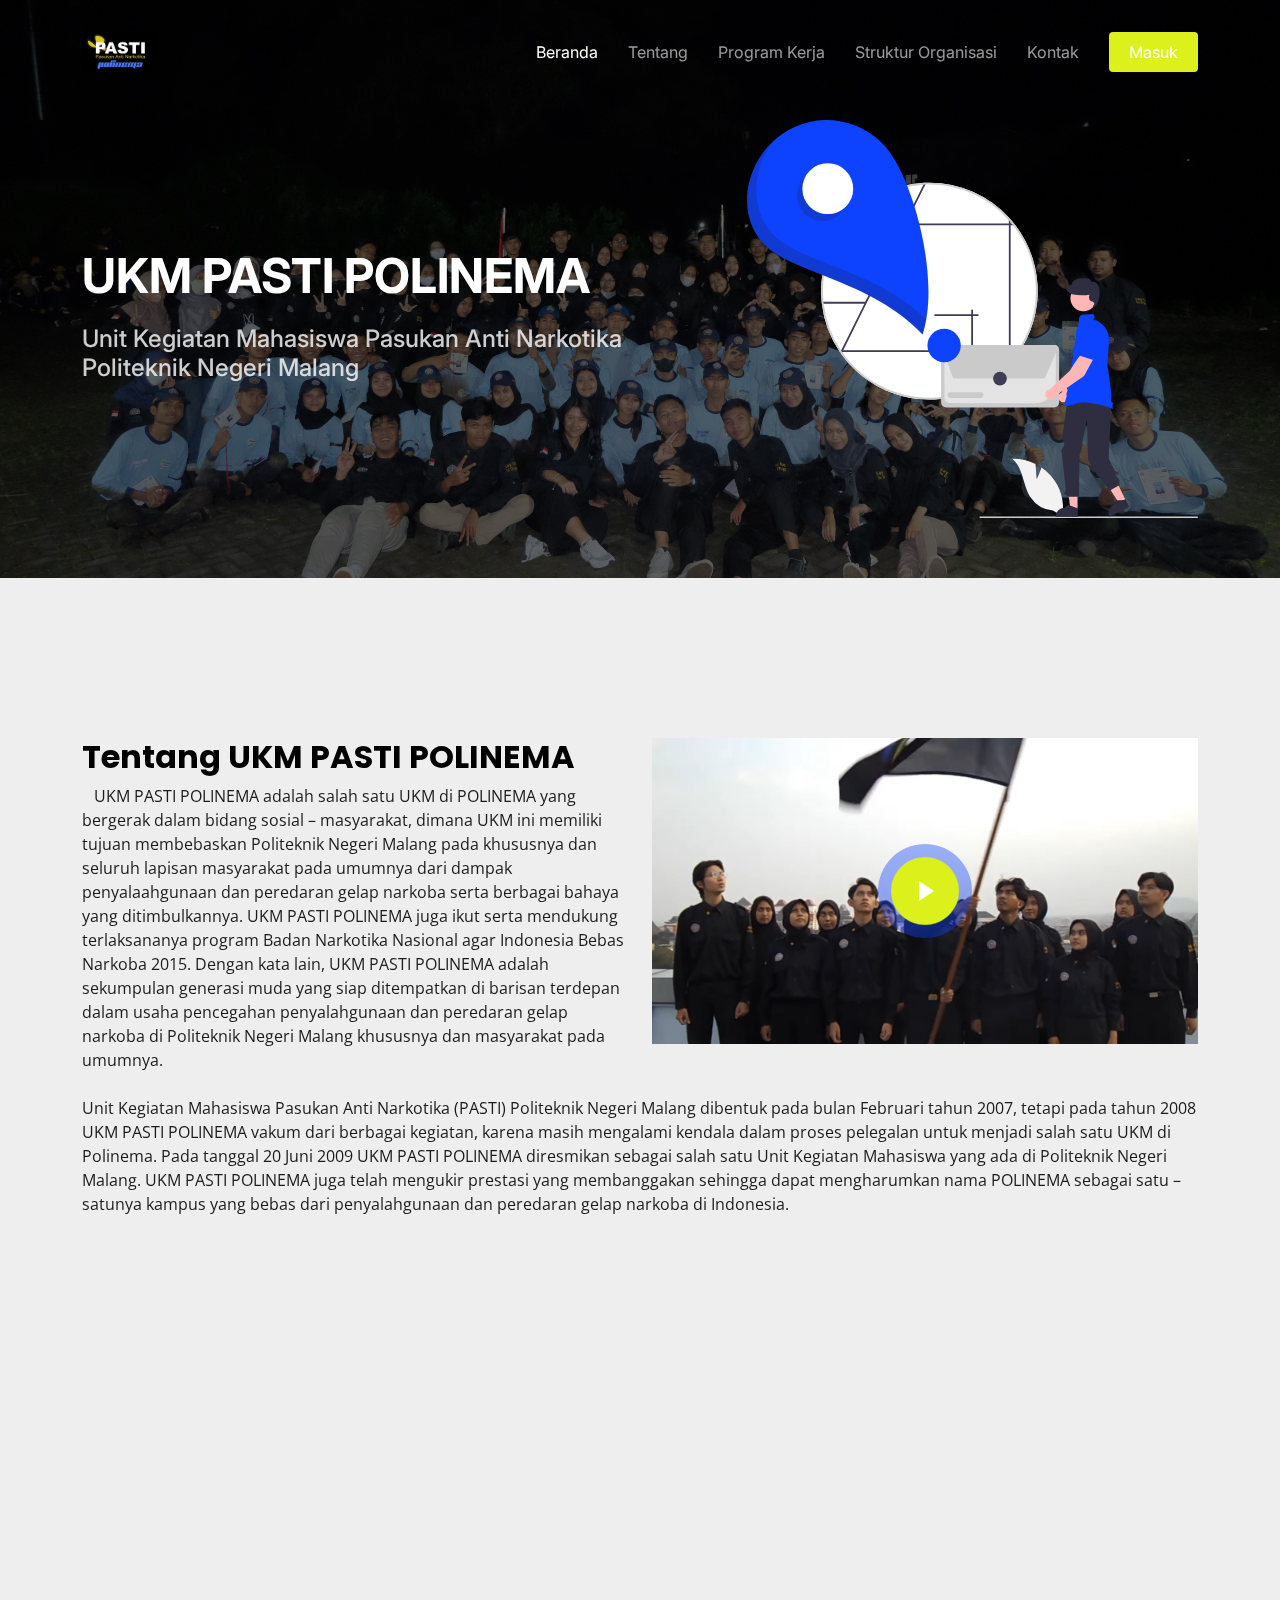
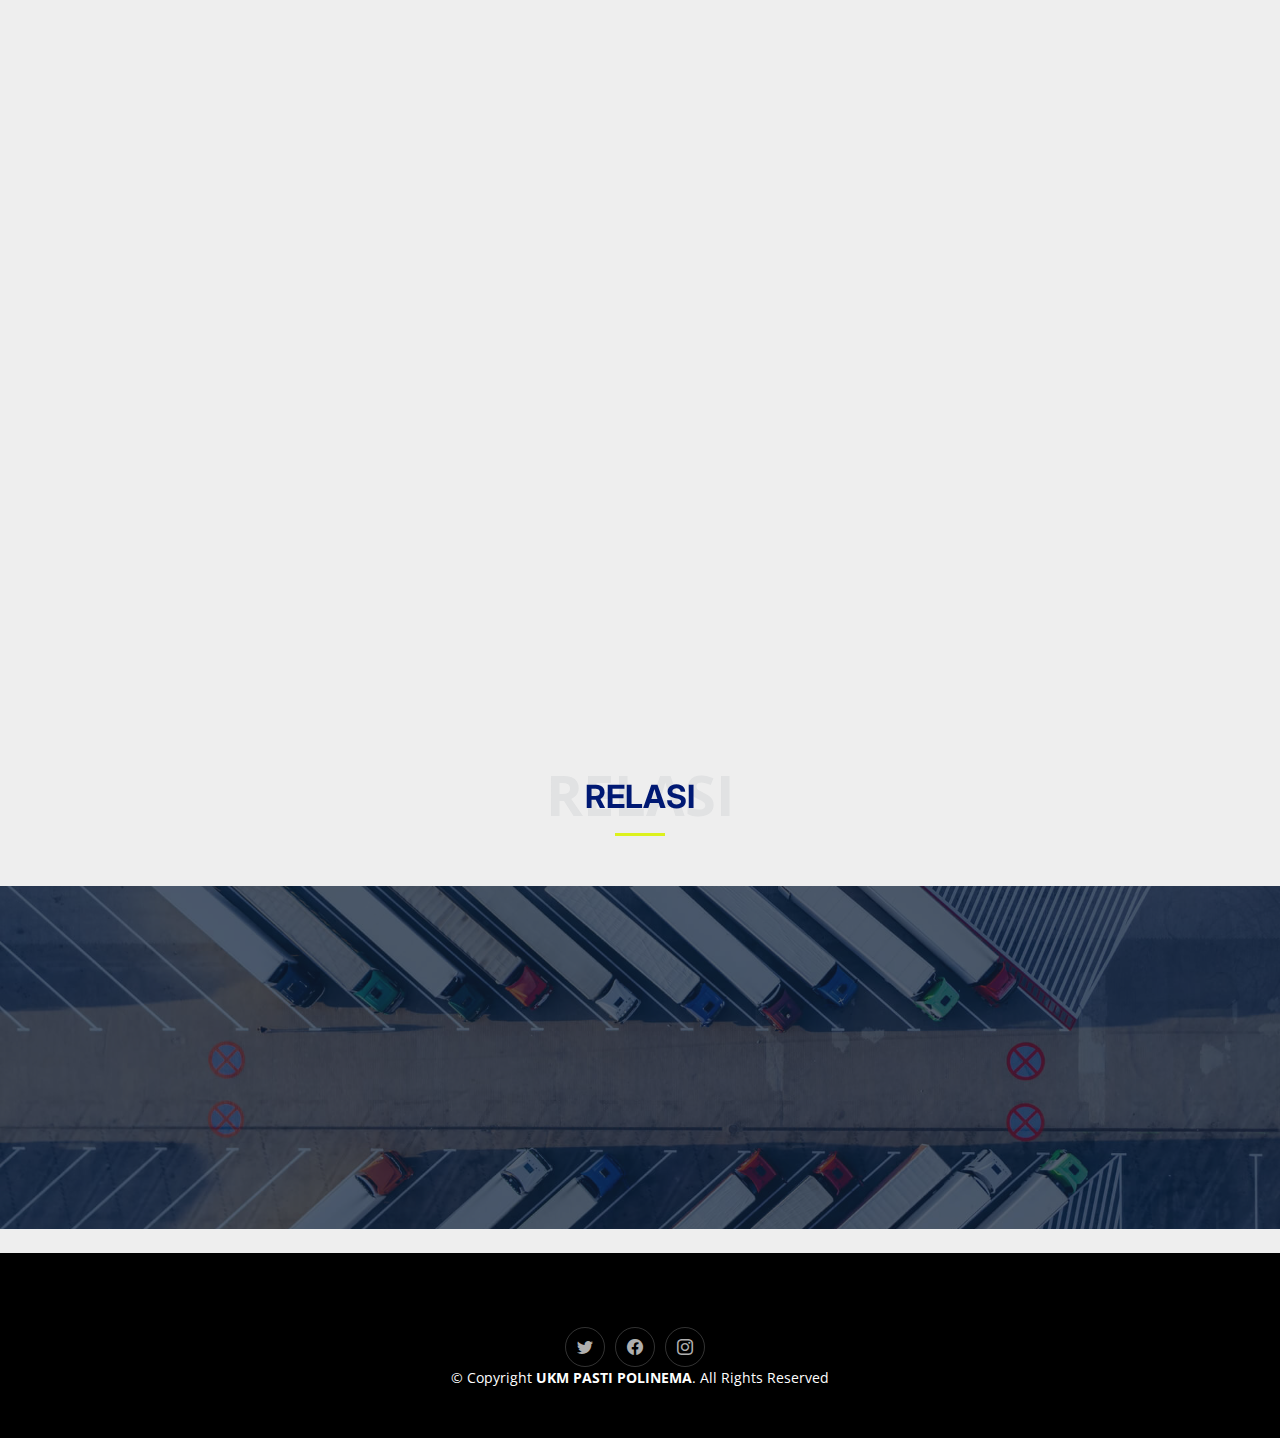
<file: public/guest/index.html>
<!DOCTYPE html>
<html lang="en">
  <head>
    <meta charset="utf-8" />
    <meta content="width=device-width, initial-scale=1.0" name="viewport" />

    <title>Logis Bootstrap Template - Index</title>
    <meta content="" name="description" />
    <meta content="" name="keywords" />

    <!-- Favicons -->
    <link href="assets/img/favicon.png" rel="icon" />
    <link href="assets/img/apple-touch-icon.png" rel="apple-touch-icon" />

    <!-- Google Fonts -->
    <link rel="preconnect" href="https://fonts.googleapis.com" />
    <link rel="preconnect" href="https://fonts.gstatic.com" crossorigin />
    <link
      href="https://fonts.googleapis.com/css2?family=Open+Sans:ital,wght@0,300;0,400;0,500;0,600;0,700;1,300;1,400;1,600;1,700&family=Poppins:ital,wght@0,300;0,400;0,500;0,600;0,700;1,300;1,400;1,500;1,600;1,700&family=Inter:ital,wght@0,300;0,400;0,500;0,600;0,700;1,300;1,400;1,500;1,600;1,700&display=swap"
      rel="stylesheet"
    />

    <!-- Vendor CSS Files -->
    <link href="assets/vendor/bootstrap/css/bootstrap.min.css" rel="stylesheet" />
    <link href="assets/vendor/bootstrap-icons/bootstrap-icons.css" rel="stylesheet" />
    <link href="assets/vendor/fontawesome-free/css/all.min.css" rel="stylesheet" />
    <link href="assets/vendor/glightbox/css/glightbox.min.css" rel="stylesheet" />
    <link href="assets/vendor/swiper/swiper-bundle.min.css" rel="stylesheet" />
    <link href="assets/vendor/aos/aos.css" rel="stylesheet" />

    <!-- Template Main CSS File -->
    <link href="assets/css/main.css" rel="stylesheet" />

    <!-- =======================================================
  * Template Name: Logis - v1.3.0
  * Template URL: https://bootstrapmade.com/logis-bootstrap-logistics-website-template/
  * Author: BootstrapMade.com
  * License: https://bootstrapmade.com/license/
  ======================================================== -->
  </head>

  <body>
    <!-- ======= Header ======= -->
    <header id="header" class="header d-flex align-items-center fixed-top">
      <div class="container-fluid container-xl d-flex align-items-center justify-content-between">
        <a href="index.html" class="logo d-flex align-items-center">
          <img src="assets/img/logo pasti.jpg" alt="" />
        </a>

        <i class="mobile-nav-toggle mobile-nav-show bi bi-list"></i>
        <i class="mobile-nav-toggle mobile-nav-hide d-none bi bi-x"></i>
        <nav id="navbar" class="navbar">
          <ul>
            <li><a href="index.html" class="active">Beranda</a></li>
            <li><a href="tentang.html">Tentang</a></li>
            <li><a href="proker.html">Program Kerja</a></li>
            <li><a href="struktur.html">Struktur Organisasi</a></li>
            <li><a href="kontak.html">Kontak</a></li>
            <li><a class="get-a-quote" href="get-a-quote.html">Masuk</a></li>
          </ul>
        </nav>
        <!-- .navbar -->
      </div>
    </header>
    <!-- End Header -->

    <!-- ======= Hero Section ======= -->
    <section id="hero" class="hero d-flex align-items-center">
      <div class="container">
        <div class="row gy-4 d-flex justify-content-between">
          <div class="col-lg-6 order-2 order-lg-1 d-flex flex-column justify-content-center">
            <h2 data-aos="fade-up">UKM PASTI POLINEMA</h2>
            <h4 data-aos="fade-up" data-aos-delay="100">Unit Kegiatan Mahasiswa Pasukan Anti Narkotika Politeknik Negeri Malang</h4>
          </div>

          <div class="col-lg-5 order-1 order-lg-2 hero-img" data-aos="zoom-out">
            <img src="assets/img/hero-img.svg" class="img-fluid mb-3 mb-lg-0" alt="" />
          </div>
        </div>
      </div>
    </section>
    <!-- End Hero Section -->

    <main id="main">
      <!-- ======= Featured Services Section ======= -->
      <section id="featured-services" class="featured-services">
        <div class="container"></div>
      </section>
      <!-- End Featured Services Section -->

      <!-- ======= About Us Section ======= -->
      <section id="about" class="about pt-0">
        <div class="container" data-aos="fade-up">
          <div class="row gy-4">
            <div class="col-lg-6 position-relative align-self-start order-lg-last order-first">
              <img src="assets/img/about.png" class="img-fluid" alt="" />
              <a href="https://youtu.be/3qfT2xBV-n0" class="glightbox play-btn"></a>
            </div>
            <div class="col-lg-6 content order-last order-lg-first">
              <h3>Tentang UKM PASTI POLINEMA</h3>
              <p>
                &ensp; UKM PASTI POLINEMA adalah salah satu UKM di POLINEMA yang bergerak dalam bidang sosial – masyarakat, dimana UKM ini memiliki tujuan membebaskan Politeknik Negeri Malang pada khususnya dan seluruh lapisan masyarakat
                pada umumnya dari dampak penyalaahgunaan dan peredaran gelap narkoba serta berbagai bahaya yang ditimbulkannya. UKM PASTI POLINEMA juga ikut serta mendukung terlaksananya program Badan Narkotika Nasional agar Indonesia Bebas
                Narkoba 2015. Dengan kata lain, UKM PASTI POLINEMA adalah sekumpulan generasi muda yang siap ditempatkan di barisan terdepan dalam usaha pencegahan penyalahgunaan dan peredaran gelap narkoba di Politeknik Negeri Malang
                khususnya dan masyarakat pada umumnya.
              </p>
            </div>
          </div>
          <p>
            <br />
            Unit Kegiatan Mahasiswa Pasukan Anti Narkotika (PASTI) Politeknik Negeri Malang dibentuk pada bulan Februari tahun 2007, tetapi pada tahun 2008 UKM PASTI POLINEMA vakum dari berbagai kegiatan, karena masih mengalami kendala
            dalam proses pelegalan untuk menjadi salah satu UKM di Polinema. Pada tanggal 20 Juni 2009 UKM PASTI POLINEMA diresmikan sebagai salah satu Unit Kegiatan Mahasiswa yang ada di Politeknik Negeri Malang. UKM PASTI POLINEMA juga
            telah mengukir prestasi yang membanggakan sehingga dapat mengharumkan nama POLINEMA sebagai satu – satunya kampus yang bebas dari penyalahgunaan dan peredaran gelap narkoba di Indonesia.
          </p>
        </div>
      </section>
      <!-- End About Us Section -->

      <!-- ======= PROKER ======= -->
      <section id="service" class="services pt-0">
        <div class="container" data-aos="fade-up">
          <div class="section-header">
            <span>PROGRAM KERJA</span>
            <h2>PROGRAM KERJA</h2>
          </div>

          <div class="row gy-4">
            <div class="col-lg-4 col-md-6" data-aos="fade-up" data-aos-delay="100">
              <div class="card">
                <div class="card-img">
                  <img src="assets/img/logo pasti.jpg" alt="" class="img-fluid" />
                </div>
                <h3><a href="proker.html" class="stretched-link">Malam Keakraban</a></h3>
                <p>Cumque eos in qui numquam. Aut aspernatur perferendis sed atque quia voluptas quisquam repellendus temporibus itaqueofficiis odit</p>
              </div>
            </div>
            <!-- End Card Item -->

            <div class="col-lg-4 col-md-6" data-aos="fade-up" data-aos-delay="200">
              <div class="card">
                <div class="card-img">
                  <img src="assets/img/logo pasti.jpg" alt="" class="img-fluid" />
                </div>
                <h3><a href="proker.html" class="stretched-link">Penyuluhan</a></h3>
                <p>Asperiores provident dolor accusamus pariatur dolore nam id audantium ut et iure incidunt molestiae dolor ipsam ducimus occaecati nisi</p>
              </div>
            </div>
            <!-- End Card Item -->

            <div class="col-lg-4 col-md-6" data-aos="fade-up" data-aos-delay="300">
              <div class="card">
                <div class="card-img">
                  <img src="assets/img/logo pasti.jpg" alt="" class="img-fluid" />
                </div>
                <h3><a href="proker.html" class="stretched-link">Expo Kelembagaan</a></h3>
                <p>Dicta quam similique quia architecto eos nisi aut ratione aut ipsum reiciendis sit doloremque oluptatem aut et molestiae ut et nihil</p>
              </div>
            </div>
            <!-- End Card Item -->

            <div class="col-lg-4 col-md-6" data-aos="fade-up" data-aos-delay="400">
              <div class="card">
                <div class="card-img">
                  <img src="assets/img/logo pasti.jpg" alt="" class="img-fluid" />
                </div>
                <h3><a href="proker.html" class="stretched-link">Open Recruitment</a></h3>
                <p>Dicta quam similique quia architecto eos nisi aut ratione aut ipsum reiciendis sit doloremque oluptatem aut et molestiae ut et nihil</p>
              </div>
            </div>
            <!-- End Card Item -->

            <div class="col-lg-4 col-md-6" data-aos="fade-up" data-aos-delay="500">
              <div class="card">
                <div class="card-img">
                  <img src="assets/img/logo pasti.jpg" alt="" class="img-fluid" />
                </div>
                <h3><a href="proker.html" class="stretched-link">Hari Anti Narkotika Internasional</a></h3>
                <p>Illo consequuntur quisquam delectus praesentium modi dignissimos facere vel cum onsequuntur maiores beatae consequatur magni voluptates</p>
              </div>
            </div>
            <!-- End Card Item -->

            <div class="col-lg-4 col-md-6" data-aos="fade-up" data-aos-delay="600">
              <div class="card">
                <div class="card-img">
                  <img src="assets/img/logo pasti.jpg" alt="" class="img-fluid" />
                </div>
                <h3><a href="proker.html" class="stretched-link">Musyawarah Kerja</a></h3>
                <p>Quas assumenda non occaecati molestiae. In aut earum sed natus eatae in vero. Ab modi quisquam aut nostrum unde et qui est non quo nulla</p>
              </div>
            </div>
            <!-- End Card Item -->
          </div>
          <a href="proker.html">Selengkapnya<i class="bi bi-arrow-right-short"></i></a>
        </div>
      </section>
      <!-- End PROKER -->

      <!-- ======= RELASI ======= -->
      <div class="section-header">
        <span>RELASI</span>
        <h2>RELASI</h2>
      </div>
      <section id="testimonials" class="testimonials">
        <div class="container">
          <div class="slides-1 swiper" data-aos="fade-up">
            <div class="swiper-wrapper">
              <div class="swiper-slide">
                <div class="testimonial-item" style="word-spacing: 6em;">
                  <img src="assets/img/testimonials/LOGO_GESANK.png" class="testimonial-img" alt="" />
                  <img src="assets/img/testimonials/LOGO_GESANK.png" class="testimonial-img" alt="" />
                  <img src="assets/img/testimonials/LOGO_GESANK.png" class="testimonial-img" alt="" />
                  <img src="assets/img/testimonials/LOGO_GESANK.png" class="testimonial-img" alt="" />
                </div>
                <div class="testimonial-item">
                  <h3>UKM GERMAN &emsp;&emsp;&emsp; UKM GERMAN &emsp;&emsp;&emsp; UKM GERMAN &emsp;&emsp;&emsp; UKM GERMAN</h3>
                </div>
              </div>
              <!-- End testimonial item -->

              <div class="swiper-slide">
                <div class="testimonial-item" style="word-spacing: 6em;">
                  <img src="assets/img/testimonials/LOGO_GESANK.png" class="testimonial-img" alt="" />
                  <img src="assets/img/testimonials/LOGO_GESANK.png" class="testimonial-img" alt="" />
                  <img src="assets/img/testimonials/LOGO_GESANK.png" class="testimonial-img" alt="" />
                  <img src="assets/img/testimonials/LOGO_GESANK.png" class="testimonial-img" alt="" />
                </div>
                <div class="testimonial-item">
                  <h3>UKM GERMAN &emsp;&emsp;&emsp; UKM GERMAN &emsp;&emsp;&emsp; UKM GERMAN &emsp;&emsp;&emsp; UKM GERMAN</h3>
                </div>
              </div>
              <!-- End testimonial item -->

              <div class="swiper-slide">
                <div class="testimonial-item" style="word-spacing: 6em;">
                  <img src="assets/img/testimonials/LOGO_GESANK.png" class="testimonial-img" alt="" />
                  <img src="assets/img/testimonials/LOGO_GESANK.png" class="testimonial-img" alt="" />
                  <img src="assets/img/testimonials/LOGO_GESANK.png" class="testimonial-img" alt="" />
                  <img src="assets/img/testimonials/LOGO_GESANK.png" class="testimonial-img" alt="" />
                </div>
                <div class="testimonial-item">
                  <h3>UKM GERMAN &emsp;&emsp;&emsp; UKM GERMAN &emsp;&emsp;&emsp; UKM GERMAN &emsp;&emsp;&emsp; UKM GERMAN</h3>
                </div>
              </div>
              <!-- End testimonial item -->

              <div class="swiper-slide">
                <div class="testimonial-item" style="word-spacing: 6em;">
                  <img src="assets/img/testimonials/LOGO_GESANK.png" class="testimonial-img" alt="" />
                  <img src="assets/img/testimonials/LOGO_GESANK.png" class="testimonial-img" alt="" />
                  <img src="assets/img/testimonials/LOGO_GESANK.png" class="testimonial-img" alt="" />
                  <img src="assets/img/testimonials/LOGO_GESANK.png" class="testimonial-img" alt="" />
                </div>
                <div class="testimonial-item">
                  <h3>UKM GERMAN &emsp;&emsp;&emsp; UKM GERMAN &emsp;&emsp;&emsp; UKM GERMAN &emsp;&emsp;&emsp; UKM GERMAN</h3>
                </div>
              </div>
              <!-- End testimonial item -->

            </div>
            <div class="swiper-pagination"></div>
          </div>
        </div>
      </section>
      <br>
      <!-- End RELASI -->
    </main>
    <!-- End #main -->

    <!-- ======= Footer ======= -->
    <footer id="footer" class="footer">
      <div class="container mt-4">
        <div class="copyright">
          <div class="social-links d-flex justify-content-center">
            <a href="https://www.instagram.com/pastipolinema/" class="twitter"><i class="bi bi-twitter"></i></a>
            <a href="https://www.facebook.com/UkmPastiPolinema/" class="facebook"><i class="bi bi-facebook"></i></a>
            <a href="https://twitter.com/PastiPolinema" class="instagram"><i class="bi bi-instagram"></i></a>
          </div>
          &copy; Copyright <strong><span>UKM PASTI POLINEMA</span></strong
          >. All Rights Reserved
        </div>
      </div>
    </footer>
    <!-- End Footer -->

    <a href="#" class="scroll-top d-flex align-items-center justify-content-center"><i class="bi bi-arrow-up-short"></i></a>

    <div id="preloader"></div>

    <!-- Vendor JS Files -->
    <script src="assets/vendor/bootstrap/js/bootstrap.bundle.min.js"></script>
    <script src="assets/vendor/purecounter/purecounter_vanilla.js"></script>
    <script src="assets/vendor/glightbox/js/glightbox.min.js"></script>
    <script src="assets/vendor/swiper/swiper-bundle.min.js"></script>
    <script src="assets/vendor/aos/aos.js"></script>
    <script src="assets/vendor/php-email-form/validate.js"></script>

    <!-- Template Main JS File -->
    <script src="assets/js/main.js"></script>
  </body>
</html>
</file>
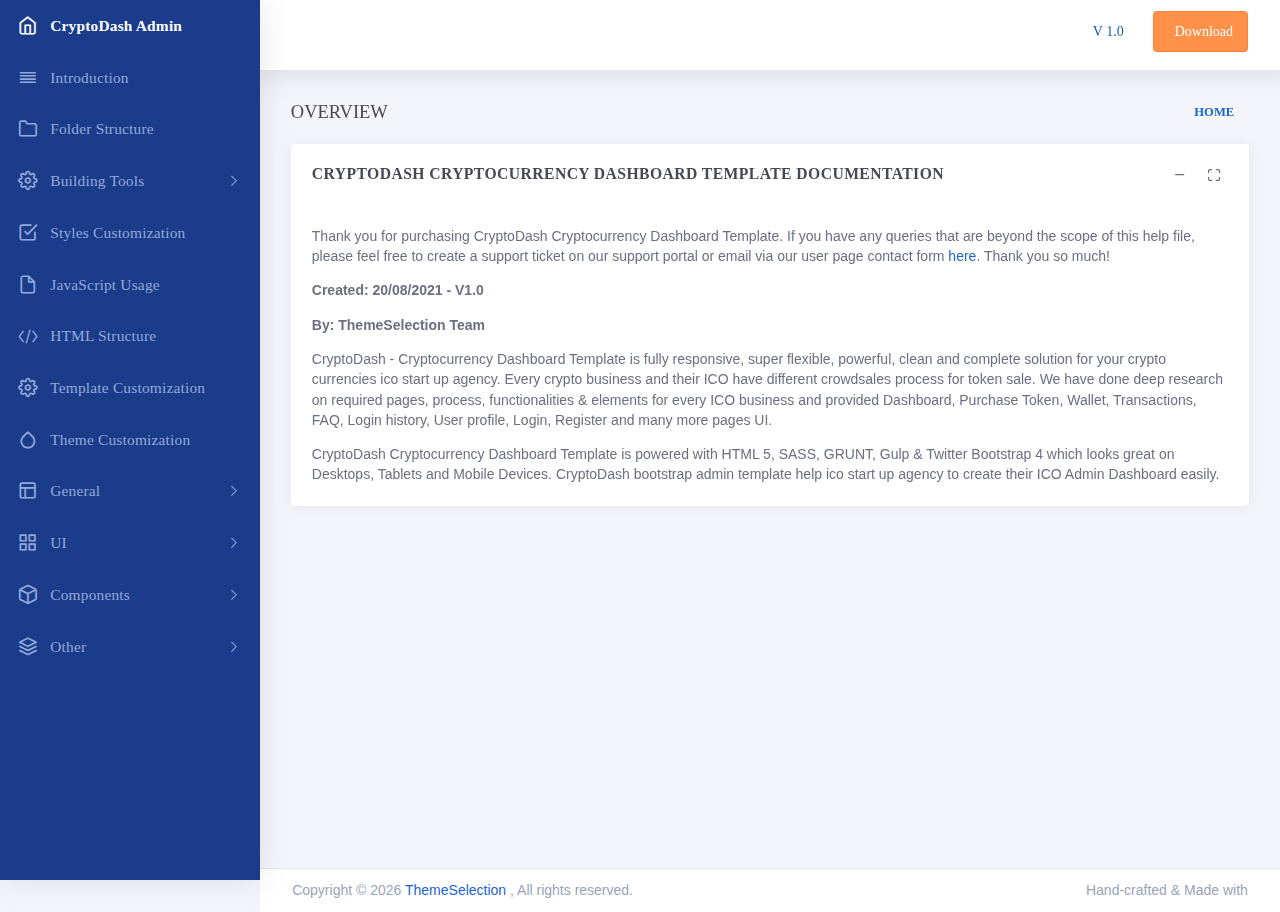
<file: public/assets/documentation/index.html>
<!-- - var navbarCustom = "fixed-top navbar-semi-dark navbar-shadow"--><!DOCTYPE html>
<html class="loading" lang="en" data-textdirection="ltr">
  <head>
    <meta http-equiv="Content-Type" content="text/html; charset=UTF-8">
    <meta http-equiv="X-UA-Compatible" content="IE=edge">
    <meta name="viewport" content="width=device-width, initial-scale=1.0, user-scalable=0, minimal-ui">
    <meta name="description" content="CryptoDash Admin is super flexible, powerful, clean &amp; modern responsive bootstrap 4 admin template with unlimited possibilities.">
    <meta name="keywords" content="admin template, CryptoDash Cryptocurrency Dashboard Template, dashboard template, flat admin template, responsive admin template, web app">
    <meta name="author" content="ThemeSelection">
    <title>Overview - CryptoDash Cryptocurrency Dashboard Template</title>
    <link rel="apple-touch-icon" sizes="60x60" href="../app-assets/images/ico/apple-icon-60.png">
    <link rel="apple-touch-icon" sizes="76x76" href="../app-assets/images/ico/apple-icon-76.png">
    <link rel="apple-touch-icon" sizes="120x120" href="../app-assets/images/ico/apple-icon-120.png">
    <link rel="apple-touch-icon" sizes="152x152" href="../app-assets/images/ico/apple-icon-152.png">
    <link rel="shortcut icon" type="image/x-icon" href="../app-assets/images/ico/favicon.ico">
    <link rel="shortcut icon" type="image/png" href="../app-assets/images/ico/favicon-32.png">
    <link href="https://fonts.googleapis.com/css?family=Open+Sans:300,300i,400,400i,600,600i,700,700i|Quicksand:300,400,500,700" rel="stylesheet">
    <link href="https://maxcdn.icons8.com/fonts/line-awesome/1.1/css/line-awesome.min.css" rel="stylesheet">
    <meta name="apple-mobile-web-app-capable" content="yes">
    <meta name="apple-touch-fullscreen" content="yes">
    <meta name="apple-mobile-web-app-status-bar-style" content="default">
    <!-- BEGIN VENDOR CSS-->
    <link rel="stylesheet" type="text/css" href="../app-assets/css/vendors.css">
    <!-- END VENDOR CSS-->
    <!-- BEGIN MODERN CSS-->
    <link rel="stylesheet" type="text/css" href="../app-assets/css/app.css">
    <!-- END MODERN CSS-->
    <!-- BEGIN Page Level CSS-->
    <link rel="stylesheet" type="text/css" href="../app-assets/css/core/menu/menu-types/vertical-menu.css">
    <link rel="stylesheet" type="text/css" href="../app-assets/css/core/menu/menu-types/vertical-overlay-menu.css">
    <link rel="stylesheet" type="text/css" href="../app-assets/vendors/css/documentation.css">
    <!-- END Page Level CSS-->
    <!-- BEGIN Custom CSS-->
    <link rel="stylesheet" type="text/css" href="../assets/css/style.css">
    <!-- END Custom CSS-->
  </head>
  <body class="vertical-layout vertical-menu 2-columns  fixed-navbar" data-open="click" data-menu="vertical-menu" data-col="2-columns">

    <!-- fixed-top-->
    <nav class="header-navbar navbar-expand-md navbar navbar-with-menu fixed-top navbar-semi-dark navbar-shadow">
      <div class="navbar-wrapper">
        <div class="navbar-header">
          <ul class="nav navbar-nav">
            <li class="nav-item mobile-menu d-md-none float-left"><a class="nav-link nav-menu-main menu-toggle hidden-xs"><i class="la la-navicon font-large-1"></i></a></li>
            <li class="nav-item"><a class="navbar-brand" href="index.html"><img class="brand-logo" alt="CryptoDash admin logo" src="../app-assets/images/logo/logo.png">
                <h3 class="brand-text">CryptoDash</h3></a></li>
            <li class="nav-item d-md-none float-right"><a class="nav-link open-navbar-container" data-toggle="collapse" data-target="#navbar-mobile"><i class="la la-ellipsis-v pe-2x fa-rotate-90"></i></a></li>
          </ul>
        </div>
        <div class="navbar-container content">
          <div class="collapse navbar-collapse" id="navbar-mobile">       
            <ul class="nav navbar-nav mr-auto">
              <li class="nav-item d-none d-md-block"></li>
            </ul>
            <ul class="nav navbar-nav float-right">
              <li class="nav-item"><a class="btn btn-link btn-doc-header" href="#"> V 1.0</a></li>
              <li class="nav-item"><a class="btn btn-warning btn-doc-header" href="https://themeselection.com/products/cryptodash-free-cryptocurrency-dashboard-template"><i class="icon-bag3"></i> Download</a></li>
            </ul>
          </div>
        </div>
      </div>
    </nav>

    <!-- ////////////////////////////////////////////////////////////////////////////-->


    <div class="main-menu menu-fixed menu-dark menu-accordion menu-shadow" data-scroll-to-active="true">
      <div class="main-menu-content menu-accordion">
        <ul class="navigation navigation-main" id="main-menu-navigation" data-menu="menu-navigation">
          <li class="active"><a href="index.html"><i class="ft-home"></i><span class="menu-title" data-i18n="">CryptoDash Admin</span></a>
          </li>
          <li class=" nav-item"><a href="documentation-introduction.html"><i class="ft-align-justify"></i><span class="menu-title" data-i18n="">Introduction</span></a>
          </li>
          <li class=" nav-item"><a href="documentation-folder-structure.html"><i class="ft-folder"></i><span class="menu-title" data-i18n="">Folder Structure</span></a>
          </li>
          <li class=" nav-item"><a href="#"><i class="ft-settings"></i><span class="menu-title" data-i18n="">Building Tools</span></a>
            <ul class="menu-content">
              <li><a class="menu-item" href="documentation-grunt.html">Grunt</a>
              </li>
              <li><a class="menu-item" href="documentation-gulp.html">Gulp</a>
              </li>
            </ul>
          </li>
          <li class=" nav-item"><a href="documentation-styles-customization.html"><i class="ft-check-square"></i><span class="menu-title" data-i18n="">Styles Customization</span></a>
          </li>
          <li class=" nav-item"><a href="documentation-javascript-usage.html"><i class="ft-file"></i><span class="menu-title" data-i18n="">JavaScript Usage</span></a>
          </li>
          <li class=" nav-item"><a href="documentation-html-structure.html"><i class="la la-code"></i><span class="menu-title" data-i18n="">HTML Structure</span></a>
          </li>
          <li class=" nav-item"><a href="documentation-template-customization.html"><i class="ft-settings"></i><span class="menu-title" data-i18n="">Template Customization</span></a>
          </li>
          <li class=" nav-item"><a href="documentation-color-customization.html"><i class="ft-droplet"></i><span class="menu-title" data-i18n="">Theme Customization</span></a>
          </li>
          <li class=" nav-item"><a href="#"><i class="ft-layout"></i><span class="menu-title" data-i18n="">General</span></a>
            <ul class="menu-content">
              <li><a class="menu-item" href="#">Layouts</a>
                <ul class="menu-content">
                  <li><a class="menu-item" href="#">Page Layouts</a>
                    <ul class="menu-content">
                      <li><a class="menu-item" href="documentation-page-layouts.html">1 Column</a>
                      </li>
                      <li><a class="menu-item" href="documentation-2-columns.html">2 Column</a>
                      </li>
                      <li><a class="menu-item" href="documentation-fixed-navbar.html"> Fixed Navbar</a>
                      </li>
                      <li><a class="menu-item" href="documentation-fixed-navigation.html"> Fixed Navigation</a>
                      </li>
                      <li><a class="menu-item" href="documentation-fixed-navbar-navigation.html"> Fixed Navbar &amp; Navigation</a>
                      </li>
                      <li><a class="menu-item" href="documentation-fixed-navbar-footer.html"> Fixed Navbar &amp; Footer</a>
                      </li>
                      <li><a class="menu-item" href="documentation-fixed-layout.html"> Fixed Layout</a>
                      </li>
                      <li><a class="menu-item" href="documentation-boxed-layout.html"> Boxed Layout</a>
                      </li>
                      <li><a class="menu-item" href="documentation-static-layout.html"> Static Layout</a>
                      </li>
                    </ul>
                  </li>
                  <li><a class="menu-item" href="documentation-navbars.html">Navbars</a>
                  </li>
                  <li><a class="menu-item" href="documentation-vertical-nav.html">Vertical Nav</a>
                  </li>
                  <li><a class="menu-item" href="documentation-footer.html">Footer</a>
                  </li>
                </ul>
              </li>
            </ul>
          </li>
          <li class=" nav-item"><a href="#"><i class="ft-grid"></i><span class="menu-title" data-i18n="">UI</span></a>
            <ul class="menu-content">
              <li><a class="menu-item" href="documentation-content.html">Content</a>
              </li>
              <li><a class="menu-item" href="documentation-card.html">Cards</a>
              </li>
              <li><a class="menu-item" href="#">Color Palette</a>
                <ul class="menu-content">
                  <li><a class="menu-item" href="documentation-color-primary.html">Primary Color</a>
                  </li>
                  <li><a class="menu-item" href="documentation-color-danger.html">Danger Color</a>
                  </li>
                  <li><a class="menu-item" href="documentation-color-success.html">Success Color</a>
                  </li>
                  <li><a class="menu-item" href="documentation-color-warning.html">Warning Color</a>
                  </li>
                  <li><a class="menu-item" href="documentation-color-info.html">Info Color</a>
                  </li>
                  <li><a class="menu-item" href="documentation-color-red.html">Red Color</a>
                  </li>
                  <li><a class="menu-item" href="documentation-color-pink.html">Pink Color</a>
                  </li>
                  <li><a class="menu-item" href="documentation-color-purple.html">Purple Color</a>
                  </li>
                  <li><a class="menu-item" href="documentation-color-blue.html">Blue Color</a>
                  </li>
                  <li><a class="menu-item" href="documentation-color-cyan.html">Cyan Color</a>
                  </li>
                  <li><a class="menu-item" href="documentation-color-teal.html">Teal Color</a>
                  </li>
                  <li><a class="menu-item" href="documentation-color-yellow.html">Yellow Color</a>
                  </li>
                  <li><a class="menu-item" href="documentation-color-amber.html">Amber Color</a>
                  </li>
                  <li><a class="menu-item" href="documentation-color-blue-grey.html">Blue Grey Color</a>
                  </li>
                </ul>
              </li>
              <li><a class="menu-item" href="documentation-icons.html">Icons</a>
              </li>
            </ul>
          </li>
          <li class=" nav-item"><a href="#"><i class="ft-box"></i><span class="menu-title" data-i18n="">Components</span></a>
            <ul class="menu-content">
              <li><a class="menu-item" href="documentation-components.html">Components</a>
              </li>
              <li><a class="menu-item" href="#">Forms</a>
                <ul class="menu-content">
                  <li><a class="menu-item" href="documentation-form-elements.html">Form Elements</a>
                  </li>
                </ul>
              </li>
              <li><a class="menu-item" href="#">Tables</a>
                <ul class="menu-content">
                  <li><a class="menu-item" href="documentation-bootstrap-tables.html">Bootstrap Tables</a>
                  </li>
                </ul>
              </li>
            </ul>
          </li>
          <li class=" nav-item"><a href="#"><i class="ft-layers"></i><span class="menu-title" data-i18n="">Other</span></a>
            <ul class="menu-content">
              <li><a class="menu-item" href="documentation-sources-credits.html">Sources &amp; Credits</a>
              </li>
              <li><a class="menu-item" href="documentation-changelog.html">Changelog</a>
              </li>
              <li><a class="menu-item" href="documentation-notes.html">Notes</a>
              </li>
            </ul>
          </li>
        </ul>
      </div>
    </div>

    <div class="app-content content">
      <div class="content-wrapper">
        <div class="content-header row">
          <div class="content-header-left col-md-6 col-12 mb-1">
            <h4 class="content-header-title">Overview</h4>
          </div>
          <div class="content-header-right breadcrumbs-right breadcrumbs-top col-md-6 col-12">
            <div class="breadcrumb-wrapper col-12">
              <ol class="breadcrumb">
                <li class="breadcrumb-item active"><a href="index.html">Home</a>
                </li>
              </ol>
            </div>
          </div>
        </div>
        <div class="content-body"><!-- Overview -->
<div class="card">
    <div class="card-header">
        <h4 id="basic-forms" class="card-title">CryptoDash Cryptocurrency Dashboard Template Documentation</h4>
        <div class="heading-elements">
            <ul class="list-inline mb-0">
                <li><a data-action="collapse"><i class="ft-minus"></i></a></li>
                <li><a data-action="expand"><i class="ft-maximize"></i></a></li>
            </ul>
        </div>
    </div>
    <div class="card-content" aria-expanded="true">
        <div class="card-body">

			<p class="card-text">Thank you for purchasing CryptoDash Cryptocurrency Dashboard Template. If you have any queries that are beyond the scope of this help file, please feel free to create a support ticket on our support portal or email via our user page contact form <a href="https://themeselection.com/">here</a>. Thank you so much!</p>
			<p><strong>Created: 20/08/2021 - V1.0</strong></p>
			<p><strong>By: ThemeSelection Team</strong></p>

            <p class="card-text">CryptoDash - Cryptocurrency Dashboard Template is fully responsive, super flexible, powerful, clean and complete solution for your crypto currencies ico start up agency. Every crypto business and their ICO have different crowdsales process for token sale. We have done deep research on required pages, process, functionalities & elements for every ICO business and provided Dashboard, Purchase Token, Wallet, Transactions, FAQ, Login history, User profile, Login, Register and many more pages UI.</p>
            
            <p class="card-text">CryptoDash Cryptocurrency Dashboard Template is powered with HTML 5, SASS, GRUNT, Gulp & Twitter Bootstrap 4 which looks great on Desktops, Tablets and Mobile Devices. CryptoDash bootstrap admin template help ico start up agency to create their ICO Admin Dashboard easily.</p>
        </div>
    </div>
</div>



        </div>
      </div>
    </div>
    <!-- ////////////////////////////////////////////////////////////////////////////-->


    <footer class="footer footer-static footer-light navbar-border">
      <p class="clearfix text-muted text-sm-center mb-0 px-2"><span class="float-md-left d-block d-md-inline-block">Copyright  &copy; <script>
          document.write(new Date().getFullYear())
          </script> <a class="text-bold-800 grey darken-2" href="https://themeselection.com/" target="_blank">ThemeSelection </a>, All rights reserved. </span><span class="float-md-right d-block d-md-inline-blockd-none d-lg-block">Hand-crafted & Made with <i class="icon-heart5 pink"></i></span></p>
    </footer>

    <!-- BEGIN VENDOR JS-->
    <script src="../app-assets/vendors/js/vendors.min.js" type="text/javascript"></script>
    <!-- BEGIN VENDOR JS-->
    <!-- BEGIN PAGE VENDOR JS-->
    <!-- END PAGE VENDOR JS-->
    <!-- BEGIN MODERN JS-->
    <script src="../app-assets/js/core/app-menu.js" type="text/javascript"></script>
    <script src="../app-assets/js/core/app.js" type="text/javascript"></script>
    <!-- END MODERN JS-->
    <!-- BEGIN PAGE LEVEL JS-->
    <script src="../app-assets/js/scripts/documentation.js" type="text/javascript"></script>
    <script src="../app-assets/vendors/js/ui/affix.js" type="text/javascript"></script>
    <!-- END PAGE LEVEL JS-->
  </body>
</html>
</file>
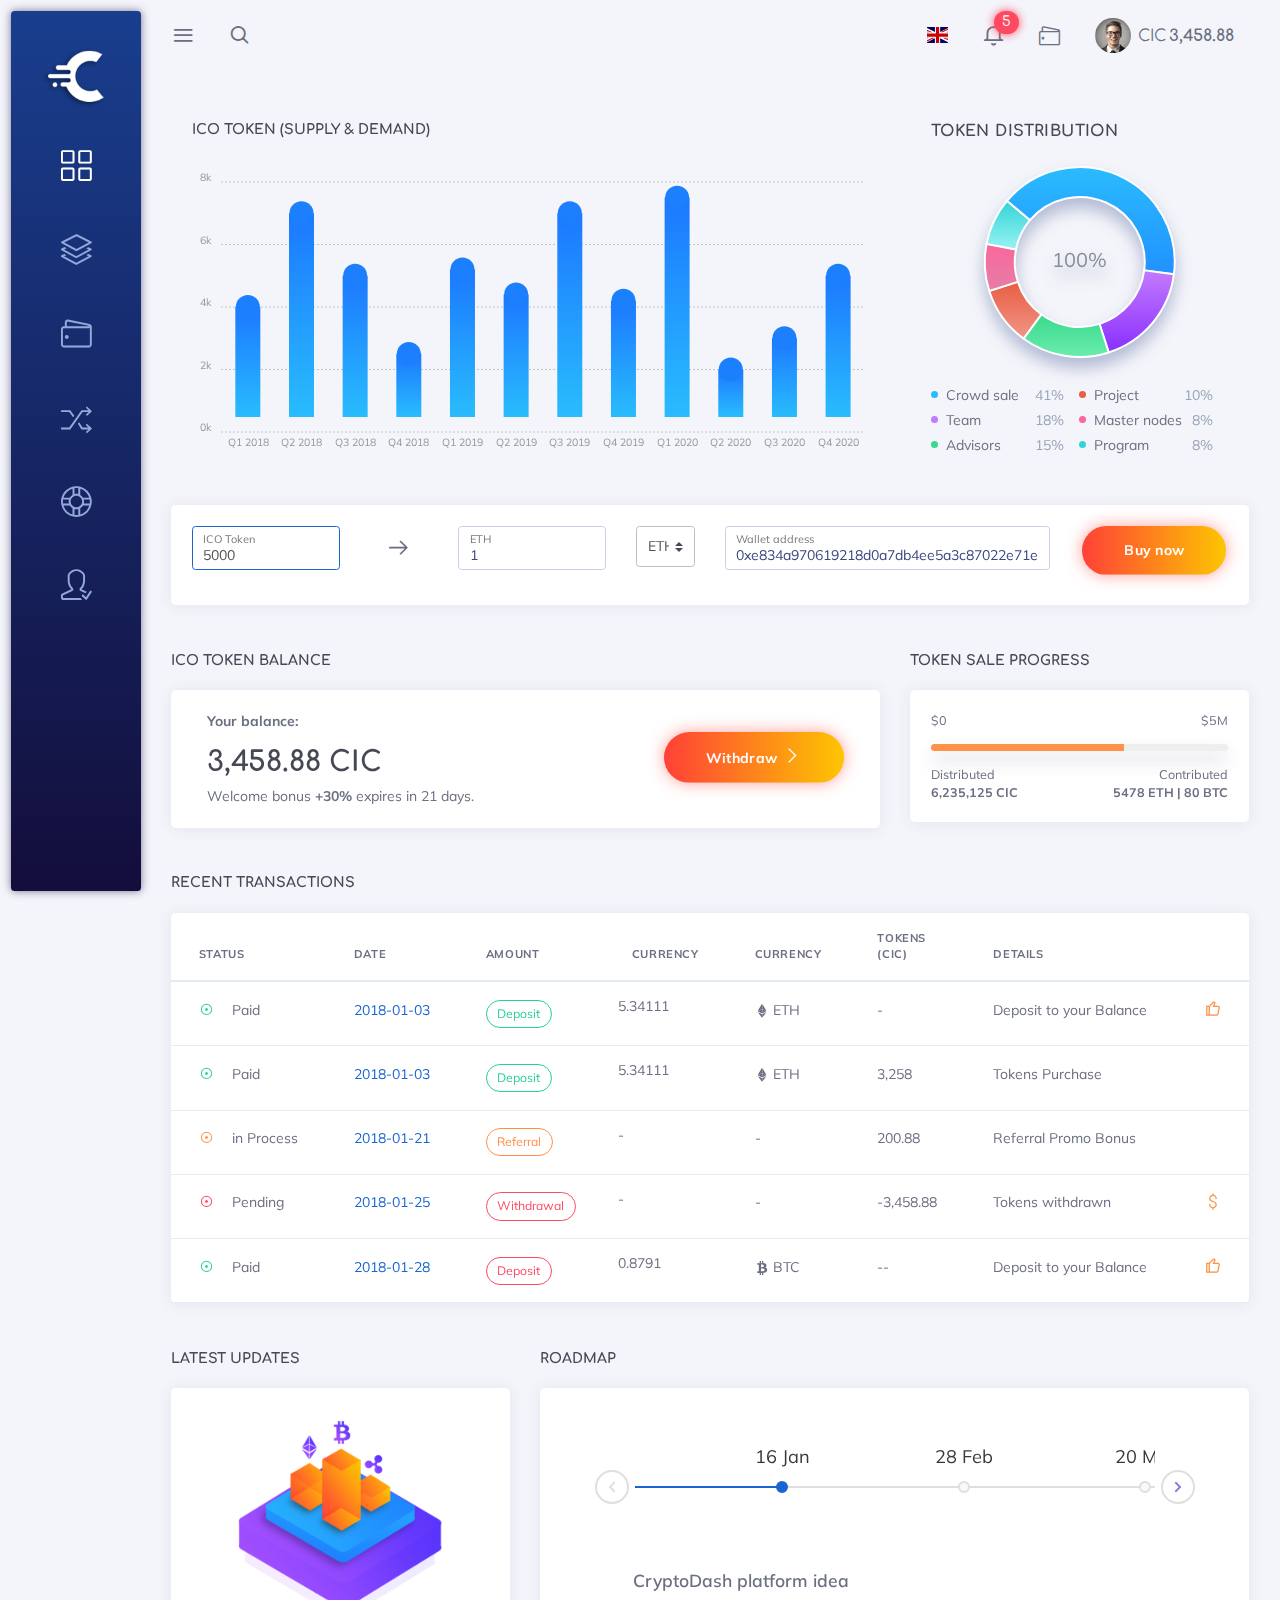
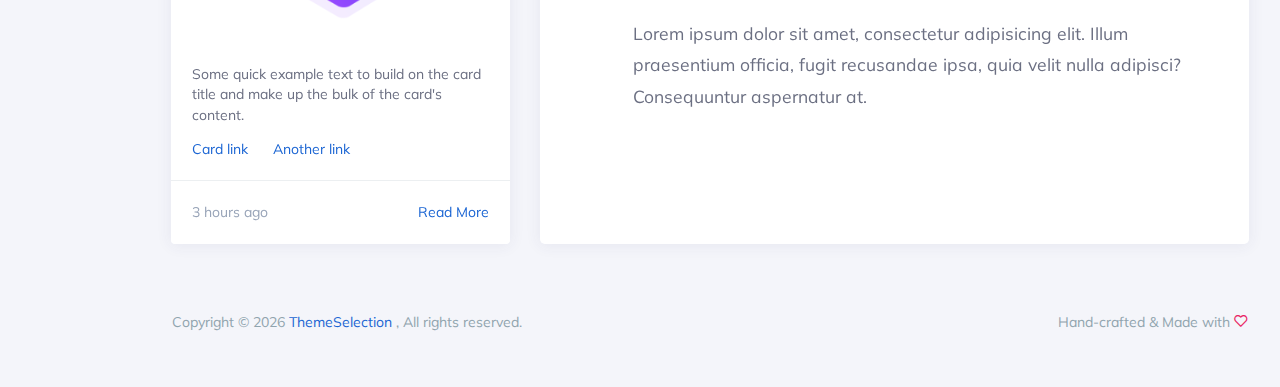
<file: public/assets/html/ltr/vertical-menu/index.html>
<!DOCTYPE html>
<html class="loading" lang="en" data-textdirection="ltr">
  <head>
    <meta http-equiv="Content-Type" content="text/html; charset=UTF-8">
    <meta http-equiv="X-UA-Compatible" content="IE=edge">
    <meta name="viewport" content="width=device-width, initial-scale=1.0, user-scalable=0, minimal-ui">
    <meta name="description" content="CryptoDash admin is super flexible, powerful, clean &amp; modern responsive bootstrap 4 admin template with unlimited possibilities with bitcoin dashboard.">
    <meta name="keywords" content="admin template, CryptoDash Cryptocurrency Dashboard Template, dashboard template, flat admin template, responsive admin template, web app, crypto dashboard, bitcoin dashboard">
    <meta name="author" content="ThemeSelection">
    <title>ICO Dashboard - CryptoDash - Free Cryptocurrency Dashboard Template + Bitcoin Dashboard</title>
    <link rel="apple-touch-icon" href="../../../app-assets/images/ico/apple-icon-120.png">
    <link rel="shortcut icon" type="image/x-icon" href="../../../app-assets/images/ico/favicon.ico">
    <link href="https://fonts.googleapis.com/css?family=Muli:300,300i,400,400i,600,600i,700,700i|Comfortaa:300,400,500,700" rel="stylesheet">
    <!-- BEGIN VENDOR CSS-->
    <link rel="stylesheet" type="text/css" href="../../../app-assets/css/vendors.css">
    <link rel="stylesheet" type="text/css" href="../../../app-assets/vendors/css/charts/chartist.css">
    <link rel="stylesheet" type="text/css" href="../../../app-assets/vendors/css/charts/chartist-plugin-tooltip.css">
    <!-- END VENDOR CSS-->
    <!-- BEGIN MODERN CSS-->
    <link rel="stylesheet" type="text/css" href="../../../app-assets/css/app.css">
    <!-- END MODERN CSS-->
    <!-- BEGIN Page Level CSS-->
    <link rel="stylesheet" type="text/css" href="../../../app-assets/css/core/menu/menu-types/vertical-compact-menu.css">
    <link rel="stylesheet" type="text/css" href="../../../app-assets/vendors/css/cryptocoins/cryptocoins.css">
    <link rel="stylesheet" type="text/css" href="../../../app-assets/css/pages/timeline.css">
    <link rel="stylesheet" type="text/css" href="../../../app-assets/css/pages/dashboard-ico.css">
    <!-- END Page Level CSS-->
    <!-- BEGIN Custom CSS-->
    <link rel="stylesheet" type="text/css" href="../../../assets/css/style.css">
    <!-- END Custom CSS-->
  </head>
  <body class="vertical-layout vertical-compact-menu 2-columns   menu-expanded fixed-navbar" data-open="click" data-menu="vertical-compact-menu" data-col="2-columns">

    <!-- fixed-top-->
    <nav class="header-navbar navbar-expand-md navbar navbar-with-menu navbar-without-dd-arrow fixed-top navbar-light navbar-bg-color">
      <div class="navbar-wrapper">
        <div class="navbar-header d-md-none">
          <ul class="nav navbar-nav flex-row">
            <li class="nav-item mobile-menu d-md-none mr-auto"><a class="nav-link nav-menu-main menu-toggle hidden-xs" href="#"><i class="ft-menu font-large-1"></i></a></li>
            <li class="nav-item d-md-none"><a class="navbar-brand" href="index.html"><img class="brand-logo d-none d-md-block" alt="CryptoDash admin logo" src="../../../app-assets/images/logo/logo.png"><img class="brand-logo d-sm-block d-md-none" alt="CryptoDash admin logo sm" src="../../../app-assets/images/logo/logo-sm.png"></a></li>
            <li class="nav-item d-md-none"><a class="nav-link open-navbar-container" data-toggle="collapse" data-target="#navbar-mobile"><i class="la la-ellipsis-v">   </i></a></li>
          </ul>
        </div>
        <div class="navbar-container">
          <div class="collapse navbar-collapse" id="navbar-mobile">
            <ul class="nav navbar-nav mr-auto float-left">
              <li class="nav-item d-none d-md-block"><a class="nav-link nav-menu-main menu-toggle hidden-xs" href="#"><i class="ft-menu">         </i></a></li>
              <li class="nav-item nav-search"><a class="nav-link nav-link-search" href="#"><i class="ficon ft-search"></i></a>
                <div class="search-input">
                  <input class="input" type="text" placeholder="Explore CryptoDash...">
                </div>
              </li>
            </ul>
            <ul class="nav navbar-nav float-right">         
              <li class="dropdown dropdown-language nav-item"><a class="dropdown-toggle nav-link" id="dropdown-flag" href="#" data-toggle="dropdown" aria-haspopup="true" aria-expanded="false"><i class="flag-icon flag-icon-gb"></i><span class="selected-language"></span></a>
                <div class="dropdown-menu" aria-labelledby="dropdown-flag"><a class="dropdown-item" href="#"><i class="flag-icon flag-icon-gb"></i> English</a><a class="dropdown-item" href="#"><i class="flag-icon flag-icon-fr"></i> French</a><a class="dropdown-item" href="#"><i class="flag-icon flag-icon-cn"></i> Chinese</a><a class="dropdown-item" href="#"><i class="flag-icon flag-icon-de"></i> German</a></div>
              </li>
              <li class="dropdown dropdown-notification nav-item"><a class="nav-link nav-link-label" href="#" data-toggle="dropdown"><i class="ficon ft-bell"></i><span class="badge badge-pill badge-default badge-danger badge-default badge-up badge-glow">5</span></a>
                <ul class="dropdown-menu dropdown-menu-media dropdown-menu-right">
                  <li class="dropdown-menu-header">
                    <h6 class="dropdown-header m-0"><span class="grey darken-2">Notifications</span></h6><span class="notification-tag badge badge-default badge-danger float-right m-0">5 New</span>
                  </li>
                  <li class="scrollable-container media-list w-100"><a href="javascript:void(0)">
                      <div class="media">
                        <div class="media-left align-self-center"><i class="ft-plus-square icon-bg-circle bg-cyan"></i></div>
                        <div class="media-body">
                          <h6 class="media-heading">You have new order!</h6>
                          <p class="notification-text font-small-3 text-muted">Lorem ipsum dolor sit amet, consectetuer elit.</p><small>
                            <time class="media-meta text-muted" datetime="2015-06-11T18:29:20+08:00">30 minutes ago</time></small>
                        </div>
                      </div></a><a href="javascript:void(0)">
                      <div class="media">
                        <div class="media-left align-self-center"><i class="ft-download-cloud icon-bg-circle bg-red bg-darken-1"></i></div>
                        <div class="media-body">
                          <h6 class="media-heading red darken-1">99% Server load</h6>
                          <p class="notification-text font-small-3 text-muted">Aliquam tincidunt mauris eu risus.</p><small>
                            <time class="media-meta text-muted" datetime="2015-06-11T18:29:20+08:00">Five hour ago</time></small>
                        </div>
                      </div></a><a href="javascript:void(0)">
                      <div class="media">
                        <div class="media-left align-self-center"><i class="ft-alert-triangle icon-bg-circle bg-yellow bg-darken-3"></i></div>
                        <div class="media-body">
                          <h6 class="media-heading yellow darken-3">Warning notifixation</h6>
                          <p class="notification-text font-small-3 text-muted">Vestibulum auctor dapibus neque.</p><small>
                            <time class="media-meta text-muted" datetime="2015-06-11T18:29:20+08:00">Today</time></small>
                        </div>
                      </div></a><a href="javascript:void(0)">
                      <div class="media">
                        <div class="media-left align-self-center"><i class="ft-check-circle icon-bg-circle bg-cyan"></i></div>
                        <div class="media-body">
                          <h6 class="media-heading">Complete the task</h6><small>
                            <time class="media-meta text-muted" datetime="2015-06-11T18:29:20+08:00">Last week</time></small>
                        </div>
                      </div></a><a href="javascript:void(0)">
                      <div class="media">
                        <div class="media-left align-self-center"><i class="ft-file icon-bg-circle bg-teal"></i></div>
                        <div class="media-body">
                          <h6 class="media-heading">Generate monthly report</h6><small>
                            <time class="media-meta text-muted" datetime="2015-06-11T18:29:20+08:00">Last month</time></small>
                        </div>
                      </div></a></li>
                  <li class="dropdown-menu-footer"><a class="dropdown-item text-muted text-center" href="javascript:void(0)">Read all notifications</a></li>
                </ul>
              </li>
              <li class="dropdown dropdown-notification nav-item"><a class="nav-link nav-link-label" href="wallet.html"><i class="ficon icon-wallet"></i></a></li>
              <li class="dropdown dropdown-user nav-item"><a class="dropdown-toggle nav-link dropdown-user-link" href="#" data-toggle="dropdown">             <span class="avatar avatar-online"><img src="../../../app-assets/images/portrait/small/avatar-s-1.png" alt="avatar"></span><span class="mr-1">CIC<span class="user-name text-bold-700">3,458.88</span></span></a>
                <div class="dropdown-menu dropdown-menu-right">             <a class="dropdown-item" href="account-profile.html"><i class="ft-award"></i>John Doe</a>
                  <div class="dropdown-divider"></div><a class="dropdown-item" href="account-profile.html"><i class="ft-user"></i> Profile</a><a class="dropdown-item" href="wallet.html"><i class="icon-wallet"></i> My Wallet</a><a class="dropdown-item" href="transactions.html"><i class="ft-check-square"></i> Transactions              </a>
                  <div class="dropdown-divider"></div><a class="dropdown-item" href="account-login.html"><i class="ft-power"></i> Logout</a>
                </div>
              </li>
            </ul>
          </div>
        </div>
      </div>
    </nav>

    <!-- ////////////////////////////////////////////////////////////////////////////-->


    <div class="main-menu menu-fixed menu-dark menu-bg-default rounded menu-accordion menu-shadow">
      <div class="main-menu-content"><a class="navigation-brand d-none d-md-block d-lg-block d-xl-block" href="index.html"><img class="brand-logo" alt="CryptoDash admin logo" src="../../../app-assets/images/logo/logo.png"/></a>
        <ul class="navigation navigation-main" id="main-menu-navigation" data-menu="menu-navigation">
          <li class="active"><a href="../../../html/ltr/vertical-menu/index.html"><i class="icon-grid"></i><span class="menu-title" data-i18n="">Dashboard</span></a>
          </li>
          <li class=" nav-item"><a href="buy-ico.html"><i class="icon-layers"></i><span class="menu-title" data-i18n="">Buy ICO</span></a>
          </li>
          <li class=" nav-item"><a href="wallet.html"><i class="icon-wallet"></i><span class="menu-title" data-i18n="">Wallet</span></a>
          </li>
          <li class=" nav-item"><a href="transactions.html"><i class="icon-shuffle"></i><span class="menu-title" data-i18n="">Transactions</span></a>
          </li>
          <li class=" nav-item"><a href="faq.html"><i class="icon-support"></i><span class="menu-title" data-i18n="">FAQ</span></a>
          </li>
          <li class=" nav-item"><a href="#"><i class="icon-user-following"></i><span class="menu-title" data-i18n="">Account</span></a>
            <ul class="menu-content">
              <li><a class="menu-item" href="account-profile.html">Profile</a>
              </li>
              <li><a class="menu-item" href="account-login-history.html">Login History</a>
              </li>
              <li class="navigation-divider"></li>
              <li><a class="menu-item" href="#">Misc</a>
                <ul class="menu-content">
                  <li><a class="menu-item" href="account-login.html">Login</a>
                  </li>
                  <li><a class="menu-item" href="account-register.html">Register</a>
                  </li>
                </ul>
              </li>
            </ul>
          </li>
        </ul>
      </div>
    </div>

    <div class="app-content content">
      <div class="content-wrapper">
        <div class="content-header row">
        </div>
        <div class="content-body"><!-- ICO Token &  Distribution-->
<div class="row match-height">
    <div class="col-xl-8 col-12">
        <div class="card card-transparent">
            <div class="card-header card-header-transparent py-20">
                <div class="btn-group dropdown">
                    <h6>ICO Token (Supply & Demand)</h6>
                </div>
            </div>
            <div id="ico-token-supply-demand-chart" class="height-300"></div>
        </div>
    </div>
    <div class="col-xl-4 col-lg-12">
        <div class="card card-transparent">
            <div class="card-header card-header-transparent">
                <h6 class="card-title">Token distribution</h6>
            </div>
            <div class="card-content">
                <div id="token-distribution-chart" class="height-200 donut donutShadow"></div>
                <div class="card-body">
                    <div class="row mx-0">
                        <ul class="token-distribution-list col-md-6 mb-0">
                            <li class="crowd-sale">Crowd sale <span class="float-right text-muted">41%</span></li>
                            <li class="team">Team <span class="float-right text-muted">18%</span></li>
                            <li class="advisors">Advisors <span class="float-right text-muted">15%</span></li>
                        </ul>
                        <ul class="token-distribution-list col-md-6 mb-0">
                            <li class="project-reserve">Project <span class="float-right text-muted">10%</span></li>
                            <li class="master-nodes">Master nodes <span class="float-right text-muted">8%</span></li>
                            <li class="program">Program <span class="float-right text-muted">8%</span></li>
                        </ul>
                    </div>
                </div>
            </div>
        </div>
    </div>
</div>
<!--/ ICO Token &  Distribution-->
<!-- Purchase token -->
<div class="row">
    <div class="col-12">
        <div class="card pull-up">
            <div class="card-content collapse show">
                <div class="card-body">
                    <form class="form-horizontal form-purchase-token row" action="buy-ico.html">
                        <div class="col-md-2 col-12">
                            <fieldset class="form-label-group mb-0">
                                <input type="text" class="form-control" id="ico-token" value="5000" required="" autofocus="">
                                <label for="ico-token">ICO Token</label>
                            </fieldset>
                        </div>
                        <div class="col-md-1 col-12 text-center">
                            <span class="la la-arrow-right"></span>
                        </div>
                        <div class="col-md-2 col-12">
                            <fieldset class="form-label-group mb-0">
                                <input type="text" class="form-control" id="selected-crypto" value="1" required="" autofocus="">
                                <label for="selected-crypto">ETH</label>
                            </fieldset>
                        </div>
                        <div class="col-md-1 col-12">
                            <select class="custom-select">
                                <option selected>ETH</option>
                                <option value="1">BTC</option>
                                <option value="2">LTC</option>
                                <option value="3">USDT</option>
                                <option value="3">Credit Card</option>
                            </select>
                        </div>
                        <div class="col-md-4 col-12 mb-1">
                            <fieldset class="form-label-group mb-0">
                                <input type="text" class="form-control" id="wallet-address" value="0xe834a970619218d0a7db4ee5a3c87022e71e177f" required="" autofocus="">
                                <label for="wallet-address">Wallet address</label>
                            </fieldset>
                        </div>
                        <div class="col-md-2 col-12 text-center">
                            <button type="submit" class="btn-gradient-secondary">Buy now</button>
                        </div>
                    </form>
                </div>
            </div>
        </div>
    </div>
</div>
<!--/ Purchase token -->
<!-- ICO Token balance & sale progress -->
<div class="row">
    <div class="col-md-8 col-12">
        <h6 class="my-2">ICO Token balance</h6>
        <div class="card pull-up">
            <div class="card-content">
                <div class="card-body">
                    <div class="col-12">
                        <div class="row">
                            <div class="col-md-8 col-12">
                                <p><strong>Your balance:</strong></p>
                                <h1>3,458.88 CIC</h1>
                                <p class="mb-0">Welcome bonus <strong>+30%</strong> expires in 21 days.</p>
                            </div>
                            <div class="col-md-4 col-12 text-center text-md-right">
                                <button type="button" class="btn-gradient-secondary mt-2">Withdraw <i class="la la-angle-right"></i></button>
                            </div>
                        </div>
                    </div>
                </div>
            </div>
        </div>
    </div>
    <div class="col-md-4 col-12">
        <h6 class="my-2">Token sale progress</h6>
        <div class="card">
            <div class="card-content collapse show">
                <div class="card-body">
                    <div class="font-small-3 clearfix">
                        <span class="float-left">$0</span>
                        <span class="float-right">$5M</span>
                    </div>
                    <div class="progress progress-sm my-1 box-shadow-2">
                        <div class="progress-bar bg-warning" role="progressbar" style="width: 65%" aria-valuenow="65" aria-valuemin="0" aria-valuemax="100"></div>
                    </div>
                    <div class="font-small-3 clearfix">
                        <span class="float-left">Distributed <br> <strong>6,235,125 CIC</strong></span>
                        <span class="float-right text-right">Contributed  <br> <strong>5478 ETH | 80 BTC</strong></span>
                    </div>
                </div>
            </div>
        </div>
    </div>
</div>
<!--/ ICO Token balance & sale progress -->
<!-- Recent Transactions -->
<div class="row">
    <div id="recent-transactions" class="col-12">
        <h6 class="my-2">Recent Transactions</h6>
        <div class="card">
            <div class="card-content">
                <div class="table-responsive">
                    <table id="recent-orders" class="table table-hover table-xl mb-0">
                        <thead>
                            <tr>
                                <th class="border-top-0">Status</th>
                                <th class="border-top-0">Date</th>
                                <th class="border-top-0">Amount</th>
                                <th class="border-top-0">Currency</th>
                                <th class="border-top-0">Currency</th>
                                <th class="border-top-0">Tokens (CIC)</th>
                                <th class="border-top-0">Details</th>
                                <th class="border-top-0"></th>
                            </tr>
                        </thead>
                        <tbody>
                            <tr>
                                <td class="text-truncate"><i class="la la-dot-circle-o success font-medium-1 mr-1"></i> Paid</td>
                                <td class="text-truncate"><a href="#">2018-01-03</a></td>
                                <td class="text-truncate">
                                    <a href="#" class="mb-0 btn-sm btn btn-outline-success round">Deposit</a>
                                </td>
                                <td class="text-truncate p-1">5.34111</td>
                                <td>
                                    <i class="cc ETH-alt"></i> ETH
                                </td>
                                <td>-</td>
                                <td class="text-truncate">Deposit to your Balance</td>
                                <td><i class="la la-thumbs-up warning float-right"></i></td>
                            </tr>
                            <tr>
                                <td class="text-truncate"><i class="la la-dot-circle-o success font-medium-1 mr-1"></i> Paid</td>
                                <td class="text-truncate"><a href="#">2018-01-03</a></td>
                                <td class="text-truncate">
                                    <a href="#" class="mb-0 btn-sm btn btn-outline-success round">Deposit</a>
                                </td>
                                <td class="text-truncate p-1">5.34111</td>
                                <td>
                                    <i class="cc ETH-alt"></i> ETH
                                </td>
                                <td>3,258</td>
                                <td class="text-truncate">Tokens Purchase</td>
                                <td></td>
                            </tr>
                            <tr>
                                <td class="text-truncate"><i class="la la-dot-circle-o warning font-medium-1 mr-1"></i> in Process</td>
                                <td class="text-truncate"><a href="#">2018-01-21</a></td>
                                <td class="text-truncate">
                                    <a href="#" class="mb-0 btn-sm btn btn-outline-warning round">Referral</a>
                                </td>
                                <td class="text-truncate p-1">-</td>
                                <td>-</td>
                                <td>200.88</td>
                                <td class="text-truncate">Referral Promo Bonus</td>
                                <td></td>
                            </tr>
                            <tr>
                                <td class="text-truncate"><i class="la la-dot-circle-o danger font-medium-1 mr-1"></i> Pending</td>
                                <td class="text-truncate"><a href="#">2018-01-25</a></td>
                                <td class="text-truncate">
                                    <a href="#" class="mb-0 btn-sm btn btn-outline-danger round">Withdrawal</a>
                                </td>
                                <td class="text-truncate p-1">-</td>
                                <td>-</td>
                                <td>-3,458.88</td>
                                <td class="text-truncate">Tokens withdrawn</td>
                                <td><i class="la la-dollar warning float-right"></i></td>
                            </tr>
                            <tr>
                                <td class="text-truncate"><i class="la la-dot-circle-o success font-medium-1 mr-1"></i> Paid</td>
                                <td class="text-truncate"><a href="#">2018-01-28</a></td>
                                <td class="text-truncate">
                                    <a href="#" class="mb-0 btn-sm btn btn-outline-danger round">Deposit</a>
                                </td>
                                <td class="text-truncate p-1">0.8791</td>
                                <td><i class="cc BTC-alt"></i> BTC</td>
                                <td>--</td>
                                <td class="text-truncate">Deposit to your Balance</td>
                                <td><i class="la la-thumbs-up warning float-right"></i></td>
                            </tr>
                        </tbody>
                    </table>
                </div>
            </div>
        </div>
    </div>
</div>
<!--/ Recent Transactions -->
<!-- Basic Horizontal Timeline -->
<div class="row match-height">
    <div class="col-xl-4 col-lg-12">
        <h6 class="my-2">Latest updates</h6>
        <div class="card">
            <div class="card-content">
                <img class="img-fluid" src="../../../app-assets/images/pages/blog-post.png" alt="Card image cap">
                <div class="card-body">
                    <p class="card-text">Some quick example text to build on the card title and make up the bulk of the card's content.</p>
                    <a href="#" class="card-link">Card link</a>
                    <a href="#" class="card-link">Another link</a>
                </div>
            </div>
            <div class="card-footer border-top-blue-grey border-top-lighten-5 text-muted">
                <span class="float-left">3 hours ago</span>
                <span class="float-right">
                    <a href="#" class="card-link">Read More <i class="fa fa-angle-right"></i></a>
                  </span>
            </div>
        </div>
    </div>
    <div class="col-xl-8 col-lg-12">
        <h6 class="my-2">Roadmap</h6>
        <div class="card">
            <div class="card-content">
                <div class="card-body">
                    <div class="card-text">
                        <section class="cd-horizontal-timeline">
                            <div class="timeline">
                                <div class="events-wrapper">
                                    <div class="events">
                                        <ol>
                                            <li><a href="#0" data-date="16/01/2018" class="selected">16 Jan</a></li>
                                            <li><a href="#0" data-date="28/02/2018">28 Feb</a></li>
                                            <li><a href="#0" data-date="20/04/2018">20 Mar</a></li>
                                            <li><a href="#0" data-date="20/05/2018">20 May</a></li>
                                            <li><a href="#0" data-date="09/07/2018">09 Jul</a></li>
                                            <li><a href="#0" data-date="30/08/2018">30 Aug</a></li>
                                            <li><a href="#0" data-date="15/09/2018">15 Sep</a></li>
                                        </ol>
                                        <span class="filling-line" aria-hidden="true"></span>
                                    </div>
                                    <!-- .events -->
                                </div>
                                <!-- .events-wrapper -->
                                <ul class="cd-timeline-navigation">
                                    <li><a href="#0" class="prev inactive">Prev</a></li>
                                    <li><a href="#0" class="next">Next</a></li>
                                </ul>
                                <!-- .cd-timeline-navigation -->
                            </div>
                            <!-- .timeline -->
                            <div class="events-content">
                                <ol>
                                    <li class="selected" data-date="16/01/2018">
                                        <blockquote class="blockquote border-0">
                                            <p class="text-bold-600">CryptoDash platform idea</p>
                                        </blockquote>
                                        <p class="lead mt-2">
                                            Lorem ipsum dolor sit amet, consectetur adipisicing elit. Illum praesentium officia, fugit recusandae ipsa, quia velit nulla adipisci? Consequuntur aspernatur at.
                                        </p>
                                    </li>
                                    <li data-date="28/02/2018">
                                        <blockquote class="blockquote border-0">
                                            <p class="text-bold-600">Technical & strategy development</p>
                                        </blockquote>
                                        <p class="lead mt-2">
                                            Lorem ipsum dolor sit amet, consectetur adipisicing elit. Illum praesentium officia, fugit recusandae ipsa, quia velit nulla adipisci? Consequuntur aspernatur at.
                                        </p>
                                    </li>
                                    <li data-date="20/04/2018">
                                        <blockquote class="blockquote border-0">
                                            <p class="text-bold-600">ICO Launched</p>
                                        </blockquote>
                                        <p class="lead mt-2">
                                            Lorem ipsum dolor sit amet, consectetur adipisicing elit. Illum praesentium officia, fugit recusandae ipsa, quia velit nulla adipisci? Consequuntur aspernatur at.
                                        </p>
                                    </li>
                                    <li data-date="20/05/2018">
                                        <blockquote class="blockquote border-0">
                                            <p class="text-bold-600">CryptoDash beta version launched</p>
                                        </blockquote>
                                        <p class="lead mt-2">
                                            Lorem ipsum dolor sit amet, consectetur adipisicing elit. Illum praesentium officia, fugit recusandae ipsa, quia velit nulla adipisci? Consequuntur aspernatur at.
                                        </p>
                                    </li>
                                    <li data-date="09/07/2018">
                                        <blockquote class="blockquote border-0">
                                            <p class="text-bold-600">Mobile apps for iOS & Android</p>
                                        </blockquote>
                                        <p class="lead mt-2">
                                            Lorem ipsum dolor sit amet, consectetur adipisicing elit. Illum praesentium officia, fugit recusandae ipsa, quia velit nulla adipisci? Consequuntur aspernatur at.
                                        </p>
                                    </li>
                                    <li data-date="30/08/2018">
                                        <blockquote class="blockquote border-0">
                                            <p class="text-bold-600">Partnership with business merchant</p>
                                        </blockquote>
                                        <p class="lead mt-2">
                                            Lorem ipsum dolor sit amet, consectetur adipisicing elit. Illum praesentium officia, fugit recusandae ipsa, quia velit nulla adipisci? Consequuntur aspernatur at.
                                        </p>
                                    </li>
                                    <li data-date="15/09/2018">
                                        <blockquote class="blockquote border-0">
                                            <p class="text-bold-600">Launch live paltform</p>
                                        </blockquote>
                                        <p class="lead mt-2">
                                            Lorem ipsum dolor sit amet, consectetur adipisicing elit. Illum praesentium officia, fugit recusandae ipsa, quia velit nulla adipisci? Consequuntur aspernatur at.
                                        </p>
                                    </li>
                                </ol>
                            </div>
                            <!-- .events-content -->
                        </section>
                    </div>
                </div>
            </div>
        </div>
    </div>
</div>
<!--/ Basic Horizontal Timeline -->
        </div>
      </div>
    </div>
    <!-- ////////////////////////////////////////////////////////////////////////////-->


    <footer class="footer footer-static footer-transparent">
      <p class="clearfix blue-grey lighten-2 text-sm-center mb-0 px-2"><span class="float-md-left d-block d-md-inline-block">Copyright  &copy; <script>
          document.write(new Date().getFullYear())
          </script> <a class="text-bold-800 grey darken-2" href="https://themeselection.com/" target="_blank">ThemeSelection </a>, All rights reserved. </span><span class="float-md-right d-block d-md-inline-blockd-none d-lg-block">Hand-crafted & Made with <i class="ft-heart pink"></i></span></p>
    </footer>

    <!-- BEGIN VENDOR JS-->
    <script src="../../../app-assets/vendors/js/vendors.min.js" type="text/javascript"></script>
    <!-- BEGIN VENDOR JS-->
    <!-- BEGIN PAGE VENDOR JS-->
    <script src="../../../app-assets/vendors/js/charts/chartist.min.js" type="text/javascript"></script>
    <script src="../../../app-assets/vendors/js/charts/chartist-plugin-tooltip.min.js" type="text/javascript"></script>
    <script src="../../../app-assets/vendors/js/timeline/horizontal-timeline.js" type="text/javascript"></script>
    <!-- END PAGE VENDOR JS-->
    <!-- BEGIN MODERN JS-->
    <script src="../../../app-assets/js/core/app-menu.js" type="text/javascript"></script>
    <script src="../../../app-assets/js/core/app.js" type="text/javascript"></script>
    <!-- END MODERN JS-->
    <!-- BEGIN PAGE LEVEL JS-->
    <script src="../../../app-assets/js/scripts/pages/dashboard-ico.js" type="text/javascript"></script>
    <!-- END PAGE LEVEL JS-->
  </body>
</html>
</file>
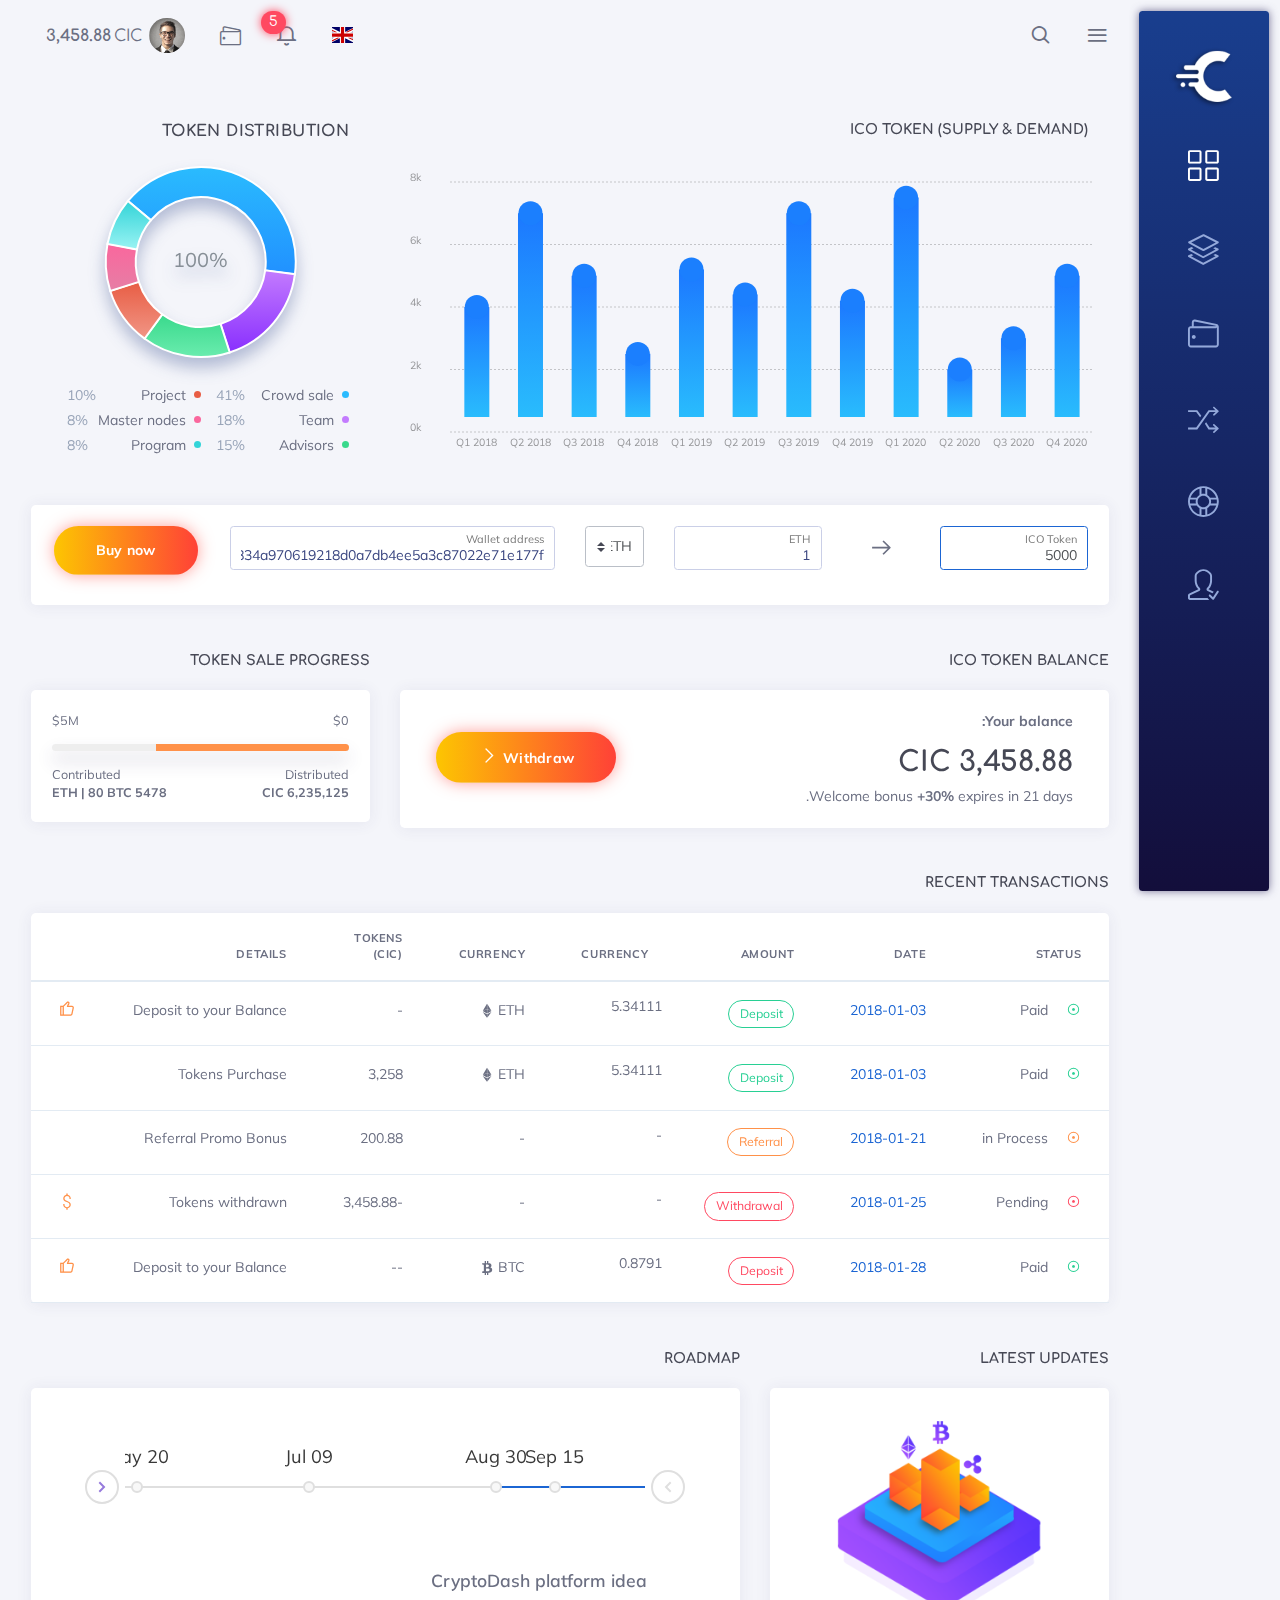
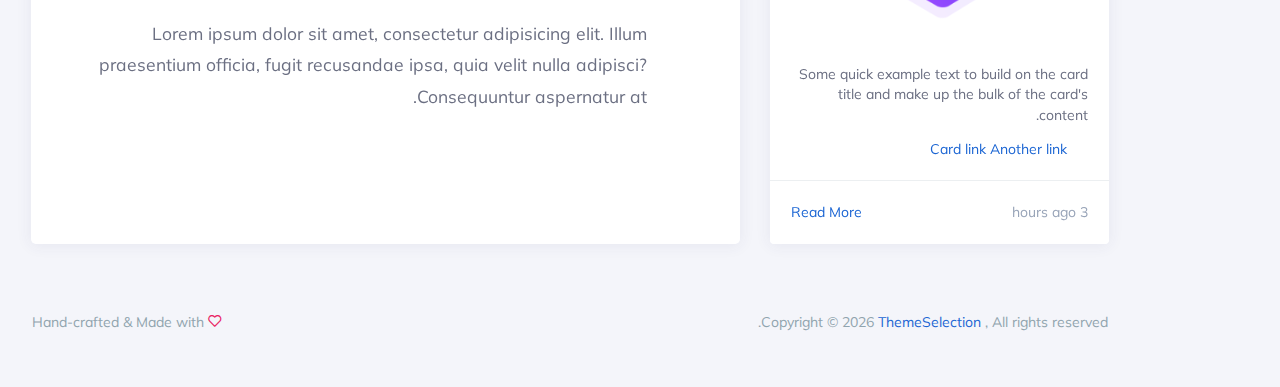
<file: public/assets/html/rtl/vertical-menu/index.html>
<!DOCTYPE html>
<html class="loading" lang="en" data-textdirection="rtl">
  <head>
    <meta http-equiv="Content-Type" content="text/html; charset=UTF-8">
    <meta http-equiv="X-UA-Compatible" content="IE=edge">
    <meta name="viewport" content="width=device-width, initial-scale=1.0, user-scalable=0, minimal-ui">
    <meta name="description" content="CryptoDash admin is super flexible, powerful, clean &amp; modern responsive bootstrap 4 admin template with unlimited possibilities with bitcoin dashboard.">
    <meta name="keywords" content="admin template, CryptoDash Cryptocurrency Dashboard Template, dashboard template, flat admin template, responsive admin template, web app, crypto dashboard, bitcoin dashboard">
    <meta name="author" content="ThemeSelection">
    <title>ICO Dashboard - CryptoDash - Free Cryptocurrency Dashboard Template + Bitcoin Dashboard</title>
    <link rel="apple-touch-icon" href="../../../app-assets/images/ico/apple-icon-120.png">
    <link rel="shortcut icon" type="image/x-icon" href="../../../app-assets/images/ico/favicon.ico">
    <link href="https://fonts.googleapis.com/css?family=Muli:300,300i,400,400i,600,600i,700,700i|Comfortaa:300,400,500,700" rel="stylesheet">
    <!-- BEGIN VENDOR CSS-->
    <link rel="stylesheet" type="text/css" href="../../../app-assets/css-rtl/vendors.css">
    <link rel="stylesheet" type="text/css" href="../../../app-assets/vendors/css/charts/chartist.css">
    <link rel="stylesheet" type="text/css" href="../../../app-assets/vendors/css/charts/chartist-plugin-tooltip.css">
    <!-- END VENDOR CSS-->
    <!-- BEGIN MODERN CSS-->
    <link rel="stylesheet" type="text/css" href="../../../app-assets/css-rtl/app.css">
    <link rel="stylesheet" type="text/css" href="../../../app-assets/css-rtl/custom-rtl.css">
    <!-- END MODERN CSS-->
    <!-- BEGIN Page Level CSS-->
    <link rel="stylesheet" type="text/css" href="../../../app-assets/css-rtl/core/menu/menu-types/vertical-compact-menu.css">
    <link rel="stylesheet" type="text/css" href="../../../app-assets/vendors/css/cryptocoins/cryptocoins.css">
    <link rel="stylesheet" type="text/css" href="../../../app-assets/css-rtl/pages/timeline.css">
    <link rel="stylesheet" type="text/css" href="../../../app-assets/css-rtl/pages/dashboard-ico.css">
    <!-- END Page Level CSS-->
    <!-- BEGIN Custom CSS-->
    <link rel="stylesheet" type="text/css" href="../../../assets/css/style-rtl.css">
    <!-- END Custom CSS-->
  </head>
  <body class="vertical-layout vertical-compact-menu 2-columns   menu-expanded fixed-navbar" data-open="click" data-menu="vertical-compact-menu" data-col="2-columns">

    <!-- fixed-top-->
    <nav class="header-navbar navbar-expand-md navbar navbar-with-menu navbar-without-dd-arrow fixed-top navbar-light navbar-bg-color">
      <div class="navbar-wrapper">
        <div class="navbar-header d-md-none">
          <ul class="nav navbar-nav flex-row">
            <li class="nav-item mobile-menu d-md-none mr-auto"><a class="nav-link nav-menu-main menu-toggle hidden-xs" href="#"><i class="ft-menu font-large-1"></i></a></li>
            <li class="nav-item d-md-none"><a class="navbar-brand" href="index.html"><img class="brand-logo d-none d-md-block" alt="CryptoDash admin logo" src="../../../app-assets/images/logo/logo.png"><img class="brand-logo d-sm-block d-md-none" alt="CryptoDash admin logo sm" src="../../../app-assets/images/logo/logo-sm.png"></a></li>
            <li class="nav-item d-md-none"><a class="nav-link open-navbar-container" data-toggle="collapse" data-target="#navbar-mobile"><i class="la la-ellipsis-v">   </i></a></li>
          </ul>
        </div>
        <div class="navbar-container">
          <div class="collapse navbar-collapse" id="navbar-mobile">
            <ul class="nav navbar-nav mr-auto float-left">
              <li class="nav-item d-none d-md-block"><a class="nav-link nav-menu-main menu-toggle hidden-xs" href="#"><i class="ft-menu">         </i></a></li>
              <li class="nav-item nav-search"><a class="nav-link nav-link-search" href="#"><i class="ficon ft-search"></i></a>
                <div class="search-input">
                  <input class="input" type="text" placeholder="Explore CryptoDash...">
                </div>
              </li>
            </ul>
            <ul class="nav navbar-nav float-right">         
              <li class="dropdown dropdown-language nav-item"><a class="dropdown-toggle nav-link" id="dropdown-flag" href="#" data-toggle="dropdown" aria-haspopup="true" aria-expanded="false"><i class="flag-icon flag-icon-gb"></i><span class="selected-language"></span></a>
                <div class="dropdown-menu" aria-labelledby="dropdown-flag"><a class="dropdown-item" href="#"><i class="flag-icon flag-icon-gb"></i> English</a><a class="dropdown-item" href="#"><i class="flag-icon flag-icon-fr"></i> French</a><a class="dropdown-item" href="#"><i class="flag-icon flag-icon-cn"></i> Chinese</a><a class="dropdown-item" href="#"><i class="flag-icon flag-icon-de"></i> German</a></div>
              </li>
              <li class="dropdown dropdown-notification nav-item"><a class="nav-link nav-link-label" href="#" data-toggle="dropdown"><i class="ficon ft-bell"></i><span class="badge badge-pill badge-default badge-danger badge-default badge-up badge-glow">5</span></a>
                <ul class="dropdown-menu dropdown-menu-media dropdown-menu-right">
                  <li class="dropdown-menu-header">
                    <h6 class="dropdown-header m-0"><span class="grey darken-2">Notifications</span></h6><span class="notification-tag badge badge-default badge-danger float-right m-0">5 New</span>
                  </li>
                  <li class="scrollable-container media-list w-100"><a href="javascript:void(0)">
                      <div class="media">
                        <div class="media-left align-self-center"><i class="ft-plus-square icon-bg-circle bg-cyan"></i></div>
                        <div class="media-body">
                          <h6 class="media-heading">You have new order!</h6>
                          <p class="notification-text font-small-3 text-muted">Lorem ipsum dolor sit amet, consectetuer elit.</p><small>
                            <time class="media-meta text-muted" datetime="2015-06-11T18:29:20+08:00">30 minutes ago</time></small>
                        </div>
                      </div></a><a href="javascript:void(0)">
                      <div class="media">
                        <div class="media-left align-self-center"><i class="ft-download-cloud icon-bg-circle bg-red bg-darken-1"></i></div>
                        <div class="media-body">
                          <h6 class="media-heading red darken-1">99% Server load</h6>
                          <p class="notification-text font-small-3 text-muted">Aliquam tincidunt mauris eu risus.</p><small>
                            <time class="media-meta text-muted" datetime="2015-06-11T18:29:20+08:00">Five hour ago</time></small>
                        </div>
                      </div></a><a href="javascript:void(0)">
                      <div class="media">
                        <div class="media-left align-self-center"><i class="ft-alert-triangle icon-bg-circle bg-yellow bg-darken-3"></i></div>
                        <div class="media-body">
                          <h6 class="media-heading yellow darken-3">Warning notifixation</h6>
                          <p class="notification-text font-small-3 text-muted">Vestibulum auctor dapibus neque.</p><small>
                            <time class="media-meta text-muted" datetime="2015-06-11T18:29:20+08:00">Today</time></small>
                        </div>
                      </div></a><a href="javascript:void(0)">
                      <div class="media">
                        <div class="media-left align-self-center"><i class="ft-check-circle icon-bg-circle bg-cyan"></i></div>
                        <div class="media-body">
                          <h6 class="media-heading">Complete the task</h6><small>
                            <time class="media-meta text-muted" datetime="2015-06-11T18:29:20+08:00">Last week</time></small>
                        </div>
                      </div></a><a href="javascript:void(0)">
                      <div class="media">
                        <div class="media-left align-self-center"><i class="ft-file icon-bg-circle bg-teal"></i></div>
                        <div class="media-body">
                          <h6 class="media-heading">Generate monthly report</h6><small>
                            <time class="media-meta text-muted" datetime="2015-06-11T18:29:20+08:00">Last month</time></small>
                        </div>
                      </div></a></li>
                  <li class="dropdown-menu-footer"><a class="dropdown-item text-muted text-center" href="javascript:void(0)">Read all notifications</a></li>
                </ul>
              </li>
              <li class="dropdown dropdown-notification nav-item"><a class="nav-link nav-link-label" href="wallet.html"><i class="ficon icon-wallet"></i></a></li>
              <li class="dropdown dropdown-user nav-item"><a class="dropdown-toggle nav-link dropdown-user-link" href="#" data-toggle="dropdown">             <span class="avatar avatar-online"><img src="../../../app-assets/images/portrait/small/avatar-s-1.png" alt="avatar"></span><span class="mr-1">CIC<span class="user-name text-bold-700">3,458.88</span></span></a>
                <div class="dropdown-menu dropdown-menu-right">             <a class="dropdown-item" href="account-profile.html"><i class="ft-award"></i>John Doe</a>
                  <div class="dropdown-divider"></div><a class="dropdown-item" href="account-profile.html"><i class="ft-user"></i> Profile</a><a class="dropdown-item" href="wallet.html"><i class="icon-wallet"></i> My Wallet</a><a class="dropdown-item" href="transactions.html"><i class="ft-check-square"></i> Transactions              </a>
                  <div class="dropdown-divider"></div><a class="dropdown-item" href="account-login.html"><i class="ft-power"></i> Logout</a>
                </div>
              </li>
            </ul>
          </div>
        </div>
      </div>
    </nav>

    <!-- ////////////////////////////////////////////////////////////////////////////-->


    <div class="main-menu menu-fixed menu-dark menu-bg-default rounded menu-accordion menu-shadow">
      <div class="main-menu-content"><a class="navigation-brand d-none d-md-block d-lg-block d-xl-block" href="index.html"><img class="brand-logo" alt="CryptoDash admin logo" src="../../../app-assets/images/logo/logo.png"/></a>
        <ul class="navigation navigation-main" id="main-menu-navigation" data-menu="menu-navigation">
          <li class="active"><a href="../../../html/rtl/vertical-menu/index.html"><i class="icon-grid"></i><span class="menu-title" data-i18n="">Dashboard</span></a>
          </li>
          <li class=" nav-item"><a href="buy-ico.html"><i class="icon-layers"></i><span class="menu-title" data-i18n="">Buy ICO</span></a>
          </li>
          <li class=" nav-item"><a href="wallet.html"><i class="icon-wallet"></i><span class="menu-title" data-i18n="">Wallet</span></a>
          </li>
          <li class=" nav-item"><a href="transactions.html"><i class="icon-shuffle"></i><span class="menu-title" data-i18n="">Transactions</span></a>
          </li>
          <li class=" nav-item"><a href="faq.html"><i class="icon-support"></i><span class="menu-title" data-i18n="">FAQ</span></a>
          </li>
          <li class=" nav-item"><a href="#"><i class="icon-user-following"></i><span class="menu-title" data-i18n="">Account</span></a>
            <ul class="menu-content">
              <li><a class="menu-item" href="account-profile.html">Profile</a>
              </li>
              <li><a class="menu-item" href="account-login-history.html">Login History</a>
              </li>
              <li class="navigation-divider"></li>
              <li><a class="menu-item" href="#">Misc</a>
                <ul class="menu-content">
                  <li><a class="menu-item" href="account-login.html">Login</a>
                  </li>
                  <li><a class="menu-item" href="account-register.html">Register</a>
                  </li>
                </ul>
              </li>
            </ul>
          </li>
        </ul>
      </div>
    </div>

    <div class="app-content content">
      <div class="content-wrapper">
        <div class="content-header row">
        </div>
        <div class="content-body"><!-- ICO Token &  Distribution-->
<div class="row match-height">
    <div class="col-xl-8 col-12">
        <div class="card card-transparent">
            <div class="card-header card-header-transparent py-20">
                <div class="btn-group dropdown">
                    <h6>ICO Token (Supply & Demand)</h6>
                </div>
            </div>
            <div id="ico-token-supply-demand-chart" class="height-300"></div>
        </div>
    </div>
    <div class="col-xl-4 col-lg-12">
        <div class="card card-transparent">
            <div class="card-header card-header-transparent">
                <h6 class="card-title">Token distribution</h6>
            </div>
            <div class="card-content">
                <div id="token-distribution-chart" class="height-200 donut donutShadow"></div>
                <div class="card-body">
                    <div class="row mx-0">
                        <ul class="token-distribution-list col-md-6 mb-0">
                            <li class="crowd-sale">Crowd sale <span class="float-right text-muted">41%</span></li>
                            <li class="team">Team <span class="float-right text-muted">18%</span></li>
                            <li class="advisors">Advisors <span class="float-right text-muted">15%</span></li>
                        </ul>
                        <ul class="token-distribution-list col-md-6 mb-0">
                            <li class="project-reserve">Project <span class="float-right text-muted">10%</span></li>
                            <li class="master-nodes">Master nodes <span class="float-right text-muted">8%</span></li>
                            <li class="program">Program <span class="float-right text-muted">8%</span></li>
                        </ul>
                    </div>
                </div>
            </div>
        </div>
    </div>
</div>
<!--/ ICO Token &  Distribution-->
<!-- Purchase token -->
<div class="row">
    <div class="col-12">
        <div class="card pull-up">
            <div class="card-content collapse show">
                <div class="card-body">
                    <form class="form-horizontal form-purchase-token row" action="buy-ico.html">
                        <div class="col-md-2 col-12">
                            <fieldset class="form-label-group mb-0">
                                <input type="text" class="form-control" id="ico-token" value="5000" required="" autofocus="">
                                <label for="ico-token">ICO Token</label>
                            </fieldset>
                        </div>
                        <div class="col-md-1 col-12 text-center">
                            <span class="la la-arrow-right"></span>
                        </div>
                        <div class="col-md-2 col-12">
                            <fieldset class="form-label-group mb-0">
                                <input type="text" class="form-control" id="selected-crypto" value="1" required="" autofocus="">
                                <label for="selected-crypto">ETH</label>
                            </fieldset>
                        </div>
                        <div class="col-md-1 col-12">
                            <select class="custom-select">
                                <option selected>ETH</option>
                                <option value="1">BTC</option>
                                <option value="2">LTC</option>
                                <option value="3">USDT</option>
                                <option value="3">Credit Card</option>
                            </select>
                        </div>
                        <div class="col-md-4 col-12 mb-1">
                            <fieldset class="form-label-group mb-0">
                                <input type="text" class="form-control" id="wallet-address" value="0xe834a970619218d0a7db4ee5a3c87022e71e177f" required="" autofocus="">
                                <label for="wallet-address">Wallet address</label>
                            </fieldset>
                        </div>
                        <div class="col-md-2 col-12 text-center">
                            <button type="submit" class="btn-gradient-secondary">Buy now</button>
                        </div>
                    </form>
                </div>
            </div>
        </div>
    </div>
</div>
<!--/ Purchase token -->
<!-- ICO Token balance & sale progress -->
<div class="row">
    <div class="col-md-8 col-12">
        <h6 class="my-2">ICO Token balance</h6>
        <div class="card pull-up">
            <div class="card-content">
                <div class="card-body">
                    <div class="col-12">
                        <div class="row">
                            <div class="col-md-8 col-12">
                                <p><strong>Your balance:</strong></p>
                                <h1>3,458.88 CIC</h1>
                                <p class="mb-0">Welcome bonus <strong>+30%</strong> expires in 21 days.</p>
                            </div>
                            <div class="col-md-4 col-12 text-center text-md-right">
                                <button type="button" class="btn-gradient-secondary mt-2">Withdraw <i class="la la-angle-right"></i></button>
                            </div>
                        </div>
                    </div>
                </div>
            </div>
        </div>
    </div>
    <div class="col-md-4 col-12">
        <h6 class="my-2">Token sale progress</h6>
        <div class="card">
            <div class="card-content collapse show">
                <div class="card-body">
                    <div class="font-small-3 clearfix">
                        <span class="float-left">$0</span>
                        <span class="float-right">$5M</span>
                    </div>
                    <div class="progress progress-sm my-1 box-shadow-2">
                        <div class="progress-bar bg-warning" role="progressbar" style="width: 65%" aria-valuenow="65" aria-valuemin="0" aria-valuemax="100"></div>
                    </div>
                    <div class="font-small-3 clearfix">
                        <span class="float-left">Distributed <br> <strong>6,235,125 CIC</strong></span>
                        <span class="float-right text-right">Contributed  <br> <strong>5478 ETH | 80 BTC</strong></span>
                    </div>
                </div>
            </div>
        </div>
    </div>
</div>
<!--/ ICO Token balance & sale progress -->
<!-- Recent Transactions -->
<div class="row">
    <div id="recent-transactions" class="col-12">
        <h6 class="my-2">Recent Transactions</h6>
        <div class="card">
            <div class="card-content">
                <div class="table-responsive">
                    <table id="recent-orders" class="table table-hover table-xl mb-0">
                        <thead>
                            <tr>
                                <th class="border-top-0">Status</th>
                                <th class="border-top-0">Date</th>
                                <th class="border-top-0">Amount</th>
                                <th class="border-top-0">Currency</th>
                                <th class="border-top-0">Currency</th>
                                <th class="border-top-0">Tokens (CIC)</th>
                                <th class="border-top-0">Details</th>
                                <th class="border-top-0"></th>
                            </tr>
                        </thead>
                        <tbody>
                            <tr>
                                <td class="text-truncate"><i class="la la-dot-circle-o success font-medium-1 mr-1"></i> Paid</td>
                                <td class="text-truncate"><a href="#">2018-01-03</a></td>
                                <td class="text-truncate">
                                    <a href="#" class="mb-0 btn-sm btn btn-outline-success round">Deposit</a>
                                </td>
                                <td class="text-truncate p-1">5.34111</td>
                                <td>
                                    <i class="cc ETH-alt"></i> ETH
                                </td>
                                <td>-</td>
                                <td class="text-truncate">Deposit to your Balance</td>
                                <td><i class="la la-thumbs-up warning float-right"></i></td>
                            </tr>
                            <tr>
                                <td class="text-truncate"><i class="la la-dot-circle-o success font-medium-1 mr-1"></i> Paid</td>
                                <td class="text-truncate"><a href="#">2018-01-03</a></td>
                                <td class="text-truncate">
                                    <a href="#" class="mb-0 btn-sm btn btn-outline-success round">Deposit</a>
                                </td>
                                <td class="text-truncate p-1">5.34111</td>
                                <td>
                                    <i class="cc ETH-alt"></i> ETH
                                </td>
                                <td>3,258</td>
                                <td class="text-truncate">Tokens Purchase</td>
                                <td></td>
                            </tr>
                            <tr>
                                <td class="text-truncate"><i class="la la-dot-circle-o warning font-medium-1 mr-1"></i> in Process</td>
                                <td class="text-truncate"><a href="#">2018-01-21</a></td>
                                <td class="text-truncate">
                                    <a href="#" class="mb-0 btn-sm btn btn-outline-warning round">Referral</a>
                                </td>
                                <td class="text-truncate p-1">-</td>
                                <td>-</td>
                                <td>200.88</td>
                                <td class="text-truncate">Referral Promo Bonus</td>
                                <td></td>
                            </tr>
                            <tr>
                                <td class="text-truncate"><i class="la la-dot-circle-o danger font-medium-1 mr-1"></i> Pending</td>
                                <td class="text-truncate"><a href="#">2018-01-25</a></td>
                                <td class="text-truncate">
                                    <a href="#" class="mb-0 btn-sm btn btn-outline-danger round">Withdrawal</a>
                                </td>
                                <td class="text-truncate p-1">-</td>
                                <td>-</td>
                                <td>-3,458.88</td>
                                <td class="text-truncate">Tokens withdrawn</td>
                                <td><i class="la la-dollar warning float-right"></i></td>
                            </tr>
                            <tr>
                                <td class="text-truncate"><i class="la la-dot-circle-o success font-medium-1 mr-1"></i> Paid</td>
                                <td class="text-truncate"><a href="#">2018-01-28</a></td>
                                <td class="text-truncate">
                                    <a href="#" class="mb-0 btn-sm btn btn-outline-danger round">Deposit</a>
                                </td>
                                <td class="text-truncate p-1">0.8791</td>
                                <td><i class="cc BTC-alt"></i> BTC</td>
                                <td>--</td>
                                <td class="text-truncate">Deposit to your Balance</td>
                                <td><i class="la la-thumbs-up warning float-right"></i></td>
                            </tr>
                        </tbody>
                    </table>
                </div>
            </div>
        </div>
    </div>
</div>
<!--/ Recent Transactions -->
<!-- Basic Horizontal Timeline -->
<div class="row match-height">
    <div class="col-xl-4 col-lg-12">
        <h6 class="my-2">Latest updates</h6>
        <div class="card">
            <div class="card-content">
                <img class="img-fluid" src="../../../app-assets/images/pages/blog-post.png" alt="Card image cap">
                <div class="card-body">
                    <p class="card-text">Some quick example text to build on the card title and make up the bulk of the card's content.</p>
                    <a href="#" class="card-link">Card link</a>
                    <a href="#" class="card-link">Another link</a>
                </div>
            </div>
            <div class="card-footer border-top-blue-grey border-top-lighten-5 text-muted">
                <span class="float-left">3 hours ago</span>
                <span class="float-right">
                    <a href="#" class="card-link">Read More <i class="fa fa-angle-right"></i></a>
                  </span>
            </div>
        </div>
    </div>
    <div class="col-xl-8 col-lg-12">
        <h6 class="my-2">Roadmap</h6>
        <div class="card">
            <div class="card-content">
                <div class="card-body">
                    <div class="card-text">
                        <section class="cd-horizontal-timeline">
                            <div class="timeline">
                                <div class="events-wrapper">
                                    <div class="events">
                                        <ol>
                                            <li><a href="#0" data-date="16/01/2018" class="selected">16 Jan</a></li>
                                            <li><a href="#0" data-date="28/02/2018">28 Feb</a></li>
                                            <li><a href="#0" data-date="20/04/2018">20 Mar</a></li>
                                            <li><a href="#0" data-date="20/05/2018">20 May</a></li>
                                            <li><a href="#0" data-date="09/07/2018">09 Jul</a></li>
                                            <li><a href="#0" data-date="30/08/2018">30 Aug</a></li>
                                            <li><a href="#0" data-date="15/09/2018">15 Sep</a></li>
                                        </ol>
                                        <span class="filling-line" aria-hidden="true"></span>
                                    </div>
                                    <!-- .events -->
                                </div>
                                <!-- .events-wrapper -->
                                <ul class="cd-timeline-navigation">
                                    <li><a href="#0" class="prev inactive">Prev</a></li>
                                    <li><a href="#0" class="next">Next</a></li>
                                </ul>
                                <!-- .cd-timeline-navigation -->
                            </div>
                            <!-- .timeline -->
                            <div class="events-content">
                                <ol>
                                    <li class="selected" data-date="16/01/2018">
                                        <blockquote class="blockquote border-0">
                                            <p class="text-bold-600">CryptoDash platform idea</p>
                                        </blockquote>
                                        <p class="lead mt-2">
                                            Lorem ipsum dolor sit amet, consectetur adipisicing elit. Illum praesentium officia, fugit recusandae ipsa, quia velit nulla adipisci? Consequuntur aspernatur at.
                                        </p>
                                    </li>
                                    <li data-date="28/02/2018">
                                        <blockquote class="blockquote border-0">
                                            <p class="text-bold-600">Technical & strategy development</p>
                                        </blockquote>
                                        <p class="lead mt-2">
                                            Lorem ipsum dolor sit amet, consectetur adipisicing elit. Illum praesentium officia, fugit recusandae ipsa, quia velit nulla adipisci? Consequuntur aspernatur at.
                                        </p>
                                    </li>
                                    <li data-date="20/04/2018">
                                        <blockquote class="blockquote border-0">
                                            <p class="text-bold-600">ICO Launched</p>
                                        </blockquote>
                                        <p class="lead mt-2">
                                            Lorem ipsum dolor sit amet, consectetur adipisicing elit. Illum praesentium officia, fugit recusandae ipsa, quia velit nulla adipisci? Consequuntur aspernatur at.
                                        </p>
                                    </li>
                                    <li data-date="20/05/2018">
                                        <blockquote class="blockquote border-0">
                                            <p class="text-bold-600">CryptoDash beta version launched</p>
                                        </blockquote>
                                        <p class="lead mt-2">
                                            Lorem ipsum dolor sit amet, consectetur adipisicing elit. Illum praesentium officia, fugit recusandae ipsa, quia velit nulla adipisci? Consequuntur aspernatur at.
                                        </p>
                                    </li>
                                    <li data-date="09/07/2018">
                                        <blockquote class="blockquote border-0">
                                            <p class="text-bold-600">Mobile apps for iOS & Android</p>
                                        </blockquote>
                                        <p class="lead mt-2">
                                            Lorem ipsum dolor sit amet, consectetur adipisicing elit. Illum praesentium officia, fugit recusandae ipsa, quia velit nulla adipisci? Consequuntur aspernatur at.
                                        </p>
                                    </li>
                                    <li data-date="30/08/2018">
                                        <blockquote class="blockquote border-0">
                                            <p class="text-bold-600">Partnership with business merchant</p>
                                        </blockquote>
                                        <p class="lead mt-2">
                                            Lorem ipsum dolor sit amet, consectetur adipisicing elit. Illum praesentium officia, fugit recusandae ipsa, quia velit nulla adipisci? Consequuntur aspernatur at.
                                        </p>
                                    </li>
                                    <li data-date="15/09/2018">
                                        <blockquote class="blockquote border-0">
                                            <p class="text-bold-600">Launch live paltform</p>
                                        </blockquote>
                                        <p class="lead mt-2">
                                            Lorem ipsum dolor sit amet, consectetur adipisicing elit. Illum praesentium officia, fugit recusandae ipsa, quia velit nulla adipisci? Consequuntur aspernatur at.
                                        </p>
                                    </li>
                                </ol>
                            </div>
                            <!-- .events-content -->
                        </section>
                    </div>
                </div>
            </div>
        </div>
    </div>
</div>
<!--/ Basic Horizontal Timeline -->
        </div>
      </div>
    </div>
    <!-- ////////////////////////////////////////////////////////////////////////////-->


    <footer class="footer footer-static footer-transparent">
      <p class="clearfix blue-grey lighten-2 text-sm-center mb-0 px-2"><span class="float-md-left d-block d-md-inline-block">Copyright  &copy; <script>
          document.write(new Date().getFullYear())
          </script> <a class="text-bold-800 grey darken-2" href="https://themeselection.com/" target="_blank">ThemeSelection </a>, All rights reserved. </span><span class="float-md-right d-block d-md-inline-blockd-none d-lg-block">Hand-crafted & Made with <i class="ft-heart pink"></i></span></p>
    </footer>

    <!-- BEGIN VENDOR JS-->
    <script src="../../../app-assets/vendors/js/vendors.min.js" type="text/javascript"></script>
    <!-- BEGIN VENDOR JS-->
    <!-- BEGIN PAGE VENDOR JS-->
    <script src="../../../app-assets/vendors/js/charts/chartist.min.js" type="text/javascript"></script>
    <script src="../../../app-assets/vendors/js/charts/chartist-plugin-tooltip.min.js" type="text/javascript"></script>
    <script src="../../../app-assets/vendors/js/timeline/horizontal-timeline.js" type="text/javascript"></script>
    <!-- END PAGE VENDOR JS-->
    <!-- BEGIN MODERN JS-->
    <script src="../../../app-assets/js/core/app-menu.js" type="text/javascript"></script>
    <script src="../../../app-assets/js/core/app.js" type="text/javascript"></script>
    <!-- END MODERN JS-->
    <!-- BEGIN PAGE LEVEL JS-->
    <script src="../../../app-assets/js/scripts/pages/dashboard-ico.js" type="text/javascript"></script>
    <!-- END PAGE LEVEL JS-->
  </body>
</html>
</file>
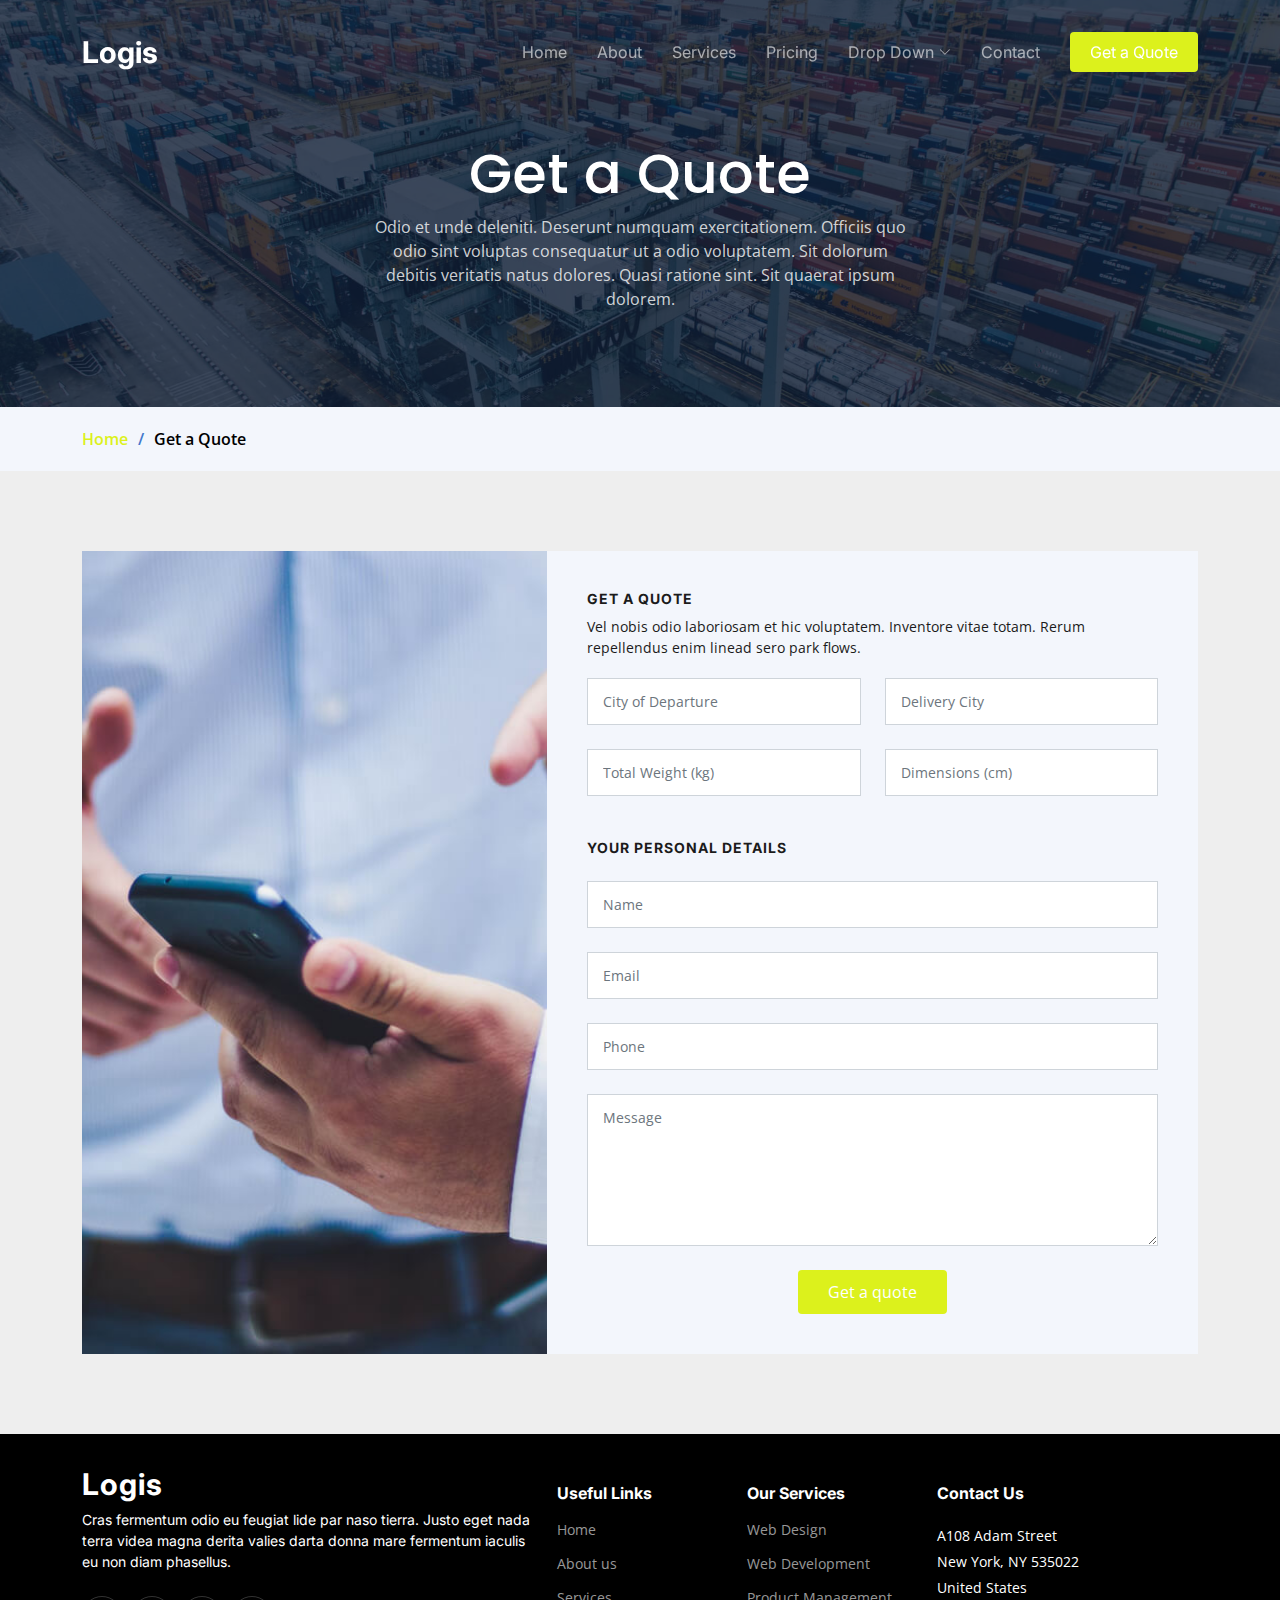
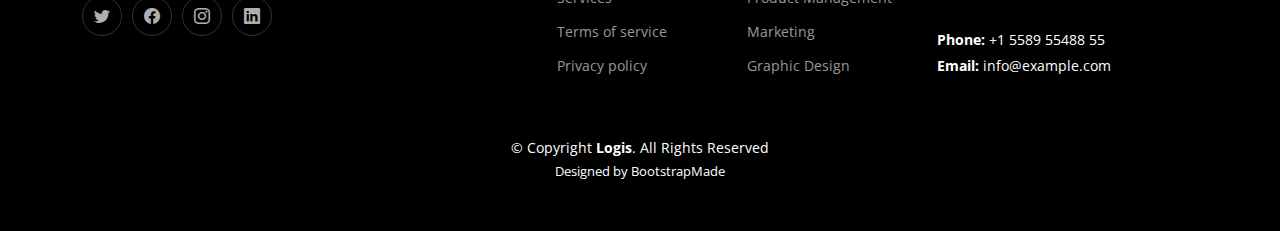
<file: public/guest/get-a-quote.html>
<!DOCTYPE html>
<html lang="en">

<head>
  <meta charset="utf-8">
  <meta content="width=device-width, initial-scale=1.0" name="viewport">

  <title>Logis Bootstrap Template - Get a Quote</title>
  <meta content="" name="description">
  <meta content="" name="keywords">

  <!-- Favicons -->
  <link href="assets/img/favicon.png" rel="icon">
  <link href="assets/img/apple-touch-icon.png" rel="apple-touch-icon">

  <!-- Google Fonts -->
  <link rel="preconnect" href="https://fonts.googleapis.com">
  <link rel="preconnect" href="https://fonts.gstatic.com" crossorigin>
  <link href="https://fonts.googleapis.com/css2?family=Open+Sans:ital,wght@0,300;0,400;0,500;0,600;0,700;1,300;1,400;1,600;1,700&family=Poppins:ital,wght@0,300;0,400;0,500;0,600;0,700;1,300;1,400;1,500;1,600;1,700&family=Inter:ital,wght@0,300;0,400;0,500;0,600;0,700;1,300;1,400;1,500;1,600;1,700&display=swap" rel="stylesheet">

  <!-- Vendor CSS Files -->
  <link href="assets/vendor/bootstrap/css/bootstrap.min.css" rel="stylesheet">
  <link href="assets/vendor/bootstrap-icons/bootstrap-icons.css" rel="stylesheet">
  <link href="assets/vendor/fontawesome-free/css/all.min.css" rel="stylesheet">
  <link href="assets/vendor/glightbox/css/glightbox.min.css" rel="stylesheet">
  <link href="assets/vendor/swiper/swiper-bundle.min.css" rel="stylesheet">
  <link href="assets/vendor/aos/aos.css" rel="stylesheet">

  <!-- Template Main CSS File -->
  <link href="assets/css/main.css" rel="stylesheet">

  <!-- =======================================================
  * Template Name: Logis - v1.3.0
  * Template URL: https://bootstrapmade.com/logis-bootstrap-logistics-website-template/
  * Author: BootstrapMade.com
  * License: https://bootstrapmade.com/license/
  ======================================================== -->
</head>

<body>

  <!-- ======= Header ======= -->
  <header id="header" class="header d-flex align-items-center fixed-top">
    <div class="container-fluid container-xl d-flex align-items-center justify-content-between">

      <a href="index.html" class="logo d-flex align-items-center">
        <!-- Uncomment the line below if you also wish to use an image logo -->
        <!-- <img src="assets/img/logo.png" alt=""> -->
        <h1>Logis</h1>
      </a>

      <i class="mobile-nav-toggle mobile-nav-show bi bi-list"></i>
      <i class="mobile-nav-toggle mobile-nav-hide d-none bi bi-x"></i>
      <nav id="navbar" class="navbar">
        <ul>
          <li><a href="index.html">Home</a></li>
          <li><a href="about.html">About</a></li>
          <li><a href="services.html">Services</a></li>
          <li><a href="pricing.html">Pricing</a></li>
          <li class="dropdown"><a href="#"><span>Drop Down</span> <i class="bi bi-chevron-down dropdown-indicator"></i></a>
            <ul>
              <li><a href="#">Drop Down 1</a></li>
              <li class="dropdown"><a href="#"><span>Deep Drop Down</span> <i class="bi bi-chevron-down dropdown-indicator"></i></a>
                <ul>
                  <li><a href="#">Deep Drop Down 1</a></li>
                  <li><a href="#">Deep Drop Down 2</a></li>
                  <li><a href="#">Deep Drop Down 3</a></li>
                  <li><a href="#">Deep Drop Down 4</a></li>
                  <li><a href="#">Deep Drop Down 5</a></li>
                </ul>
              </li>
              <li><a href="#">Drop Down 2</a></li>
              <li><a href="#">Drop Down 3</a></li>
              <li><a href="#">Drop Down 4</a></li>
            </ul>
          </li>
          <li><a href="contact.html">Contact</a></li>
          <li><a class="get-a-quote" href="get-a-quote.html">Get a Quote</a></li>
        </ul>
      </nav><!-- .navbar -->

    </div>
  </header><!-- End Header -->
  <!-- End Header -->

  <main id="main">

    <!-- ======= Breadcrumbs ======= -->
    <div class="breadcrumbs">
      <div class="page-header d-flex align-items-center" style="background-image: url('assets/img/page-header.jpg');">
        <div class="container position-relative">
          <div class="row d-flex justify-content-center">
            <div class="col-lg-6 text-center">
              <h2>Get a Quote</h2>
              <p>Odio et unde deleniti. Deserunt numquam exercitationem. Officiis quo odio sint voluptas consequatur ut a odio voluptatem. Sit dolorum debitis veritatis natus dolores. Quasi ratione sint. Sit quaerat ipsum dolorem.</p>
            </div>
          </div>
        </div>
      </div>
      <nav>
        <div class="container">
          <ol>
            <li><a href="index.html">Home</a></li>
            <li>Get a Quote</li>
          </ol>
        </div>
      </nav>
    </div><!-- End Breadcrumbs -->

    <!-- ======= Get a Quote Section ======= -->
    <section id="get-a-quote" class="get-a-quote">
      <div class="container" data-aos="fade-up">

        <div class="row g-0">

          <div class="col-lg-5 quote-bg" style="background-image: url(assets/img/quote-bg.jpg);"></div>

          <div class="col-lg-7">
            <form action="forms/quote.php" method="post" class="php-email-form">
              <h3>Get a quote</h3>
              <p>Vel nobis odio laboriosam et hic voluptatem. Inventore vitae totam. Rerum repellendus enim linead sero park flows.</p>
              <div class="row gy-4">

                <div class="col-md-6">
                  <input type="text" name="departure" class="form-control" placeholder="City of Departure" required>
                </div>

                <div class="col-md-6">
                  <input type="text" name="delivery" class="form-control" placeholder="Delivery City" required>
                </div>

                <div class="col-md-6">
                  <input type="text" name="weight" class="form-control" placeholder="Total Weight (kg)" required>
                </div>

                <div class="col-md-6">
                  <input type="text" name="dimensions" class="form-control" placeholder="Dimensions (cm)" required>
                </div>

                <div class="col-lg-12">
                  <h4>Your Personal Details</h4>
                </div>

                <div class="col-md-12">
                  <input type="text" name="name" class="form-control" placeholder="Name" required>
                </div>

                <div class="col-md-12 ">
                  <input type="email" class="form-control" name="email" placeholder="Email" required>
                </div>

                <div class="col-md-12">
                  <input type="text" class="form-control" name="phone" placeholder="Phone" required>
                </div>

                <div class="col-md-12">
                  <textarea class="form-control" name="message" rows="6" placeholder="Message" required></textarea>
                </div>

                <div class="col-md-12 text-center">
                  <div class="loading">Loading</div>
                  <div class="error-message"></div>
                  <div class="sent-message">Your quote request has been sent successfully. Thank you!</div>

                  <button type="submit">Get a quote</button>
                </div>

              </div>
            </form>
          </div><!-- End Quote Form -->

        </div>

      </div>
    </section><!-- End Get a Quote Section -->

  </main><!-- End #main -->

  <!-- ======= Footer ======= -->
  <footer id="footer" class="footer">

    <div class="container">
      <div class="row gy-4">
        <div class="col-lg-5 col-md-12 footer-info">
          <a href="index.html" class="logo d-flex align-items-center">
            <span>Logis</span>
          </a>
          <p>Cras fermentum odio eu feugiat lide par naso tierra. Justo eget nada terra videa magna derita valies darta donna mare fermentum iaculis eu non diam phasellus.</p>
          <div class="social-links d-flex mt-4">
            <a href="#" class="twitter"><i class="bi bi-twitter"></i></a>
            <a href="#" class="facebook"><i class="bi bi-facebook"></i></a>
            <a href="#" class="instagram"><i class="bi bi-instagram"></i></a>
            <a href="#" class="linkedin"><i class="bi bi-linkedin"></i></a>
          </div>
        </div>

        <div class="col-lg-2 col-6 footer-links">
          <h4>Useful Links</h4>
          <ul>
            <li><a href="#">Home</a></li>
            <li><a href="#">About us</a></li>
            <li><a href="#">Services</a></li>
            <li><a href="#">Terms of service</a></li>
            <li><a href="#">Privacy policy</a></li>
          </ul>
        </div>

        <div class="col-lg-2 col-6 footer-links">
          <h4>Our Services</h4>
          <ul>
            <li><a href="#">Web Design</a></li>
            <li><a href="#">Web Development</a></li>
            <li><a href="#">Product Management</a></li>
            <li><a href="#">Marketing</a></li>
            <li><a href="#">Graphic Design</a></li>
          </ul>
        </div>

        <div class="col-lg-3 col-md-12 footer-contact text-center text-md-start">
          <h4>Contact Us</h4>
          <p>
            A108 Adam Street <br>
            New York, NY 535022<br>
            United States <br><br>
            <strong>Phone:</strong> +1 5589 55488 55<br>
            <strong>Email:</strong> info@example.com<br>
          </p>

        </div>

      </div>
    </div>

    <div class="container mt-4">
      <div class="copyright">
        &copy; Copyright <strong><span>Logis</span></strong>. All Rights Reserved
      </div>
      <div class="credits">
        <!-- All the links in the footer should remain intact. -->
        <!-- You can delete the links only if you purchased the pro version. -->
        <!-- Licensing information: https://bootstrapmade.com/license/ -->
        <!-- Purchase the pro version with working PHP/AJAX contact form: https://bootstrapmade.com/logis-bootstrap-logistics-website-template/ -->
        Designed by <a href="https://bootstrapmade.com/">BootstrapMade</a>
      </div>
    </div>

  </footer><!-- End Footer -->
  <!-- End Footer -->

  <a href="#" class="scroll-top d-flex align-items-center justify-content-center"><i class="bi bi-arrow-up-short"></i></a>

  <div id="preloader"></div>

  <!-- Vendor JS Files -->
  <script src="assets/vendor/bootstrap/js/bootstrap.bundle.min.js"></script>
  <script src="assets/vendor/purecounter/purecounter_vanilla.js"></script>
  <script src="assets/vendor/glightbox/js/glightbox.min.js"></script>
  <script src="assets/vendor/swiper/swiper-bundle.min.js"></script>
  <script src="assets/vendor/aos/aos.js"></script>
  <script src="assets/vendor/php-email-form/validate.js"></script>

  <!-- Template Main JS File -->
  <script src="assets/js/main.js"></script>

</body>

</html>
</file>
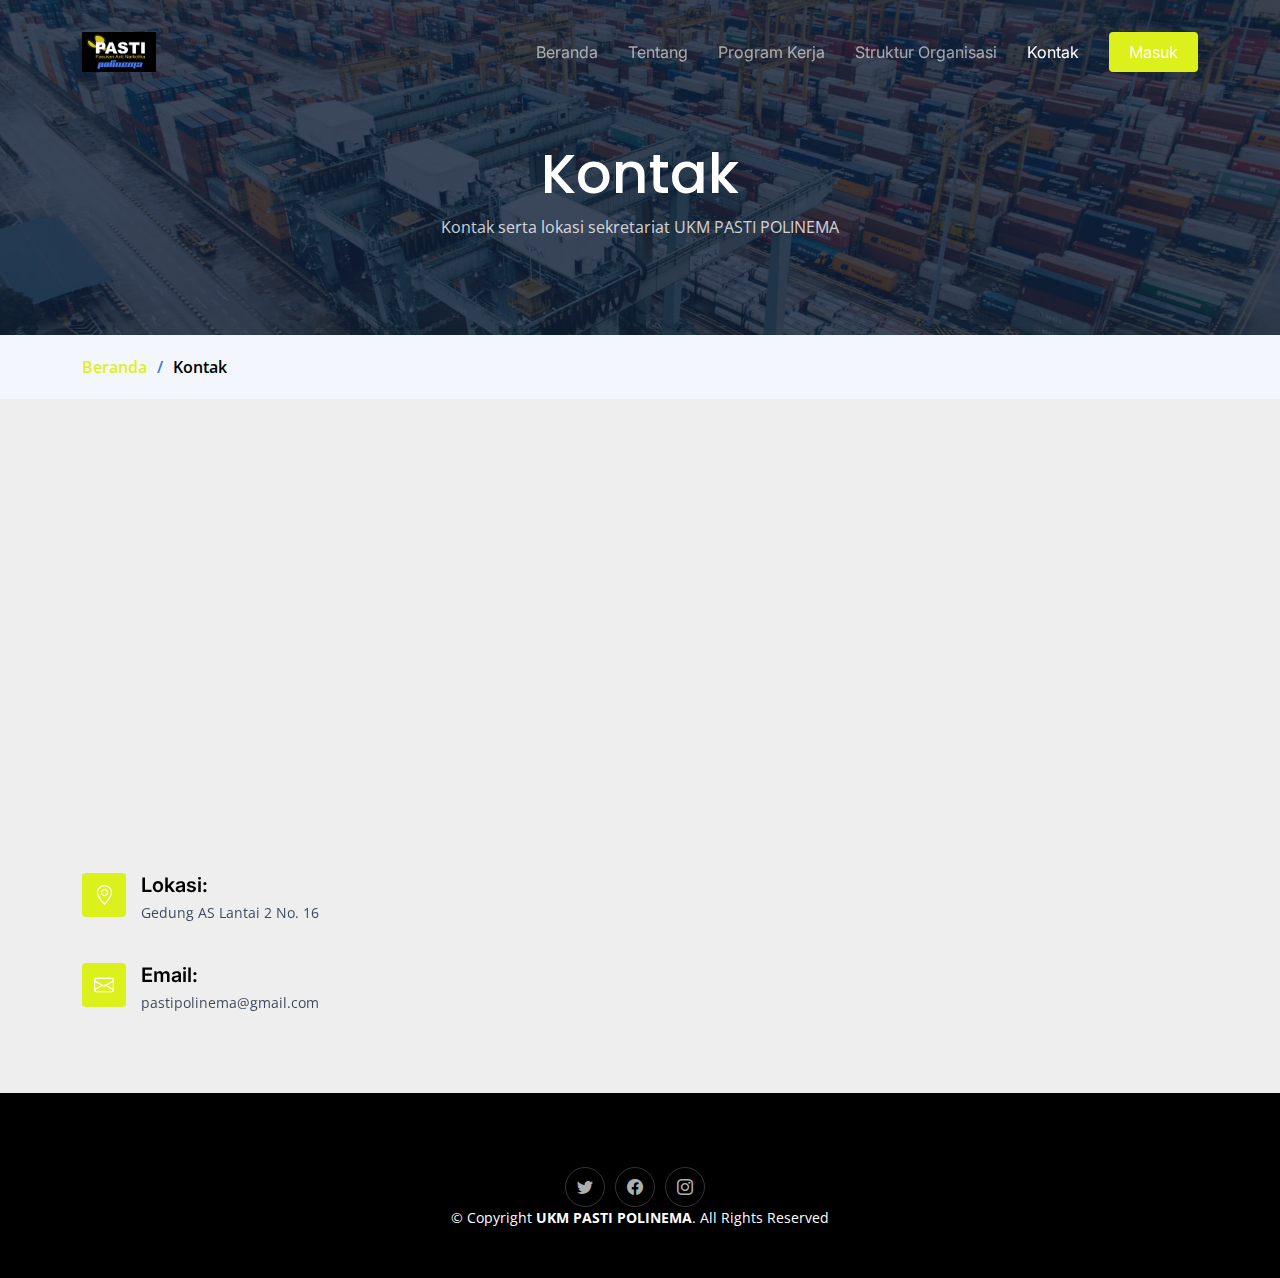
<file: public/guest/kontak.html>
<!DOCTYPE html>
<html lang="en">
  <head>
    <meta charset="utf-8" />
    <meta content="width=device-width, initial-scale=1.0" name="viewport" />

    <title>Logis Bootstrap Template - Contact</title>
    <meta content="" name="description" />
    <meta content="" name="keywords" />

    <!-- Favicons -->
    <link href="assets/img/favicon.png" rel="icon" />
    <link href="assets/img/apple-touch-icon.png" rel="apple-touch-icon" />

    <!-- Google Fonts -->
    <link rel="preconnect" href="https://fonts.googleapis.com" />
    <link rel="preconnect" href="https://fonts.gstatic.com" crossorigin />
    <link
      href="https://fonts.googleapis.com/css2?family=Open+Sans:ital,wght@0,300;0,400;0,500;0,600;0,700;1,300;1,400;1,600;1,700&family=Poppins:ital,wght@0,300;0,400;0,500;0,600;0,700;1,300;1,400;1,500;1,600;1,700&family=Inter:ital,wght@0,300;0,400;0,500;0,600;0,700;1,300;1,400;1,500;1,600;1,700&display=swap"
      rel="stylesheet"
    />

    <!-- Vendor CSS Files -->
    <link href="assets/vendor/bootstrap/css/bootstrap.min.css" rel="stylesheet" />
    <link href="assets/vendor/bootstrap-icons/bootstrap-icons.css" rel="stylesheet" />
    <link href="assets/vendor/fontawesome-free/css/all.min.css" rel="stylesheet" />
    <link href="assets/vendor/glightbox/css/glightbox.min.css" rel="stylesheet" />
    <link href="assets/vendor/swiper/swiper-bundle.min.css" rel="stylesheet" />
    <link href="assets/vendor/aos/aos.css" rel="stylesheet" />

    <!-- Template Main CSS File -->
    <link href="assets/css/main.css" rel="stylesheet" />

    <!-- =======================================================
  * Template Name: Logis - v1.3.0
  * Template URL: https://bootstrapmade.com/logis-bootstrap-logistics-website-template/
  * Author: BootstrapMade.com
  * License: https://bootstrapmade.com/license/
  ======================================================== -->
  </head>

  <body>
    <!-- ======= Header ======= -->
    <header id="header" class="header d-flex align-items-center fixed-top">
      <div class="container-fluid container-xl d-flex align-items-center justify-content-between">
        <a href="index.html" class="logo d-flex align-items-center">
          <img src="assets/img/logo pasti.jpg" alt="" />
        </a>

        <i class="mobile-nav-toggle mobile-nav-show bi bi-list"></i>
        <i class="mobile-nav-toggle mobile-nav-hide d-none bi bi-x"></i>
        <nav id="navbar" class="navbar">
          <ul>
            <li><a href="index.html">Beranda</a></li>
            <li><a href="tentang.html">Tentang</a></li>
            <li><a href="proker.html" >Program Kerja</a></li>
            <li><a href="struktur.html">Struktur Organisasi</a></li>
            <li><a href="kontak.html" class="active">Kontak</a></li>
            <li><a class="get-a-quote" href="get-a-quote.html">Masuk</a></li>
          </ul>
        </nav>
        <!-- .navbar -->
      </div>
    </header>
    <!-- End Header -->

    <main id="main">
      <!-- ======= Breadcrumbs ======= -->
      <div class="breadcrumbs">
        <div class="page-header d-flex align-items-center" style="background-image: url('assets/img/page-header.jpg')">
          <div class="container position-relative">
            <div class="row d-flex justify-content-center">
              <div class="col-lg-6 text-center">
                <h2>Kontak</h2>
                <p>Kontak serta lokasi sekretariat UKM PASTI POLINEMA</p>
              </div>
            </div>
          </div>
        </div>
        <nav>
          <div class="container">
            <ol>
              <li><a href="index.html">Beranda</a></li>
              <li>Kontak</li>
            </ol>
          </div>
        </nav>
      </div>
      <!-- End Breadcrumbs -->

      <!-- ======= Contact Section ======= -->
      <section id="contact" class="contact">
        <div class="container" data-aos="fade-up">
          <div>
            <iframe
              style="border: 0; width: 100%; height: 340px"
              src="https://www.google.com/maps/embed?pb=!1m18!1m12!1m3!1d3951.5044441073164!2d112.61347971411026!3d-7.946708281363994!2m3!1f0!2f0!3f0!3m2!1i1024!2i768!4f13.1!3m3!1m2!1s0x2e78827687d272e7%3A0x789ce9a636cd3aa2!2sPoliteknik%20Negeri%20Malang!5e0!3m2!1sid!2sid!4v1674018129961!5m2!1sid!2sid"
              frameborder="0"
              allowfullscreen
            ></iframe>
          </div>
          <!-- End Google Maps -->

          <div class="row gy-4 mt-4">
            <div class="col-lg-4">
              <div class="info-item d-flex">
                <i class="bi bi-geo-alt flex-shrink-0"></i>
                <div>
                  <h4>Lokasi:</h4>
                  <p>Gedung AS Lantai 2 No. 16</p>
                </div>
              </div>
              <!-- End Info Item -->

              <div class="info-item d-flex">
                <i class="bi bi-envelope flex-shrink-0"></i>
                <div>
                  <h4>Email:</h4>
                  <p>pastipolinema@gmail.com</p>
                </div>
              </div>
              <!-- End Info Item -->
            </div>
            <!-- End Contact Form -->
          </div>
        </div>
      </section>
      <!-- End Contact Section -->
    </main>
    <!-- End #main -->

    <!-- ======= Footer ======= -->
    <footer id="footer" class="footer">
      <div class="container mt-4">
        <div class="copyright">
          <div class="social-links d-flex justify-content-center">
            <a href="https://www.instagram.com/pastipolinema/" class="twitter"><i class="bi bi-twitter"></i></a>
            <a href="https://www.facebook.com/UkmPastiPolinema/" class="facebook"><i class="bi bi-facebook"></i></a>
            <a href="https://twitter.com/PastiPolinema" class="instagram"><i class="bi bi-instagram"></i></a>
          </div>
          &copy; Copyright <strong><span>UKM PASTI POLINEMA</span></strong
          >. All Rights Reserved
        </div>
      </div>
    </footer>
    <!-- End Footer -->

    <a href="#" class="scroll-top d-flex align-items-center justify-content-center"><i class="bi bi-arrow-up-short"></i></a>

    <div id="preloader"></div>

    <!-- Vendor JS Files -->
    <script src="assets/vendor/bootstrap/js/bootstrap.bundle.min.js"></script>
    <script src="assets/vendor/purecounter/purecounter_vanilla.js"></script>
    <script src="assets/vendor/glightbox/js/glightbox.min.js"></script>
    <script src="assets/vendor/swiper/swiper-bundle.min.js"></script>
    <script src="assets/vendor/aos/aos.js"></script>
    <script src="assets/vendor/php-email-form/validate.js"></script>

    <!-- Template Main JS File -->
    <script src="assets/js/main.js"></script>
  </body>
</html>
</file>
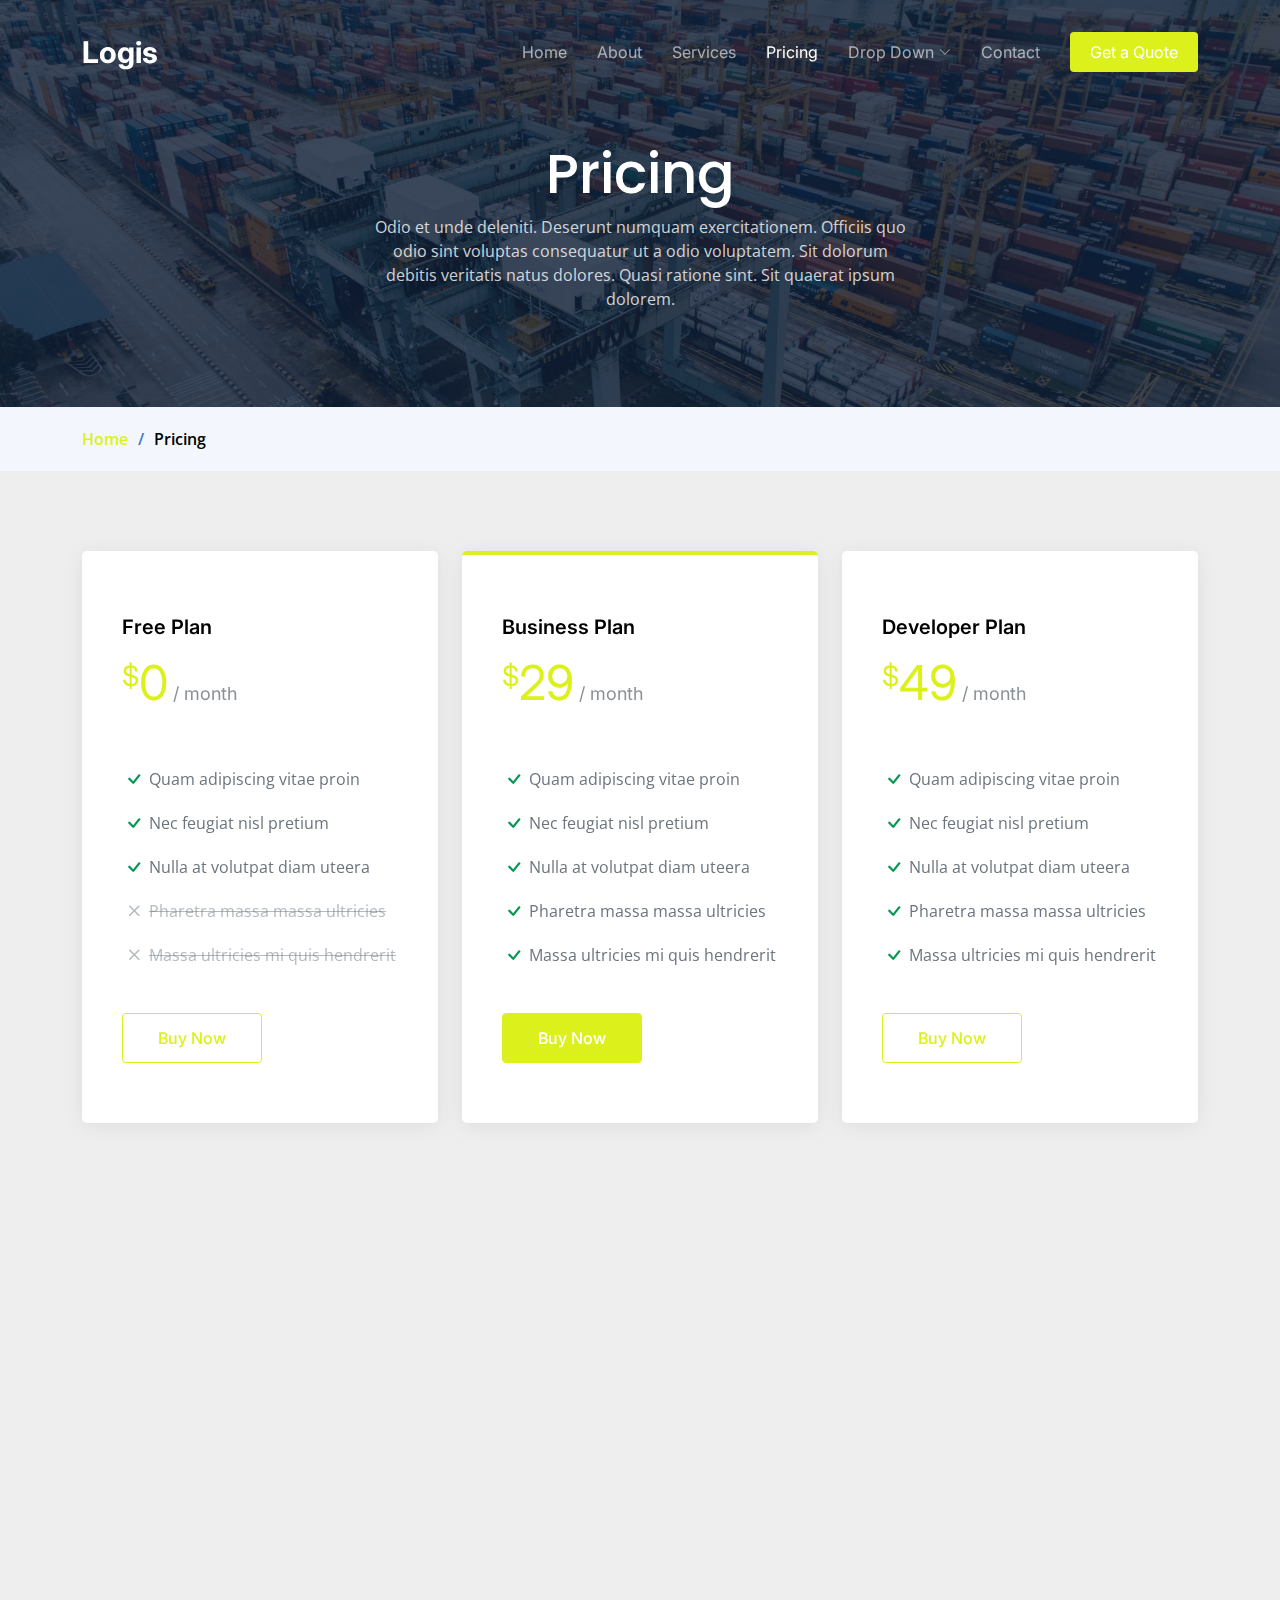
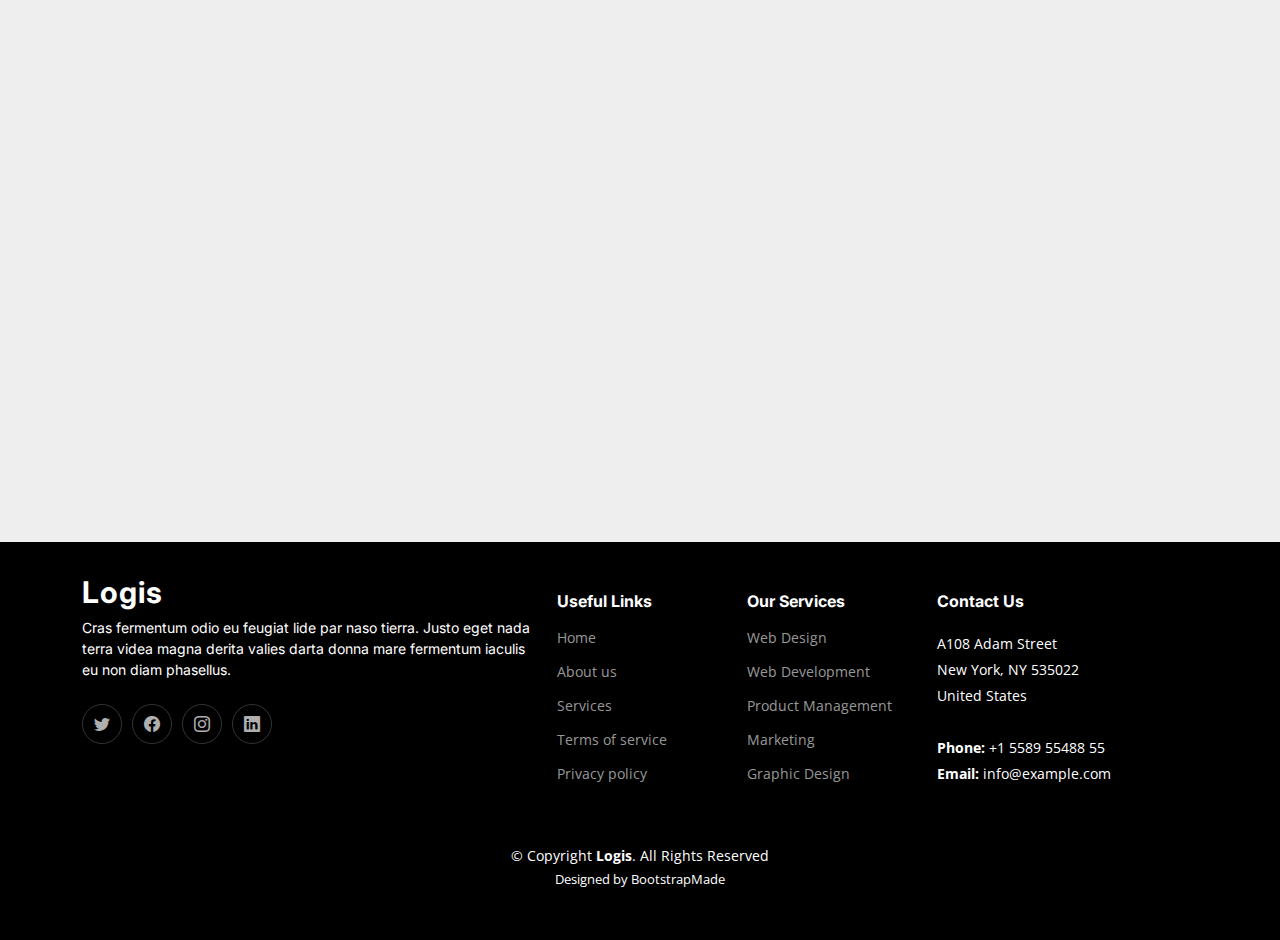
<file: public/guest/pricing.html>
<!DOCTYPE html>
<html lang="en">

<head>
  <meta charset="utf-8">
  <meta content="width=device-width, initial-scale=1.0" name="viewport">

  <title>Logis Bootstrap Template - Pricing</title>
  <meta content="" name="description">
  <meta content="" name="keywords">

  <!-- Favicons -->
  <link href="assets/img/favicon.png" rel="icon">
  <link href="assets/img/apple-touch-icon.png" rel="apple-touch-icon">

  <!-- Google Fonts -->
  <link rel="preconnect" href="https://fonts.googleapis.com">
  <link rel="preconnect" href="https://fonts.gstatic.com" crossorigin>
  <link href="https://fonts.googleapis.com/css2?family=Open+Sans:ital,wght@0,300;0,400;0,500;0,600;0,700;1,300;1,400;1,600;1,700&family=Poppins:ital,wght@0,300;0,400;0,500;0,600;0,700;1,300;1,400;1,500;1,600;1,700&family=Inter:ital,wght@0,300;0,400;0,500;0,600;0,700;1,300;1,400;1,500;1,600;1,700&display=swap" rel="stylesheet">

  <!-- Vendor CSS Files -->
  <link href="assets/vendor/bootstrap/css/bootstrap.min.css" rel="stylesheet">
  <link href="assets/vendor/bootstrap-icons/bootstrap-icons.css" rel="stylesheet">
  <link href="assets/vendor/fontawesome-free/css/all.min.css" rel="stylesheet">
  <link href="assets/vendor/glightbox/css/glightbox.min.css" rel="stylesheet">
  <link href="assets/vendor/swiper/swiper-bundle.min.css" rel="stylesheet">
  <link href="assets/vendor/aos/aos.css" rel="stylesheet">

  <!-- Template Main CSS File -->
  <link href="assets/css/main.css" rel="stylesheet">

  <!-- =======================================================
  * Template Name: Logis - v1.3.0
  * Template URL: https://bootstrapmade.com/logis-bootstrap-logistics-website-template/
  * Author: BootstrapMade.com
  * License: https://bootstrapmade.com/license/
  ======================================================== -->
</head>

<body>

  <!-- ======= Header ======= -->
  <header id="header" class="header d-flex align-items-center fixed-top">
    <div class="container-fluid container-xl d-flex align-items-center justify-content-between">

      <a href="index.html" class="logo d-flex align-items-center">
        <!-- Uncomment the line below if you also wish to use an image logo -->
        <!-- <img src="assets/img/logo.png" alt=""> -->
        <h1>Logis</h1>
      </a>

      <i class="mobile-nav-toggle mobile-nav-show bi bi-list"></i>
      <i class="mobile-nav-toggle mobile-nav-hide d-none bi bi-x"></i>
      <nav id="navbar" class="navbar">
        <ul>
          <li><a href="index.html">Home</a></li>
          <li><a href="about.html">About</a></li>
          <li><a href="services.html">Services</a></li>
          <li><a href="pricing.html" class="active">Pricing</a></li>
          <li class="dropdown"><a href="#"><span>Drop Down</span> <i class="bi bi-chevron-down dropdown-indicator"></i></a>
            <ul>
              <li><a href="#">Drop Down 1</a></li>
              <li class="dropdown"><a href="#"><span>Deep Drop Down</span> <i class="bi bi-chevron-down dropdown-indicator"></i></a>
                <ul>
                  <li><a href="#">Deep Drop Down 1</a></li>
                  <li><a href="#">Deep Drop Down 2</a></li>
                  <li><a href="#">Deep Drop Down 3</a></li>
                  <li><a href="#">Deep Drop Down 4</a></li>
                  <li><a href="#">Deep Drop Down 5</a></li>
                </ul>
              </li>
              <li><a href="#">Drop Down 2</a></li>
              <li><a href="#">Drop Down 3</a></li>
              <li><a href="#">Drop Down 4</a></li>
            </ul>
          </li>
          <li><a href="contact.html">Contact</a></li>
          <li><a class="get-a-quote" href="get-a-quote.html">Get a Quote</a></li>
        </ul>
      </nav><!-- .navbar -->

    </div>
  </header><!-- End Header -->
  <!-- End Header -->

  <main id="main">

    <!-- ======= Breadcrumbs ======= -->
    <div class="breadcrumbs">
      <div class="page-header d-flex align-items-center" style="background-image: url('assets/img/page-header.jpg');">
        <div class="container position-relative">
          <div class="row d-flex justify-content-center">
            <div class="col-lg-6 text-center">
              <h2>Pricing</h2>
              <p>Odio et unde deleniti. Deserunt numquam exercitationem. Officiis quo odio sint voluptas consequatur ut a odio voluptatem. Sit dolorum debitis veritatis natus dolores. Quasi ratione sint. Sit quaerat ipsum dolorem.</p>
            </div>
          </div>
        </div>
      </div>
      <nav>
        <div class="container">
          <ol>
            <li><a href="index.html">Home</a></li>
            <li>Pricing</li>
          </ol>
        </div>
      </nav>
    </div><!-- End Breadcrumbs -->

    <!-- ======= Pricing Section ======= -->
    <section id="pricing" class="pricing">
      <div class="container" data-aos="fade-up">

        <div class="row gy-4">

          <div class="col-lg-4" data-aos="fade-up" data-aos-delay="100">
            <div class="pricing-item">
              <h3>Free Plan</h3>
              <h4><sup>$</sup>0<span> / month</span></h4>
              <ul>
                <li><i class="bi bi-check"></i> Quam adipiscing vitae proin</li>
                <li><i class="bi bi-check"></i> Nec feugiat nisl pretium</li>
                <li><i class="bi bi-check"></i> Nulla at volutpat diam uteera</li>
                <li class="na"><i class="bi bi-x"></i> <span>Pharetra massa massa ultricies</span></li>
                <li class="na"><i class="bi bi-x"></i> <span>Massa ultricies mi quis hendrerit</span></li>
              </ul>
              <a href="#" class="buy-btn">Buy Now</a>
            </div>
          </div><!-- End Pricing Item -->

          <div class="col-lg-4" data-aos="fade-up" data-aos-delay="200">
            <div class="pricing-item featured">
              <h3>Business Plan</h3>
              <h4><sup>$</sup>29<span> / month</span></h4>
              <ul>
                <li><i class="bi bi-check"></i> Quam adipiscing vitae proin</li>
                <li><i class="bi bi-check"></i> Nec feugiat nisl pretium</li>
                <li><i class="bi bi-check"></i> Nulla at volutpat diam uteera</li>
                <li><i class="bi bi-check"></i> Pharetra massa massa ultricies</li>
                <li><i class="bi bi-check"></i> Massa ultricies mi quis hendrerit</li>
              </ul>
              <a href="#" class="buy-btn">Buy Now</a>
            </div>
          </div><!-- End Pricing Item -->

          <div class="col-lg-4" data-aos="fade-up" data-aos-delay="300">
            <div class="pricing-item">
              <h3>Developer Plan</h3>
              <h4><sup>$</sup>49<span> / month</span></h4>
              <ul>
                <li><i class="bi bi-check"></i> Quam adipiscing vitae proin</li>
                <li><i class="bi bi-check"></i> Nec feugiat nisl pretium</li>
                <li><i class="bi bi-check"></i> Nulla at volutpat diam uteera</li>
                <li><i class="bi bi-check"></i> Pharetra massa massa ultricies</li>
                <li><i class="bi bi-check"></i> Massa ultricies mi quis hendrerit</li>
              </ul>
              <a href="#" class="buy-btn">Buy Now</a>
            </div>
          </div><!-- End Pricing Item -->

        </div>

      </div>
    </section><!-- End Pricing Section -->

    <!-- ======= Horizontal Pricing Section ======= -->
    <section id="horizontal-pricing" class="horizontal-pricing pt-0">
      <div class="container" data-aos="fade-up">

        <div class="section-header">
          <span>Horizontal Pricing</span>
          <h2>Horizontal Pricing</h2>

        </div>

        <div class="row gy-4 pricing-item" data-aos="fade-up" data-aos-delay="100">
          <div class="col-lg-3 d-flex align-items-center justify-content-center">
            <h3>Free Plan</h3>
          </div>
          <div class="col-lg-3 d-flex align-items-center justify-content-center">
            <h4><sup>$</sup>0<span> / month</span></h4>
          </div>
          <div class="col-lg-3 d-flex align-items-center justify-content-center">
            <ul>
              <li><i class="bi bi-check"></i> Quam adipiscing vitae proin</li>
              <li><i class="bi bi-check"></i> Nulla at volutpat diam uteera</li>
              <li class="na"><i class="bi bi-x"></i> <span>Pharetra massa massa ultricies</span></li>
            </ul>
          </div>
          <div class="col-lg-3 d-flex align-items-center justify-content-center">
            <div class="text-center"><a href="#" class="buy-btn">Buy Now</a></div>
          </div>
        </div><!-- End Pricing Item -->

        <div class="row gy-4 pricing-item featured mt-4" data-aos="fade-up" data-aos-delay="200">
          <div class="col-lg-3 d-flex align-items-center justify-content-center">
            <h3>Business Plan</h3>
          </div>
          <div class="col-lg-3 d-flex align-items-center justify-content-center">
            <h4><sup>$</sup>29<span> / month</span></h4>
          </div>
          <div class="col-lg-3 d-flex align-items-center justify-content-center">
            <ul>
              <li><i class="bi bi-check"></i> Quam adipiscing vitae proin</li>
              <li><i class="bi bi-check"></i> <strong>Nec feugiat nisl pretium</strong></li>
              <li><i class="bi bi-check"></i> Nulla at volutpat diam uteera</li>
            </ul>
          </div>
          <div class="col-lg-3 d-flex align-items-center justify-content-center">
            <div class="text-center"><a href="#" class="buy-btn">Buy Now</a></div>
          </div>
        </div><!-- End Pricing Item -->

        <div class="row gy-4 pricing-item mt-4" data-aos="fade-up" data-aos-delay="300">
          <div class="col-lg-3 d-flex align-items-center justify-content-center">
            <h3>Developer Plan</h3>
          </div>
          <div class="col-lg-3 d-flex align-items-center justify-content-center">
            <h4><sup>$</sup>49<span> / month</span></h4>
          </div>
          <div class="col-lg-3 d-flex align-items-center justify-content-center">
            <ul>
              <li><i class="bi bi-check"></i> Quam adipiscing vitae proin</li>
              <li><i class="bi bi-check"></i> Nec feugiat nisl pretium</li>
              <li><i class="bi bi-check"></i> Nulla at volutpat diam uteera</li>
            </ul>
          </div>
          <div class="col-lg-3 d-flex align-items-center justify-content-center">
            <div class="text-center"><a href="#" class="buy-btn">Buy Now</a></div>
          </div>
        </div><!-- End Pricing Item -->

      </div>
    </section><!-- End Horizontal Pricing Section -->

  </main><!-- End #main -->

  <!-- ======= Footer ======= -->
  <footer id="footer" class="footer">

    <div class="container">
      <div class="row gy-4">
        <div class="col-lg-5 col-md-12 footer-info">
          <a href="index.html" class="logo d-flex align-items-center">
            <span>Logis</span>
          </a>
          <p>Cras fermentum odio eu feugiat lide par naso tierra. Justo eget nada terra videa magna derita valies darta donna mare fermentum iaculis eu non diam phasellus.</p>
          <div class="social-links d-flex mt-4">
            <a href="#" class="twitter"><i class="bi bi-twitter"></i></a>
            <a href="#" class="facebook"><i class="bi bi-facebook"></i></a>
            <a href="#" class="instagram"><i class="bi bi-instagram"></i></a>
            <a href="#" class="linkedin"><i class="bi bi-linkedin"></i></a>
          </div>
        </div>

        <div class="col-lg-2 col-6 footer-links">
          <h4>Useful Links</h4>
          <ul>
            <li><a href="#">Home</a></li>
            <li><a href="#">About us</a></li>
            <li><a href="#">Services</a></li>
            <li><a href="#">Terms of service</a></li>
            <li><a href="#">Privacy policy</a></li>
          </ul>
        </div>

        <div class="col-lg-2 col-6 footer-links">
          <h4>Our Services</h4>
          <ul>
            <li><a href="#">Web Design</a></li>
            <li><a href="#">Web Development</a></li>
            <li><a href="#">Product Management</a></li>
            <li><a href="#">Marketing</a></li>
            <li><a href="#">Graphic Design</a></li>
          </ul>
        </div>

        <div class="col-lg-3 col-md-12 footer-contact text-center text-md-start">
          <h4>Contact Us</h4>
          <p>
            A108 Adam Street <br>
            New York, NY 535022<br>
            United States <br><br>
            <strong>Phone:</strong> +1 5589 55488 55<br>
            <strong>Email:</strong> info@example.com<br>
          </p>

        </div>

      </div>
    </div>

    <div class="container mt-4">
      <div class="copyright">
        &copy; Copyright <strong><span>Logis</span></strong>. All Rights Reserved
      </div>
      <div class="credits">
        <!-- All the links in the footer should remain intact. -->
        <!-- You can delete the links only if you purchased the pro version. -->
        <!-- Licensing information: https://bootstrapmade.com/license/ -->
        <!-- Purchase the pro version with working PHP/AJAX contact form: https://bootstrapmade.com/logis-bootstrap-logistics-website-template/ -->
        Designed by <a href="https://bootstrapmade.com/">BootstrapMade</a>
      </div>
    </div>

  </footer><!-- End Footer -->
  <!-- End Footer -->

  <a href="#" class="scroll-top d-flex align-items-center justify-content-center"><i class="bi bi-arrow-up-short"></i></a>

  <div id="preloader"></div>

  <!-- Vendor JS Files -->
  <script src="assets/vendor/bootstrap/js/bootstrap.bundle.min.js"></script>
  <script src="assets/vendor/purecounter/purecounter_vanilla.js"></script>
  <script src="assets/vendor/glightbox/js/glightbox.min.js"></script>
  <script src="assets/vendor/swiper/swiper-bundle.min.js"></script>
  <script src="assets/vendor/aos/aos.js"></script>
  <script src="assets/vendor/php-email-form/validate.js"></script>

  <!-- Template Main JS File -->
  <script src="assets/js/main.js"></script>

</body>

</html>
</file>
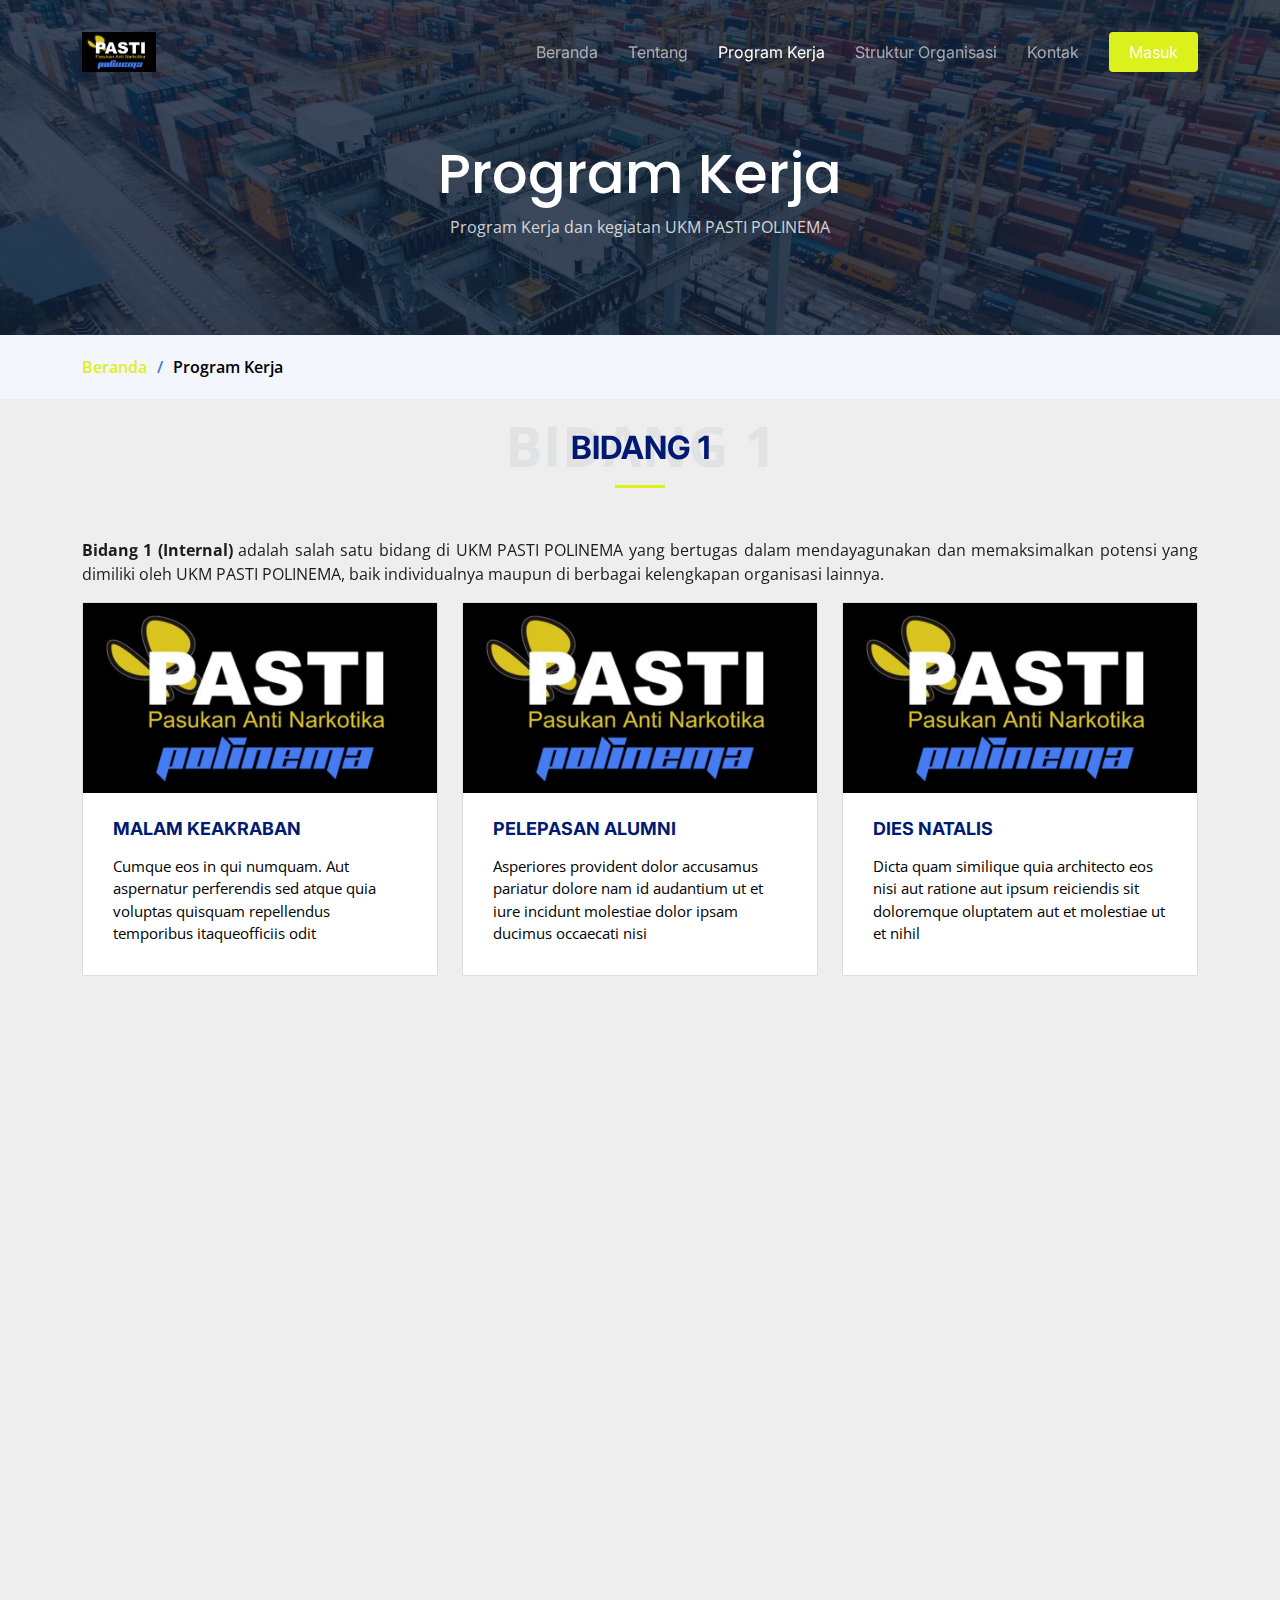
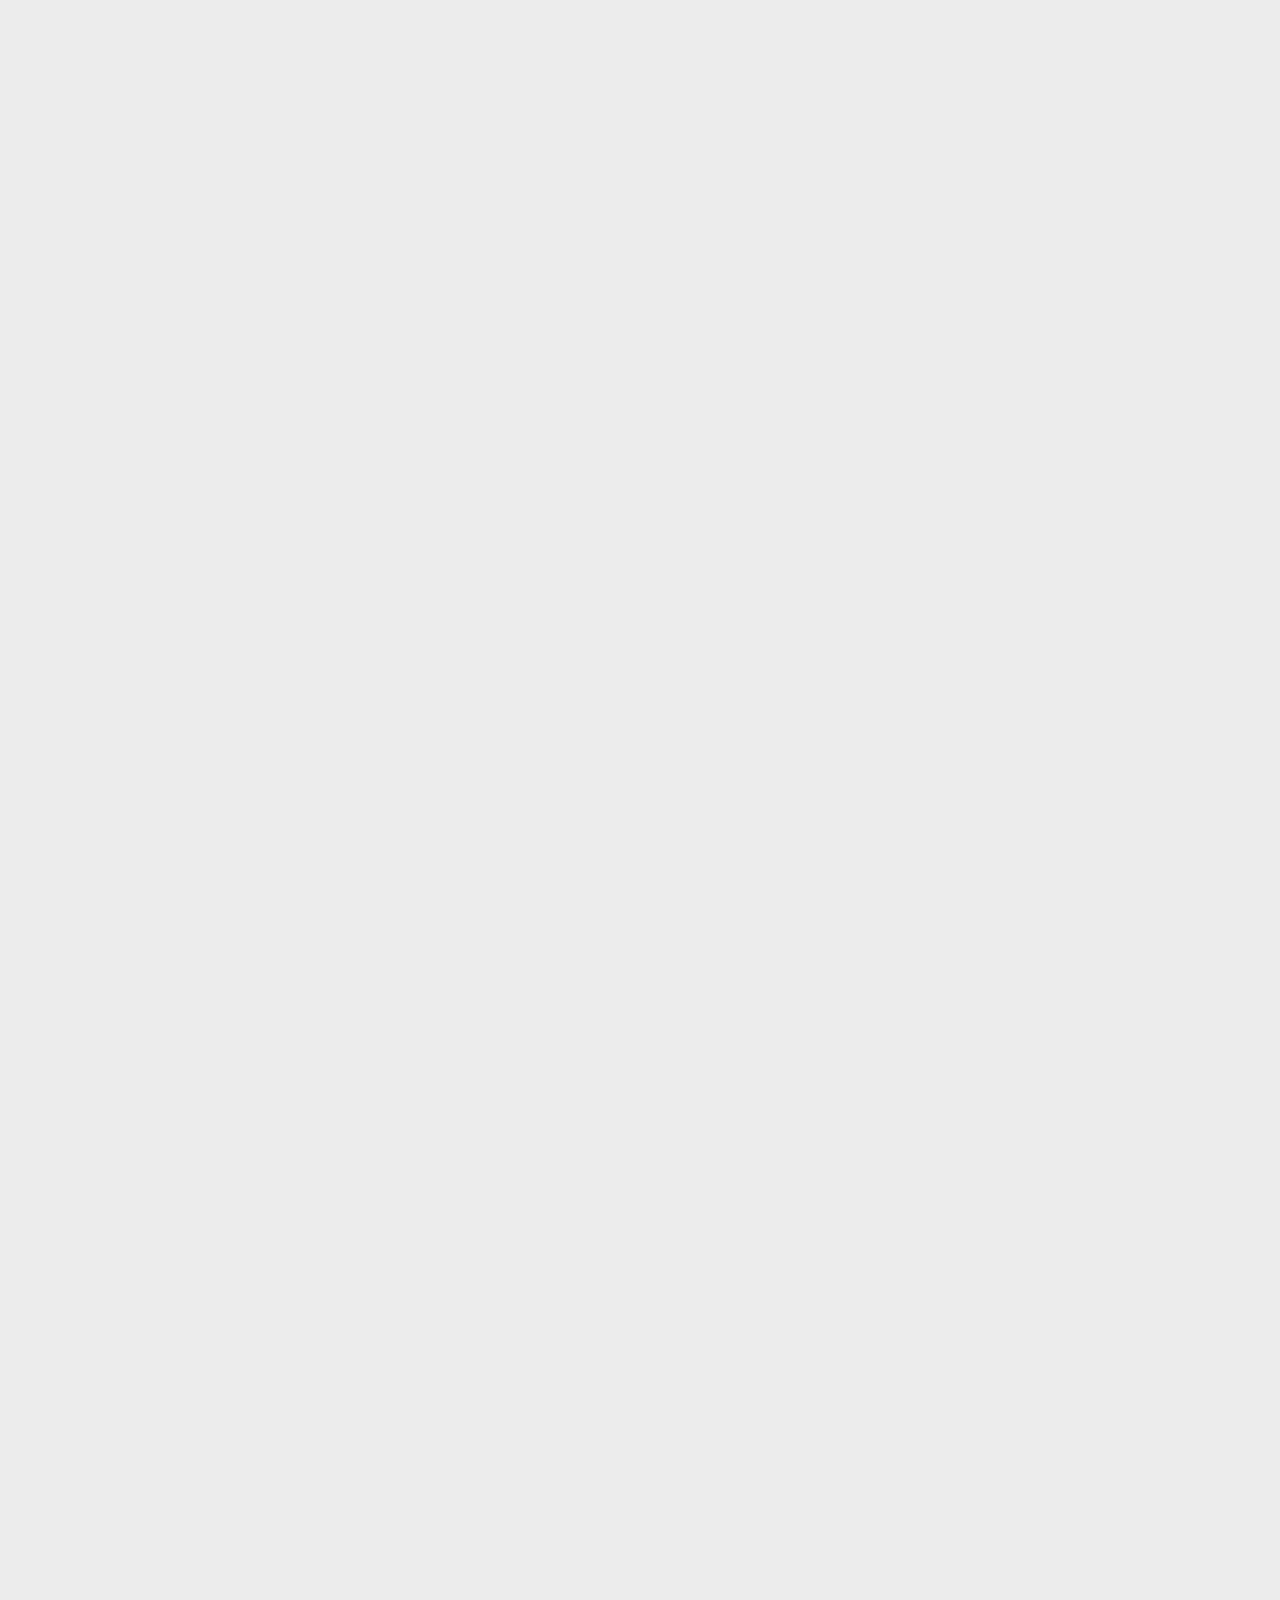
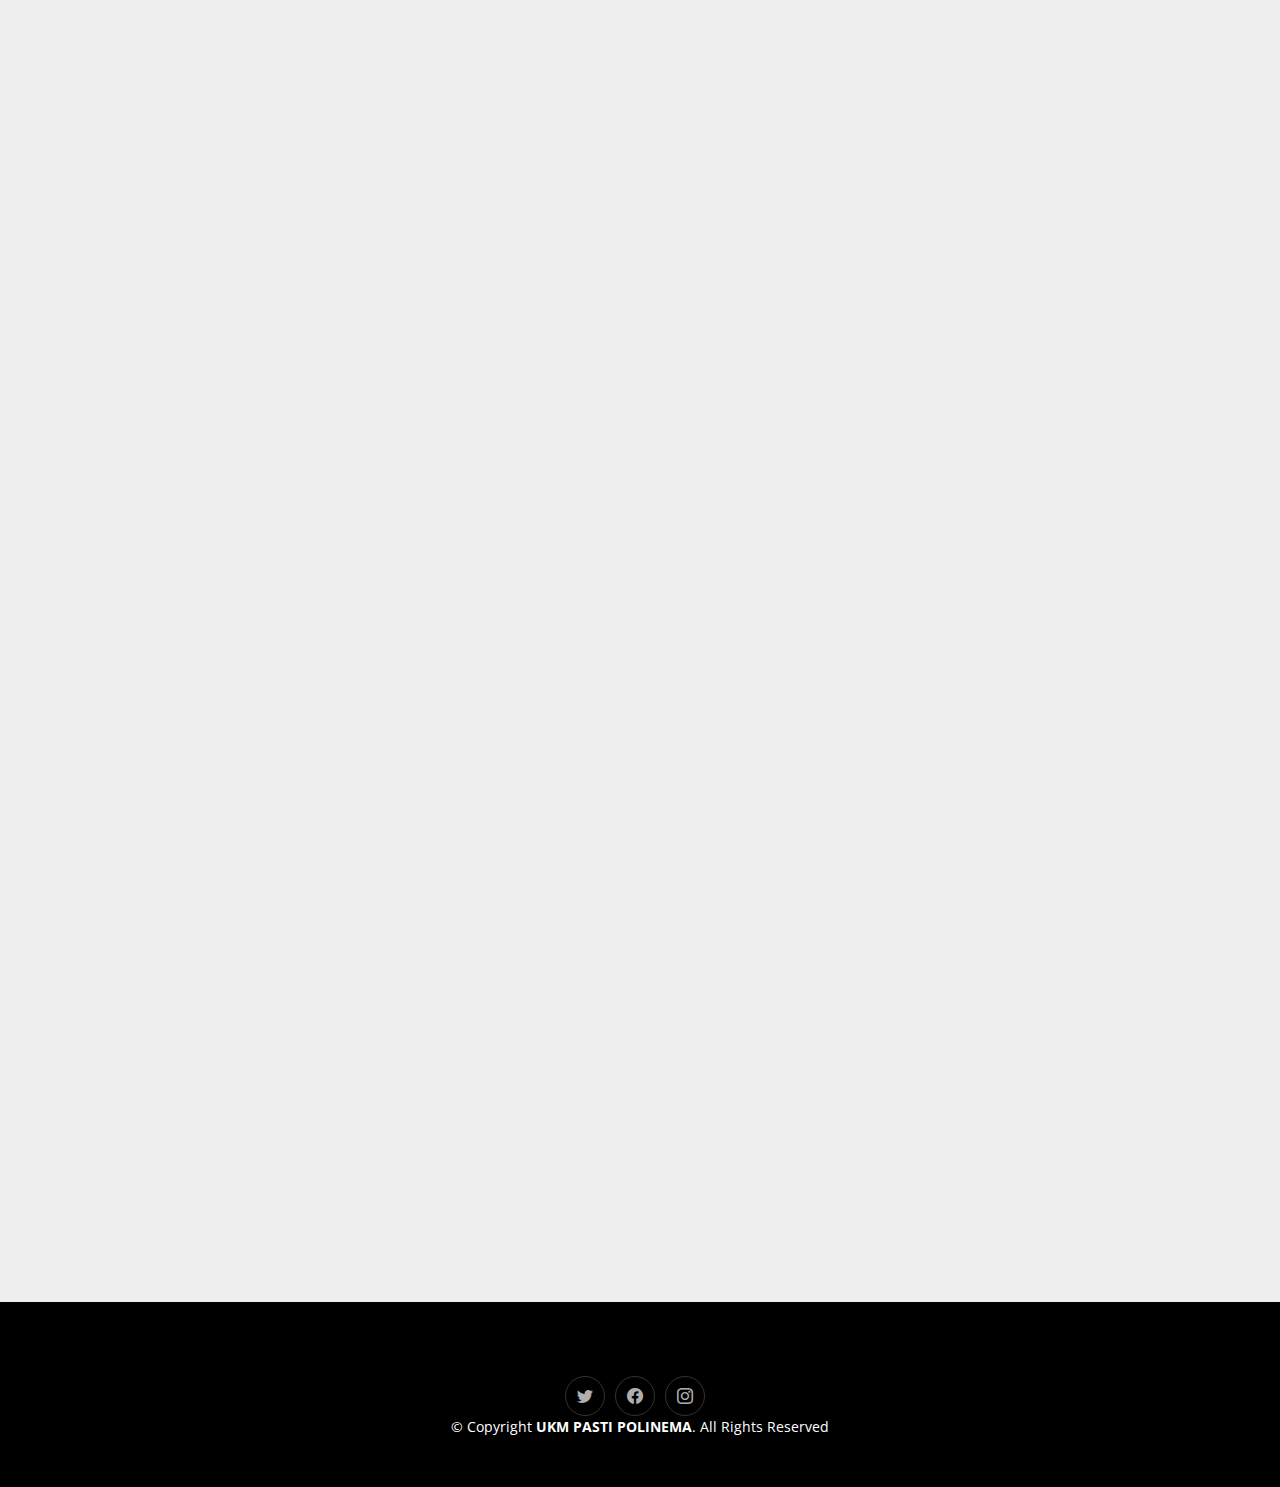
<file: public/guest/proker.html>
<!DOCTYPE html>
<html lang="en">
  <head>
    <meta charset="utf-8" />
    <meta content="width=device-width, initial-scale=1.0" name="viewport" />

    <title>Logis Bootstrap Template - Index</title>
    <meta content="" name="description" />
    <meta content="" name="keywords" />

    <!-- Favicons -->
    <link href="assets/img/favicon.png" rel="icon" />
    <link href="assets/img/apple-touch-icon.png" rel="apple-touch-icon" />

    <!-- Google Fonts -->
    <link rel="preconnect" href="https://fonts.googleapis.com" />
    <link rel="preconnect" href="https://fonts.gstatic.com" crossorigin />
    <link
      href="https://fonts.googleapis.com/css2?family=Open+Sans:ital,wght@0,300;0,400;0,500;0,600;0,700;1,300;1,400;1,600;1,700&family=Poppins:ital,wght@0,300;0,400;0,500;0,600;0,700;1,300;1,400;1,500;1,600;1,700&family=Inter:ital,wght@0,300;0,400;0,500;0,600;0,700;1,300;1,400;1,500;1,600;1,700&display=swap"
      rel="stylesheet"
    />

    <!-- Vendor CSS Files -->
    <link href="assets/vendor/bootstrap/css/bootstrap.min.css" rel="stylesheet" />
    <link href="assets/vendor/bootstrap-icons/bootstrap-icons.css" rel="stylesheet" />
    <link href="assets/vendor/fontawesome-free/css/all.min.css" rel="stylesheet" />
    <link href="assets/vendor/glightbox/css/glightbox.min.css" rel="stylesheet" />
    <link href="assets/vendor/swiper/swiper-bundle.min.css" rel="stylesheet" />
    <link href="assets/vendor/aos/aos.css" rel="stylesheet" />

    <!-- Template Main CSS File -->
    <link href="assets/css/main.css" rel="stylesheet" />

    <!-- =======================================================
  * Template Name: Logis - v1.3.0
  * Template URL: https://bootstrapmade.com/logis-bootstrap-logistics-website-template/
  * Author: BootstrapMade.com
  * License: https://bootstrapmade.com/license/
  ======================================================== -->
  </head>

  <body>
    <!-- ======= Header ======= -->
    <header id="header" class="header d-flex align-items-center fixed-top">
      <div class="container-fluid container-xl d-flex align-items-center justify-content-between">
        <a href="index.html" class="logo d-flex align-items-center">
          <img src="assets/img/logo pasti.jpg" alt="" />
        </a>

        <i class="mobile-nav-toggle mobile-nav-show bi bi-list"></i>
        <i class="mobile-nav-toggle mobile-nav-hide d-none bi bi-x"></i>
        <nav id="navbar" class="navbar">
          <ul>
            <li><a href="index.html" >Beranda</a></li>
            <li><a href="tentang.html">Tentang</a></li>
            <li><a href="proker.html" class="active">Program Kerja</a></li>
            <li><a href="struktur.html">Struktur Organisasi</a></li>
            <li><a href="kontak.html">Kontak</a></li>
            <li><a class="get-a-quote" href="get-a-quote.html">Masuk</a></li>
          </ul>
        </nav>
        <!-- .navbar -->
      </div>
    </header>
    <!-- End Header -->

    <main id="main">
      <!-- ======= Breadcrumbs ======= -->
      <div class="breadcrumbs">
        <div class="page-header d-flex align-items-center" style="background-image: url('assets/img/page-header.jpg')">
          <div class="container position-relative">
            <div class="row d-flex justify-content-center">
              <div class="col-lg-6 text-center">
                <h2>Program Kerja</h2>
                <p>Program Kerja dan kegiatan UKM PASTI POLINEMA</p>
              </div>
            </div>
          </div>
        </div>
        <nav>
          <div class="container">
            <ol>
              <li><a href="index.html">Beranda</a></li>
              <li>Program Kerja</li>
            </ol>
          </div>
        </nav>
      </div>
      <!-- End Breadcrumbs -->

      <!-- ======= BIDANG 1 ======= -->
      <section id="service" class="services pt-0">
        <div class="container" data-aos="fade-up">
          <div class="section-header">
            <span>BIDANG 1</span>
            <h2>BIDANG 1</h2>
          </div>
          <div class="content order-last order-lg-first">
            <p style="text-align: justify">
              <strong>Bidang 1 (Internal)</strong> adalah salah satu bidang di UKM PASTI POLINEMA yang bertugas dalam mendayagunakan dan memaksimalkan potensi yang dimiliki oleh UKM PASTI POLINEMA, baik individualnya maupun di berbagai
              kelengkapan organisasi lainnya.
            </p>
          </div>
          <div class="row gy-4">
            <div class="col-lg-4 col-md-6" data-aos="fade-up" data-aos-delay="100">
              <div class="card">
                <div class="card-img">
                  <img src="assets/img/logo pasti.jpg" alt="" class="img-fluid" />
                </div>
                <h3><a href="#" class="stretched-link">Malam Keakraban</a></h3>
                <p>Cumque eos in qui numquam. Aut aspernatur perferendis sed atque quia voluptas quisquam repellendus temporibus itaqueofficiis odit</p>
              </div>
            </div>
            <!-- End Card Item -->

            <div class="col-lg-4 col-md-6" data-aos="fade-up" data-aos-delay="200">
              <div class="card">
                <div class="card-img">
                  <img src="assets/img/logo pasti.jpg" alt="" class="img-fluid" />
                </div>
                <h3><a href="#" class="stretched-link">Pelepasan Alumni</a></h3>
                <p>Asperiores provident dolor accusamus pariatur dolore nam id audantium ut et iure incidunt molestiae dolor ipsam ducimus occaecati nisi</p>
              </div>
            </div>
            <!-- End Card Item -->

            <div class="col-lg-4 col-md-6" data-aos="fade-up" data-aos-delay="300">
              <div class="card">
                <div class="card-img">
                  <img src="assets/img/logo pasti.jpg" alt="" class="img-fluid" />
                </div>
                <h3><a href="#" class="stretched-link">Dies Natalis</a></h3>
                <p>Dicta quam similique quia architecto eos nisi aut ratione aut ipsum reiciendis sit doloremque oluptatem aut et molestiae ut et nihil</p>
              </div>
            </div>
            <!-- End Card Item -->

            <div class="col-lg-4 col-md-6" data-aos="fade-up" data-aos-delay="400">
              <div class="card">
                <div class="card-img">
                  <img src="assets/img/logo pasti.jpg" alt="" class="img-fluid" />
                </div>
                <h3><a href="#" class="stretched-link">Musyawarah Kerja</a></h3>
                <p>Dicta quam similique quia architecto eos nisi aut ratione aut ipsum reiciendis sit doloremque oluptatem aut et molestiae ut et nihil</p>
              </div>
            </div>
            <!-- End Card Item -->
          </div>
        </div>
      </section>
      <!-- End BIDANG 1 -->

      <!-- ======= BIDANG 2 ======= -->
      <section id="service" class="services pt-0">
        <div class="container" data-aos="fade-up">
          <div class="section-header">
            <span>BIDANG 2</span>
            <h2>BIDANG 2</h2>
          </div>
          <div class="content order-last order-lg-first">
            <p style="text-align: justify">
              <strong>Bidang 2 (Pencegahan)</strong> adalah salah satu bidang di UKM PASTI POLINEMA yang melaksanakan fungsi Pencegahan, Pemberantasan, Penyalahgunaan, dan Peredaran Gelap Narkoba (P4GN) khususnya di civitas akademika
              POLINEMA dan masyarakat pada umumnya.
            </p>
          </div>
          <div class="row gy-4">
            <div class="col-lg-4 col-md-6" data-aos="fade-up" data-aos-delay="100">
              <div class="card">
                <div class="card-img">
                  <img src="assets/img/logo pasti.jpg" alt="" class="img-fluid" />
                </div>
                <h3><a href="#" class="stretched-link">Tes Urine</a></h3>
                <p>Cumque eos in qui numquam. Aut aspernatur perferendis sed atque quia voluptas quisquam repellendus temporibus itaqueofficiis odit</p>
              </div>
            </div>
            <!-- End Card Item -->

            <div class="col-lg-4 col-md-6" data-aos="fade-up" data-aos-delay="200">
              <div class="card">
                <div class="card-img">
                  <img src="assets/img/logo pasti.jpg" alt="" class="img-fluid" />
                </div>
                <h3><a href="#" class="stretched-link">Penyuluhan</a></h3>
                <p>Asperiores provident dolor accusamus pariatur dolore nam id audantium ut et iure incidunt molestiae dolor ipsam ducimus occaecati nisi</p>
              </div>
            </div>
            <!-- End Card Item -->
          </div>
        </div>
      </section>
      <!-- End BIDANG 2 -->

      <!-- ======= BIDANG 3 ======= -->
      <section id="service" class="services pt-0">
        <div class="container" data-aos="fade-up">
          <div class="section-header">
            <span>BIDANG 3</span>
            <h2>BIDANG 3</h2>
          </div>
          <div class="content order-last order-lg-first">
            <p style="text-align: justify">
              <strong>Bidang 3 (Hubungan Masyarakat)</strong> adalah salah satu bidang di UKM PASTI POLINEMA yang bergerak dalam hubungan masyarakat untuk menjalin hubungan di lingkup internal dan eksternal Politeknik Negeri Malang utamanya
              BNN, organisasi sejenis, dan seluruh elemen yang bergerak di ranah kerja yang sama khususnya Kota Malang.
            </p>
          </div>
          <div class="row gy-4">
            <div class="col-lg-4 col-md-6" data-aos="fade-up" data-aos-delay="100">
              <div class="card">
                <div class="card-img">
                  <img src="assets/img/logo pasti.jpg" alt="" class="img-fluid" />
                </div>
                <h3><a href="#" class="stretched-link">Expo Kelembagaan</a></h3>
                <p>Cumque eos in qui numquam. Aut aspernatur perferendis sed atque quia voluptas quisquam repellendus temporibus itaqueofficiis odit</p>
              </div>
            </div>
            <!-- End Card Item -->
          </div>
        </div>
      </section>
      <!-- End BIDANG 3-->

      <!-- ======= BIDANG 4 ======= -->
      <section id="service" class="services pt-0">
        <div class="container" data-aos="fade-up">
          <div class="section-header">
            <span>BIDANG 4</span>
            <h2>BIDANG 4</h2>
          </div>
          <div class="content order-last order-lg-first">
            <p style="text-align: justify">
              <strong>Bidang 4 (Terapi dan Rehabilitasi)</strong> adalah salah satu bidang di UKM PASTI POLINEMA yang memfokuskan kegiatannya terhadap pengembangan pengetahuan tentang proses terapi dan rehabilitasi.
            </p>
          </div>
          <div class="row gy-4">
            <div class="col-lg-4 col-md-6" data-aos="fade-up" data-aos-delay="100">
              <div class="card">
                <div class="card-img">
                  <img src="assets/img/logo pasti.jpg" alt="" class="img-fluid" />
                </div>
                <h3><a href="#" class="stretched-link">Peringatan HANI</a></h3>
                <p>Cumque eos in qui numquam. Aut aspernatur perferendis sed atque quia voluptas quisquam repellendus temporibus itaqueofficiis odit</p>
              </div>
            </div>
            <!-- End Card Item -->

            <div class="col-lg-4 col-md-6" data-aos="fade-up" data-aos-delay="200">
              <div class="card">
                <div class="card-img">
                  <img src="assets/img/logo pasti.jpg" alt="" class="img-fluid" />
                </div>
                <h3><a href="#" class="stretched-link">Peringatan AIDS Sedunia</a></h3>
                <p>Asperiores provident dolor accusamus pariatur dolore nam id audantium ut et iure incidunt molestiae dolor ipsam ducimus occaecati nisi</p>
              </div>
            </div>
            <!-- End Card Item -->
          </div>
        </div>
      </section>
      <!-- End BIDANG 4 -->

      <!-- ======= BIDANG 5 ======= -->
      <section id="service" class="services pt-0">
        <div class="container" data-aos="fade-up">
          <div class="section-header">
            <span>BIDANG 5</span>
            <h2>BIDANG 5</h2>
          </div>
          <div class="content order-last order-lg-first">
            <p style="text-align: justify">
              <strong>Bidang 5 (Penelitian dan Pengembangan)</strong> adalah salah satu bidang di UKM PASTI POLINEMA yang bergerak dalam pengembangan sumber daya manusia dan bertugas mencetak seluruh fungsionaris yang berkualitas.
            </p>
          </div>
          <div class="row gy-4">
            <div class="col-lg-4 col-md-6" data-aos="fade-up" data-aos-delay="100">
              <div class="card">
                <div class="card-img">
                  <img src="assets/img/logo pasti.jpg" alt="" class="img-fluid" />
                </div>
                <h3><a href="#" class="stretched-link">Malam Keakraban</a></h3>
                <p>Cumque eos in qui numquam. Aut aspernatur perferendis sed atque quia voluptas quisquam repellendus temporibus itaqueofficiis odit</p>
              </div>
            </div>
            <!-- End Card Item -->

            <div class="col-lg-4 col-md-6" data-aos="fade-up" data-aos-delay="200">
              <div class="card">
                <div class="card-img">
                  <img src="assets/img/logo pasti.jpg" alt="" class="img-fluid" />
                </div>
                <h3><a href="#" class="stretched-link">Open Recruitment</a></h3>
                <p>Asperiores provident dolor accusamus pariatur dolore nam id audantium ut et iure incidunt molestiae dolor ipsam ducimus occaecati nisi</p>
              </div>
            </div>
            <!-- End Card Item -->

            <div class="col-lg-4 col-md-6" data-aos="fade-up" data-aos-delay="300">
              <div class="card">
                <div class="card-img">
                  <img src="assets/img/logo pasti.jpg" alt="" class="img-fluid" />
                </div>
                <h3><a href="#" class="stretched-link">Upgrading</a></h3>
                <p>Dicta quam similique quia architecto eos nisi aut ratione aut ipsum reiciendis sit doloremque oluptatem aut et molestiae ut et nihil</p>
              </div>
            </div>
            <!-- End Card Item -->

            <div class="col-lg-4 col-md-6" data-aos="fade-up" data-aos-delay="400">
              <div class="card">
                <div class="card-img">
                  <img src="assets/img/logo pasti.jpg" alt="" class="img-fluid" />
                </div>
                <h3><a href="#" class="stretched-link">Penempuhan NIA</a></h3>
                <p>Dicta quam similique quia architecto eos nisi aut ratione aut ipsum reiciendis sit doloremque oluptatem aut et molestiae ut et nihil</p>
              </div>
            </div>
            <!-- End Card Item -->

            <div class="col-lg-4 col-md-6" data-aos="fade-up" data-aos-delay="400">
              <div class="card">
                <div class="card-img">
                  <img src="assets/img/logo pasti.jpg" alt="" class="img-fluid" />
                </div>
                <h3><a href="#" class="stretched-link">Pelatihan Dasar</a></h3>
                <p>Dicta quam similique quia architecto eos nisi aut ratione aut ipsum reiciendis sit doloremque oluptatem aut et molestiae ut et nihil</p>
              </div>
            </div>
            <!-- End Card Item -->
          </div>
        </div>
      </section>
      <!-- End BIDANG 5 -->
    </main>
    <!-- End #main -->

    <!-- ======= Footer ======= -->
    <footer id="footer" class="footer">
      <div class="container mt-4">
        <div class="copyright">
          <div class="social-links d-flex justify-content-center">
            <a href="https://www.instagram.com/pastipolinema/" class="twitter"><i class="bi bi-twitter"></i></a>
            <a href="https://www.facebook.com/UkmPastiPolinema/" class="facebook"><i class="bi bi-facebook"></i></a>
            <a href="https://twitter.com/PastiPolinema" class="instagram"><i class="bi bi-instagram"></i></a>
          </div>
          &copy; Copyright <strong><span>UKM PASTI POLINEMA</span></strong
          >. All Rights Reserved
        </div>
      </div>
    </footer>
    <!-- End Footer -->

    <a href="#" class="scroll-top d-flex align-items-center justify-content-center"><i class="bi bi-arrow-up-short"></i></a>

    <div id="preloader"></div>

    <!-- Vendor JS Files -->
    <script src="assets/vendor/bootstrap/js/bootstrap.bundle.min.js"></script>
    <script src="assets/vendor/purecounter/purecounter_vanilla.js"></script>
    <script src="assets/vendor/glightbox/js/glightbox.min.js"></script>
    <script src="assets/vendor/swiper/swiper-bundle.min.js"></script>
    <script src="assets/vendor/aos/aos.js"></script>
    <script src="assets/vendor/php-email-form/validate.js"></script>

    <!-- Template Main JS File -->
    <script src="assets/js/main.js"></script>
  </body>
</html>
</file>
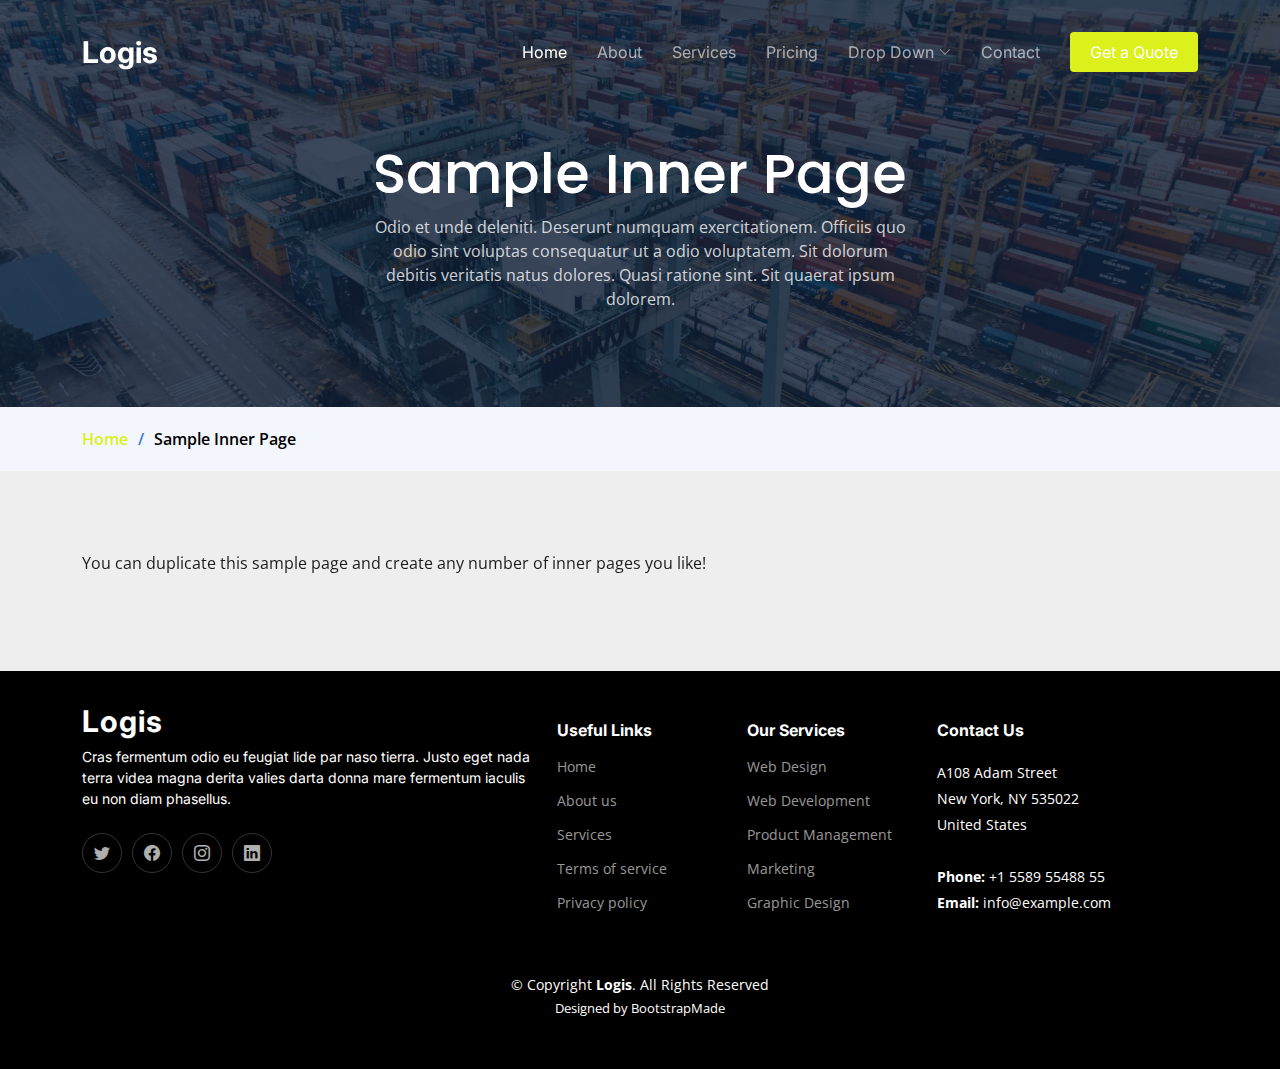
<file: public/guest/sample-inner-page.html>
<!DOCTYPE html>
<html lang="en">

<head>
  <meta charset="utf-8">
  <meta content="width=device-width, initial-scale=1.0" name="viewport">

  <title>[Template] Sample Inner Page</title>
  <meta content="" name="description">
  <meta content="" name="keywords">

  <!-- Favicons -->
  <link href="assets/img/favicon.png" rel="icon">
  <link href="assets/img/apple-touch-icon.png" rel="apple-touch-icon">

  <!-- Google Fonts -->
  <link rel="preconnect" href="https://fonts.googleapis.com">
  <link rel="preconnect" href="https://fonts.gstatic.com" crossorigin>
  <link href="https://fonts.googleapis.com/css2?family=Open+Sans:ital,wght@0,300;0,400;0,500;0,600;0,700;1,300;1,400;1,600;1,700&family=Poppins:ital,wght@0,300;0,400;0,500;0,600;0,700;1,300;1,400;1,500;1,600;1,700&family=Inter:ital,wght@0,300;0,400;0,500;0,600;0,700;1,300;1,400;1,500;1,600;1,700&display=swap" rel="stylesheet">

  <!-- Vendor CSS Files -->
  <link href="assets/vendor/bootstrap/css/bootstrap.min.css" rel="stylesheet">
  <link href="assets/vendor/bootstrap-icons/bootstrap-icons.css" rel="stylesheet">
  <link href="assets/vendor/fontawesome-free/css/all.min.css" rel="stylesheet">
  <link href="assets/vendor/glightbox/css/glightbox.min.css" rel="stylesheet">
  <link href="assets/vendor/swiper/swiper-bundle.min.css" rel="stylesheet">
  <link href="assets/vendor/aos/aos.css" rel="stylesheet">

  <!-- Template Main CSS File -->
  <link href="assets/css/main.css" rel="stylesheet">

  <!-- =======================================================
  * Template Name: Logis - v1.3.0
  * Template URL: https://bootstrapmade.com/logis-bootstrap-logistics-website-template/
  * Author: BootstrapMade.com
  * License: https://bootstrapmade.com/license/
  ======================================================== -->
</head>

<body>

  <!-- ======= Header ======= -->
  <header id="header" class="header d-flex align-items-center fixed-top">
    <div class="container-fluid container-xl d-flex align-items-center justify-content-between">

      <a href="index.html" class="logo d-flex align-items-center">
        <!-- Uncomment the line below if you also wish to use an image logo -->
        <!-- <img src="assets/img/logo.png" alt=""> -->
        <h1>Logis</h1>
      </a>

      <i class="mobile-nav-toggle mobile-nav-show bi bi-list"></i>
      <i class="mobile-nav-toggle mobile-nav-hide d-none bi bi-x"></i>
      <nav id="navbar" class="navbar">
        <ul>
          <li><a href="index.html" class="active">Home</a></li>
          <li><a href="about.html">About</a></li>
          <li><a href="services.html">Services</a></li>
          <li><a href="pricing.html">Pricing</a></li>
          <li class="dropdown"><a href="#"><span>Drop Down</span> <i class="bi bi-chevron-down dropdown-indicator"></i></a>
            <ul>
              <li><a href="#">Drop Down 1</a></li>
              <li class="dropdown"><a href="#"><span>Deep Drop Down</span> <i class="bi bi-chevron-down dropdown-indicator"></i></a>
                <ul>
                  <li><a href="#">Deep Drop Down 1</a></li>
                  <li><a href="#">Deep Drop Down 2</a></li>
                  <li><a href="#">Deep Drop Down 3</a></li>
                  <li><a href="#">Deep Drop Down 4</a></li>
                  <li><a href="#">Deep Drop Down 5</a></li>
                </ul>
              </li>
              <li><a href="#">Drop Down 2</a></li>
              <li><a href="#">Drop Down 3</a></li>
              <li><a href="#">Drop Down 4</a></li>
            </ul>
          </li>
          <li><a href="contact.html">Contact</a></li>
          <li><a class="get-a-quote" href="get-a-quote.html">Get a Quote</a></li>
        </ul>
      </nav><!-- .navbar -->

    </div>
  </header><!-- End Header -->
  <!-- End Header -->

  <main id="main">

    <!-- ======= Breadcrumbs ======= -->
    <div class="breadcrumbs">
      <div class="page-header d-flex align-items-center" style="background-image: url('assets/img/page-header.jpg');">
        <div class="container position-relative">
          <div class="row d-flex justify-content-center">
            <div class="col-lg-6 text-center">
              <h2>Sample Inner Page</h2>
              <p>Odio et unde deleniti. Deserunt numquam exercitationem. Officiis quo odio sint voluptas consequatur ut a odio voluptatem. Sit dolorum debitis veritatis natus dolores. Quasi ratione sint. Sit quaerat ipsum dolorem.</p>
            </div>
          </div>
        </div>
      </div>
      <nav>
        <div class="container">
          <ol>
            <li><a href="index.html">Home</a></li>
            <li>Sample Inner Page</li>
          </ol>
        </div>
      </nav>
    </div><!-- End Breadcrumbs -->

    <section class="sample-page">
      <div class="container" data-aos="fade-up">
        <p>
          You can duplicate this sample page and create any number of inner pages you like!
        </p>
      </div>
    </section>

  </main><!-- End #main -->

  <!-- ======= Footer ======= -->
  <footer id="footer" class="footer">

    <div class="container">
      <div class="row gy-4">
        <div class="col-lg-5 col-md-12 footer-info">
          <a href="index.html" class="logo d-flex align-items-center">
            <span>Logis</span>
          </a>
          <p>Cras fermentum odio eu feugiat lide par naso tierra. Justo eget nada terra videa magna derita valies darta donna mare fermentum iaculis eu non diam phasellus.</p>
          <div class="social-links d-flex mt-4">
            <a href="#" class="twitter"><i class="bi bi-twitter"></i></a>
            <a href="#" class="facebook"><i class="bi bi-facebook"></i></a>
            <a href="#" class="instagram"><i class="bi bi-instagram"></i></a>
            <a href="#" class="linkedin"><i class="bi bi-linkedin"></i></a>
          </div>
        </div>

        <div class="col-lg-2 col-6 footer-links">
          <h4>Useful Links</h4>
          <ul>
            <li><a href="#">Home</a></li>
            <li><a href="#">About us</a></li>
            <li><a href="#">Services</a></li>
            <li><a href="#">Terms of service</a></li>
            <li><a href="#">Privacy policy</a></li>
          </ul>
        </div>

        <div class="col-lg-2 col-6 footer-links">
          <h4>Our Services</h4>
          <ul>
            <li><a href="#">Web Design</a></li>
            <li><a href="#">Web Development</a></li>
            <li><a href="#">Product Management</a></li>
            <li><a href="#">Marketing</a></li>
            <li><a href="#">Graphic Design</a></li>
          </ul>
        </div>

        <div class="col-lg-3 col-md-12 footer-contact text-center text-md-start">
          <h4>Contact Us</h4>
          <p>
            A108 Adam Street <br>
            New York, NY 535022<br>
            United States <br><br>
            <strong>Phone:</strong> +1 5589 55488 55<br>
            <strong>Email:</strong> info@example.com<br>
          </p>

        </div>

      </div>
    </div>

    <div class="container mt-4">
      <div class="copyright">
        &copy; Copyright <strong><span>Logis</span></strong>. All Rights Reserved
      </div>
      <div class="credits">
        <!-- All the links in the footer should remain intact. -->
        <!-- You can delete the links only if you purchased the pro version. -->
        <!-- Licensing information: https://bootstrapmade.com/license/ -->
        <!-- Purchase the pro version with working PHP/AJAX contact form: https://bootstrapmade.com/logis-bootstrap-logistics-website-template/ -->
        Designed by <a href="https://bootstrapmade.com/">BootstrapMade</a>
      </div>
    </div>

  </footer><!-- End Footer -->
  <!-- End Footer -->

  <a href="#" class="scroll-top d-flex align-items-center justify-content-center"><i class="bi bi-arrow-up-short"></i></a>

  <div id="preloader"></div>

  <!-- Vendor JS Files -->
  <script src="assets/vendor/bootstrap/js/bootstrap.bundle.min.js"></script>
  <script src="assets/vendor/purecounter/purecounter_vanilla.js"></script>
  <script src="assets/vendor/glightbox/js/glightbox.min.js"></script>
  <script src="assets/vendor/swiper/swiper-bundle.min.js"></script>
  <script src="assets/vendor/aos/aos.js"></script>
  <script src="assets/vendor/php-email-form/validate.js"></script>

  <!-- Template Main JS File -->
  <script src="assets/js/main.js"></script>

</body>

</html>
</file>
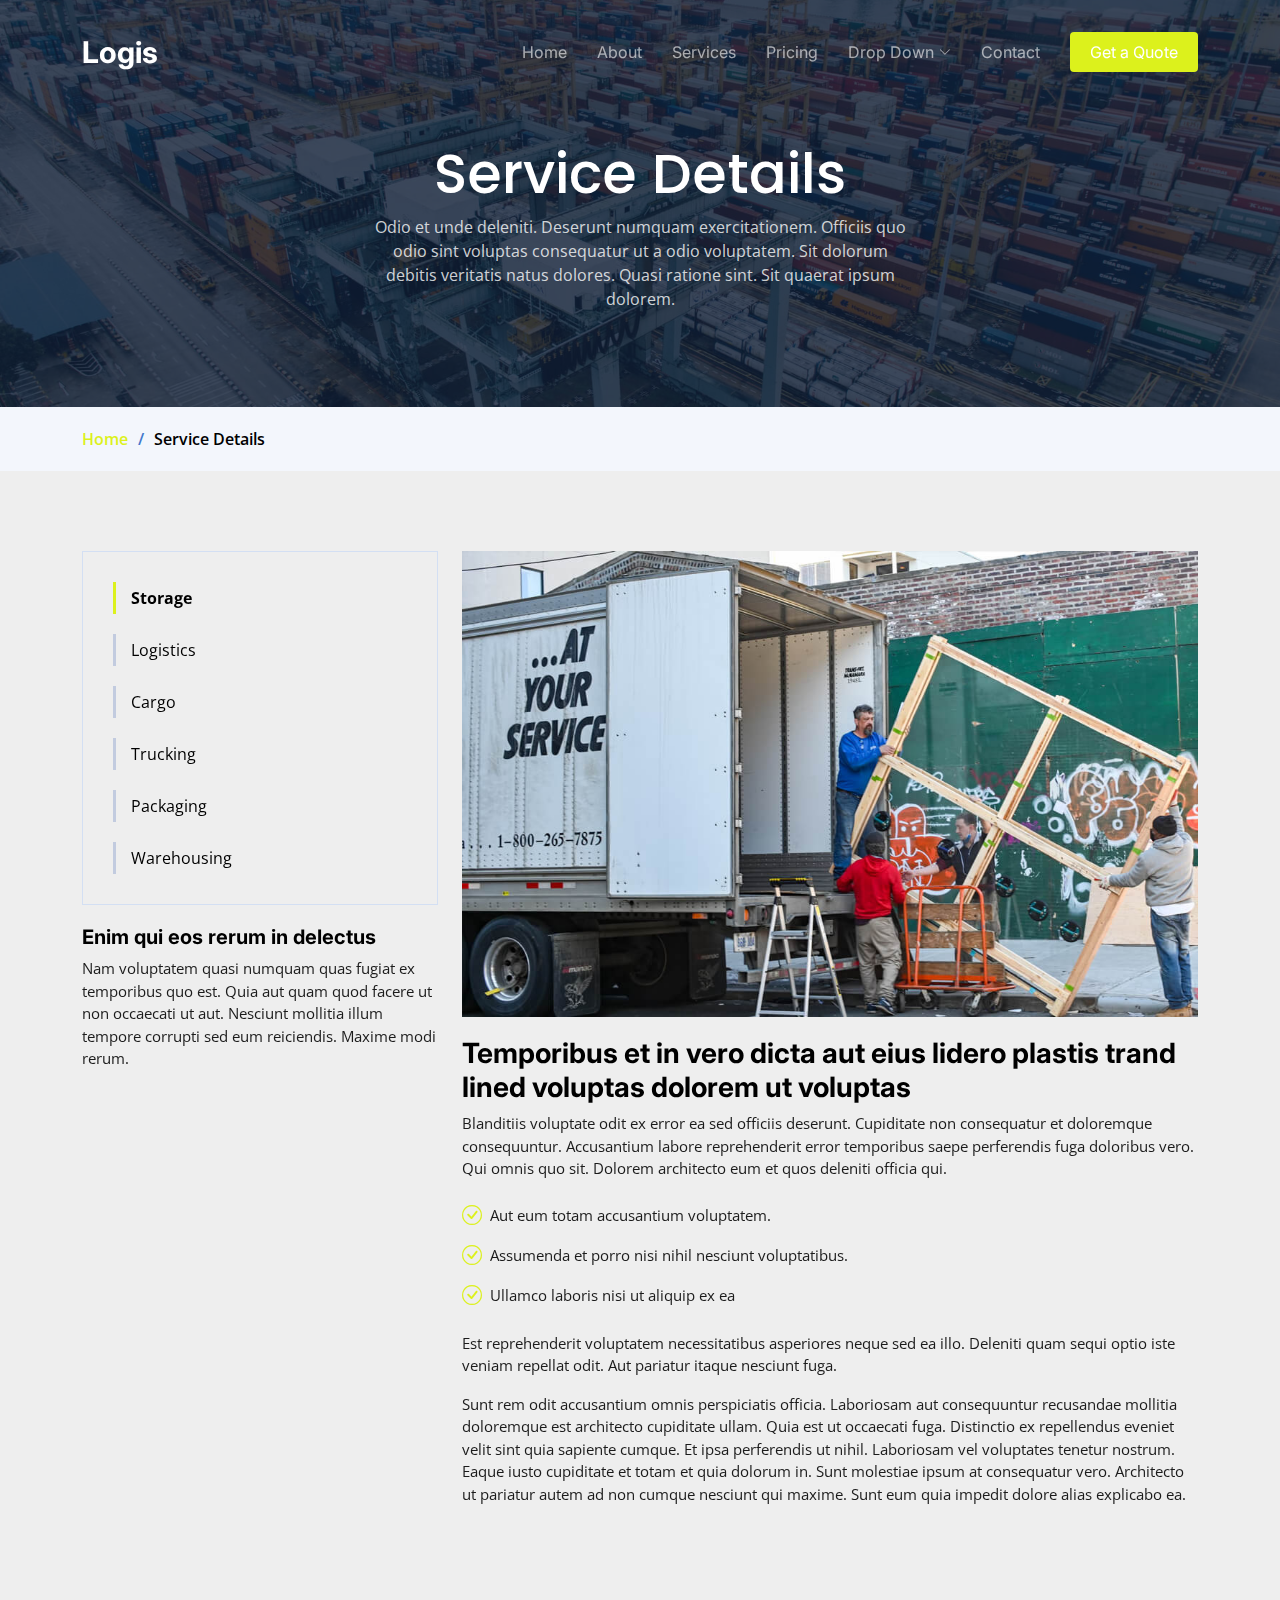
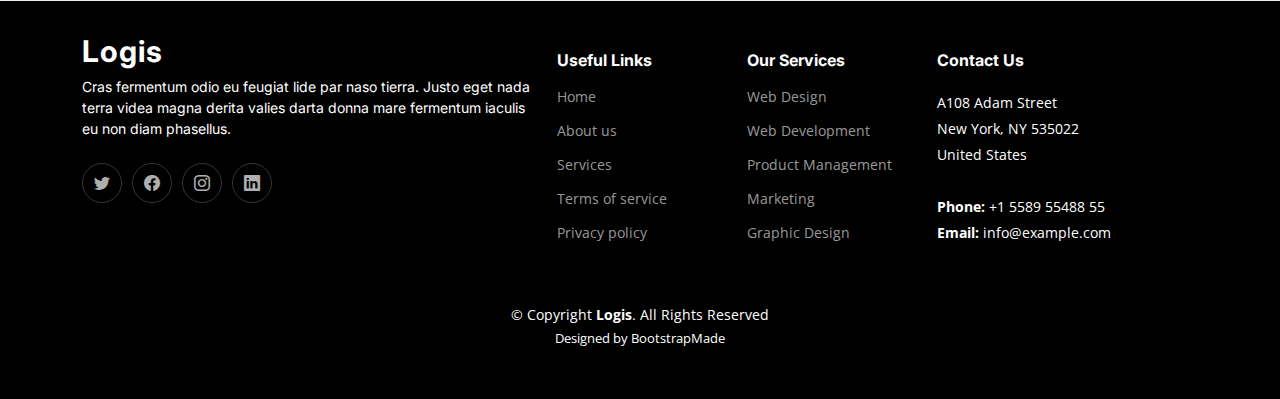
<file: public/guest/service-details.html>
<!DOCTYPE html>
<html lang="en">

<head>
  <meta charset="utf-8">
  <meta content="width=device-width, initial-scale=1.0" name="viewport">

  <title>Logis Bootstrap Template - Service Details</title>
  <meta content="" name="description">
  <meta content="" name="keywords">

  <!-- Favicons -->
  <link href="assets/img/favicon.png" rel="icon">
  <link href="assets/img/apple-touch-icon.png" rel="apple-touch-icon">

  <!-- Google Fonts -->
  <link rel="preconnect" href="https://fonts.googleapis.com">
  <link rel="preconnect" href="https://fonts.gstatic.com" crossorigin>
  <link href="https://fonts.googleapis.com/css2?family=Open+Sans:ital,wght@0,300;0,400;0,500;0,600;0,700;1,300;1,400;1,600;1,700&family=Poppins:ital,wght@0,300;0,400;0,500;0,600;0,700;1,300;1,400;1,500;1,600;1,700&family=Inter:ital,wght@0,300;0,400;0,500;0,600;0,700;1,300;1,400;1,500;1,600;1,700&display=swap" rel="stylesheet">

  <!-- Vendor CSS Files -->
  <link href="assets/vendor/bootstrap/css/bootstrap.min.css" rel="stylesheet">
  <link href="assets/vendor/bootstrap-icons/bootstrap-icons.css" rel="stylesheet">
  <link href="assets/vendor/fontawesome-free/css/all.min.css" rel="stylesheet">
  <link href="assets/vendor/glightbox/css/glightbox.min.css" rel="stylesheet">
  <link href="assets/vendor/swiper/swiper-bundle.min.css" rel="stylesheet">
  <link href="assets/vendor/aos/aos.css" rel="stylesheet">

  <!-- Template Main CSS File -->
  <link href="assets/css/main.css" rel="stylesheet">

  <!-- =======================================================
  * Template Name: Logis - v1.3.0
  * Template URL: https://bootstrapmade.com/logis-bootstrap-logistics-website-template/
  * Author: BootstrapMade.com
  * License: https://bootstrapmade.com/license/
  ======================================================== -->
</head>

<body>

  <!-- ======= Header ======= -->
  <header id="header" class="header d-flex align-items-center fixed-top">
    <div class="container-fluid container-xl d-flex align-items-center justify-content-between">

      <a href="index.html" class="logo d-flex align-items-center">
        <!-- Uncomment the line below if you also wish to use an image logo -->
        <!-- <img src="assets/img/logo.png" alt=""> -->
        <h1>Logis</h1>
      </a>

      <i class="mobile-nav-toggle mobile-nav-show bi bi-list"></i>
      <i class="mobile-nav-toggle mobile-nav-hide d-none bi bi-x"></i>
      <nav id="navbar" class="navbar">
        <ul>
          <li><a href="index.html">Home</a></li>
          <li><a href="about.html">About</a></li>
          <li><a href="services.html">Services</a></li>
          <li><a href="pricing.html">Pricing</a></li>
          <li class="dropdown"><a href="#"><span>Drop Down</span> <i class="bi bi-chevron-down dropdown-indicator"></i></a>
            <ul>
              <li><a href="#">Drop Down 1</a></li>
              <li class="dropdown"><a href="#"><span>Deep Drop Down</span> <i class="bi bi-chevron-down dropdown-indicator"></i></a>
                <ul>
                  <li><a href="#">Deep Drop Down 1</a></li>
                  <li><a href="#">Deep Drop Down 2</a></li>
                  <li><a href="#">Deep Drop Down 3</a></li>
                  <li><a href="#">Deep Drop Down 4</a></li>
                  <li><a href="#">Deep Drop Down 5</a></li>
                </ul>
              </li>
              <li><a href="#">Drop Down 2</a></li>
              <li><a href="#">Drop Down 3</a></li>
              <li><a href="#">Drop Down 4</a></li>
            </ul>
          </li>
          <li><a href="contact.html">Contact</a></li>
          <li><a class="get-a-quote" href="get-a-quote.html">Get a Quote</a></li>
        </ul>
      </nav><!-- .navbar -->

    </div>
  </header><!-- End Header -->
  <!-- End Header -->

  <main id="main">

    <!-- ======= Breadcrumbs ======= -->
    <div class="breadcrumbs">
      <div class="page-header d-flex align-items-center" style="background-image: url('assets/img/page-header.jpg');">
        <div class="container position-relative">
          <div class="row d-flex justify-content-center">
            <div class="col-lg-6 text-center">
              <h2>Service Details</h2>
              <p>Odio et unde deleniti. Deserunt numquam exercitationem. Officiis quo odio sint voluptas consequatur ut a odio voluptatem. Sit dolorum debitis veritatis natus dolores. Quasi ratione sint. Sit quaerat ipsum dolorem.</p>
            </div>
          </div>
        </div>
      </div>
      <nav>
        <div class="container">
          <ol>
            <li><a href="index.html">Home</a></li>
            <li>Service Details</li>
          </ol>
        </div>
      </nav>
    </div><!-- End Breadcrumbs -->

    <!-- ======= Service Details Section ======= -->
    <section id="service-details" class="service-details">
      <div class="container" data-aos="fade-up">

        <div class="row gy-4">

          <div class="col-lg-4">
            <div class="services-list">
              <a href="#" class="active">Storage</a>
              <a href="#">Logistics</a>
              <a href="#">Cargo</a>
              <a href="#">Trucking</a>
              <a href="#">Packaging</a>
              <a href="#">Warehousing</a>
            </div>

            <h4>Enim qui eos rerum in delectus</h4>
            <p>Nam voluptatem quasi numquam quas fugiat ex temporibus quo est. Quia aut quam quod facere ut non occaecati ut aut. Nesciunt mollitia illum tempore corrupti sed eum reiciendis. Maxime modi rerum.</p>
          </div>

          <div class="col-lg-8">
            <img src="assets/img/service-details.jpg" alt="" class="img-fluid services-img">
            <h3>Temporibus et in vero dicta aut eius lidero plastis trand lined voluptas dolorem ut voluptas</h3>
            <p>
              Blanditiis voluptate odit ex error ea sed officiis deserunt. Cupiditate non consequatur et doloremque consequuntur. Accusantium labore reprehenderit error temporibus saepe perferendis fuga doloribus vero. Qui omnis quo sit. Dolorem architecto eum et quos deleniti officia qui.
            </p>
            <ul>
              <li><i class="bi bi-check-circle"></i> <span>Aut eum totam accusantium voluptatem.</span></li>
              <li><i class="bi bi-check-circle"></i> <span>Assumenda et porro nisi nihil nesciunt voluptatibus.</span></li>
              <li><i class="bi bi-check-circle"></i> <span>Ullamco laboris nisi ut aliquip ex ea</span></li>
            </ul>
            <p>
              Est reprehenderit voluptatem necessitatibus asperiores neque sed ea illo. Deleniti quam sequi optio iste veniam repellat odit. Aut pariatur itaque nesciunt fuga.
            </p>
            <p>
              Sunt rem odit accusantium omnis perspiciatis officia. Laboriosam aut consequuntur recusandae mollitia doloremque est architecto cupiditate ullam. Quia est ut occaecati fuga. Distinctio ex repellendus eveniet velit sint quia sapiente cumque. Et ipsa perferendis ut nihil. Laboriosam vel voluptates tenetur nostrum. Eaque iusto cupiditate et totam et quia dolorum in. Sunt molestiae ipsum at consequatur vero. Architecto ut pariatur autem ad non cumque nesciunt qui maxime. Sunt eum quia impedit dolore alias explicabo ea.
            </p>
          </div>

        </div>

      </div>
    </section><!-- End Service Details Section -->

  </main><!-- End #main -->

  <!-- ======= Footer ======= -->
  <footer id="footer" class="footer">

    <div class="container">
      <div class="row gy-4">
        <div class="col-lg-5 col-md-12 footer-info">
          <a href="index.html" class="logo d-flex align-items-center">
            <span>Logis</span>
          </a>
          <p>Cras fermentum odio eu feugiat lide par naso tierra. Justo eget nada terra videa magna derita valies darta donna mare fermentum iaculis eu non diam phasellus.</p>
          <div class="social-links d-flex mt-4">
            <a href="#" class="twitter"><i class="bi bi-twitter"></i></a>
            <a href="#" class="facebook"><i class="bi bi-facebook"></i></a>
            <a href="#" class="instagram"><i class="bi bi-instagram"></i></a>
            <a href="#" class="linkedin"><i class="bi bi-linkedin"></i></a>
          </div>
        </div>

        <div class="col-lg-2 col-6 footer-links">
          <h4>Useful Links</h4>
          <ul>
            <li><a href="#">Home</a></li>
            <li><a href="#">About us</a></li>
            <li><a href="#">Services</a></li>
            <li><a href="#">Terms of service</a></li>
            <li><a href="#">Privacy policy</a></li>
          </ul>
        </div>

        <div class="col-lg-2 col-6 footer-links">
          <h4>Our Services</h4>
          <ul>
            <li><a href="#">Web Design</a></li>
            <li><a href="#">Web Development</a></li>
            <li><a href="#">Product Management</a></li>
            <li><a href="#">Marketing</a></li>
            <li><a href="#">Graphic Design</a></li>
          </ul>
        </div>

        <div class="col-lg-3 col-md-12 footer-contact text-center text-md-start">
          <h4>Contact Us</h4>
          <p>
            A108 Adam Street <br>
            New York, NY 535022<br>
            United States <br><br>
            <strong>Phone:</strong> +1 5589 55488 55<br>
            <strong>Email:</strong> info@example.com<br>
          </p>

        </div>

      </div>
    </div>

    <div class="container mt-4">
      <div class="copyright">
        &copy; Copyright <strong><span>Logis</span></strong>. All Rights Reserved
      </div>
      <div class="credits">
        <!-- All the links in the footer should remain intact. -->
        <!-- You can delete the links only if you purchased the pro version. -->
        <!-- Licensing information: https://bootstrapmade.com/license/ -->
        <!-- Purchase the pro version with working PHP/AJAX contact form: https://bootstrapmade.com/logis-bootstrap-logistics-website-template/ -->
        Designed by <a href="https://bootstrapmade.com/">BootstrapMade</a>
      </div>
    </div>

  </footer><!-- End Footer -->
  <!-- End Footer -->

  <a href="#" class="scroll-top d-flex align-items-center justify-content-center"><i class="bi bi-arrow-up-short"></i></a>

  <div id="preloader"></div>

  <!-- Vendor JS Files -->
  <script src="assets/vendor/bootstrap/js/bootstrap.bundle.min.js"></script>
  <script src="assets/vendor/purecounter/purecounter_vanilla.js"></script>
  <script src="assets/vendor/glightbox/js/glightbox.min.js"></script>
  <script src="assets/vendor/swiper/swiper-bundle.min.js"></script>
  <script src="assets/vendor/aos/aos.js"></script>
  <script src="assets/vendor/php-email-form/validate.js"></script>

  <!-- Template Main JS File -->
  <script src="assets/js/main.js"></script>

</body>

</html>
</file>
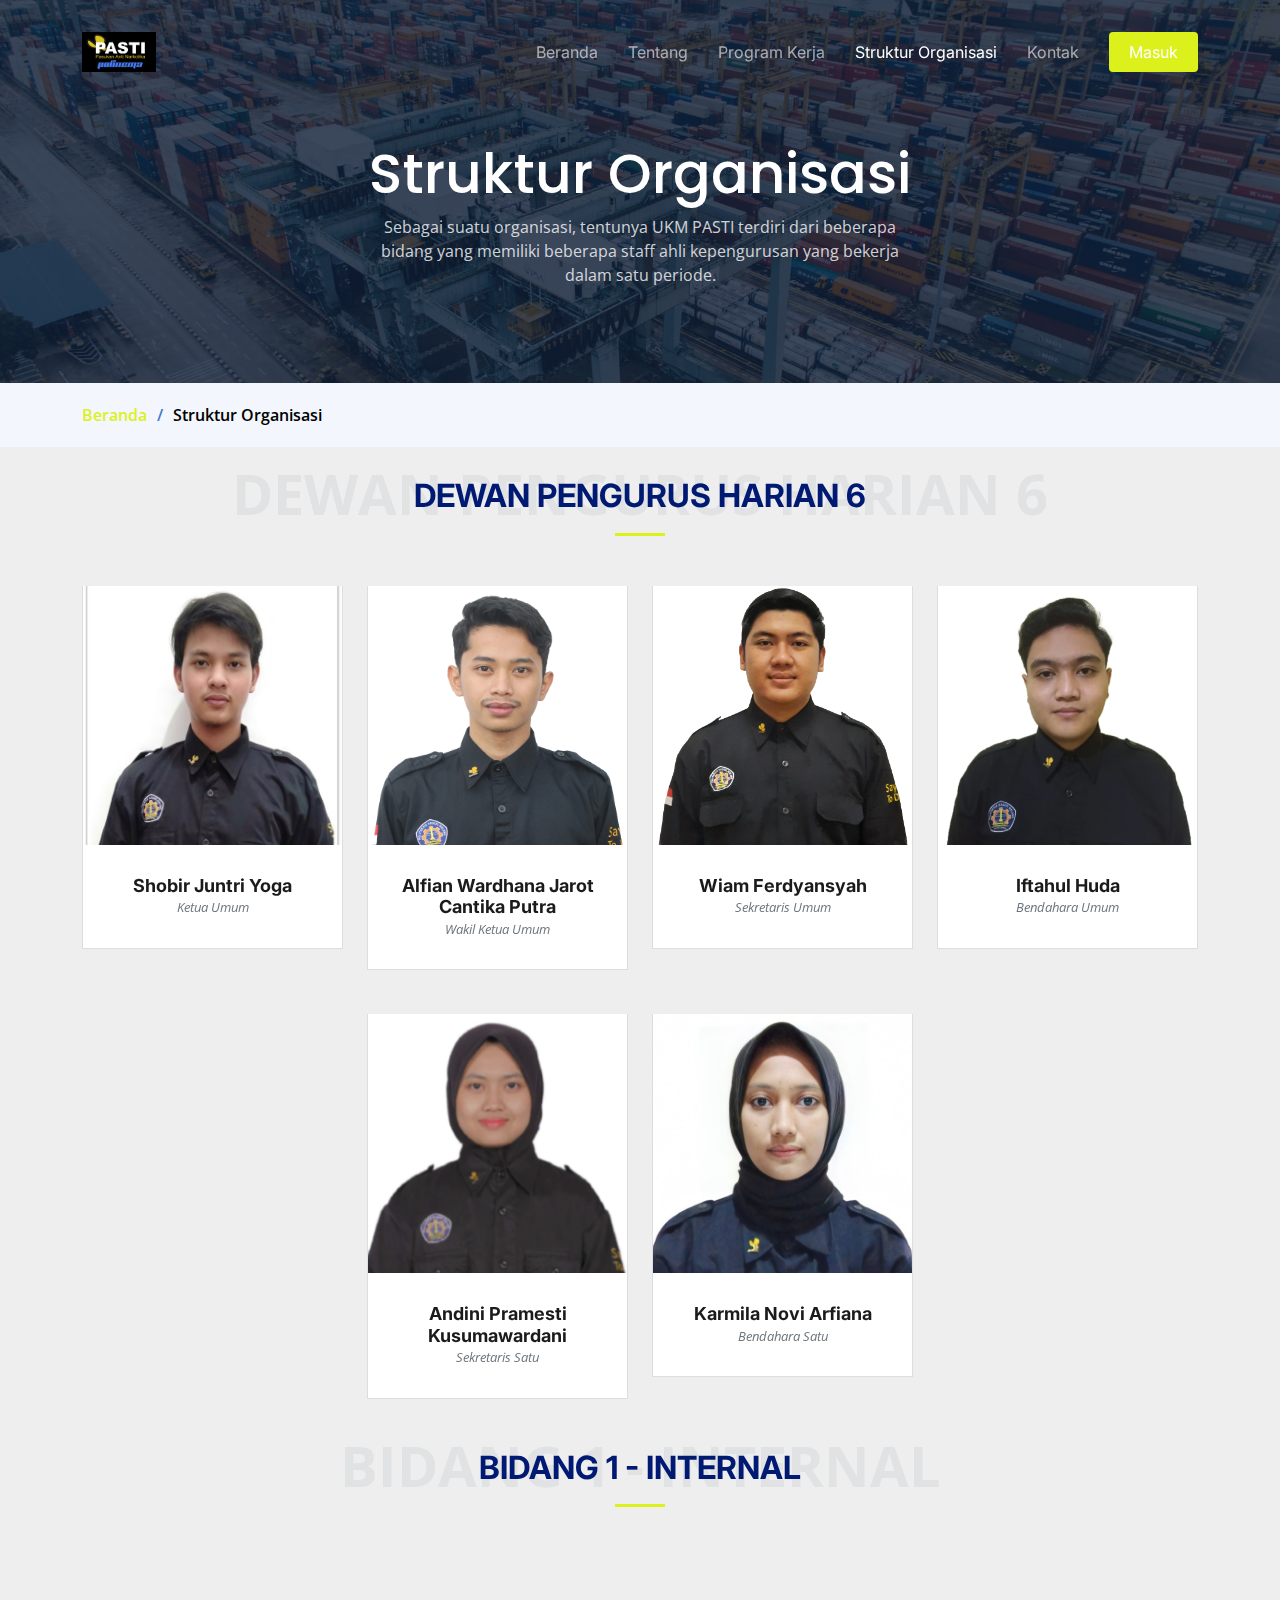
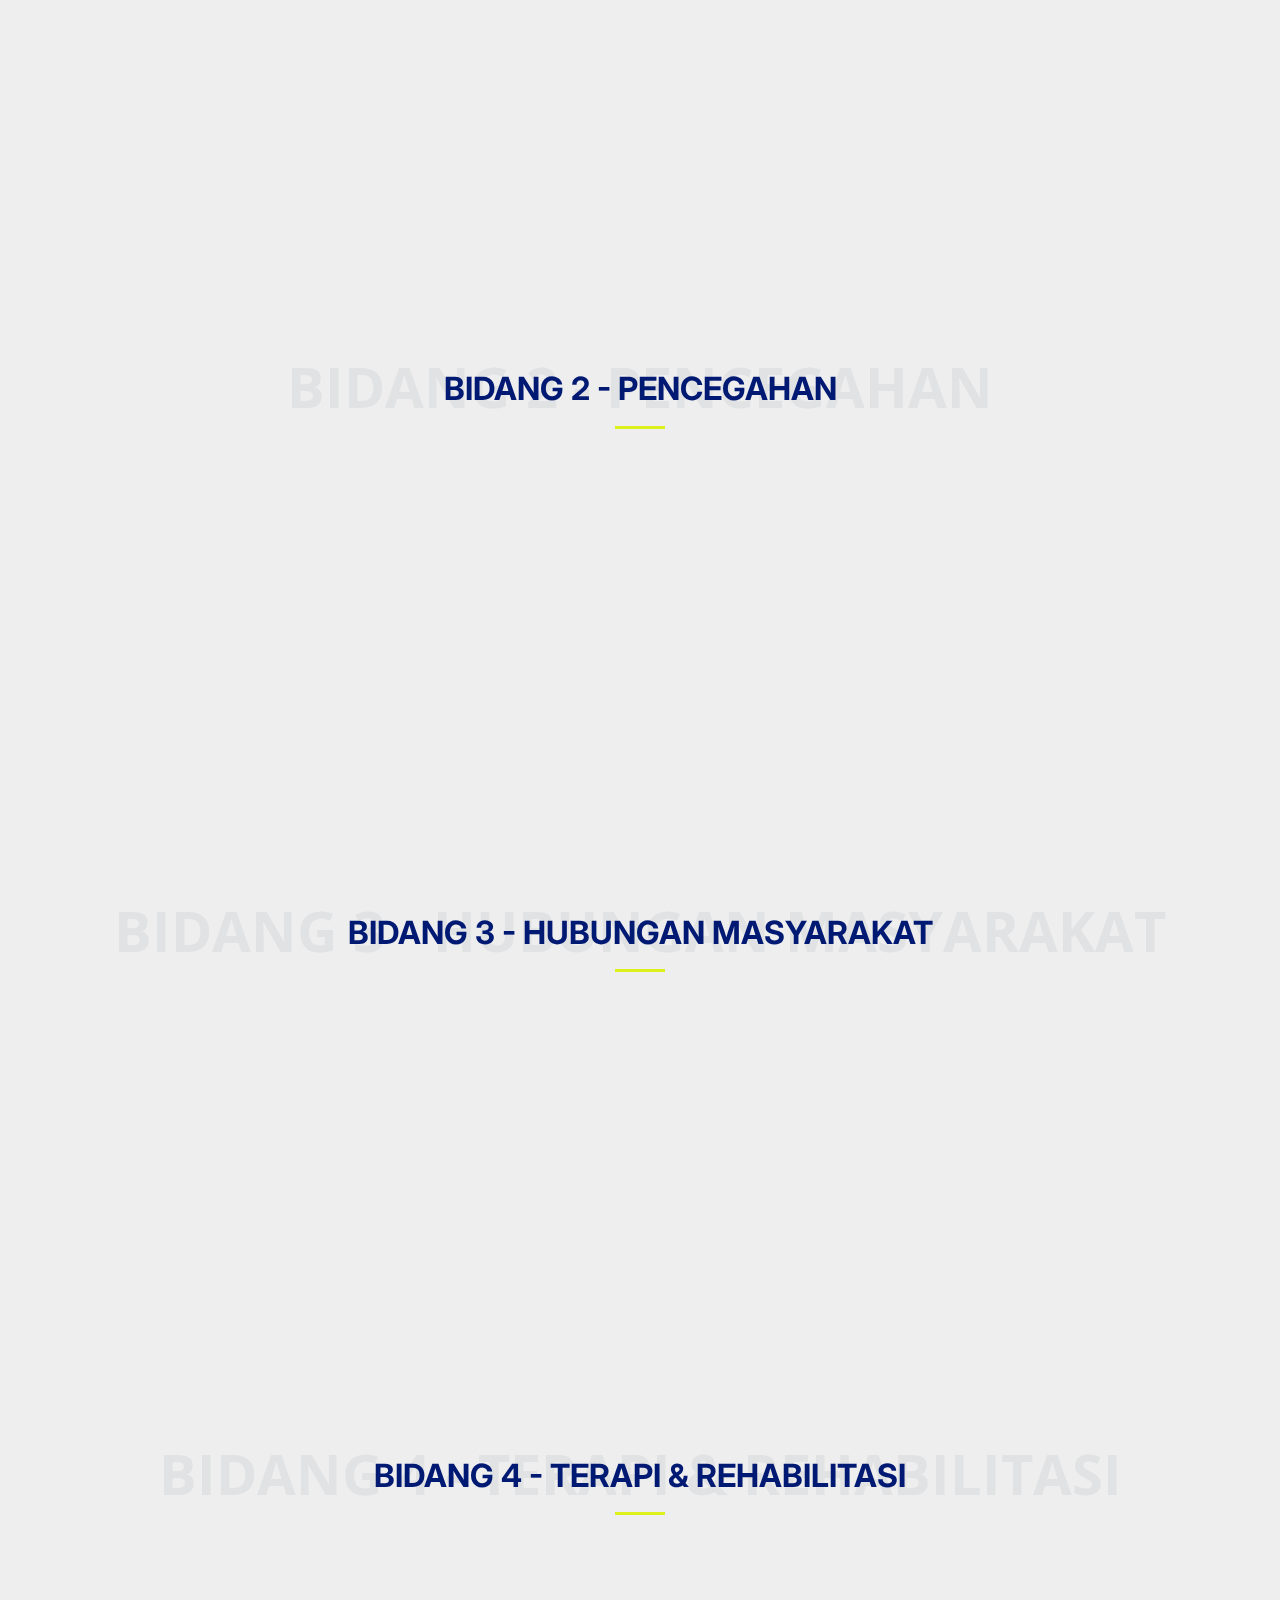
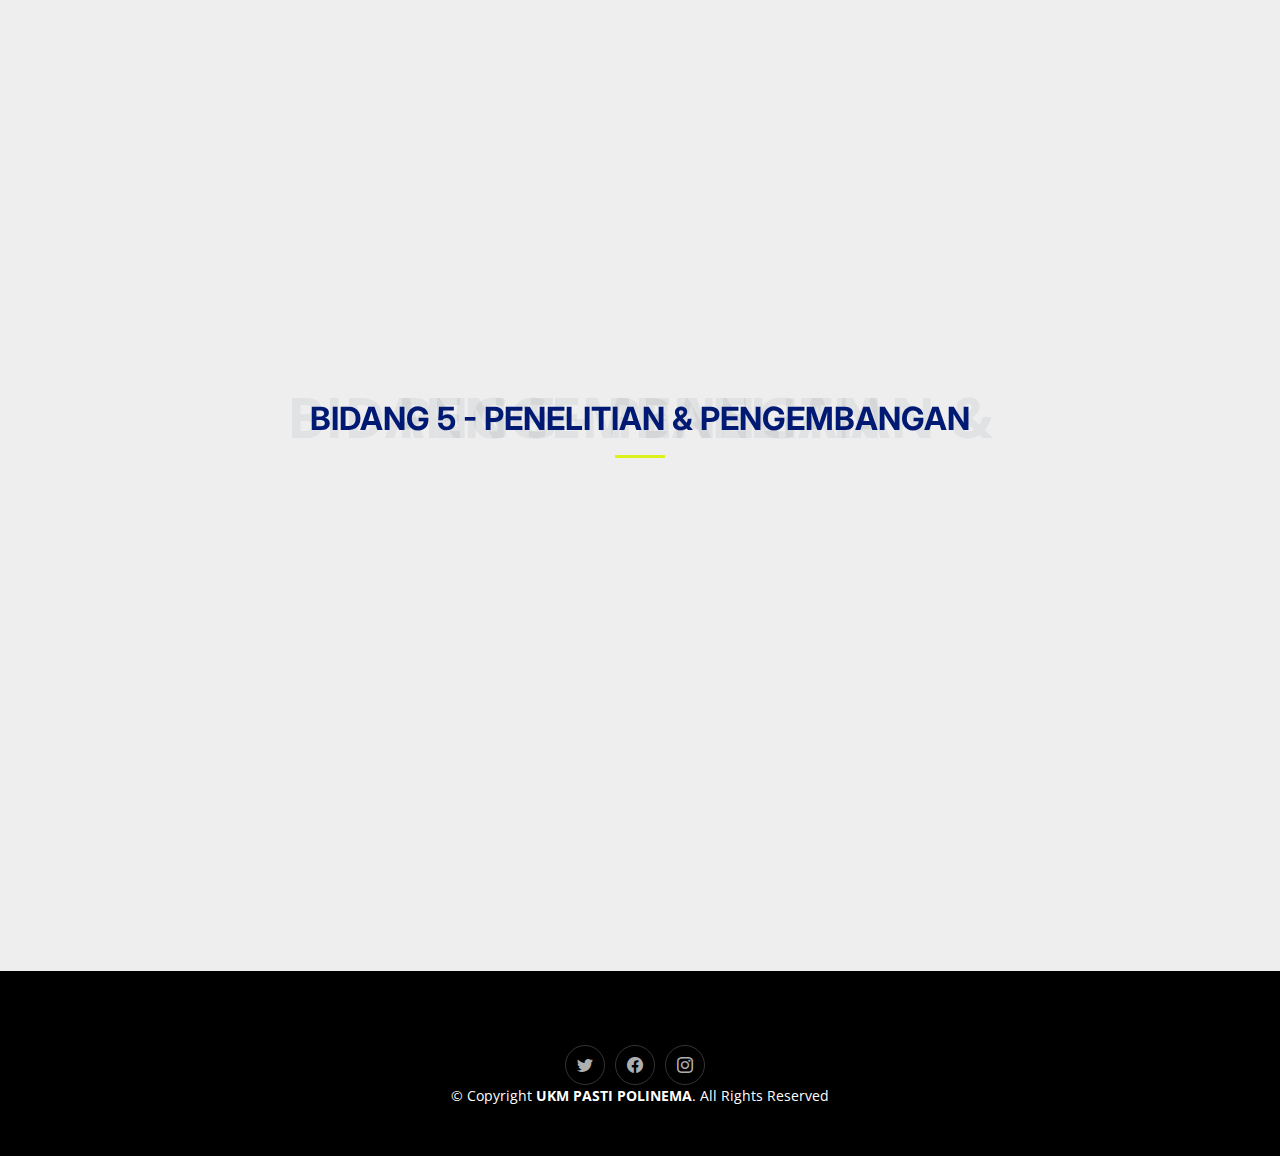
<file: public/guest/struktur.html>
<!DOCTYPE html>
<html lang="en">
  <head>
    <meta charset="utf-8" />
    <meta content="width=device-width, initial-scale=1.0" name="viewport" />

    <title>Logis Bootstrap Template - Services</title>
    <meta content="" name="description" />
    <meta content="" name="keywords" />

    <!-- Favicons -->
    <link href="assets/img/favicon.png" rel="icon" />
    <link href="assets/img/apple-touch-icon.png" rel="apple-touch-icon" />

    <!-- Google Fonts -->
    <link rel="preconnect" href="https://fonts.googleapis.com" />
    <link rel="preconnect" href="https://fonts.gstatic.com" crossorigin />
    <link
      href="https://fonts.googleapis.com/css2?family=Open+Sans:ital,wght@0,300;0,400;0,500;0,600;0,700;1,300;1,400;1,600;1,700&family=Poppins:ital,wght@0,300;0,400;0,500;0,600;0,700;1,300;1,400;1,500;1,600;1,700&family=Inter:ital,wght@0,300;0,400;0,500;0,600;0,700;1,300;1,400;1,500;1,600;1,700&display=swap"
      rel="stylesheet"
    />

    <!-- Vendor CSS Files -->
    <link href="assets/vendor/bootstrap/css/bootstrap.min.css" rel="stylesheet" />
    <link href="assets/vendor/bootstrap-icons/bootstrap-icons.css" rel="stylesheet" />
    <link href="assets/vendor/fontawesome-free/css/all.min.css" rel="stylesheet" />
    <link href="assets/vendor/glightbox/css/glightbox.min.css" rel="stylesheet" />
    <link href="assets/vendor/swiper/swiper-bundle.min.css" rel="stylesheet" />
    <link href="assets/vendor/aos/aos.css" rel="stylesheet" />

    <!-- Template Main CSS File -->
    <link href="assets/css/main.css" rel="stylesheet" />

    <!-- =======================================================
  * Template Name: Logis - v1.3.0
  * Template URL: https://bootstrapmade.com/logis-bootstrap-logistics-website-template/
  * Author: BootstrapMade.com
  * License: https://bootstrapmade.com/license/
  ======================================================== -->
  </head>

  <body>
    <!-- ======= Header ======= -->
    <header id="header" class="header d-flex align-items-center fixed-top">
      <div class="container-fluid container-xl d-flex align-items-center justify-content-between">
        <a href="index.html" class="logo d-flex align-items-center">
          <img src="assets/img/logo pasti.jpg" alt="" />
        </a>

        <i class="mobile-nav-toggle mobile-nav-show bi bi-list"></i>
        <i class="mobile-nav-toggle mobile-nav-hide d-none bi bi-x"></i>
        <nav id="navbar" class="navbar">
          <ul>
            <li><a href="index.html" >Beranda</a></li>
            <li><a href="tentang.html">Tentang</a></li>
            <li><a href="proker.html">Program Kerja</a></li>
            <li><a href="struktur.html" class="active">Struktur Organisasi</a></li>
            <li><a href="kontak.html">Kontak</a></li>
            <li><a class="get-a-quote" href="get-a-quote.html">Masuk</a></li>
          </ul>
        </nav>
        <!-- .navbar -->
      </div>
    </header>
    <!-- End Header -->

    <main id="main">
      <!-- ======= Breadcrumbs ======= -->
      <div class="breadcrumbs">
        <div class="page-header d-flex align-items-center" style="background-image: url('assets/img/page-header.jpg')">
          <div class="container position-relative">
            <div class="row d-flex justify-content-center">
              <div class="col-lg-6 text-center">
                <h2>Struktur Organisasi</h2>
                <p>Sebagai suatu organisasi, tentunya UKM PASTI terdiri dari beberapa bidang yang memiliki beberapa staff ahli kepengurusan yang bekerja dalam satu periode.</p>
              </div>
            </div>
          </div>
        </div>
        <nav>
          <div class="container">
            <ol>
              <li><a href="index.html">Beranda</a></li>
              <li>Struktur Organisasi</li>
            </ol>
          </div>
        </nav>
      </div>
      <!-- End Breadcrumbs -->

      <!-- ======= Our Team Section ======= -->
      <section id="team" class="team pt-0">
        <div class="container" data-aos="fade-up">
          <!-- ======= DPH 6 ======= -->
          <div class="section-header">
            <span>DEWAN PENGURUS HARIAN 6</span>
            <h2>DEWAN PENGURUS HARIAN 6</h2>
          </div>
          <div class="row g-2 g-md-4" data-aos="fade-up" data-aos-delay="100">
            <div class="col-6 col-md-3">
              <div class="member">
                <img src="assets/img/team/dph_ketum.jpg" class="img-fluid" alt="" />
                <div class="member-content">
                  <h4>Shobir Juntri Yoga</h4>
                  <span>Ketua Umum</span>
                </div>
              </div>
            </div>
            <div class="col-6 col-md-3">
              <div class="member">
                <img src="assets/img/team/dph_waketum.jpg" class="img-fluid" alt="" />
                <div class="member-content">
                  <h4>Alfian Wardhana Jarot Cantika Putra</h4>
                  <span>Wakil Ketua Umum</span>
                </div>
              </div>
            </div>
            <div class="col-6 col-md-3">
              <div class="member">
                <img src="assets/img/team/dph_sekum.png" class="img-fluid" alt="" />
                <div class="member-content">
                  <h4>Wiam Ferdyansyah</h4>
                  <span>Sekretaris Umum</span>
                </div>
              </div>
            </div>
            <div class="col-6 col-md-3">
              <div class="member">
                <img src="assets/img/team/dph_bendum.png" class="img-fluid" alt="" />
                <div class="member-content">
                  <h4>Iftahul Huda</h4>
                  <span>Bendahara Umum</span>
                </div>
              </div>
            </div>
            <div class="col-6 col-md-3"></div>
            <div class="col-6 col-md-3">
              <div class="member">
                <img src="assets/img/team/dph_sektu.png" class="img-fluid" alt="" />
                <div class="member-content">
                  <h4>Andini Pramesti Kusumawardani</h4>
                  <span>Sekretaris Satu</span>
                </div>
              </div>
            </div>
            <div class="col-6 col-md-3">
              <div class="member">
                <img src="assets/img/team/dph_bentu.jpg" class="img-fluid" alt="" />
                <div class="member-content">
                  <h4>Karmila Novi Arfiana</h4>
                  <span>Bendahara Satu</span>
                </div>
              </div>
            </div>
          </div>
          <!-- End DPH 6 -->

          <!-- ======= BIDANG 1 ======= -->
          <div class="section-header">
            <span>BIDANG 1 - INTERNAL</span>
            <h2>BIDANG 1 - INTERNAL</h2>
          </div>
          <div class="row g-2 g-md-4" data-aos="fade-up" data-aos-delay="100">
            <div class="col-6 col-md-3">
              <div class="member">
                <img src="assets/img/team/1_kabid.jpg" class="img-fluid" alt="" />
                <div class="member-content">
                  <h4>Novian Putra Abdullah</h4>
                  <span>Ketua Bidang 1</span>
                </div>
              </div>
            </div>
            <div class="col-6 col-md-3">
              <div class="member">
                <img src="assets/img/team/1_sekbid.jpg" class="img-fluid" alt="" />
                <div class="member-content">
                  <h4>Rosita Ayu Tri Lestari</h4>
                  <span>Sekretaris Bidang 1</span>
                </div>
              </div>
            </div>
            <div class="col-6 col-md-3">
              <div class="member">
                <img src="assets/img/team/1_kerohanian.jpg" class="img-fluid" alt="" />
                <div class="member-content">
                  <h4>Dea Rizki Wulan Oktafia</h4>
                  <span>Ketua Subbidang Kerohanian</span>
                </div>
              </div>
            </div>
            <div class="col-6 col-md-3">
              <div class="member">
                <img src="assets/img/team/1_rt.png" class="img-fluid" alt="" />
                <div class="member-content">
                  <h4>Imam Muhadi</h4>
                  <span>Ketua Subbidang Rumah Tangga</span>
                </div>
              </div>
            </div>
          </div>
          <!-- End BIDANG 1 -->

          <!-- ======= BIDANG 2 ======= -->
          <div class="section-header">
            <span>BIDANG 2 - PENCEGAHAN</span>
            <h2>BIDANG 2 - PENCEGAHAN</h2>
          </div>
          <div class="row g-2 g-md-4" data-aos="fade-up" data-aos-delay="100">
            <div class="col-6 col-md-3">
              <div class="member">
                <img src="assets/img/team/2_kabid.jpg" class="img-fluid" alt="" />
                <div class="member-content">
                  <h4>Ryandra Diotama Subagja</h4>
                  <span>Ketua Bidang 2</span>
                </div>
              </div>
            </div>
            <div class="col-6 col-md-3">
              <div class="member">
                <img src="assets/img/team/2_sekbid.jpg" class="img-fluid" alt="" />
                <div class="member-content">
                  <h4>Utari Zain Athaya</h4>
                  <span>Sekretaris Bidang 2</span>
                </div>
              </div>
            </div>
            <div class="col-6 col-md-3">
              <div class="member">
                <img src="assets/img/team/2_penyalahgunaan.jpg" class="img-fluid" alt="" />
                <div class="member-content">
                  <h4>Yulia Eka Ardhani</h4>
                  <span>Ketua Subbidang Pencengahan Penyalahgunaan</span>
                </div>
              </div>
            </div>
            <div class="col-6 col-md-3">
              <div class="member">
                <img src="assets/img/team/2_peredaran.jpg" class="img-fluid" alt="" />
                <div class="member-content">
                  <h4>Dini Pratiwi</h4>
                  <span>Ketua Subbidang Peredaran Gelap Narkoba</span>
                </div>
              </div>
            </div>
          </div>
          <!-- End BIDANG 2 -->

          <!-- ======= BIDANG 3 ======= -->
          <div class="section-header">
            <span>BIDANG 3 - HUBUNGAN MASYARAKAT</span>
            <h2>BIDANG 3 - HUBUNGAN MASYARAKAT</h2>
          </div>
          <div class="row g-2 g-md-4" data-aos="fade-up" data-aos-delay="100">
            <div class="col-6 col-md-3">
              <div class="member">
                <img src="assets/img/team/3_kabid.jpg" class="img-fluid" alt="" />
                <div class="member-content">
                  <h4>Devanda Enrico Firmansyah</h4>
                  <span>Ketua Bidang 3</span>
                </div>
              </div>
            </div>
            <div class="col-6 col-md-3">
              <div class="member">
                <img src="assets/img/team/3_sekbid.jpg" class="img-fluid" alt="" />
                <div class="member-content">
                  <h4>Savira Aprilia Sintia Dewi</h4>
                  <span>Sekretaris Bidang 3</span>
                </div>
              </div>
            </div>
            <div class="col-6 col-md-3">
              <div class="member">
                <img src="assets/img/team/3_internal.png" class="img-fluid" alt="" />
                <div class="member-content">
                  <h4>Amelia Marshanda Syahputri</h4>
                  <span>Ketua Subbidang Internal</span>
                </div>
              </div>
            </div>
            <div class="col-6 col-md-3">
              <div class="member">
                <img src="assets/img/team/3_eksternal.png" class="img-fluid" alt="" />
                <div class="member-content">
                  <h4>Safrina Putri Kusumawardani</h4>
                  <span>Ketua Subbidang Eksternal</span>
                </div>
              </div>
            </div>
          </div>
          <!-- End BIDANG 3 -->

          <!-- ======= BIDANG 4 ======= -->
          <div class="section-header">
            <span>BIDANG 4 - TERAPI & REHABILITASI</span>
            <h2>BIDANG 4 - TERAPI & REHABILITASI</h2>
          </div>
          <div class="row g-2 g-md-4" data-aos="fade-up" data-aos-delay="100">
            <div class="col-6 col-md-3">
              <div class="member">
                <img src="assets/img/team/4_kabid.jpg" class="img-fluid" alt="" />
                <div class="member-content">
                  <h4>Muhammad Faried Akmal Alaudien Yahya</h4>
                  <span>Ketua Bidang 4</span>
                </div>
              </div>
            </div>
            <div class="col-6 col-md-3">
              <div class="member">
                <img src="assets/img/team/4_sekbid.jpg" class="img-fluid" alt="" />
                <div class="member-content">
                  <h4>Ratih Luthfiya Dewi Fashihah</h4>
                  <span>Sekretaris Bidang 4</span>
                </div>
              </div>
            </div>
            <div class="col-6 col-md-3">
              <div class="member">
                <img src="assets/img/team/4_terapi.png" class="img-fluid" alt="" />
                <div class="member-content">
                  <h4>Nadhira Aulia</h4>
                  <span>Ketua Subbidang Terapi</span>
                </div>
              </div>
            </div>
            <div class="col-6 col-md-3">
              <div class="member">
                <img src="assets/img/team/4_rehab.jpg" class="img-fluid" alt="" />
                <div class="member-content">
                  <h4>Dolro Maruli Ritonga</h4>
                  <span>Ketua Subbidang Rehabilitasi</span>
                </div>
              </div>
            </div>
          </div>
          <!-- End BIDANG 4 -->

          <!-- ======= BIDANG 5 ======= -->
          <div class="section-header">
            <span>BIDANG 5 - PENELITIAN & PENGEMBANGAN</span>
            <h2>BIDANG 5 - PENELITIAN & PENGEMBANGAN</h2>
          </div>
          <div class="row g-2 g-md-4" data-aos="fade-up" data-aos-delay="100">
            <div class="col-6 col-md-3">
              <div class="member">
                <img src="assets/img/team/5_kabid.jpg" class="img-fluid" alt="" />
                <div class="member-content">
                  <h4>Hanif Fikri Fauzan</h4>
                  <span>Ketua Bidang 5</span>
                </div>
              </div>
            </div>
            <div class="col-6 col-md-3">
              <div class="member">
                <img src="assets/img/team/5_sekbid.jpg" class="img-fluid" alt="" />
                <div class="member-content">
                  <h4>Hanni Syamrotul Ilmi</h4>
                  <span>Sekretaris Bidang 5</span>
                </div>
              </div>
            </div>
            <div class="col-6 col-md-3">
              <div class="member">
                <img src="assets/img/team/5_penelitian.jpg" class="img-fluid" alt="" />
                <div class="member-content">
                  <h4>Ainun Chumairoh</h4>
                  <span>Ketua Subbidang Penelitian</span>
                </div>
              </div>
            </div>
            <div class="col-6 col-md-3">
              <div class="member">
                <img src="assets/img/team/5_pengembangan.jpg" class="img-fluid" alt="" />
                <div class="member-content">
                  <h4>Hadyan Dwi Ariyanta</h4>
                  <span>Ketua Subbidang Pengembangan</span>
                </div>
              </div>
            </div>
          </div>
          <!-- End BIDANG 1 -->
        </div>
      </section>
      <!-- End Our Team Section -->
    </main>
    <!-- End #main -->

    <!-- ======= Footer ======= -->
    <footer id="footer" class="footer">
      <div class="container mt-4">
        <div class="copyright">
          <div class="social-links d-flex justify-content-center">
            <a href="https://www.instagram.com/pastipolinema/" class="twitter"><i class="bi bi-twitter"></i></a>
            <a href="https://www.facebook.com/UkmPastiPolinema/" class="facebook"><i class="bi bi-facebook"></i></a>
            <a href="https://twitter.com/PastiPolinema" class="instagram"><i class="bi bi-instagram"></i></a>
          </div>
          &copy; Copyright <strong><span>UKM PASTI POLINEMA</span></strong
          >. All Rights Reserved
        </div>
      </div>
    </footer>
    <!-- End Footer -->

    <a href="#" class="scroll-top d-flex align-items-center justify-content-center"><i class="bi bi-arrow-up-short"></i></a>

    <div id="preloader"></div>

    <!-- Vendor JS Files -->
    <script src="assets/vendor/bootstrap/js/bootstrap.bundle.min.js"></script>
    <script src="assets/vendor/purecounter/purecounter_vanilla.js"></script>
    <script src="assets/vendor/glightbox/js/glightbox.min.js"></script>
    <script src="assets/vendor/swiper/swiper-bundle.min.js"></script>
    <script src="assets/vendor/aos/aos.js"></script>
    <script src="assets/vendor/php-email-form/validate.js"></script>

    <!-- Template Main JS File -->
    <script src="assets/js/main.js"></script>
  </body>
</html>
</file>
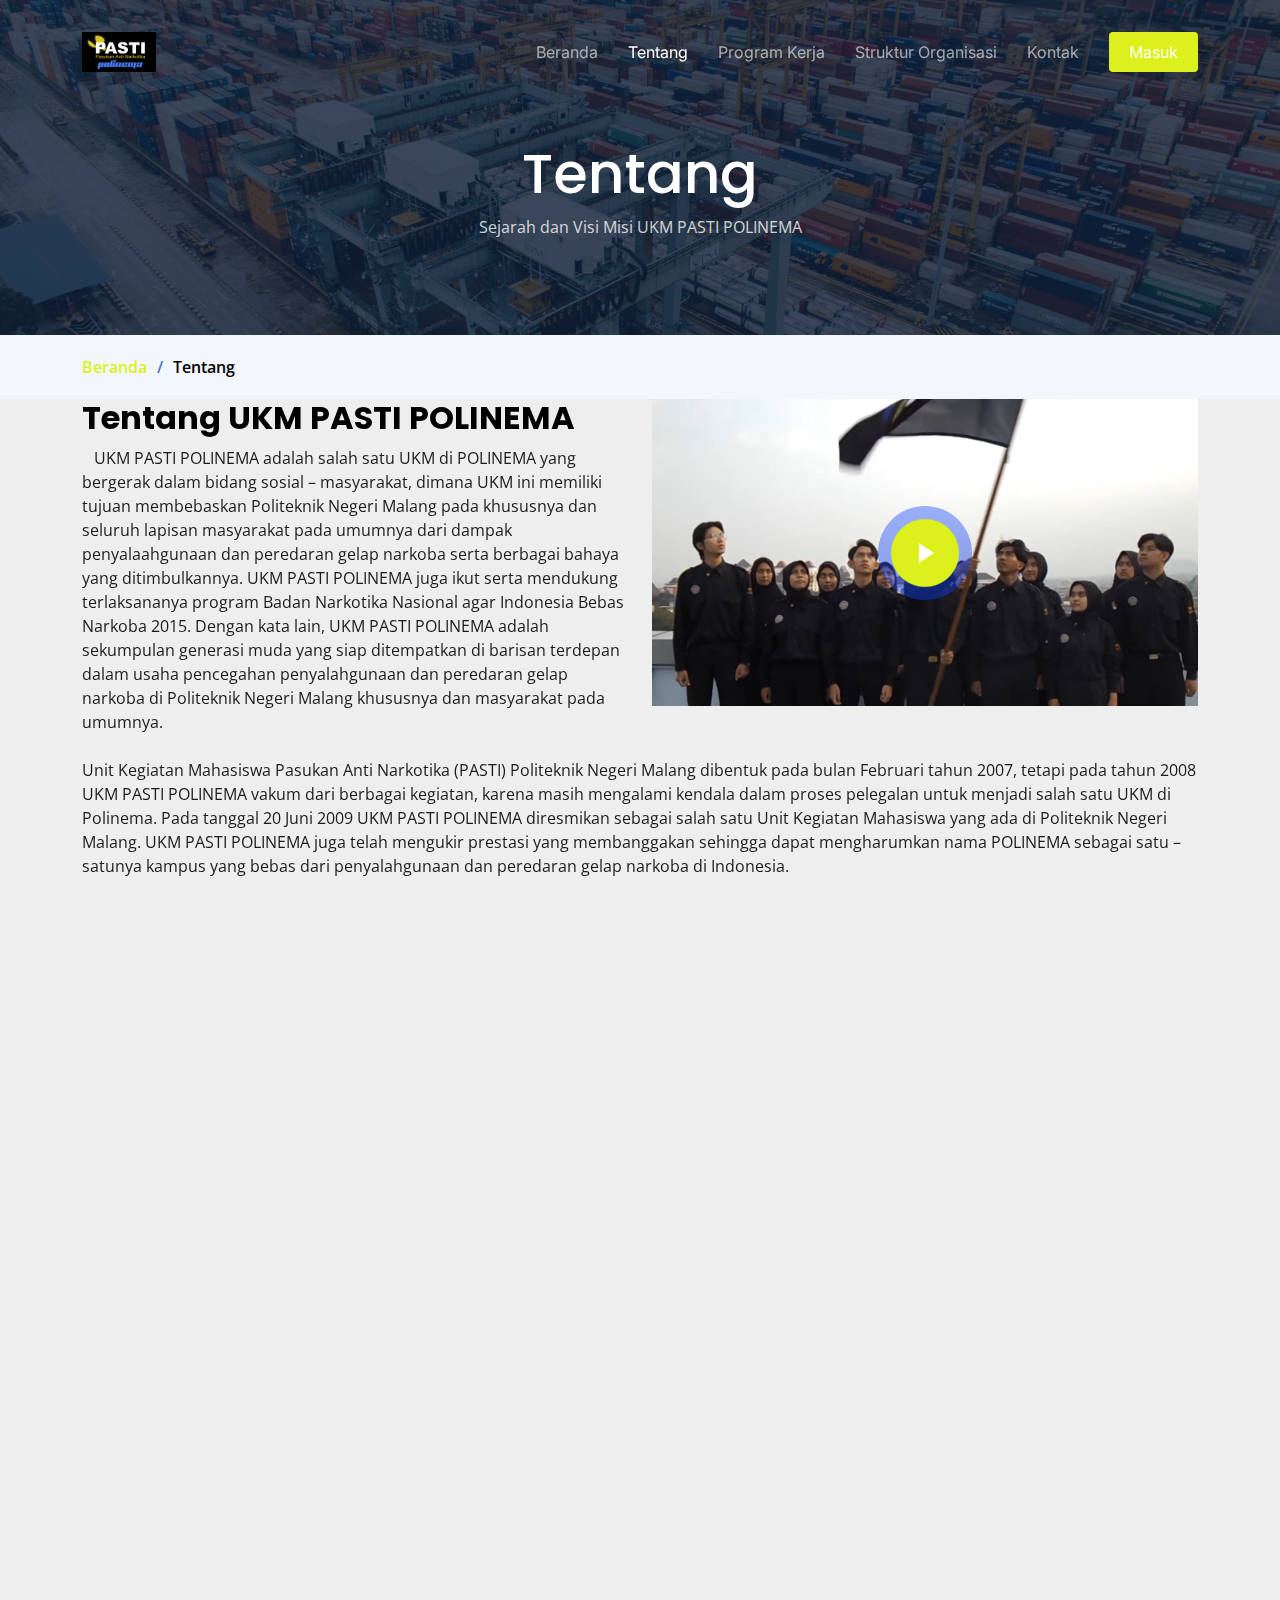
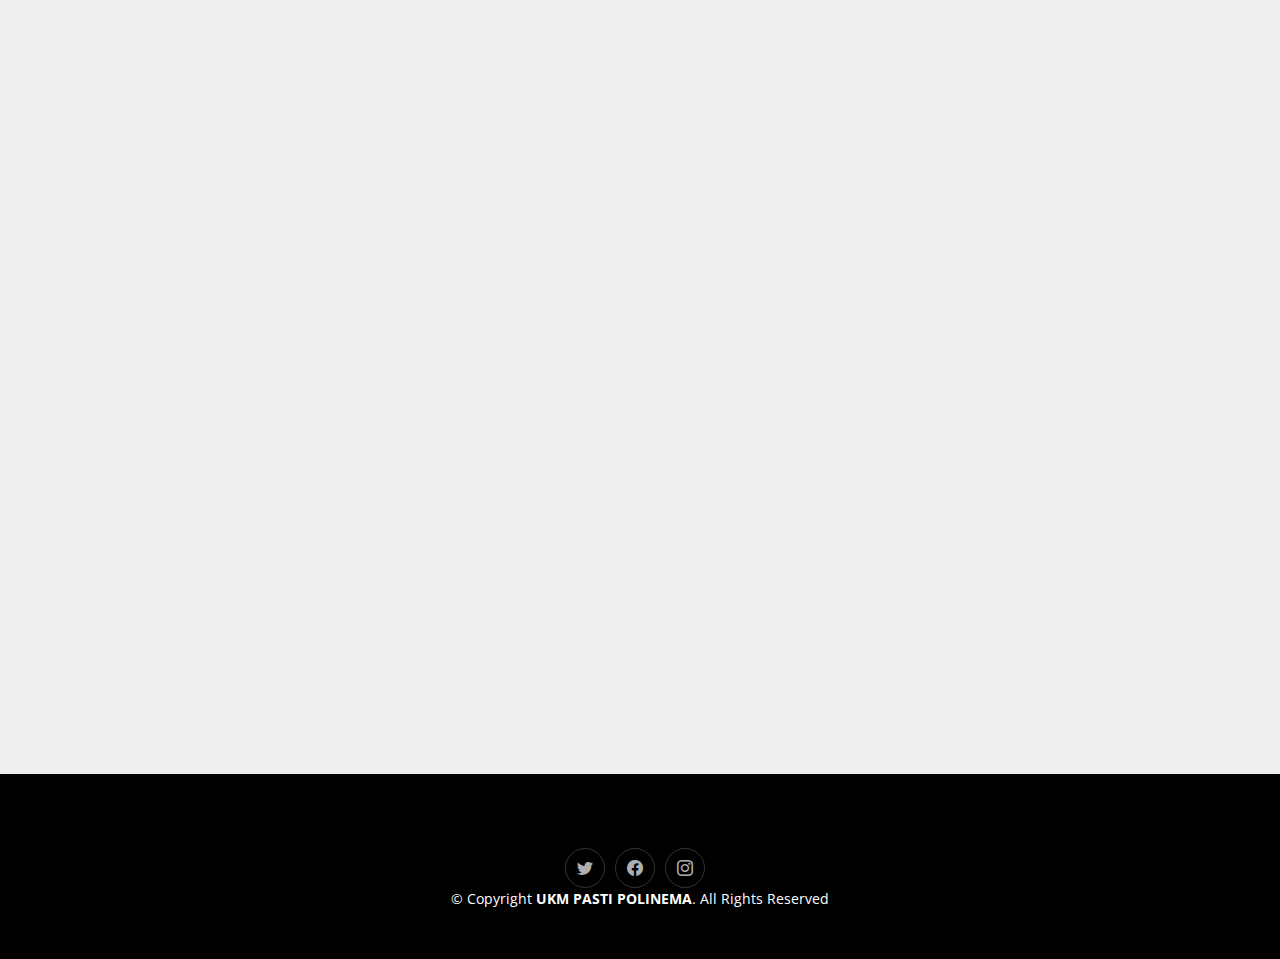
<file: public/guest/tentang.html>
<!DOCTYPE html>
<html lang="en">
  <head>
    <meta charset="utf-8" />
    <meta content="width=device-width, initial-scale=1.0" name="viewport" />

    <title>Logis Bootstrap Template - Index</title>
    <meta content="" name="description" />
    <meta content="" name="keywords" />

    <!-- Favicons -->
    <link href="assets/img/favicon.png" rel="icon" />
    <link href="assets/img/apple-touch-icon.png" rel="apple-touch-icon" />

    <!-- Google Fonts -->
    <link rel="preconnect" href="https://fonts.googleapis.com" />
    <link rel="preconnect" href="https://fonts.gstatic.com" crossorigin />
    <link
      href="https://fonts.googleapis.com/css2?family=Open+Sans:ital,wght@0,300;0,400;0,500;0,600;0,700;1,300;1,400;1,600;1,700&family=Poppins:ital,wght@0,300;0,400;0,500;0,600;0,700;1,300;1,400;1,500;1,600;1,700&family=Inter:ital,wght@0,300;0,400;0,500;0,600;0,700;1,300;1,400;1,500;1,600;1,700&display=swap"
      rel="stylesheet"
    />

    <!-- Vendor CSS Files -->
    <link href="assets/vendor/bootstrap/css/bootstrap.min.css" rel="stylesheet" />
    <link href="assets/vendor/bootstrap-icons/bootstrap-icons.css" rel="stylesheet" />
    <link href="assets/vendor/fontawesome-free/css/all.min.css" rel="stylesheet" />
    <link href="assets/vendor/glightbox/css/glightbox.min.css" rel="stylesheet" />
    <link href="assets/vendor/swiper/swiper-bundle.min.css" rel="stylesheet" />
    <link href="assets/vendor/aos/aos.css" rel="stylesheet" />

    <!-- Template Main CSS File -->
    <link href="assets/css/main.css" rel="stylesheet" />

    <!-- =======================================================
  * Template Name: Logis - v1.3.0
  * Template URL: https://bootstrapmade.com/logis-bootstrap-logistics-website-template/
  * Author: BootstrapMade.com
  * License: https://bootstrapmade.com/license/
  ======================================================== -->
  </head>

  <body>
    <!-- ======= Header ======= -->
    <header id="header" class="header d-flex align-items-center fixed-top">
      <div class="container-fluid container-xl d-flex align-items-center justify-content-between">
        <a href="index.html" class="logo d-flex align-items-center">
          <img src="assets/img/logo pasti.jpg" alt="" />
        </a>

        <i class="mobile-nav-toggle mobile-nav-show bi bi-list"></i>
        <i class="mobile-nav-toggle mobile-nav-hide d-none bi bi-x"></i>
        <nav id="navbar" class="navbar">
          <ul>
            <li><a href="index.html">Beranda</a></li>
            <li><a href="tentang.html" class="active">Tentang</a></li>
            <li><a href="proker.html">Program Kerja</a></li>
            <li><a href="struktur.html">Struktur Organisasi</a></li>
            <li><a href="kontak.html">Kontak</a></li>
            <li><a class="get-a-quote" href="get-a-quote.html">Masuk</a></li>
          </ul>
        </nav>
        <!-- .navbar -->
      </div>
    </header>
    <!-- End Header -->
    
    <main id="main">
      <!-- ======= Breadcrumbs ======= -->
      <div class="breadcrumbs">
        <div class="page-header d-flex align-items-center" style="background-image: url('assets/img/page-header.jpg')">
          <div class="container position-relative">
            <div class="row d-flex justify-content-center">
              <div class="col-lg-6 text-center">
                <h2>Tentang</h2>
                <p>Sejarah dan Visi Misi UKM PASTI POLINEMA</p>
              </div>
            </div>
          </div>
        </div>
        <nav>
          <div class="container">
            <ol>
              <li><a href="index.html">Beranda</a></li>
              <li>Tentang</li>
            </ol>
          </div>
        </nav>
      </div>
      <!-- End Breadcrumbs -->

      <!-- ======= SEJARAH ======= -->
      <section id="about" class="about pt-0">
        <div class="container" data-aos="fade-up">
          <div class="row gy-4">
            <div class="col-lg-6 position-relative align-self-start order-lg-last order-first">
              <img src="assets/img/about.png" class="img-fluid" alt="" />
              <a href="https://youtu.be/3qfT2xBV-n0" class="glightbox play-btn"></a>
            </div>
            <div class="col-lg-6 content order-last order-lg-first">
              <h3>Tentang UKM PASTI POLINEMA</h3>
              <p>
                &ensp; UKM PASTI POLINEMA adalah salah satu UKM di POLINEMA yang bergerak dalam bidang sosial – masyarakat, dimana UKM ini memiliki tujuan membebaskan Politeknik Negeri Malang pada khususnya dan seluruh lapisan masyarakat
                pada umumnya dari dampak penyalaahgunaan dan peredaran gelap narkoba serta berbagai bahaya yang ditimbulkannya. UKM PASTI POLINEMA juga ikut serta mendukung terlaksananya program Badan Narkotika Nasional agar Indonesia Bebas
                Narkoba 2015. Dengan kata lain, UKM PASTI POLINEMA adalah sekumpulan generasi muda yang siap ditempatkan di barisan terdepan dalam usaha pencegahan penyalahgunaan dan peredaran gelap narkoba di Politeknik Negeri Malang
                khususnya dan masyarakat pada umumnya.
              </p>
            </div>
          </div>
          <p>
            <br />
            Unit Kegiatan Mahasiswa Pasukan Anti Narkotika (PASTI) Politeknik Negeri Malang dibentuk pada bulan Februari tahun 2007, tetapi pada tahun 2008 UKM PASTI POLINEMA vakum dari berbagai kegiatan, karena masih mengalami kendala
            dalam proses pelegalan untuk menjadi salah satu UKM di Polinema. Pada tanggal 20 Juni 2009 UKM PASTI POLINEMA diresmikan sebagai salah satu Unit Kegiatan Mahasiswa yang ada di Politeknik Negeri Malang. UKM PASTI POLINEMA juga
            telah mengukir prestasi yang membanggakan sehingga dapat mengharumkan nama POLINEMA sebagai satu – satunya kampus yang bebas dari penyalahgunaan dan peredaran gelap narkoba di Indonesia.
          </p>
        </div>
      </section>
      <!-- End SEJARAH -->

      <!-- ======= VISI MISI ======= -->
      <section id="features" class="features">
        <div class="container">
          <div class="row gy-4 align-items-center features-item" data-aos="fade-up">
            <div class="col-md-5">
              <img src="assets/img/logo pasti.jpg" class="img-fluid" alt="" />
            </div>
            <div class="col-md-7 order-2 order-md-1">
              <h3>VISI UKM PASTI</h3>
              <p class="fst-italic">Lorem ipsum dolor sit amet, consectetur adipiscing elit, sed do eiusmod tempor incididunt ut labore et dolore magna aliqua.</p>
              <p>
                Ullamco laboris nisi ut aliquip ex ea commodo consequat. Duis aute irure dolor in reprehenderit in voluptate velit esse cillum dolore eu fugiat nulla pariatur. Excepteur sint occaecat cupidatat non proident, sunt in culpa
                qui officia deserunt mollit anim id est laborum
              </p>
            </div>
          </div>
          <!-- Features Item -->

          <div class="row gy-4 align-items-center features-item" data-aos="fade-up">
            <div class="col-md-5 order-1 order-md-2">
              <img src="assets/img/logo pasti.jpg" class="img-fluid" alt="" />
            </div>
            <div class="col-md-7">
              <h3>MISI UKM PASTI</h3>
              <p class="fst-italic">Lorem ipsum dolor sit amet, consectetur adipiscing elit, sed do eiusmod tempor incididunt ut labore et dolore magna aliqua.</p>
              <ul>
                <li><i class="bi bi-check"></i> Ullamco laboris nisi ut aliquip ex ea commodo consequat.</li>
                <li><i class="bi bi-check"></i> Duis aute irure dolor in reprehenderit in voluptate velit.</li>
                <li><i class="bi bi-check"></i> Ullam est qui quos consequatur eos accusamus.</li>
              </ul>
            </div>
          </div>
          <!-- Features Item -->
        </div>
      </section>
      <!-- End VISI MISI -->

      <!-- ======= Frequently Asked Questions Section ======= -->
      <section id="faq" class="faq">
        <div class="container" data-aos="fade-up">
          <div class="section-header">
            <span>Frequently Asked Questions</span>
            <h2>Frequently Asked Questions</h2>
          </div>

          <div class="row justify-content-center" data-aos="fade-up" data-aos-delay="200">
            <div class="col-lg-10">
              <div class="accordion accordion-flush" id="faqlist">
                <div class="accordion-item">
                  <h3 class="accordion-header">
                    <button class="accordion-button collapsed" type="button" data-bs-toggle="collapse" data-bs-target="#faq-content-1">
                      <i class="bi bi-question-circle question-icon"></i>
                      Non consectetur a erat nam at lectus urna duis?
                    </button>
                  </h3>
                  <div id="faq-content-1" class="accordion-collapse collapse" data-bs-parent="#faqlist">
                    <div class="accordion-body">Feugiat pretium nibh ipsum consequat. Tempus iaculis urna id volutpat lacus laoreet non curabitur gravida. Venenatis lectus magna fringilla urna porttitor rhoncus dolor purus non.</div>
                  </div>
                </div>
                <!-- # Faq item-->

                <div class="accordion-item">
                  <h3 class="accordion-header">
                    <button class="accordion-button collapsed" type="button" data-bs-toggle="collapse" data-bs-target="#faq-content-2">
                      <i class="bi bi-question-circle question-icon"></i>
                      Feugiat scelerisque varius morbi enim nunc faucibus a pellentesque?
                    </button>
                  </h3>
                  <div id="faq-content-2" class="accordion-collapse collapse" data-bs-parent="#faqlist">
                    <div class="accordion-body">
                      Dolor sit amet consectetur adipiscing elit pellentesque habitant morbi. Id interdum velit laoreet id donec ultrices. Fringilla phasellus faucibus scelerisque eleifend donec pretium. Est pellentesque elit ullamcorper
                      dignissim. Mauris ultrices eros in cursus turpis massa tincidunt dui.
                    </div>
                  </div>
                </div>
                <!-- # Faq item-->

                <div class="accordion-item">
                  <h3 class="accordion-header">
                    <button class="accordion-button collapsed" type="button" data-bs-toggle="collapse" data-bs-target="#faq-content-3">
                      <i class="bi bi-question-circle question-icon"></i>
                      Dolor sit amet consectetur adipiscing elit pellentesque habitant morbi?
                    </button>
                  </h3>
                  <div id="faq-content-3" class="accordion-collapse collapse" data-bs-parent="#faqlist">
                    <div class="accordion-body">
                      Eleifend mi in nulla posuere sollicitudin aliquam ultrices sagittis orci. Faucibus pulvinar elementum integer enim. Sem nulla pharetra diam sit amet nisl suscipit. Rutrum tellus pellentesque eu tincidunt. Lectus urna
                      duis convallis convallis tellus. Urna molestie at elementum eu facilisis sed odio morbi quis
                    </div>
                  </div>
                </div>
                <!-- # Faq item-->

                <div class="accordion-item">
                  <h3 class="accordion-header">
                    <button class="accordion-button collapsed" type="button" data-bs-toggle="collapse" data-bs-target="#faq-content-4">
                      <i class="bi bi-question-circle question-icon"></i>
                      Ac odio tempor orci dapibus. Aliquam eleifend mi in nulla?
                    </button>
                  </h3>
                  <div id="faq-content-4" class="accordion-collapse collapse" data-bs-parent="#faqlist">
                    <div class="accordion-body">
                      <i class="bi bi-question-circle question-icon"></i>
                      Dolor sit amet consectetur adipiscing elit pellentesque habitant morbi. Id interdum velit laoreet id donec ultrices. Fringilla phasellus faucibus scelerisque eleifend donec pretium. Est pellentesque elit ullamcorper
                      dignissim. Mauris ultrices eros in cursus turpis massa tincidunt dui.
                    </div>
                  </div>
                </div>
                <!-- # Faq item-->

                <div class="accordion-item">
                  <h3 class="accordion-header">
                    <button class="accordion-button collapsed" type="button" data-bs-toggle="collapse" data-bs-target="#faq-content-5">
                      <i class="bi bi-question-circle question-icon"></i>
                      Tempus quam pellentesque nec nam aliquam sem et tortor consequat?
                    </button>
                  </h3>
                  <div id="faq-content-5" class="accordion-collapse collapse" data-bs-parent="#faqlist">
                    <div class="accordion-body">
                      Molestie a iaculis at erat pellentesque adipiscing commodo. Dignissim suspendisse in est ante in. Nunc vel risus commodo viverra maecenas accumsan. Sit amet nisl suscipit adipiscing bibendum est. Purus gravida quis
                      blandit turpis cursus in
                    </div>
                  </div>
                </div>
                <!-- # Faq item-->
              </div>
            </div>
          </div>
        </div>
      </section>
      <!-- End Frequently Asked Questions Section -->
    </main>
    <!-- End #main -->

    <!-- ======= Footer ======= -->
    <footer id="footer" class="footer">
      <div class="container mt-4">
        <div class="copyright">
          <div class="social-links d-flex justify-content-center">
            <a href="https://www.instagram.com/pastipolinema/" class="twitter"><i class="bi bi-twitter"></i></a>
            <a href="https://www.facebook.com/UkmPastiPolinema/" class="facebook"><i class="bi bi-facebook"></i></a>
            <a href="https://twitter.com/PastiPolinema" class="instagram"><i class="bi bi-instagram"></i></a>
          </div>
          &copy; Copyright <strong><span>UKM PASTI POLINEMA</span></strong
          >. All Rights Reserved
        </div>
      </div>
    </footer>
    <!-- End Footer -->

    <a href="#" class="scroll-top d-flex align-items-center justify-content-center"><i class="bi bi-arrow-up-short"></i></a>

    <div id="preloader"></div>

    <!-- Vendor JS Files -->
    <script src="assets/vendor/bootstrap/js/bootstrap.bundle.min.js"></script>
    <script src="assets/vendor/purecounter/purecounter_vanilla.js"></script>
    <script src="assets/vendor/glightbox/js/glightbox.min.js"></script>
    <script src="assets/vendor/swiper/swiper-bundle.min.js"></script>
    <script src="assets/vendor/aos/aos.js"></script>
    <script src="assets/vendor/php-email-form/validate.js"></script>

    <!-- Template Main JS File -->
    <script src="assets/js/main.js"></script>
  </body>
</html>
</file>
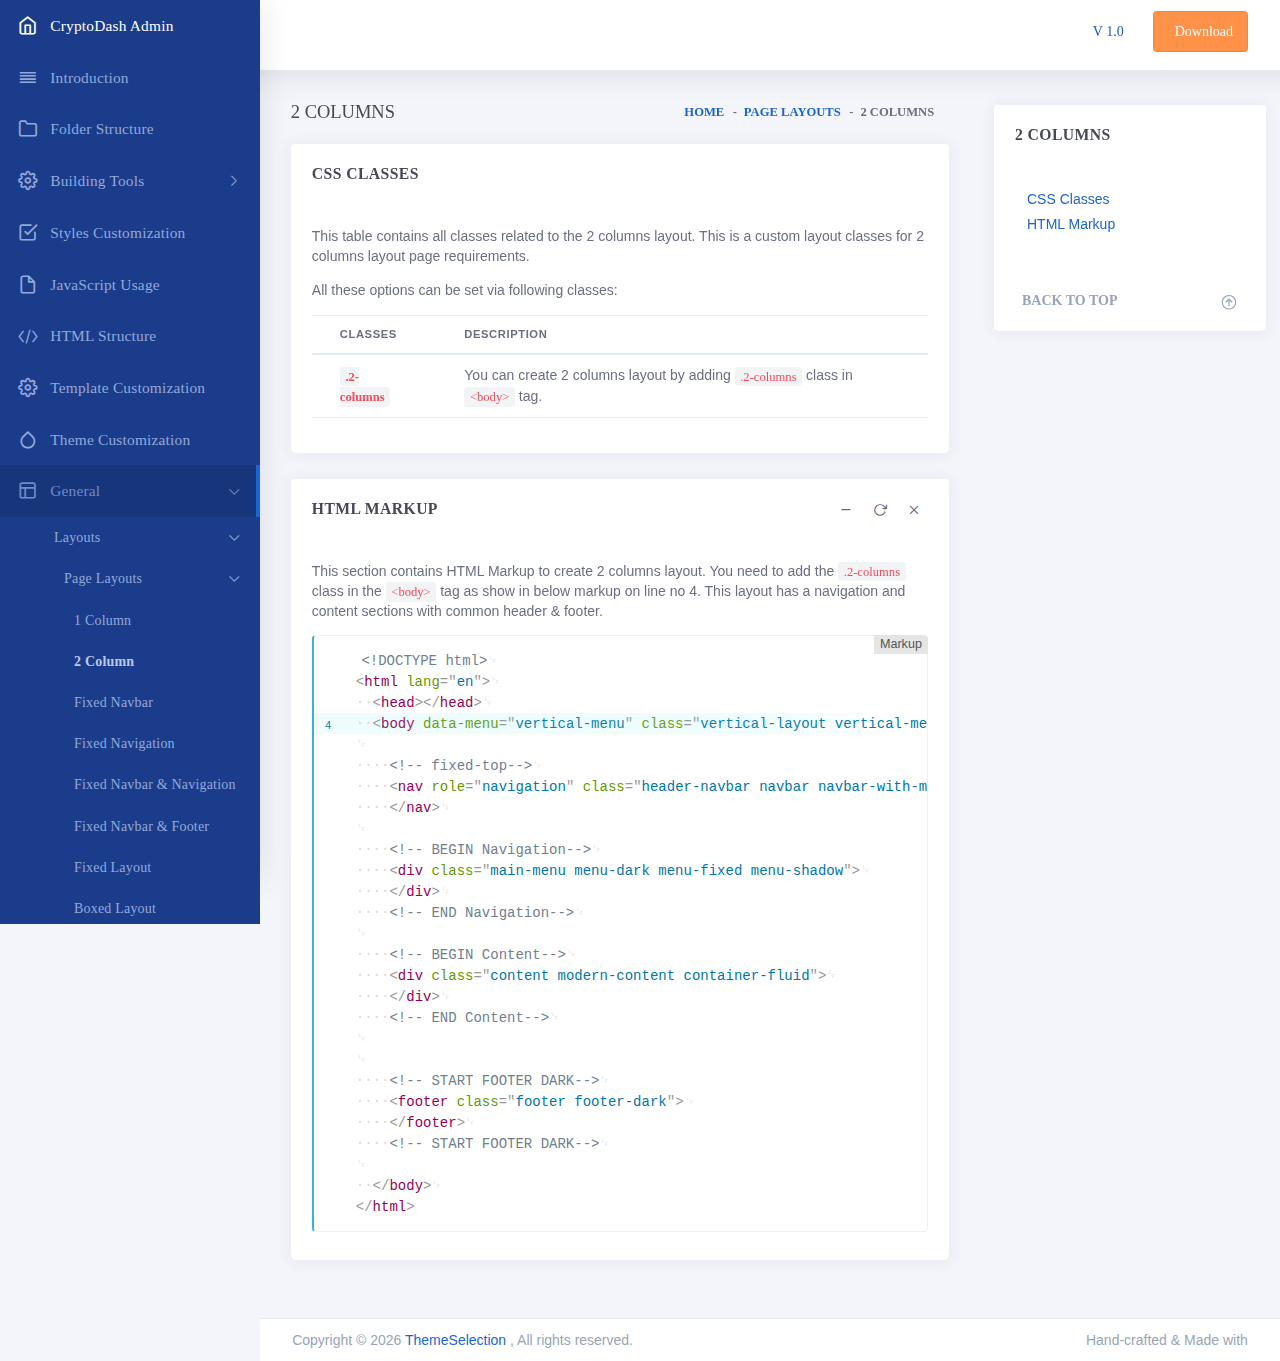
<file: public/assets/documentation/documentation-2-columns.html>
<!-- - var navbarCustom = "fixed-top navbar-semi-dark navbar-shadow"--><!DOCTYPE html>
<html class="loading" lang="en" data-textdirection="ltr">
  <head>
    <meta http-equiv="Content-Type" content="text/html; charset=UTF-8">
    <meta http-equiv="X-UA-Compatible" content="IE=edge">
    <meta name="viewport" content="width=device-width, initial-scale=1.0, user-scalable=0, minimal-ui">
    <meta name="description" content="CryptoDash Admin is super flexible, powerful, clean &amp; modern responsive bootstrap 4 admin template with unlimited possibilities.">
    <meta name="keywords" content="admin template, CryptoDash Cryptocurrency Dashboard Template, dashboard template, flat admin template, responsive admin template, web app">
    <meta name="author" content="ThemeSelection">
    <title>2 Columns - CryptoDash Cryptocurrency Dashboard Template</title>
    <link rel="apple-touch-icon" sizes="60x60" href="../app-assets/images/ico/apple-icon-60.png">
    <link rel="apple-touch-icon" sizes="76x76" href="../app-assets/images/ico/apple-icon-76.png">
    <link rel="apple-touch-icon" sizes="120x120" href="../app-assets/images/ico/apple-icon-120.png">
    <link rel="apple-touch-icon" sizes="152x152" href="../app-assets/images/ico/apple-icon-152.png">
    <link rel="shortcut icon" type="image/x-icon" href="../app-assets/images/ico/favicon.ico">
    <link rel="shortcut icon" type="image/png" href="../app-assets/images/ico/favicon-32.png">
    <link href="https://fonts.googleapis.com/css?family=Open+Sans:300,300i,400,400i,600,600i,700,700i|Quicksand:300,400,500,700" rel="stylesheet">
    <link href="https://maxcdn.icons8.com/fonts/line-awesome/1.1/css/line-awesome.min.css" rel="stylesheet">
    <meta name="apple-mobile-web-app-capable" content="yes">
    <meta name="apple-touch-fullscreen" content="yes">
    <meta name="apple-mobile-web-app-status-bar-style" content="default">
    <!-- BEGIN VENDOR CSS-->
    <link rel="stylesheet" type="text/css" href="../app-assets/css/vendors.css">
    <!-- END VENDOR CSS-->
    <!-- BEGIN MODERN CSS-->
    <link rel="stylesheet" type="text/css" href="../app-assets/css/app.css">
    <!-- END MODERN CSS-->
    <!-- BEGIN Page Level CSS-->
    <link rel="stylesheet" type="text/css" href="../app-assets/css/core/menu/menu-types/vertical-menu.css">
    <link rel="stylesheet" type="text/css" href="../app-assets/css/core/menu/menu-types/vertical-overlay-menu.css">
    <link rel="stylesheet" type="text/css" href="../app-assets/vendors/css/ui/prism.min.css">
    <link rel="stylesheet" type="text/css" href="../app-assets/vendors/css/documentation.css">
    <!-- END Page Level CSS-->
    <!-- BEGIN Custom CSS-->
    <link rel="stylesheet" type="text/css" href="../assets/css/style.css">
    <!-- END Custom CSS-->
  </head>
  <body class="vertical-layout vertical-menu content-right-sidebar  fixed-navbar" data-open="click" data-menu="vertical-menu" data-col="content-right-sidebar">

    <!-- fixed-top-->
    <nav class="header-navbar navbar-expand-md navbar navbar-with-menu fixed-top navbar-semi-dark navbar-shadow">
      <div class="navbar-wrapper">
        <div class="navbar-header">
          <ul class="nav navbar-nav">
            <li class="nav-item mobile-menu d-md-none float-left"><a class="nav-link nav-menu-main menu-toggle hidden-xs"><i class="la la-navicon font-large-1"></i></a></li>
            <li class="nav-item"><a class="navbar-brand" href="index.html"><img class="brand-logo" alt="CryptoDash admin logo" src="../app-assets/images/logo/logo.png">
                <h3 class="brand-text">CryptoDash</h3></a></li>
            <li class="nav-item d-md-none float-right"><a class="nav-link open-navbar-container" data-toggle="collapse" data-target="#navbar-mobile"><i class="la la-ellipsis-v pe-2x fa-rotate-90"></i></a></li>
          </ul>
        </div>
        <div class="navbar-container content">
          <div class="collapse navbar-collapse" id="navbar-mobile">       
            <ul class="nav navbar-nav mr-auto">
              <li class="nav-item d-none d-md-block"></li>
            </ul>
            <ul class="nav navbar-nav float-right">
              <li class="nav-item"><a class="btn btn-link btn-doc-header" href="#"> V 1.0</a></li>
              <li class="nav-item"><a class="btn btn-warning btn-doc-header" href="https://themeselection.com/products/cryptodash-free-cryptocurrency-dashboard-template"><i class="icon-bag3"></i> Download</a></li>
            </ul>
          </div>
        </div>
      </div>
    </nav>

    <!-- ////////////////////////////////////////////////////////////////////////////-->


    <div class="main-menu menu-fixed menu-dark menu-accordion menu-shadow" data-scroll-to-active="true">
      <div class="main-menu-content menu-accordion">
        <ul class="navigation navigation-main" id="main-menu-navigation" data-menu="menu-navigation">
          <li class=" nav-item"><a href="index.html"><i class="ft-home"></i><span class="menu-title" data-i18n="">CryptoDash Admin</span></a>
          </li>
          <li class=" nav-item"><a href="documentation-introduction.html"><i class="ft-align-justify"></i><span class="menu-title" data-i18n="">Introduction</span></a>
          </li>
          <li class=" nav-item"><a href="documentation-folder-structure.html"><i class="ft-folder"></i><span class="menu-title" data-i18n="">Folder Structure</span></a>
          </li>
          <li class=" nav-item"><a href="#"><i class="ft-settings"></i><span class="menu-title" data-i18n="">Building Tools</span></a>
            <ul class="menu-content">
              <li><a class="menu-item" href="documentation-grunt.html">Grunt</a>
              </li>
              <li><a class="menu-item" href="documentation-gulp.html">Gulp</a>
              </li>
            </ul>
          </li>
          <li class=" nav-item"><a href="documentation-styles-customization.html"><i class="ft-check-square"></i><span class="menu-title" data-i18n="">Styles Customization</span></a>
          </li>
          <li class=" nav-item"><a href="documentation-javascript-usage.html"><i class="ft-file"></i><span class="menu-title" data-i18n="">JavaScript Usage</span></a>
          </li>
          <li class=" nav-item"><a href="documentation-html-structure.html"><i class="la la-code"></i><span class="menu-title" data-i18n="">HTML Structure</span></a>
          </li>
          <li class=" nav-item"><a href="documentation-template-customization.html"><i class="ft-settings"></i><span class="menu-title" data-i18n="">Template Customization</span></a>
          </li>
          <li class=" nav-item"><a href="documentation-color-customization.html"><i class="ft-droplet"></i><span class="menu-title" data-i18n="">Theme Customization</span></a>
          </li>
          <li class=" nav-item"><a href="#"><i class="ft-layout"></i><span class="menu-title" data-i18n="">General</span></a>
            <ul class="menu-content">
              <li><a class="menu-item" href="#">Layouts</a>
                <ul class="menu-content">
                  <li><a class="menu-item" href="#">Page Layouts</a>
                    <ul class="menu-content">
                      <li><a class="menu-item" href="documentation-page-layouts.html">1 Column</a>
                      </li>
                      <li class="active"><a class="menu-item" href="documentation-2-columns.html">2 Column</a>
                      </li>
                      <li><a class="menu-item" href="documentation-fixed-navbar.html"> Fixed Navbar</a>
                      </li>
                      <li><a class="menu-item" href="documentation-fixed-navigation.html"> Fixed Navigation</a>
                      </li>
                      <li><a class="menu-item" href="documentation-fixed-navbar-navigation.html"> Fixed Navbar &amp; Navigation</a>
                      </li>
                      <li><a class="menu-item" href="documentation-fixed-navbar-footer.html"> Fixed Navbar &amp; Footer</a>
                      </li>
                      <li><a class="menu-item" href="documentation-fixed-layout.html"> Fixed Layout</a>
                      </li>
                      <li><a class="menu-item" href="documentation-boxed-layout.html"> Boxed Layout</a>
                      </li>
                      <li><a class="menu-item" href="documentation-static-layout.html"> Static Layout</a>
                      </li>
                    </ul>
                  </li>
                  <li><a class="menu-item" href="documentation-navbars.html">Navbars</a>
                  </li>
                  <li><a class="menu-item" href="documentation-vertical-nav.html">Vertical Nav</a>
                  </li>
                  <li><a class="menu-item" href="documentation-footer.html">Footer</a>
                  </li>
                </ul>
              </li>
            </ul>
          </li>
          <li class=" nav-item"><a href="#"><i class="ft-grid"></i><span class="menu-title" data-i18n="">UI</span></a>
            <ul class="menu-content">
              <li><a class="menu-item" href="documentation-content.html">Content</a>
              </li>
              <li><a class="menu-item" href="documentation-card.html">Cards</a>
              </li>
              <li><a class="menu-item" href="#">Color Palette</a>
                <ul class="menu-content">
                  <li><a class="menu-item" href="documentation-color-primary.html">Primary Color</a>
                  </li>
                  <li><a class="menu-item" href="documentation-color-danger.html">Danger Color</a>
                  </li>
                  <li><a class="menu-item" href="documentation-color-success.html">Success Color</a>
                  </li>
                  <li><a class="menu-item" href="documentation-color-warning.html">Warning Color</a>
                  </li>
                  <li><a class="menu-item" href="documentation-color-info.html">Info Color</a>
                  </li>
                  <li><a class="menu-item" href="documentation-color-red.html">Red Color</a>
                  </li>
                  <li><a class="menu-item" href="documentation-color-pink.html">Pink Color</a>
                  </li>
                  <li><a class="menu-item" href="documentation-color-purple.html">Purple Color</a>
                  </li>
                  <li><a class="menu-item" href="documentation-color-blue.html">Blue Color</a>
                  </li>
                  <li><a class="menu-item" href="documentation-color-cyan.html">Cyan Color</a>
                  </li>
                  <li><a class="menu-item" href="documentation-color-teal.html">Teal Color</a>
                  </li>
                  <li><a class="menu-item" href="documentation-color-yellow.html">Yellow Color</a>
                  </li>
                  <li><a class="menu-item" href="documentation-color-amber.html">Amber Color</a>
                  </li>
                  <li><a class="menu-item" href="documentation-color-blue-grey.html">Blue Grey Color</a>
                  </li>
                </ul>
              </li>
              <li><a class="menu-item" href="documentation-icons.html">Icons</a>
              </li>
            </ul>
          </li>
          <li class=" nav-item"><a href="#"><i class="ft-box"></i><span class="menu-title" data-i18n="">Components</span></a>
            <ul class="menu-content">
              <li><a class="menu-item" href="documentation-components.html">Components</a>
              </li>
              <li><a class="menu-item" href="#">Forms</a>
                <ul class="menu-content">
                  <li><a class="menu-item" href="documentation-form-elements.html">Form Elements</a>
                  </li>
                </ul>
              </li>
              <li><a class="menu-item" href="#">Tables</a>
                <ul class="menu-content">
                  <li><a class="menu-item" href="documentation-bootstrap-tables.html">Bootstrap Tables</a>
                  </li>
                </ul>
              </li>
            </ul>
          </li>
          <li class=" nav-item"><a href="#"><i class="ft-layers"></i><span class="menu-title" data-i18n="">Other</span></a>
            <ul class="menu-content">
              <li><a class="menu-item" href="documentation-sources-credits.html">Sources &amp; Credits</a>
              </li>
              <li><a class="menu-item" href="documentation-changelog.html">Changelog</a>
              </li>
              <li><a class="menu-item" href="documentation-notes.html">Notes</a>
              </li>
            </ul>
          </li>
        </ul>
      </div>
    </div>

    <div class="app-content content">
      <div class="sidebar-right sidebar-sticky">
        <div class="sidebar"><div class="pt-2 pr-2">
    <div class="sidebar-content p-1" data-spy="affix" data-offset-top="-77">
        <div class="card">
            <div class="card-header">
                <h6 class="card-title">2 Columns</h6>
            </div>
            <div class="card-content" aria-expanded="true">
                <div class="card-body">
                    <nav id="sidebar-page-navigation">
                        <ul id="page-navigation-list" class="nav">
                            <li class="nav-item"><a class="nav-link" href="#columns-2-css">CSS Classes</a></li>
                            <li class="nav-item"><a class="nav-link" href="#columns-2-html">HTML Markup</a></li>
                        </ul>
                    </nav>
                </div>
                <h6 class="border-top-grey border-top-lighten-2 p-1 mt-1 mb-0">
                    <a class="nav-link display-block text-muted" href="#top">Back to top
                        <i class="float-right la la-arrow-circle-o-up font-medium-3"></i>
                    </a>
                </h6>
            </div>
        </div>
    </div>
</div>

        </div>
      </div>
      <div class="content-left">
        <div class="content-wrapper">
          <div class="content-header row">
            <div class="content-header-left col-md-6 col-12 mb-1">
              <h4 class="content-header-title">2 Columns</h4>
            </div>
            <div class="content-header-right breadcrumbs-right breadcrumbs-top col-md-6 col-12">
              <div class="breadcrumb-wrapper col-12">
                <ol class="breadcrumb">
                  <li class="breadcrumb-item"><a href="index.html">Home</a>
                  </li>
                  <li class="breadcrumb-item"><a href="#">Page Layouts</a>
                  </li>
                  <li class="breadcrumb-item active">2 Columns
                  </li>
                </ol>
              </div>
            </div>
          </div>
          <div class="content-body"><!--2-columns-->
<section id="columns-2">
    <!-- CSS Classes -->
    <section id="columns-2-css" class="card">
        <div class="card-header">
            <h4 class="card-title">CSS Classes</h4>
        </div>
        <div class="card-content" aria-expanded="true">
            <div class="card-body">
                <div class="card-text">
                    <p>This table contains all classes related to the 2 columns layout. This is a custom layout classes for 2 columns layout page requirements.</p>
                    <p>All these options can be set via following classes:</p>
                    <div class="table-responsive">
                        <table class="table table-hover">
                            <thead>
                                <tr>
                                    <th>Classes</th>
                                    <th>Description</th>
                                </tr>
                            </thead>
                            <tbody>
                                <tr>
                                    <th scope="row"><code>.2-columns</code></th>
                                    <td>You can create 2 columns layout by adding <code>.2-columns</code> class in <code>&lt;body&gt;</code> tag.</td>
                                </tr>
                            </tbody>
                        </table>
                    </div>
                </div>
            </div>
        </div>
    </section>
    <!--/ CSS Classes -->
    <!-- HTML Markup -->
    <section id="columns-2-html" class="card">
        <div class="card-header">
            <h4 class="card-title">HTML Markup</h4>
            <a class="heading-elements-toggle"><i class="la la-ellipsis-v font-medium-3"></i></a>
            <div class="heading-elements">
                <ul class="list-inline mb-0">
                    <li><a data-action="collapse"><i class="ft-minus"></i></a></li>
                    <li><a data-action="reload"><i class="ft-rotate-cw"></i></a></li>
                    <li><a data-action="close"><i class="ft-x"></i></a></li>
                </ul>
            </div>
        </div>
        <div class="card-content" aria-expanded="true">
            <div class="card-body">
                <div class="card-text">
                    <p>This section contains HTML Markup to create 2 columns layout. You need to add the <code>.2-columns</code> class in the <code>&lt;body&gt;</code> tag as show in below markup on line no 4. This layout has a navigation and content sections with common header & footer.</p>                    
                    <pre data-line="4" class="language-markup">
        <code class="language-markup">
            &lt;!DOCTYPE html&gt;
              &lt;html lang="en"&gt;
                &lt;head&gt;&lt;/head&gt;
                &lt;body data-menu="vertical-menu" class="vertical-layout vertical-menu 2-columns menu-expanded"&gt;
                  
                  &lt;!-- fixed-top--&gt;
                  &lt;nav role="navigation" class="header-navbar navbar navbar-with-menu fixed-top navbar-dark navbar-shadow navbar-border"&gt;
                  &lt;/nav&gt;
                  
                  &lt;!-- BEGIN Navigation--&gt;
                  &lt;div class="main-menu menu-dark menu-fixed menu-shadow"&gt;
                  &lt;/div&gt;
                  &lt;!-- END Navigation--&gt;

                  &lt;!-- BEGIN Content--&gt;
                  &lt;div class="content modern-content container-fluid"&gt;
                  &lt;/div&gt;
                  &lt;!-- END Content--&gt;


                  &lt;!-- START FOOTER DARK--&gt;
                  &lt;footer class="footer footer-dark"&gt;
                  &lt;/footer&gt;
                  &lt;!-- START FOOTER DARK--&gt;

                &lt;/body&gt;
              &lt;/html&gt;
        </code>
        </pre>
                </div>
            </div>
        </div>
    </section>
    <!--/ HTML Markup -->
</section>
<!--/ 2-columns-->
          </div>
        </div>
      </div>
    </div>
    <!-- ////////////////////////////////////////////////////////////////////////////-->


    <footer class="footer footer-static footer-light navbar-border">
      <p class="clearfix text-muted text-sm-center mb-0 px-2"><span class="float-md-left d-block d-md-inline-block">Copyright  &copy; <script>
          document.write(new Date().getFullYear())
          </script> <a class="text-bold-800 grey darken-2" href="https://themeselection.com/" target="_blank">ThemeSelection </a>, All rights reserved. </span><span class="float-md-right d-block d-md-inline-blockd-none d-lg-block">Hand-crafted & Made with <i class="icon-heart5 pink"></i></span></p>
    </footer>

    <!-- BEGIN VENDOR JS-->
    <script src="../app-assets/vendors/js/vendors.min.js" type="text/javascript"></script>
    <!-- BEGIN VENDOR JS-->
    <!-- BEGIN PAGE VENDOR JS-->
    <!-- END PAGE VENDOR JS-->
    <!-- BEGIN MODERN JS-->
    <script src="../app-assets/js/core/app-menu.js" type="text/javascript"></script>
    <script src="../app-assets/js/core/app.js" type="text/javascript"></script>
    <!-- END MODERN JS-->
    <!-- BEGIN PAGE LEVEL JS-->
    <script src="../app-assets/vendors/js/ui/prism.min.js" type="text/javascript"></script>
    <script src="../app-assets/vendors/js/ui/affix.js" type="text/javascript"></script>
    <script src="../app-assets/js/scripts/documentation.js" type="text/javascript"></script>
    <!-- END PAGE LEVEL JS-->
  </body>
</html>
</file>
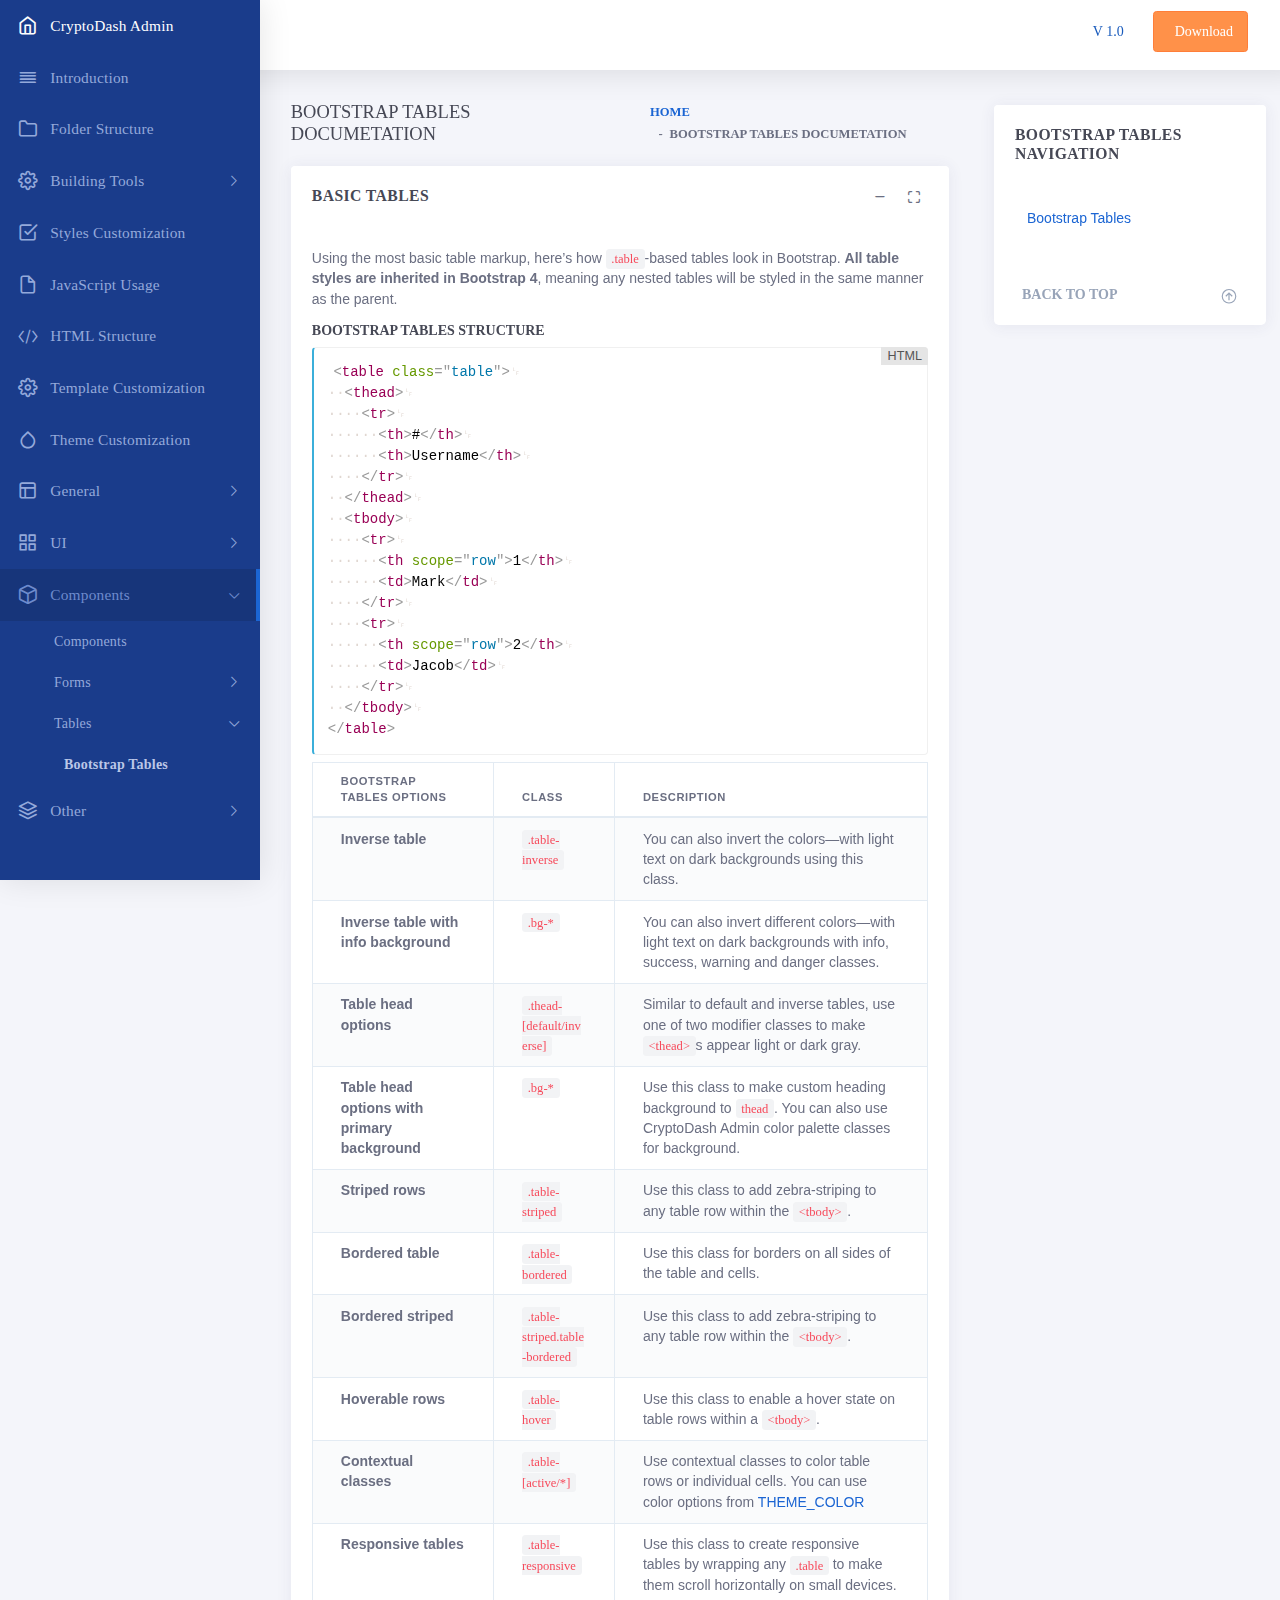
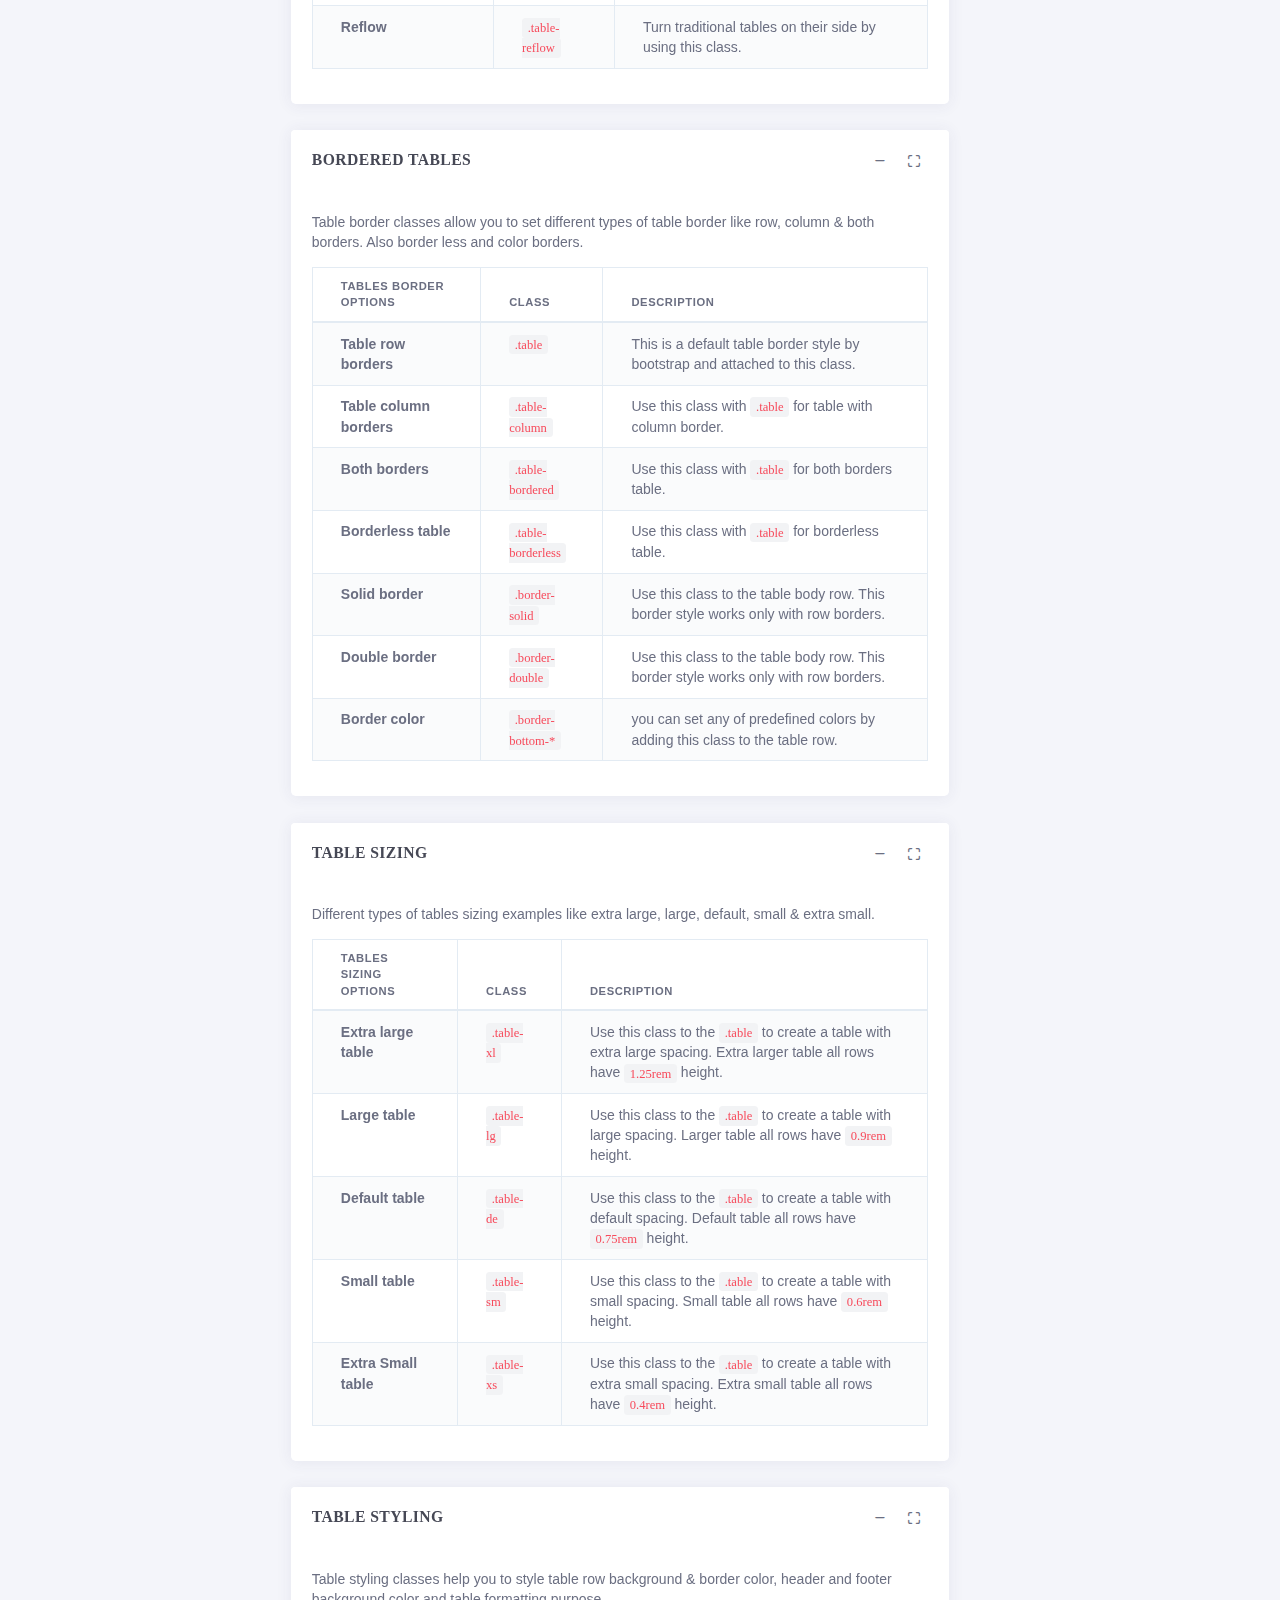
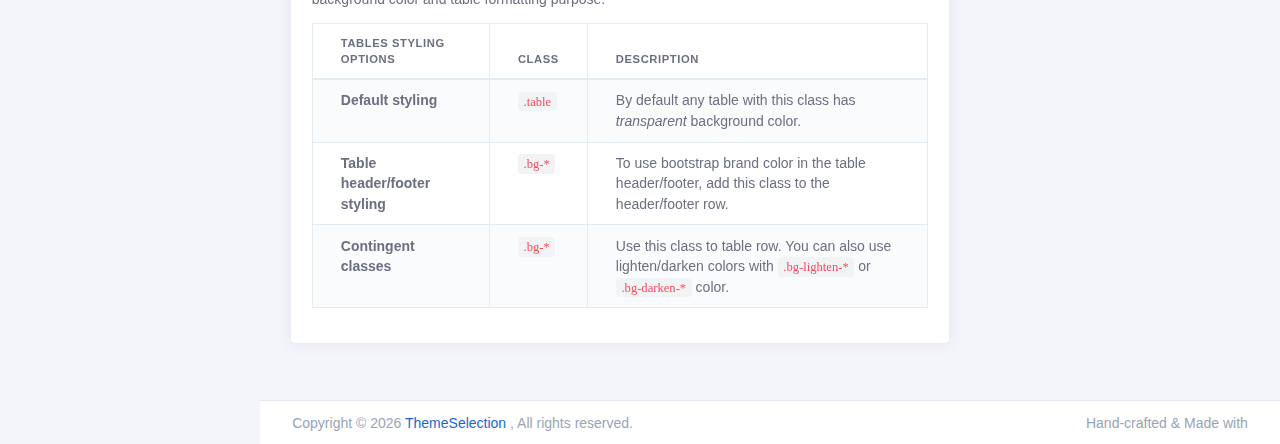
<file: public/assets/documentation/documentation-bootstrap-tables.html>
<!-- - var navbarCustom = "fixed-top navbar-semi-dark navbar-shadow"--><!DOCTYPE html>
<html class="loading" lang="en" data-textdirection="ltr">
  <head>
    <meta http-equiv="Content-Type" content="text/html; charset=UTF-8">
    <meta http-equiv="X-UA-Compatible" content="IE=edge">
    <meta name="viewport" content="width=device-width, initial-scale=1.0, user-scalable=0, minimal-ui">
    <meta name="description" content="CryptoDash Admin is super flexible, powerful, clean &amp; modern responsive bootstrap 4 admin template with unlimited possibilities.">
    <meta name="keywords" content="admin template, CryptoDash Cryptocurrency Dashboard Template, dashboard template, flat admin template, responsive admin template, web app">
    <meta name="author" content="ThemeSelection">
    <title>Bootstrap Tables Documetation - CryptoDash Cryptocurrency Dashboard Template</title>
    <link rel="apple-touch-icon" sizes="60x60" href="../app-assets/images/ico/apple-icon-60.png">
    <link rel="apple-touch-icon" sizes="76x76" href="../app-assets/images/ico/apple-icon-76.png">
    <link rel="apple-touch-icon" sizes="120x120" href="../app-assets/images/ico/apple-icon-120.png">
    <link rel="apple-touch-icon" sizes="152x152" href="../app-assets/images/ico/apple-icon-152.png">
    <link rel="shortcut icon" type="image/x-icon" href="../app-assets/images/ico/favicon.ico">
    <link rel="shortcut icon" type="image/png" href="../app-assets/images/ico/favicon-32.png">
    <link href="https://fonts.googleapis.com/css?family=Open+Sans:300,300i,400,400i,600,600i,700,700i|Quicksand:300,400,500,700" rel="stylesheet">
    <link href="https://maxcdn.icons8.com/fonts/line-awesome/1.1/css/line-awesome.min.css" rel="stylesheet">
    <meta name="apple-mobile-web-app-capable" content="yes">
    <meta name="apple-touch-fullscreen" content="yes">
    <meta name="apple-mobile-web-app-status-bar-style" content="default">
    <!-- BEGIN VENDOR CSS-->
    <link rel="stylesheet" type="text/css" href="../app-assets/css/vendors.css">
    <!-- END VENDOR CSS-->
    <!-- BEGIN MODERN CSS-->
    <link rel="stylesheet" type="text/css" href="../app-assets/css/app.css">
    <!-- END MODERN CSS-->
    <!-- BEGIN Page Level CSS-->
    <link rel="stylesheet" type="text/css" href="../app-assets/css/core/menu/menu-types/vertical-menu.css">
    <link rel="stylesheet" type="text/css" href="../app-assets/css/core/menu/menu-types/vertical-overlay-menu.css">
    <link rel="stylesheet" type="text/css" href="../app-assets/vendors/css/ui/prism.min.css">
    <link rel="stylesheet" type="text/css" href="../app-assets/vendors/css/documentation.css">
    <!-- END Page Level CSS-->
    <!-- BEGIN Custom CSS-->
    <link rel="stylesheet" type="text/css" href="../assets/css/style.css">
    <!-- END Custom CSS-->
  </head>
  <body class="vertical-layout vertical-menu content-right-sidebar  fixed-navbar" data-open="click" data-menu="vertical-menu" data-col="content-right-sidebar">

    <!-- fixed-top-->
    <nav class="header-navbar navbar-expand-md navbar navbar-with-menu fixed-top navbar-semi-dark navbar-shadow">
      <div class="navbar-wrapper">
        <div class="navbar-header">
          <ul class="nav navbar-nav">
            <li class="nav-item mobile-menu d-md-none float-left"><a class="nav-link nav-menu-main menu-toggle hidden-xs"><i class="la la-navicon font-large-1"></i></a></li>
            <li class="nav-item"><a class="navbar-brand" href="index.html"><img class="brand-logo" alt="CryptoDash admin logo" src="../app-assets/images/logo/logo.png">
                <h3 class="brand-text">CryptoDash</h3></a></li>
            <li class="nav-item d-md-none float-right"><a class="nav-link open-navbar-container" data-toggle="collapse" data-target="#navbar-mobile"><i class="la la-ellipsis-v pe-2x fa-rotate-90"></i></a></li>
          </ul>
        </div>
        <div class="navbar-container content">
          <div class="collapse navbar-collapse" id="navbar-mobile">       
            <ul class="nav navbar-nav mr-auto">
              <li class="nav-item d-none d-md-block"></li>
            </ul>
            <ul class="nav navbar-nav float-right">
              <li class="nav-item"><a class="btn btn-link btn-doc-header" href="#"> V 1.0</a></li>
              <li class="nav-item"><a class="btn btn-warning btn-doc-header" href="https://themeselection.com/products/cryptodash-free-cryptocurrency-dashboard-template"><i class="icon-bag3"></i> Download</a></li>
            </ul>
          </div>
        </div>
      </div>
    </nav>

    <!-- ////////////////////////////////////////////////////////////////////////////-->


    <div class="main-menu menu-fixed menu-dark menu-accordion menu-shadow" data-scroll-to-active="true">
      <div class="main-menu-content menu-accordion">
        <ul class="navigation navigation-main" id="main-menu-navigation" data-menu="menu-navigation">
          <li class=" nav-item"><a href="index.html"><i class="ft-home"></i><span class="menu-title" data-i18n="">CryptoDash Admin</span></a>
          </li>
          <li class=" nav-item"><a href="documentation-introduction.html"><i class="ft-align-justify"></i><span class="menu-title" data-i18n="">Introduction</span></a>
          </li>
          <li class=" nav-item"><a href="documentation-folder-structure.html"><i class="ft-folder"></i><span class="menu-title" data-i18n="">Folder Structure</span></a>
          </li>
          <li class=" nav-item"><a href="#"><i class="ft-settings"></i><span class="menu-title" data-i18n="">Building Tools</span></a>
            <ul class="menu-content">
              <li><a class="menu-item" href="documentation-grunt.html">Grunt</a>
              </li>
              <li><a class="menu-item" href="documentation-gulp.html">Gulp</a>
              </li>
            </ul>
          </li>
          <li class=" nav-item"><a href="documentation-styles-customization.html"><i class="ft-check-square"></i><span class="menu-title" data-i18n="">Styles Customization</span></a>
          </li>
          <li class=" nav-item"><a href="documentation-javascript-usage.html"><i class="ft-file"></i><span class="menu-title" data-i18n="">JavaScript Usage</span></a>
          </li>
          <li class=" nav-item"><a href="documentation-html-structure.html"><i class="la la-code"></i><span class="menu-title" data-i18n="">HTML Structure</span></a>
          </li>
          <li class=" nav-item"><a href="documentation-template-customization.html"><i class="ft-settings"></i><span class="menu-title" data-i18n="">Template Customization</span></a>
          </li>
          <li class=" nav-item"><a href="documentation-color-customization.html"><i class="ft-droplet"></i><span class="menu-title" data-i18n="">Theme Customization</span></a>
          </li>
          <li class=" nav-item"><a href="#"><i class="ft-layout"></i><span class="menu-title" data-i18n="">General</span></a>
            <ul class="menu-content">
              <li><a class="menu-item" href="#">Layouts</a>
                <ul class="menu-content">
                  <li><a class="menu-item" href="#">Page Layouts</a>
                    <ul class="menu-content">
                      <li><a class="menu-item" href="documentation-page-layouts.html">1 Column</a>
                      </li>
                      <li><a class="menu-item" href="documentation-2-columns.html">2 Column</a>
                      </li>
                      <li><a class="menu-item" href="documentation-fixed-navbar.html"> Fixed Navbar</a>
                      </li>
                      <li><a class="menu-item" href="documentation-fixed-navigation.html"> Fixed Navigation</a>
                      </li>
                      <li><a class="menu-item" href="documentation-fixed-navbar-navigation.html"> Fixed Navbar &amp; Navigation</a>
                      </li>
                      <li><a class="menu-item" href="documentation-fixed-navbar-footer.html"> Fixed Navbar &amp; Footer</a>
                      </li>
                      <li><a class="menu-item" href="documentation-fixed-layout.html"> Fixed Layout</a>
                      </li>
                      <li><a class="menu-item" href="documentation-boxed-layout.html"> Boxed Layout</a>
                      </li>
                      <li><a class="menu-item" href="documentation-static-layout.html"> Static Layout</a>
                      </li>
                    </ul>
                  </li>
                  <li><a class="menu-item" href="documentation-navbars.html">Navbars</a>
                  </li>
                  <li><a class="menu-item" href="documentation-vertical-nav.html">Vertical Nav</a>
                  </li>
                  <li><a class="menu-item" href="documentation-footer.html">Footer</a>
                  </li>
                </ul>
              </li>
            </ul>
          </li>
          <li class=" nav-item"><a href="#"><i class="ft-grid"></i><span class="menu-title" data-i18n="">UI</span></a>
            <ul class="menu-content">
              <li><a class="menu-item" href="documentation-content.html">Content</a>
              </li>
              <li><a class="menu-item" href="documentation-card.html">Cards</a>
              </li>
              <li><a class="menu-item" href="#">Color Palette</a>
                <ul class="menu-content">
                  <li><a class="menu-item" href="documentation-color-primary.html">Primary Color</a>
                  </li>
                  <li><a class="menu-item" href="documentation-color-danger.html">Danger Color</a>
                  </li>
                  <li><a class="menu-item" href="documentation-color-success.html">Success Color</a>
                  </li>
                  <li><a class="menu-item" href="documentation-color-warning.html">Warning Color</a>
                  </li>
                  <li><a class="menu-item" href="documentation-color-info.html">Info Color</a>
                  </li>
                  <li><a class="menu-item" href="documentation-color-red.html">Red Color</a>
                  </li>
                  <li><a class="menu-item" href="documentation-color-pink.html">Pink Color</a>
                  </li>
                  <li><a class="menu-item" href="documentation-color-purple.html">Purple Color</a>
                  </li>
                  <li><a class="menu-item" href="documentation-color-blue.html">Blue Color</a>
                  </li>
                  <li><a class="menu-item" href="documentation-color-cyan.html">Cyan Color</a>
                  </li>
                  <li><a class="menu-item" href="documentation-color-teal.html">Teal Color</a>
                  </li>
                  <li><a class="menu-item" href="documentation-color-yellow.html">Yellow Color</a>
                  </li>
                  <li><a class="menu-item" href="documentation-color-amber.html">Amber Color</a>
                  </li>
                  <li><a class="menu-item" href="documentation-color-blue-grey.html">Blue Grey Color</a>
                  </li>
                </ul>
              </li>
              <li><a class="menu-item" href="documentation-icons.html">Icons</a>
              </li>
            </ul>
          </li>
          <li class=" nav-item"><a href="#"><i class="ft-box"></i><span class="menu-title" data-i18n="">Components</span></a>
            <ul class="menu-content">
              <li><a class="menu-item" href="documentation-components.html">Components</a>
              </li>
              <li><a class="menu-item" href="#">Forms</a>
                <ul class="menu-content">
                  <li><a class="menu-item" href="documentation-form-elements.html">Form Elements</a>
                  </li>
                </ul>
              </li>
              <li><a class="menu-item" href="#">Tables</a>
                <ul class="menu-content">
                  <li class="active"><a class="menu-item" href="documentation-bootstrap-tables.html">Bootstrap Tables</a>
                  </li>
                </ul>
              </li>
            </ul>
          </li>
          <li class=" nav-item"><a href="#"><i class="ft-layers"></i><span class="menu-title" data-i18n="">Other</span></a>
            <ul class="menu-content">
              <li><a class="menu-item" href="documentation-sources-credits.html">Sources &amp; Credits</a>
              </li>
              <li><a class="menu-item" href="documentation-changelog.html">Changelog</a>
              </li>
              <li><a class="menu-item" href="documentation-notes.html">Notes</a>
              </li>
            </ul>
          </li>
        </ul>
      </div>
    </div>

    <div class="app-content content">
      <div class="sidebar-right sidebar-sticky">
        <div class="sidebar"><div class="pt-2 pr-2">
    <div class="sidebar-content p-1" data-spy="affix" data-offset-top="-77">
        <div class="card">
            <div class="card-header">
                <h6 class="card-title">Bootstrap Tables Navigation</h6>
            </div>
            <div class="card-content" aria-expanded="true">
                <div class="card-body">
                    <nav id="sidebar-page-navigation">
                        <ul id="page-navigation-list" class="nav">
                            <li class="nav-item"><a class="nav-link" href="#basic">Bootstrap Tables</a>
                                <ul class="nav">
                                    <li class="nav-item"><a class="nav-link" href="#basic">Basic Tables</a></li>
                                    <li class="nav-item"><a class="nav-link" href="#bordered">Bordered Tables</a></li>
                                    <li class="nav-item"><a class="nav-link" href="#sizing">Table Sizing</a></li>
                                    <li class="nav-item"><a class="nav-link" href="#styling">Table Styling</a></li>
                                </ul>
                            </li>
                        </ul>
                    </nav>
                </div>
                <h6 class="border-top-grey border-top-lighten-2 p-1 mt-1 mb-0">
                    <a class="nav-link display-block text-muted" href="#top">Back to top
                        <i class="float-right la la-arrow-circle-o-up font-medium-3"></i>
                    </a>
                </h6>
            </div>
        </div>
    </div>
</div>

        </div>
      </div>
      <div class="content-left">
        <div class="content-wrapper">
          <div class="content-header row">
            <div class="content-header-left col-md-6 col-12 mb-1">
              <h4 class="content-header-title">Bootstrap Tables Documetation</h4>
            </div>
            <div class="content-header-right breadcrumbs-right breadcrumbs-top col-md-6 col-12">
              <div class="breadcrumb-wrapper col-12">
                <ol class="breadcrumb">
                  <li class="breadcrumb-item"><a href="index.html">Home</a>
                  </li>
                  <li class="breadcrumb-item active">Bootstrap Tables Documetation
                  </li>
                </ol>
              </div>
            </div>
          </div>
          <div class="content-body"><!-- Basic Tables -->
<div class="card">
    <div class="card-header">
        <h4 id="basic" class="card-title">Basic Tables</h4>
        <div class="heading-elements">
            <ul class="list-inline mb-0">
                <li><a data-action="collapse"><i class="ft-minus"></i></a></li>
                <li><a data-action="expand"><i class="ft-maximize"></i></a></li>
            </ul>
        </div>
    </div>
    <div class="card-content" aria-expanded="true">
        <div class="card-body">
            <div class="card-text">
                <p>Using the most basic table markup, here’s how <code>.table</code>-based tables look in Bootstrap. <strong>All table styles are inherited in Bootstrap 4</strong>, meaning any nested tables will be styled in the same manner as the parent.</p>
            </div>
            <h6 id="input-types">Bootstrap Tables Structure</h6>
            <pre class="language-HTML">
                <code class="language-HTML">
                    &lt;table class="table"&gt;
                      &lt;thead&gt;
                        &lt;tr&gt;
                          &lt;th&gt;#&lt;/th&gt;
                          &lt;th&gt;Username&lt;/th&gt;
                        &lt;/tr&gt;
                      &lt;/thead&gt;
                      &lt;tbody&gt;
                        &lt;tr&gt;
                          &lt;th scope="row"&gt;1&lt;/th&gt;
                          &lt;td&gt;Mark&lt;/td&gt;
                        &lt;/tr&gt;
                        &lt;tr&gt;
                          &lt;th scope="row"&gt;2&lt;/th&gt;
                          &lt;td&gt;Jacob&lt;/td&gt;
                        &lt;/tr&gt;
                      &lt;/tbody&gt;
                    &lt;/table&gt;
                </code>
            </pre>
            <table class="table table-bordered table-striped">
                <thead>
                    <tr>
                        <th>Bootstrap Tables Options</th>
                        <th>Class</th>
                        <th>Description</th>
                    </tr>
                </thead>
                <tbody>
                    <tr>
                        <td><strong>Inverse table</strong></td>
                        <td><code>.table-inverse</code></td>
                        <td>You can also invert the colors—with light text on dark backgrounds using this class.</td>
                    </tr>
                    <tr>
                        <td><strong>Inverse table with info background</strong></td>
                        <td><code>.bg-*</code></td>
                        <td>You can also invert different colors—with light text on dark backgrounds with info, success, warning and danger classes.</td>
                    </tr>
                    <tr>
                        <td><strong>Table head options</strong></td>
                        <td><code>.thead-[default/inverse]</code></td>
                        <td>Similar to default and inverse tables, use one of two modifier classes  to make <code>&lt;thead&gt;</code>s appear light or dark gray.</td>
                    </tr>
                    <tr>
                        <td><strong>Table head options with primary background</strong></td>
                        <td><code>.bg-*</code></td>
                        <td>Use this class to make custom heading background to <code>thead</code>. You can also use CryptoDash Admin color palette classes for background.</td>
                    </tr>
                    <tr>
                        <td><strong>Striped rows</strong></td>
                        <td><code>.table-striped</code></td>
                        <td>Use this class to add zebra-striping to any table row within the <code>&lt;tbody&gt;</code>.</td>
                    </tr>
                    <tr>
                        <td><strong>Bordered table</strong></td>
                        <td><code>.table-bordered</code></td>
                        <td>Use this class for borders on all sides of the table and cells.</td>
                    </tr>
                    <tr>
                        <td><strong>Bordered striped</strong></td>
                        <td><code>.table-striped.table-bordered</code></td>
                        <td>Use this class to add zebra-striping to any table row within the <code>&lt;tbody&gt;</code>.</td>
                    </tr>
                    <tr>
                        <td><strong>Hoverable rows</strong></td>
                        <td><code>.table-hover</code></td>
                        <td>Use this class to enable a hover state on table rows within a <code>&lt;tbody&gt;</code>.</td>
                    </tr>
                    <tr>
                        <td><strong>Contextual classes</strong></td>
                        <td><code>.table-[active/*]</code></td>
                        <td>Use contextual classes to color table rows or individual cells. You can use color options from <a href="documentation-color-primary.html">THEME_COLOR</a></td>
                    </tr>
                    <tr>
                        <td><strong>Responsive tables</strong></td>
                        <td><code>.table-responsive</code></td>
                        <td>Use this class to create responsive tables by wrapping any <code>.table</code> to make them scroll horizontally on small devices.</td>
                    </tr>
                    <tr>
                        <td><strong>Reflow</strong></td>
                        <td><code>.table-reflow</code></td>
                        <td>Turn traditional tables on their side by using this class.</td>
                    </tr>
                </tbody>
            </table>
        </div>
    </div>
</div>
<!--/ Basic Tables -->
<!-- Bordered Tables -->
<div class="card">
    <div class="card-header">
        <h4 id="bordered" class="card-title">Bordered Tables</h4>
        <div class="heading-elements">
            <ul class="list-inline mb-0">
                <li><a data-action="collapse"><i class="ft-minus"></i></a></li>
                <li><a data-action="expand"><i class="ft-maximize"></i></a></li>
            </ul>
        </div>
    </div>
    <div class="card-content" aria-expanded="true">
        <div class="card-body">
            <div class="card-text">
                <p>Table border classes allow you to set different types of table border like row, column &amp; both borders. Also border less and color borders.</p>
            </div>
            <table class="table table-bordered table-striped">
                <thead>
                    <tr>
                        <th>Tables Border Options</th>
                        <th>Class</th>
                        <th>Description</th>
                    </tr>
                </thead>
                <tbody>
                    <tr>
                        <td><strong>Table row borders</strong></td>
                        <td><code>.table</code></td>
                        <td>This is a default table border style by bootstrap and attached to this class.</td>
                    </tr>
                    <tr>
                        <td><strong>Table column borders</strong></td>
                        <td><code>.table-column</code></td>
                        <td>Use this class with <code>.table</code> for table with column border.</td>
                    </tr>
                    <tr>
                        <td><strong>Both borders</strong></td>
                        <td><code>.table-bordered</code></td>
                        <td>Use this class with <code>.table</code> for both borders table.</td>
                    </tr>
                    <tr>
                        <td><strong>Borderless table</strong></td>
                        <td><code>.table-borderless</code></td>
                        <td>Use this class with <code>.table</code> for borderless table.</td>
                    </tr>
                    <tr>
                        <td><strong>Solid border</strong></td>
                        <td><code>.border-solid</code></td>
                        <td>Use this class to the table body row. This border style works only with row borders.</td>
                    </tr>
                    <tr>
                        <td><strong>Double border</strong></td>
                        <td><code>.border-double</code></td>
                        <td>Use this class to the table body row. This border style works only with row borders.</td>
                    </tr>
                    <tr>
                        <td><strong>Border color</strong></td>
                        <td><code>.border-bottom-*</code></td>
                        <td>you can set any of predefined colors by adding this class to the table row.</td>
                    </tr>
                </tbody>
            </table>
        </div>
    </div>
</div>
<!--/ Bordered Tables -->
<!-- Table Sizing -->
<div class="card">
    <div class="card-header">
        <h4 id="sizing" class="card-title">Table Sizing</h4>
        <div class="heading-elements">
            <ul class="list-inline mb-0">
                <li><a data-action="collapse"><i class="ft-minus"></i></a></li>
                <li><a data-action="expand"><i class="ft-maximize"></i></a></li>
            </ul>
        </div>
    </div>
    <div class="card-content" aria-expanded="true">
        <div class="card-body">
            <div class="card-text">
                <p>Different types of tables sizing examples like extra large, large, default, small &amp; extra small.</p>
            </div>
            <table class="table table-bordered table-striped">
                <thead>
                    <tr>
                        <th>Tables Sizing Options</th>
                        <th>Class</th>
                        <th>Description</th>
                    </tr>
                </thead>
                <tbody>
                    <tr>
                        <td><strong>Extra large table</strong></td>
                        <td><code>.table-xl</code></td>
                        <td>Use this class to the <code>.table</code> to create a table with extra large spacing. Extra larger table all rows have <code>1.25rem</code> height.</td>
                    </tr>
                    <tr>
                        <td><strong>Large table</strong></td>
                        <td><code>.table-lg</code></td>
                        <td>Use this class to the <code>.table</code> to create a table with large spacing. Larger table all rows have <code>0.9rem</code> height.</td>
                    </tr>
                    <tr>
                        <td><strong>Default table</strong></td>
                        <td><code>.table-de</code></td>
                        <td>Use this class to the <code>.table</code> to create a table with default spacing. Default table all rows have <code>0.75rem</code> height.</td>
                    </tr>
                    <tr>
                        <td><strong>Small table</strong></td>
                        <td><code>.table-sm</code></td>
                        <td>Use this class to the <code>.table</code> to create a table with small spacing. Small table all rows have <code>0.6rem</code> height.</td>
                    </tr>
                    <tr>
                        <td><strong>Extra Small table</strong></td>
                        <td><code>.table-xs</code></td>
                        <td>Use this class to the <code>.table</code> to create a table with extra small spacing. Extra small table all rows have <code>0.4rem</code> height.</td>
                    </tr>
                </tbody>
            </table>
        </div>
    </div>
</div>
<!--/ Table Sizing -->
<!-- Table Styling -->
<div class="card">
    <div class="card-header">
        <h4 id="styling" class="card-title">Table Styling</h4>
        <div class="heading-elements">
            <ul class="list-inline mb-0">
                <li><a data-action="collapse"><i class="ft-minus"></i></a></li>
                <li><a data-action="expand"><i class="ft-maximize"></i></a></li>
            </ul>
        </div>
    </div>
    <div class="card-content" aria-expanded="true">
        <div class="card-body">
            <div class="card-text">
                <p>Table styling classes help you to style table row background &amp; border color, header and footer background color and table formatting purpose.</p>
            </div>
            <table class="table table-bordered table-striped">
                <thead>
                    <tr>
                        <th>Tables Styling Options</th>
                        <th>Class</th>
                        <th>Description</th>
                    </tr>
                </thead>
                <tbody>
                    <tr>
                        <td><strong>Default styling</strong></td>
                        <td><code>.table</code></td>
                        <td>By default any table with this class has <i>transparent</i> background color.</td>
                    </tr>
                    <tr>
                        <td><strong>Table header/footer styling</strong></td>
                        <td><code>.bg-*</code></td>
                        <td>To use bootstrap brand color in the table header/footer, add this class to the header/footer row.</td>
                    </tr>
                    <tr>
                        <td><strong>Contingent classes</strong></td>
                        <td><code>.bg-*</code></td>
                        <td>Use this class to table row. You can also use lighten/darken colors with <code>.bg-lighten-*</code> or <code>.bg-darken-*</code> color.</td>
                    </tr>
                </tbody>
            </table>
        </div>
    </div>
</div>
<!--/ Table Styling -->
          </div>
        </div>
      </div>
    </div>
    <!-- ////////////////////////////////////////////////////////////////////////////-->


    <footer class="footer footer-static footer-light navbar-border">
      <p class="clearfix text-muted text-sm-center mb-0 px-2"><span class="float-md-left d-block d-md-inline-block">Copyright  &copy; <script>
          document.write(new Date().getFullYear())
          </script> <a class="text-bold-800 grey darken-2" href="https://themeselection.com/" target="_blank">ThemeSelection </a>, All rights reserved. </span><span class="float-md-right d-block d-md-inline-blockd-none d-lg-block">Hand-crafted & Made with <i class="icon-heart5 pink"></i></span></p>
    </footer>

    <!-- BEGIN VENDOR JS-->
    <script src="../app-assets/vendors/js/vendors.min.js" type="text/javascript"></script>
    <!-- BEGIN VENDOR JS-->
    <!-- BEGIN PAGE VENDOR JS-->
    <!-- END PAGE VENDOR JS-->
    <!-- BEGIN MODERN JS-->
    <script src="../app-assets/js/core/app-menu.js" type="text/javascript"></script>
    <script src="../app-assets/js/core/app.js" type="text/javascript"></script>
    <!-- END MODERN JS-->
    <!-- BEGIN PAGE LEVEL JS-->
    <script src="../app-assets/js/scripts/documentation.js" type="text/javascript"></script>
    <script src="../app-assets/vendors/js/ui/prism.min.js" type="text/javascript"></script>
    <script src="../app-assets/vendors/js/ui/affix.js" type="text/javascript"></script>
    <!-- END PAGE LEVEL JS-->
  </body>
</html>
</file>
<file: public/assets/app-assets/css/core/menu/menu-types/vertical-menu.css>
/*=========================================================================================
    File Name: vertical-menu.scss
    Description: A calssic vertical style menu with expand and collops support. It support
    light & dark version, filpped layout, right side icons, native scroll and borders menu
    item seperation.
    ----------------------------------------------------------------------------------------
    Item Name: CryptoDash - Free Cryptocurrency Dashboard Template
    Version: 1.0
    Author: ThemeSelection
    Author URL: https://themeselection.com/
==========================================================================================*/
@media (min-width: 576px) {
  body.vertical-layout.vertical-menu.menu-flipped .main-menu {
    right: 0; } }

body.vertical-layout.vertical-menu .navbar .navbar-brand {
  white-space: nowrap; }

body.vertical-layout.vertical-menu.menu-expanded .navbar .navbar-header {
  float: left;
  width: 260px; }

body.vertical-layout.vertical-menu.menu-expanded .navbar.navbar-brand-center .navbar-header {
  float: left;
  width: auto; }

body.vertical-layout.vertical-menu.menu-expanded .navbar .navbar-container {
  margin-left: 260px; }

body.vertical-layout.vertical-menu.menu-expanded .navbar .navbar-brand .brand-text {
  -webkit-animation: 0.3s cubic-bezier(0.25, 0.8, 0.25, 1) 0s normal forwards 1 fadein;
  -moz-animation: 0.3s cubic-bezier(0.25, 0.8, 0.25, 1) 0s normal forwards 1 fadein;
  -o-animation: 0.3s cubic-bezier(0.25, 0.8, 0.25, 1) 0s normal forwards 1 fadein;
  animation: 0.3s cubic-bezier(0.25, 0.8, 0.25, 1) 0s normal forwards 1 fadein; }

body.vertical-layout.vertical-menu.menu-expanded .main-menu {
  width: 260px;
  -webkit-transition: 300ms ease all;
  -o-transition: 300ms ease all;
  -moz-transition: 300ms ease all;
  transition: 300ms ease all;
  -webkit-backface-visibility: hidden;
  -moz-backface-visibility: hidden;
  backface-visibility: hidden; }
  body.vertical-layout.vertical-menu.menu-expanded .main-menu .navigation .navigation-header .ft-minus {
    display: none; }
  body.vertical-layout.vertical-menu.menu-expanded .main-menu .navigation > li > a > i {
    margin-right: 12px; }
    body.vertical-layout.vertical-menu.menu-expanded .main-menu .navigation > li > a > i:before {
      font-size: 1.4rem; }
  body.vertical-layout.vertical-menu.menu-expanded .main-menu .navigation > li > a > span.badge {
    position: absolute;
    right: 20px; }
  body.vertical-layout.vertical-menu.menu-expanded .main-menu .navigation li.has-sub > a:not(.mm-next):after {
    content: "\f112";
    font-family: 'LineAwesome';
    font-size: 1rem;
    display: inline-block;
    position: absolute;
    right: 20px;
    top: 14px;
    -webkit-transform: rotate(0deg);
    -moz-transform: rotate(0deg);
    -ms-transform: rotate(0deg);
    -o-transform: rotate(0deg);
    transform: rotate(0deg);
    transition: -webkit-transform 0.2s ease-in-out; }
  body.vertical-layout.vertical-menu.menu-expanded .main-menu .navigation li.has-sub .has-sub > a:not(.mm-next):after {
    top: 8px; }
  body.vertical-layout.vertical-menu.menu-expanded .main-menu .navigation li.open > a:not(.mm-next):after {
    -webkit-transform: rotate(90deg);
    -moz-transform: rotate(90deg);
    -ms-transform: rotate(90deg);
    -o-transform: rotate(90deg);
    transform: rotate(90deg); }
  body.vertical-layout.vertical-menu.menu-expanded .main-menu .main-menu-footer {
    width: 260px; }

body.vertical-layout.vertical-menu.menu-expanded .content,
body.vertical-layout.vertical-menu.menu-expanded .footer {
  margin-left: 260px; }

body.vertical-layout.vertical-menu.menu-expanded .navbar-brand-center .content,
body.vertical-layout.vertical-menu.menu-expanded .navbar-brand-center .footer {
  margin-left: 0; }

body.vertical-layout.vertical-menu.menu-collapsed .navbar .navbar-header {
  float: left;
  width: 60px; }

body.vertical-layout.vertical-menu.menu-collapsed .navbar.navbar-brand-center .navbar-header {
  float: left;
  width: auto; }

body.vertical-layout.vertical-menu.menu-collapsed .navbar .navbar-brand {
  padding: 17px 0px; }

body.vertical-layout.vertical-menu.menu-collapsed .navbar .navbar-container {
  margin-left: 60px; }

body.vertical-layout.vertical-menu.menu-collapsed .navbar .navbar-brand .brand-text {
  -webkit-animation: 0.3s cubic-bezier(0.25, 0.8, 0.25, 1) 0s normal forwards 1 fadeout;
  -moz-animation: 0.3s cubic-bezier(0.25, 0.8, 0.25, 1) 0s normal forwards 1 fadeout;
  -o-animation: 0.3s cubic-bezier(0.25, 0.8, 0.25, 1) 0s normal forwards 1 fadeout;
  animation: 0.3s cubic-bezier(0.25, 0.8, 0.25, 1) 0s normal forwards 1 fadeout; }

body.vertical-layout.vertical-menu.menu-collapsed .main-menu {
  width: 60px;
  -webkit-transform: translateZ(-160px) translateX(-160px);
  -moz-transform: translateZ(-160px) translateX(-160px);
  transform: translateZ(-160px) translateX(-160px);
  -webkit-transform: translate3d(0, 0, 0);
  -moz-transform: translate3d(0, 0, 0);
  transform: translate3d(0, 0, 0);
  -webkit-transition: 300ms ease all;
  -o-transition: 300ms ease all;
  -moz-transition: 300ms ease all;
  transition: 300ms ease all; }
  body.vertical-layout.vertical-menu.menu-collapsed .main-menu .main-menu-footer {
    width: 60px; }
  body.vertical-layout.vertical-menu.menu-collapsed .main-menu .main-menu-footer,
  body.vertical-layout.vertical-menu.menu-collapsed .main-menu .main-menu-header .media-body .media-heading,
  body.vertical-layout.vertical-menu.menu-collapsed .main-menu .main-menu-header .media-body .text-muted,
  body.vertical-layout.vertical-menu.menu-collapsed .main-menu .main-menu-header .media-right {
    display: none; }
  body.vertical-layout.vertical-menu.menu-collapsed .main-menu .main-menu-header .media-body {
    opacity: 0; }
  body.vertical-layout.vertical-menu.menu-collapsed .main-menu .user-content {
    padding: 20px 10px; }
  body.vertical-layout.vertical-menu.menu-collapsed .main-menu .main-menu-content > span.menu-title, body.vertical-layout.vertical-menu.menu-collapsed .main-menu .main-menu-content a.menu-title {
    right: -260px;
    width: 260px;
    font-weight: 600;
    color: #fff;
    text-transform: uppercase;
    text-align: left;
    background-color: #1B65D3;
    border-color: #1B65D3;
    padding: 14px 20px; }
  body.vertical-layout.vertical-menu.menu-collapsed .main-menu .main-menu-content > ul.menu-content {
    left: 60px;
    width: 260px;
    -webkit-box-shadow: 25px 5px 75px 2px rgba(64, 70, 74, 0.2);
    box-shadow: 25px 5px 75px 2px rgba(64, 70, 74, 0.2);
    border-bottom: 1px solid rgba(0, 0, 0, 0.2);
    border-left: 1px solid rgba(0, 0, 0, 0.02); }
    body.vertical-layout.vertical-menu.menu-collapsed .main-menu .main-menu-content > ul.menu-content li {
      white-space: nowrap;
      position: relative; }
      body.vertical-layout.vertical-menu.menu-collapsed .main-menu .main-menu-content > ul.menu-content li a {
        display: block;
        padding: 8px 20px 8px 20px; }
      body.vertical-layout.vertical-menu.menu-collapsed .main-menu .main-menu-content > ul.menu-content li.has-sub > a:not(.mm-next):after {
        content: "\f112";
        font-family: 'LineAwesome';
        font-size: 1rem;
        display: inline-block;
        position: absolute;
        right: 20px;
        top: 14px;
        -webkit-transform: rotate(0deg);
        -moz-transform: rotate(0deg);
        -ms-transform: rotate(0deg);
        -o-transform: rotate(0deg);
        transform: rotate(0deg);
        transition: -webkit-transform 0.2s ease-in-out; }
      body.vertical-layout.vertical-menu.menu-collapsed .main-menu .main-menu-content > ul.menu-content li.has-sub .has-sub > a:not(.mm-next):after {
        top: 8px; }
      body.vertical-layout.vertical-menu.menu-collapsed .main-menu .main-menu-content > ul.menu-content li.open > a:not(.mm-next):after {
        -webkit-transform: rotate(90deg);
        -moz-transform: rotate(90deg);
        -ms-transform: rotate(90deg);
        -o-transform: rotate(90deg);
        transform: rotate(90deg); }
  body.vertical-layout.vertical-menu.menu-collapsed .main-menu .navigation {
    overflow: visible; }
    body.vertical-layout.vertical-menu.menu-collapsed .main-menu .navigation > li.navigation-header {
      padding: 22px 20px 8px 20px; }
      body.vertical-layout.vertical-menu.menu-collapsed .main-menu .navigation > li.navigation-header .ft-minus {
        display: block;
        font-size: 1.3rem; }
      body.vertical-layout.vertical-menu.menu-collapsed .main-menu .navigation > li.navigation-header span {
        display: none; }
    body.vertical-layout.vertical-menu.menu-collapsed .main-menu .navigation > li > a {
      padding: 10px 0px 10px 18px; }
      body.vertical-layout.vertical-menu.menu-collapsed .main-menu .navigation > li > a > span {
        visibility: hidden;
        opacity: 0;
        position: absolute;
        top: 0;
        right: -260px;
        width: 260px;
        font-weight: 600;
        color: #fff;
        text-align: left;
        background-color: #1B65D3;
        border-color: #1B65D3;
        padding: 14px 20px; }
      body.vertical-layout.vertical-menu.menu-collapsed .main-menu .navigation > li > a > i {
        margin-right: 0;
        font-size: 1.4rem;
        line-height: 1;
        visibility: visible;
        opacity: 1; }
    body.vertical-layout.vertical-menu.menu-collapsed .main-menu .navigation > li > ul {
      display: none; }
    body.vertical-layout.vertical-menu.menu-collapsed .main-menu .navigation > li > a > span {
      display: none; }
  body.vertical-layout.vertical-menu.menu-collapsed .main-menu .mTSWrapper {
    overflow: visible; }

body.vertical-layout.vertical-menu.menu-collapsed .content,
body.vertical-layout.vertical-menu.menu-collapsed .footer {
  margin-left: 60px; }

body.vertical-layout.vertical-menu.menu-collapsed .navbar-brand-center .content,
body.vertical-layout.vertical-menu.menu-collapsed .navbar-brand-center .footer {
  margin-left: 0; }

body.vertical-layout.vertical-menu.menu-collapsed.menu-flipped .content {
  margin: 0;
  margin-right: 60px; }

@media (min-width: 576px) {
  body.vertical-layout.vertical-menu.menu-collapsed.menu-flipped .main-menu {
    right: 0; }
    body.vertical-layout.vertical-menu.menu-collapsed.menu-flipped .main-menu span.menu-title {
      right: 60px; }
    body.vertical-layout.vertical-menu.menu-collapsed.menu-flipped .main-menu ul.menu-content {
      right: 60px;
      left: inherit; } }

body.vertical-layout.vertical-menu.menu-collapsed.menu-flipped .navbar .navbar-header {
  float: right; }

body.vertical-layout.vertical-menu.menu-collapsed.menu-flipped .navbar .navbar-container {
  margin: 0;
  margin-right: 60px; }

body.vertical-layout.vertical-menu.menu-collapsed.menu-flipped .footer {
  margin: 0;
  margin-right: 60px; }

[data-textdirection="rtl"] body.vertical-layout.vertical-menu.menu-collapsed .main-menu .navigation > li > a {
  padding: 14px 16px !important; }

[data-textdirection="rtl"] body.vertical-layout.vertical-menu.menu-collapsed .main-menu .navigation > li.navigation-header .ft-minus {
  padding: 12px 0px; }

@media (min-width: 992px) {
  body.vertical-layout.vertical-menu.menu-flipped .content {
    margin: 0;
    margin-right: 260px; }
  body.vertical-layout.vertical-menu.menu-flipped .navbar .navbar-header {
    float: right; }
  body.vertical-layout.vertical-menu.menu-flipped .navbar .navbar-container {
    margin: 0;
    margin-right: 260px; }
  body.vertical-layout.vertical-menu.menu-flipped .footer {
    margin: 0;
    margin-right: 260px; } }

@media (max-width: 991.98px) {
  body.vertical-layout.vertical-menu .main-menu {
    width: 60px; }
    body.vertical-layout.vertical-menu .main-menu .main-menu-footer {
      width: 260px; }
  body.vertical-layout.vertical-menu .navbar .navbar-header {
    width: 60px; }
  body.vertical-layout.vertical-menu .content,
  body.vertical-layout.vertical-menu .footer {
    margin-left: 60px; } }

@media (max-width: 767.98px) {
  body.vertical-layout.vertical-menu.menu-expanded .navbar .navbar-container {
    margin-left: 0px !important; }
  body.vertical-layout.vertical-menu.menu-expanded .content,
  body.vertical-layout.vertical-menu.menu-expanded .footer {
    margin-left: 0px !important; }
  html.loading .main-menu, html.loading .vertical-overlay-menu.menu-hide .main-menu, .vertical-overlay-menu.menu-hide html.loading .main-menu {
    opacity: 0;
    -webkit-transform: translate3d(0px, 0, 0);
    -moz-transform: translate3d(0px, 0, 0);
    transform: translate3d(0px, 0, 0); } }

@-webkit-keyframes fadein {
  from {
    opacity: 0; }
  to {
    opacity: 1; } }

@-moz-keyframes fadein {
  from {
    opacity: 0; }
  to {
    opacity: 1; } }

@-o-keyframes fadein {
  from {
    opacity: 0; }
  to {
    opacity: 1; } }

@keyframes fadein {
  from {
    opacity: 0; }
  to {
    opacity: 1; } }

@-webkit-keyframes fadeout {
  from {
    opacity: 1; }
  to {
    opacity: 0; } }

@-moz-keyframes fadeout {
  from {
    opacity: 1; }
  to {
    opacity: 0; } }

@-o-keyframes fadeout {
  from {
    opacity: 1; }
  to {
    opacity: 0; } }

@keyframes fadeout {
  from {
    opacity: 1; }
  to {
    opacity: 0; } }

/*=========================================================================================
	File Name: vertical-overlay-menu.scss
	Description: A overlay style vertical menu with show and hide support. It support 
	light & dark version, filpped layout, right side icons, native scroll and borders menu 
	item seperation.
	----------------------------------------------------------------------------------------
	Item Name: CryptoDash - Free Cryptocurrency Dashboard Template
	Version: 1.0
	Author: ThemeSelection
	Author URL: https://themeselection.com/
==========================================================================================*/
.vertical-overlay-menu .content {
  margin-left: 0; }

.vertical-overlay-menu .navbar .navbar-header {
  float: left;
  width: 260px; }

.vertical-overlay-menu .navbar.navbar-brand-center .navbar-container {
  margin-left: 0; }

.vertical-overlay-menu .navbar.navbar-brand-center .navbar-header {
  float: left;
  width: auto; }

.vertical-overlay-menu .main-menu, .vertical-overlay-menu.menu-hide .main-menu {
  opacity: 0;
  -webkit-transform: translate3d(0, 0, 0);
  -moz-transform: translate3d(0, 0, 0);
  transform: translate3d(0, 0, 0);
  -webkit-transition: width .25s,opacity .25s,-webkit-transform .25s;
  transition: width .25s,opacity .25s,-webkit-transform .25s;
  -o-transition: width .25s,opacity .25s,-o-transform .25s;
  -moz-transition: width .25s,opacity .25s,transform .25s,-moz-transform .25s;
  transition: width .25s,opacity .25s,transform .25s;
  transition: width .25s,opacity .25s,transform .25s,-webkit-transform .25s,-moz-transform .25s,-o-transform .25s;
  width: 260px;
  left: -260px; }
  .vertical-overlay-menu .main-menu .navigation .navigation-header .ft-minus {
    display: none; }
  .vertical-overlay-menu .main-menu .navigation > li > a > i {
    font-size: 1.4rem;
    margin-right: 12px;
    float: left; }
    .vertical-overlay-menu .main-menu .navigation > li > a > i:before {
      -webkit-transition: 200ms ease all;
      -o-transition: 200ms ease all;
      -moz-transition: 200ms ease all;
      transition: 200ms ease all; }
  .vertical-overlay-menu .main-menu .navigation li.has-sub > a:not(.mm-next):after {
    content: "\f112";
    font-family: 'LineAwesome';
    font-size: 1rem;
    display: inline-block;
    position: absolute;
    right: 20px;
    top: 14px;
    -webkit-transform: rotate(0deg);
    -moz-transform: rotate(0deg);
    -ms-transform: rotate(0deg);
    -o-transform: rotate(0deg);
    transform: rotate(0deg);
    transition: -webkit-transform 0.2s ease-in-out; }
  .vertical-overlay-menu .main-menu .navigation li.has-sub .has-sub > a:not(.mm-next):after {
    top: 8px; }
  .vertical-overlay-menu .main-menu .navigation li.open > a:not(.mm-next):after {
    -webkit-transform: rotate(90deg);
    -moz-transform: rotate(90deg);
    -ms-transform: rotate(90deg);
    -o-transform: rotate(90deg);
    transform: rotate(90deg); }
  .vertical-overlay-menu .main-menu .main-menu-footer {
    bottom: 55px; }
  .vertical-overlay-menu .main-menu .main-menu-footer {
    width: 260px; }

.vertical-overlay-menu.menu-open .main-menu {
  opacity: 1;
  -webkit-transform: translate3d(260px, 0, 0);
  -moz-transform: translate3d(260px, 0, 0);
  transform: translate3d(260px, 0, 0);
  -webkit-transition: width .25s,opacity .25s,-webkit-transform .25s;
  transition: width .25s,opacity .25s,-webkit-transform .25s;
  -o-transition: width .25s,opacity .25s,-o-transform .25s;
  -moz-transition: width .25s,opacity .25s,transform .25s,-moz-transform .25s;
  transition: width .25s,opacity .25s,transform .25s;
  transition: width .25s,opacity .25s,transform .25s,-webkit-transform .25s,-moz-transform .25s,-o-transform .25s; }

.vertical-overlay-menu.menu-flipped .main-menu {
  right: -260px;
  left: inherit; }

.vertical-overlay-menu.menu-flipped .navbar .navbar-container {
  margin: 0;
  margin-right: 260px; }

.vertical-overlay-menu.menu-flipped .navbar .navbar-header {
  float: right; }

.vertical-overlay-menu.menu-flipped.menu-open .main-menu {
  -webkit-transform: translate3d(-260px, 0, 0);
  -moz-transform: translate3d(-260px, 0, 0);
  transform: translate3d(-260px, 0, 0); }

@media (max-width: 991.98px) {
  .vertical-overlay-menu .main-menu .main-menu-footer {
    bottom: 0px; } }
</file>
<file: public/assets/app-assets/css/core/menu/menu-types/vertical-overlay-menu.css>
/*=========================================================================================
	File Name: vertical-overlay-menu.scss
	Description: A overlay style vertical menu with show and hide support. It support 
	light & dark version, filpped layout, right side icons, native scroll and borders menu 
	item seperation.
	----------------------------------------------------------------------------------------
	Item Name: CryptoDash - Free Cryptocurrency Dashboard Template
	Version: 1.0
	Author: ThemeSelection
	Author URL: https://themeselection.com/
==========================================================================================*/
.vertical-overlay-menu .content {
  margin-left: 0; }

.vertical-overlay-menu .navbar .navbar-header {
  float: left;
  width: 260px; }

.vertical-overlay-menu .navbar.navbar-brand-center .navbar-container {
  margin-left: 0; }

.vertical-overlay-menu .navbar.navbar-brand-center .navbar-header {
  float: left;
  width: auto; }

.vertical-overlay-menu .main-menu, .vertical-overlay-menu.menu-hide .main-menu {
  opacity: 0;
  -webkit-transform: translate3d(0, 0, 0);
  -moz-transform: translate3d(0, 0, 0);
  transform: translate3d(0, 0, 0);
  -webkit-transition: width .25s,opacity .25s,-webkit-transform .25s;
  transition: width .25s,opacity .25s,-webkit-transform .25s;
  -o-transition: width .25s,opacity .25s,-o-transform .25s;
  -moz-transition: width .25s,opacity .25s,transform .25s,-moz-transform .25s;
  transition: width .25s,opacity .25s,transform .25s;
  transition: width .25s,opacity .25s,transform .25s,-webkit-transform .25s,-moz-transform .25s,-o-transform .25s;
  width: 260px;
  left: -260px; }
  .vertical-overlay-menu .main-menu .navigation .navigation-header .ft-minus {
    display: none; }
  .vertical-overlay-menu .main-menu .navigation > li > a > i {
    font-size: 1.4rem;
    margin-right: 12px;
    float: left; }
    .vertical-overlay-menu .main-menu .navigation > li > a > i:before {
      -webkit-transition: 200ms ease all;
      -o-transition: 200ms ease all;
      -moz-transition: 200ms ease all;
      transition: 200ms ease all; }
  .vertical-overlay-menu .main-menu .navigation li.has-sub > a:not(.mm-next):after {
    content: "\f112";
    font-family: 'LineAwesome';
    font-size: 1rem;
    display: inline-block;
    position: absolute;
    right: 20px;
    top: 14px;
    -webkit-transform: rotate(0deg);
    -moz-transform: rotate(0deg);
    -ms-transform: rotate(0deg);
    -o-transform: rotate(0deg);
    transform: rotate(0deg);
    transition: -webkit-transform 0.2s ease-in-out; }
  .vertical-overlay-menu .main-menu .navigation li.has-sub .has-sub > a:not(.mm-next):after {
    top: 8px; }
  .vertical-overlay-menu .main-menu .navigation li.open > a:not(.mm-next):after {
    -webkit-transform: rotate(90deg);
    -moz-transform: rotate(90deg);
    -ms-transform: rotate(90deg);
    -o-transform: rotate(90deg);
    transform: rotate(90deg); }
  .vertical-overlay-menu .main-menu .main-menu-footer {
    bottom: 55px; }
  .vertical-overlay-menu .main-menu .main-menu-footer {
    width: 260px; }

.vertical-overlay-menu.menu-open .main-menu {
  opacity: 1;
  -webkit-transform: translate3d(260px, 0, 0);
  -moz-transform: translate3d(260px, 0, 0);
  transform: translate3d(260px, 0, 0);
  -webkit-transition: width .25s,opacity .25s,-webkit-transform .25s;
  transition: width .25s,opacity .25s,-webkit-transform .25s;
  -o-transition: width .25s,opacity .25s,-o-transform .25s;
  -moz-transition: width .25s,opacity .25s,transform .25s,-moz-transform .25s;
  transition: width .25s,opacity .25s,transform .25s;
  transition: width .25s,opacity .25s,transform .25s,-webkit-transform .25s,-moz-transform .25s,-o-transform .25s; }

.vertical-overlay-menu.menu-flipped .main-menu {
  right: -260px;
  left: inherit; }

.vertical-overlay-menu.menu-flipped .navbar .navbar-container {
  margin: 0;
  margin-right: 260px; }

.vertical-overlay-menu.menu-flipped .navbar .navbar-header {
  float: right; }

.vertical-overlay-menu.menu-flipped.menu-open .main-menu {
  -webkit-transform: translate3d(-260px, 0, 0);
  -moz-transform: translate3d(-260px, 0, 0);
  transform: translate3d(-260px, 0, 0); }

@media (max-width: 991.98px) {
  .vertical-overlay-menu .main-menu .main-menu-footer {
    bottom: 0px; } }
</file>
<file: public/assets/app-assets/vendors/css/documentation.css>
/*================================================================================================
	File Name: documentation.scss
	Description: This is only documentation related css file, this is theme related css.
	----------------------------------------------------------------------------------------------
	Item Name: Modern Admin - Clean Bootstrap 4 Dashboard HTML Template
	Version: 1.0
	Author: ThemeSelection
	Author URL: https://themeselection.com/
================================================================================================*/

body {
	position: relative;
}

.affix {
	position: fixed;
	margin: 0 1.5rem 0 0;
	width: 300px;
}

.btn-doc-header {
	margin-top: 0.8rem;
	margin-right: 1rem;
}

ul#page-navigation-list {
	display: block !important;
}

ul#page-navigation-list li ul.nav {
	display: none;
}

ul#page-navigation-list li ul.nav {
	display: none;
}

ul#page-navigation-list li a.active+ul.nav {
	display: block;
}

ul#page-navigation-list li a.nav-link {
	padding: 0;
	padding-left: 10px;
}

ul#page-navigation-list li a {
	border-left: 2px solid #fff;
}

ul#page-navigation-list li a.active {
	border-left: 2px solid black;
}

ul#page-navigation-list li ul li a {
	border-left: 1px solid #fff;
	padding-left: 30px;
	font-size: 85%;
}

ul#page-navigation-list li ul li a.active {
	border-left: 1px solid black;
}

.main-menu-content {
	height: 105% !important;
	overflow-y: auto;
}

.token.footer,
.token.content {
	margin: 0 !important;
}
</file>
<file: public/assets/app-assets/vendors/css/charts/chartist.css>
.ct-label {
  fill: rgba(0, 0, 0, 0.4);
  color: rgba(0, 0, 0, 0.4);
  font-size: 0.75rem;
  line-height: 1; }

.ct-chart-line .ct-label, .ct-chart-bar .ct-label {
  display: block;
  display: -webkit-box;
  display: -moz-box;
  display: -ms-flexbox;
  display: -webkit-flex;
  display: flex; }

.ct-label.ct-horizontal.ct-start {
  -webkit-box-align: flex-end;
  -webkit-align-items: flex-end;
  -ms-flex-align: flex-end;
  align-items: flex-end;
  -webkit-box-pack: flex-start;
  -webkit-justify-content: flex-start;
  -ms-flex-pack: flex-start;
  justify-content: flex-start;
  text-align: left;
  text-anchor: start; }

.ct-label.ct-horizontal.ct-end {
  -webkit-box-align: flex-start;
  -webkit-align-items: flex-start;
  -ms-flex-align: flex-start;
  align-items: flex-start;
  -webkit-box-pack: flex-start;
  -webkit-justify-content: flex-start;
  -ms-flex-pack: flex-start;
  justify-content: flex-start;
  text-align: left;
  text-anchor: start; }

.ct-label.ct-vertical.ct-start {
  -webkit-box-align: flex-end;
  -webkit-align-items: flex-end;
  -ms-flex-align: flex-end;
  align-items: flex-end;
  -webkit-box-pack: flex-end;
  -webkit-justify-content: flex-end;
  -ms-flex-pack: flex-end;
  justify-content: flex-end;
  text-align: right;
  text-anchor: end; }

.ct-label.ct-vertical.ct-end {
  -webkit-box-align: flex-end;
  -webkit-align-items: flex-end;
  -ms-flex-align: flex-end;
  align-items: flex-end;
  -webkit-box-pack: flex-start;
  -webkit-justify-content: flex-start;
  -ms-flex-pack: flex-start;
  justify-content: flex-start;
  text-align: left;
  text-anchor: start; }

.ct-chart-bar .ct-label.ct-horizontal.ct-start {
  -webkit-box-align: flex-end;
  -webkit-align-items: flex-end;
  -ms-flex-align: flex-end;
  align-items: flex-end;
  -webkit-box-pack: center;
  -webkit-justify-content: center;
  -ms-flex-pack: center;
  justify-content: center;
  text-align: center;
  text-anchor: start; }

.ct-chart-bar .ct-label.ct-horizontal.ct-end {
  -webkit-box-align: flex-start;
  -webkit-align-items: flex-start;
  -ms-flex-align: flex-start;
  align-items: flex-start;
  -webkit-box-pack: center;
  -webkit-justify-content: center;
  -ms-flex-pack: center;
  justify-content: center;
  text-align: center;
  text-anchor: start; }

.ct-chart-bar.ct-horizontal-bars .ct-label.ct-horizontal.ct-start {
  -webkit-box-align: flex-end;
  -webkit-align-items: flex-end;
  -ms-flex-align: flex-end;
  align-items: flex-end;
  -webkit-box-pack: flex-start;
  -webkit-justify-content: flex-start;
  -ms-flex-pack: flex-start;
  justify-content: flex-start;
  text-align: left;
  text-anchor: start; }

.ct-chart-bar.ct-horizontal-bars .ct-label.ct-horizontal.ct-end {
  -webkit-box-align: flex-start;
  -webkit-align-items: flex-start;
  -ms-flex-align: flex-start;
  align-items: flex-start;
  -webkit-box-pack: flex-start;
  -webkit-justify-content: flex-start;
  -ms-flex-pack: flex-start;
  justify-content: flex-start;
  text-align: left;
  text-anchor: start; }

.ct-chart-bar.ct-horizontal-bars .ct-label.ct-vertical.ct-start {
  -webkit-box-align: center;
  -webkit-align-items: center;
  -ms-flex-align: center;
  align-items: center;
  -webkit-box-pack: flex-end;
  -webkit-justify-content: flex-end;
  -ms-flex-pack: flex-end;
  justify-content: flex-end;
  text-align: right;
  text-anchor: end; }

.ct-chart-bar.ct-horizontal-bars .ct-label.ct-vertical.ct-end {
  -webkit-box-align: center;
  -webkit-align-items: center;
  -ms-flex-align: center;
  align-items: center;
  -webkit-box-pack: flex-start;
  -webkit-justify-content: flex-start;
  -ms-flex-pack: flex-start;
  justify-content: flex-start;
  text-align: left;
  text-anchor: end; }

.ct-grid {
  stroke: rgba(0, 0, 0, 0.2);
  stroke-width: 1px;
  stroke-dasharray: 2px; }

.ct-point {
  stroke-width: 10px;
  stroke-linecap: round; }

.ct-line {
  fill: none;
  stroke-width: 4px; }

.ct-area {
  stroke: none;
  fill-opacity: 0.1; }

.ct-bar {
  fill: none;
  stroke-width: 10px; }

.ct-slice-donut {
  fill: none;
  stroke-width: 60px; }

.ct-series-a .ct-point, .ct-series-a .ct-line, .ct-series-a .ct-bar, .ct-series-a .ct-slice-donut {
  stroke: #00A5A8; }
.ct-series-a .ct-slice-pie, .ct-series-a .ct-area {
  fill: #00A5A8; }

.ct-series-b .ct-point, .ct-series-b .ct-line, .ct-series-b .ct-bar, .ct-series-b .ct-slice-donut {
  stroke: #FF7D4D; }
.ct-series-b .ct-slice-pie, .ct-series-b .ct-area {
  fill: #FF7D4D; }

.ct-series-c .ct-point, .ct-series-c .ct-line, .ct-series-c .ct-bar, .ct-series-c .ct-slice-donut {
  stroke: #F25E75; }
.ct-series-c .ct-slice-pie, .ct-series-c .ct-area {
  fill: #F25E75; }

.ct-series-d .ct-point, .ct-series-d .ct-line, .ct-series-d .ct-bar, .ct-series-d .ct-slice-donut {
  stroke: #5175E0; }
.ct-series-d .ct-slice-pie, .ct-series-d .ct-area {
  fill: #5175E0; }

.ct-series-e .ct-point, .ct-series-e .ct-line, .ct-series-e .ct-bar, .ct-series-e .ct-slice-donut {
  stroke: #2A363B; }
.ct-series-e .ct-slice-pie, .ct-series-e .ct-area {
  fill: #2A363B; }

.ct-series-f .ct-point, .ct-series-f .ct-line, .ct-series-f .ct-bar, .ct-series-f .ct-slice-donut {
  stroke: #6C5B7B; }
.ct-series-f .ct-slice-pie, .ct-series-f .ct-area {
  fill: #6C5B7B; }

.ct-series-g .ct-point, .ct-series-g .ct-line, .ct-series-g .ct-bar, .ct-series-g .ct-slice-donut {
  stroke: #C06C84; }
.ct-series-g .ct-slice-pie, .ct-series-g .ct-area {
  fill: #C06C84; }

.ct-series-h .ct-point, .ct-series-h .ct-line, .ct-series-h .ct-bar, .ct-series-h .ct-slice-donut {
  stroke: #6b0392; }
.ct-series-h .ct-slice-pie, .ct-series-h .ct-area {
  fill: #6b0392; }

.ct-series-i .ct-point, .ct-series-i .ct-line, .ct-series-i .ct-bar, .ct-series-i .ct-slice-donut {
  stroke: #f05b4f; }
.ct-series-i .ct-slice-pie, .ct-series-i .ct-area {
  fill: #f05b4f; }

.ct-series-j .ct-point, .ct-series-j .ct-line, .ct-series-j .ct-bar, .ct-series-j .ct-slice-donut {
  stroke: #dda458; }
.ct-series-j .ct-slice-pie, .ct-series-j .ct-area {
  fill: #dda458; }

.ct-series-k .ct-point, .ct-series-k .ct-line, .ct-series-k .ct-bar, .ct-series-k .ct-slice-donut {
  stroke: #eacf7d; }
.ct-series-k .ct-slice-pie, .ct-series-k .ct-area {
  fill: #eacf7d; }

.ct-series-l .ct-point, .ct-series-l .ct-line, .ct-series-l .ct-bar, .ct-series-l .ct-slice-donut {
  stroke: #86797d; }
.ct-series-l .ct-slice-pie, .ct-series-l .ct-area {
  fill: #86797d; }

.ct-series-m .ct-point, .ct-series-m .ct-line, .ct-series-m .ct-bar, .ct-series-m .ct-slice-donut {
  stroke: #b2c326; }
.ct-series-m .ct-slice-pie, .ct-series-m .ct-area {
  fill: #b2c326; }

.ct-series-n .ct-point, .ct-series-n .ct-line, .ct-series-n .ct-bar, .ct-series-n .ct-slice-donut {
  stroke: #6188e2; }
.ct-series-n .ct-slice-pie, .ct-series-n .ct-area {
  fill: #6188e2; }

.ct-series-o .ct-point, .ct-series-o .ct-line, .ct-series-o .ct-bar, .ct-series-o .ct-slice-donut {
  stroke: #a748ca; }
.ct-series-o .ct-slice-pie, .ct-series-o .ct-area {
  fill: #a748ca; }

.ct-square {
  display: block;
  position: relative;
  width: 100%; }
  .ct-square:before {
    display: block;
    float: left;
    content: "";
    width: 0;
    height: 0;
    padding-bottom: 100%; }
  .ct-square:after {
    content: "";
    display: table;
    clear: both; }
  .ct-square > svg {
    display: block;
    position: absolute;
    top: 0;
    left: 0; }

.ct-minor-second {
  display: block;
  position: relative;
  width: 100%; }
  .ct-minor-second:before {
    display: block;
    float: left;
    content: "";
    width: 0;
    height: 0;
    padding-bottom: 93.75%; }
  .ct-minor-second:after {
    content: "";
    display: table;
    clear: both; }
  .ct-minor-second > svg {
    display: block;
    position: absolute;
    top: 0;
    left: 0; }

.ct-major-second {
  display: block;
  position: relative;
  width: 100%; }
  .ct-major-second:before {
    display: block;
    float: left;
    content: "";
    width: 0;
    height: 0;
    padding-bottom: 88.8888888889%; }
  .ct-major-second:after {
    content: "";
    display: table;
    clear: both; }
  .ct-major-second > svg {
    display: block;
    position: absolute;
    top: 0;
    left: 0; }

.ct-minor-third {
  display: block;
  position: relative;
  width: 100%; }
  .ct-minor-third:before {
    display: block;
    float: left;
    content: "";
    width: 0;
    height: 0;
    padding-bottom: 83.3333333333%; }
  .ct-minor-third:after {
    content: "";
    display: table;
    clear: both; }
  .ct-minor-third > svg {
    display: block;
    position: absolute;
    top: 0;
    left: 0; }

.ct-major-third {
  display: block;
  position: relative;
  width: 100%; }
  .ct-major-third:before {
    display: block;
    float: left;
    content: "";
    width: 0;
    height: 0;
    padding-bottom: 80%; }
  .ct-major-third:after {
    content: "";
    display: table;
    clear: both; }
  .ct-major-third > svg {
    display: block;
    position: absolute;
    top: 0;
    left: 0; }

.ct-perfect-fourth {
  display: block;
  position: relative;
  width: 100%; }
  .ct-perfect-fourth:before {
    display: block;
    float: left;
    content: "";
    width: 0;
    height: 0;
    padding-bottom: 75%; }
  .ct-perfect-fourth:after {
    content: "";
    display: table;
    clear: both; }
  .ct-perfect-fourth > svg {
    display: block;
    position: absolute;
    top: 0;
    left: 0; }

.ct-perfect-fifth {
  display: block;
  position: relative;
  width: 100%; }
  .ct-perfect-fifth:before {
    display: block;
    float: left;
    content: "";
    width: 0;
    height: 0;
    padding-bottom: 66.6666666667%; }
  .ct-perfect-fifth:after {
    content: "";
    display: table;
    clear: both; }
  .ct-perfect-fifth > svg {
    display: block;
    position: absolute;
    top: 0;
    left: 0; }

.ct-minor-sixth {
  display: block;
  position: relative;
  width: 100%; }
  .ct-minor-sixth:before {
    display: block;
    float: left;
    content: "";
    width: 0;
    height: 0;
    padding-bottom: 62.5%; }
  .ct-minor-sixth:after {
    content: "";
    display: table;
    clear: both; }
  .ct-minor-sixth > svg {
    display: block;
    position: absolute;
    top: 0;
    left: 0; }

.ct-golden-section {
  display: block;
  position: relative;
  width: 100%; }
  .ct-golden-section:before {
    display: block;
    float: left;
    content: "";
    width: 0;
    height: 0;
    padding-bottom: 61.804697157%; }
  .ct-golden-section:after {
    content: "";
    display: table;
    clear: both; }
  .ct-golden-section > svg {
    display: block;
    position: absolute;
    top: 0;
    left: 0; }

.ct-major-sixth {
  display: block;
  position: relative;
  width: 100%; }
  .ct-major-sixth:before {
    display: block;
    float: left;
    content: "";
    width: 0;
    height: 0;
    padding-bottom: 60%; }
  .ct-major-sixth:after {
    content: "";
    display: table;
    clear: both; }
  .ct-major-sixth > svg {
    display: block;
    position: absolute;
    top: 0;
    left: 0; }

.ct-minor-seventh {
  display: block;
  position: relative;
  width: 100%; }
  .ct-minor-seventh:before {
    display: block;
    float: left;
    content: "";
    width: 0;
    height: 0;
    padding-bottom: 56.25%; }
  .ct-minor-seventh:after {
    content: "";
    display: table;
    clear: both; }
  .ct-minor-seventh > svg {
    display: block;
    position: absolute;
    top: 0;
    left: 0; }

.ct-major-seventh {
  display: block;
  position: relative;
  width: 100%; }
  .ct-major-seventh:before {
    display: block;
    float: left;
    content: "";
    width: 0;
    height: 0;
    padding-bottom: 53.3333333333%; }
  .ct-major-seventh:after {
    content: "";
    display: table;
    clear: both; }
  .ct-major-seventh > svg {
    display: block;
    position: absolute;
    top: 0;
    left: 0; }

.ct-octave {
  display: block;
  position: relative;
  width: 100%; }
  .ct-octave:before {
    display: block;
    float: left;
    content: "";
    width: 0;
    height: 0;
    padding-bottom: 50%; }
  .ct-octave:after {
    content: "";
    display: table;
    clear: both; }
  .ct-octave > svg {
    display: block;
    position: absolute;
    top: 0;
    left: 0; }

.ct-major-tenth {
  display: block;
  position: relative;
  width: 100%; }
  .ct-major-tenth:before {
    display: block;
    float: left;
    content: "";
    width: 0;
    height: 0;
    padding-bottom: 40%; }
  .ct-major-tenth:after {
    content: "";
    display: table;
    clear: both; }
  .ct-major-tenth > svg {
    display: block;
    position: absolute;
    top: 0;
    left: 0; }

.ct-major-eleventh {
  display: block;
  position: relative;
  width: 100%; }
  .ct-major-eleventh:before {
    display: block;
    float: left;
    content: "";
    width: 0;
    height: 0;
    padding-bottom: 37.5%; }
  .ct-major-eleventh:after {
    content: "";
    display: table;
    clear: both; }
  .ct-major-eleventh > svg {
    display: block;
    position: absolute;
    top: 0;
    left: 0; }

.ct-major-twelfth {
  display: block;
  position: relative;
  width: 100%; }
  .ct-major-twelfth:before {
    display: block;
    float: left;
    content: "";
    width: 0;
    height: 0;
    padding-bottom: 33.3333333333%; }
  .ct-major-twelfth:after {
    content: "";
    display: table;
    clear: both; }
  .ct-major-twelfth > svg {
    display: block;
    position: absolute;
    top: 0;
    left: 0; }

.ct-double-octave {
  display: block;
  position: relative;
  width: 100%; }
  .ct-double-octave:before {
    display: block;
    float: left;
    content: "";
    width: 0;
    height: 0;
    padding-bottom: 25%; }
  .ct-double-octave:after {
    content: "";
    display: table;
    clear: both; }
  .ct-double-octave > svg {
    display: block;
    position: absolute;
    top: 0;
    left: 0; }

/*# sourceMappingURL=chartist.css.map */
</file>
<file: public/assets/app-assets/vendors/css/charts/chartist-plugin-tooltip.css>
.chartist-tooltip {
  position: absolute;
  display: block;
   display: inline-block;
  opacity: 0;
  min-width: 5em;
  padding: .5rem;
  background: rgba(0,0,0,0.7);
  color: #FFF;
  /*font-family: Oxygen,Helvetica,Arial,sans-serif;*/
  font-weight: 400;
  text-align: center;
  pointer-events: none;
  z-index: 1;
  -webkit-transition: opacity .2s linear;
  -moz-transition: opacity .2s linear;
  -o-transition: opacity .2s linear;
  transition: opacity .2s linear; }
  .chartist-tooltip:before {
    content: "";
    position: absolute;
    top: 100%;
    left: 50%;
    width: 0;
    height: 0;
    margin-left: -15px;
    border: 15px solid transparent;
    border-top-color: rgba(0,0,0,0.7); }
  .chartist-tooltip.tooltip-show {
    opacity: 1; }

.ct-area, .ct-line {
  pointer-events: none; }

/*# sourceMappingURL=chartist-plugin-tooltip.css.map */
</file>
<file: public/assets/app-assets/css/core/menu/menu-types/vertical-compact-menu.css>
/*=========================================================================================
	File Name: vertical-compact-menu.scss
	Description: A compact size menu provides more space to content part with open and hide support.
	It support light & dark version, filpped layout, right side icons, native scroll and borders menu
	item seperation.
	----------------------------------------------------------------------------------------
	Item Name: CryptoDash - Free Cryptocurrency Dashboard Template
	Version: 1.0
	Author: ThemeSelection
	Author URL: https://themeselection.com/
==========================================================================================*/
.vertical-compact-menu .content {
  margin-left: 130px; }

.vertical-compact-menu .navbar .navbar-header {
  float: left;
  width: 130px; }

.vertical-compact-menu .navbar.navbar-brand-center .navbar-container {
  margin-left: 0; }

.vertical-compact-menu .navbar.navbar-brand-center .navbar-header {
  float: left;
  width: auto; }

.vertical-compact-menu .main-menu, .vertical-compact-menu .vertical-overlay-menu.menu-hide .main-menu, .vertical-overlay-menu.menu-hide .vertical-compact-menu .main-menu {
  width: 130px;
  left: 0;
  margin: 0.8rem; }
  .vertical-compact-menu .main-menu .navigation-brand {
    display: inline-block;
    padding: 2.15rem; }
    .vertical-compact-menu .main-menu .navigation-brand img {
      width: 70px; }
  .vertical-compact-menu .main-menu .main-menu-header .user-content .media-left {
    display: block;
    text-align: center;
    padding: 0; }
    .vertical-compact-menu .main-menu .main-menu-header .user-content .media-left .avatar-md {
      width: 60px;
      text-align: center; }
  .vertical-compact-menu .main-menu .main-menu-header .user-content .media-body {
    display: block;
    text-align: center;
    margin: 0;
    padding: 0;
    width: auto;
    margin-top: 0.5rem; }
  .vertical-compact-menu .main-menu .main-menu-header .user-content .media-right {
    display: none; }
  .vertical-compact-menu .main-menu .main-menu-content > span.menu-title, .vertical-compact-menu .main-menu .main-menu-content a.menu-title {
    right: -260px;
    width: 260px;
    font-weight: 600;
    color: #fff;
    text-transform: uppercase;
    text-align: left;
    background-color: #1B65D3;
    border-color: #1B65D3;
    padding: 14px 20px; }
  .vertical-compact-menu .main-menu .main-menu-content > ul.menu-content {
    left: 130px;
    width: 260px;
    -webkit-box-shadow: 25px 5px 75px 2px rgba(64, 70, 74, 0.2);
    box-shadow: 25px 5px 75px 2px rgba(64, 70, 74, 0.2);
    border-bottom: 1px solid rgba(0, 0, 0, 0.2);
    border-left: 1px solid rgba(0, 0, 0, 0.02); }
    .vertical-compact-menu .main-menu .main-menu-content > ul.menu-content li {
      white-space: nowrap;
      position: relative; }
      .vertical-compact-menu .main-menu .main-menu-content > ul.menu-content li a {
        display: block;
        padding: 8px 20px 8px 20px; }
      .vertical-compact-menu .main-menu .main-menu-content > ul.menu-content li.has-sub > a:not(.mm-next):after {
        content: "\f112";
        font-family: 'LineAwesome';
        font-size: 1rem;
        display: inline-block;
        position: absolute;
        right: 20px;
        top: 14px;
        -webkit-transform: rotate(0deg);
        -moz-transform: rotate(0deg);
        -ms-transform: rotate(0deg);
        -o-transform: rotate(0deg);
        transform: rotate(0deg);
        transition: -webkit-transform 0.2s ease-in-out; }
      .vertical-compact-menu .main-menu .main-menu-content > ul.menu-content li.has-sub .has-sub > a:not(.mm-next):after {
        top: 8px; }
      .vertical-compact-menu .main-menu .main-menu-content > ul.menu-content li.open > a:not(.mm-next):after {
        -webkit-transform: rotate(90deg);
        -moz-transform: rotate(90deg);
        -ms-transform: rotate(90deg);
        -o-transform: rotate(90deg);
        transform: rotate(90deg); }
  .vertical-compact-menu .main-menu .navigation {
    overflow: visible; }
    .vertical-compact-menu .main-menu .navigation > li.navigation-header {
      padding: 12px 20px;
      text-align: center;
      font-weight: 800; }
      .vertical-compact-menu .main-menu .navigation > li.navigation-header .ft-minus {
        visibility: hidden;
        display: none;
        opacity: 0; }
    .vertical-compact-menu .main-menu .navigation > li > a {
      width: auto;
      padding: 0.3rem 1rem;
      text-align: center; }
      .vertical-compact-menu .main-menu .navigation > li > a > i {
        display: block;
        width: 100%;
        margin: 0 auto;
        font-size: 2.2rem;
        margin: 0.2rem 0 0.8rem 0;
        text-align: center; }
      .vertical-compact-menu .main-menu .navigation > li > a > span {
        vertical-align: middle;
        text-transform: uppercase;
        font-size: 0.8rem;
        font-weight: 500;
        letter-spacing: 1px;
        visibility: hidden; 
      display: inherit;
    margin-bottom: .75rem;}
        .vertical-compact-menu .main-menu .navigation > li > a > span:hover {
          visibility: visible; }
    .vertical-compact-menu .main-menu .navigation > li.hover > ul {
      display: none; }
    .vertical-compact-menu .main-menu .navigation > li.hover > a > span {
      visibility: visible;
      opacity: 1;
      overflow: hidden;
      text-overflow: ellipsis;
      white-space: nowrap; }
  .vertical-compact-menu .main-menu .mTSWrapper {
    overflow: visible; }

.vertical-compact-menu.menu-open .main-menu {
  opacity: 1;
  -webkit-transition: opacity .25s,top .35s,height .35s, -webkit-transform .25s;
  transition: opacity .25s,top .35s,height .35s, -webkit-transform .25s;
  -o-transition: opacity .25s,top .35s,height .35s, -o-transform .25s;
  -moz-transition: transform .25s, opacity .25s,top .35s,height .35s, -moz-transform .25s;
  transition: transform .25s, opacity .25s,top .35s,height .35s;
  transition: transform .25s, opacity .25s,top .35s,height .35s, -webkit-transform .25s, -moz-transform .25s, -o-transform .25s;
  -webkit-transform: translate3d(0, 0, 0);
  -moz-transform: translate3d(0, 0, 0);
  transform: translate3d(0, 0, 0);
  -webkit-backface-visibility: hidden;
  -moz-backface-visibility: hidden;
  backface-visibility: hidden;
  -webkit-perspective: 1000;
  -moz-perspective: 1000;
  perspective: 1000; }

.vertical-compact-menu.menu-open .content, .vertical-compact-menu.menu-open .footer, .vertical-compact-menu.menu-open .header-navbar {
  margin-left: 140px; }

.vertical-compact-menu.menu-open .navbar-brand-center .content, .vertical-compact-menu.menu-open .navbar-brand-center .footer, .vertical-compact-menu.menu-open .navbar-brand-center .header-navbar {
  margin-left: 0; }

.vertical-compact-menu.menu-open.boxed-layout .main-menu {
  -webkit-transform: translate3d(130px, 0, 0);
  -moz-transform: translate3d(130px, 0, 0);
  transform: translate3d(130px, 0, 0); }

.vertical-compact-menu.menu-hide .content {
  margin-left: 0; }

.vertical-compact-menu.menu-hide .main-menu {
  opacity: 0;
  -webkit-transition: opacity .25s,top .35s,height .35s, -webkit-transform .25s;
  transition: opacity .25s,top .35s,height .35s, -webkit-transform .25s;
  -o-transition: opacity .25s,top .35s,height .35s, -o-transform .25s;
  -moz-transition: transform .25s, opacity .25s,top .35s,height .35s, -moz-transform .25s;
  transition: transform .25s, opacity .25s,top .35s,height .35s;
  transition: transform .25s, opacity .25s,top .35s,height .35s, -webkit-transform .25s, -moz-transform .25s, -o-transform .25s;
  -webkit-transform: translate3d(-130px, 0, 0);
  -moz-transform: translate3d(-130px, 0, 0);
  transform: translate3d(-130px, 0, 0);
  -webkit-backface-visibility: hidden;
  -moz-backface-visibility: hidden;
  backface-visibility: hidden;
  -webkit-perspective: 1000;
  -moz-perspective: 1000;
  perspective: 1000; }

.vertical-compact-menu.menu-hide .content, .vertical-compact-menu.menu-hide .footer, .vertical-compact-menu.menu-hide .header-navbar {
  margin-left: 0; }

.vertical-compact-menu.menu-hide .navbar-brand-center .content, .vertical-compact-menu.menu-hide .navbar-brand-center .footer, .vertical-compact-menu.menu-hide .navbar-brand-center .header-navbar {
  margin-left: 0; }

.vertical-compact-menu.menu-flipped .content {
  margin: 0;
  margin-right: 130px; }

.vertical-compact-menu.menu-flipped .main-menu {
  right: 0;
  left: inherit; }
  .vertical-compact-menu.menu-flipped .main-menu ul.menu-content {
    right: 130px;
    left: inherit; }
  .vertical-compact-menu.menu-flipped .main-menu .navigation > li > ul {
    right: 130px;
    left: inherit; }

.vertical-compact-menu.menu-flipped .navbar .navbar-header {
  float: right; }

.vertical-compact-menu.menu-flipped .navbar .navbar-container {
  margin: 0;
  margin-right: 130px; }

.vertical-compact-menu.menu-flipped.menu-open.boxed-layout .main-menu {
  -webkit-transform: translate3d(-130px, 0, 0);
  -moz-transform: translate3d(-130px, 0, 0);
  transform: translate3d(-130px, 0, 0); }

.vertical-compact-menu.menu-flipped.menu-hide .content {
  margin: 0;
  margin-right: 0; }

.vertical-compact-menu.menu-flipped.menu-hide .main-menu {
  -webkit-transform: translate3d(130px, 0, 0);
  -moz-transform: translate3d(130px, 0, 0);
  transform: translate3d(130px, 0, 0);
  -webkit-backface-visibility: hidden;
  -moz-backface-visibility: hidden;
  backface-visibility: hidden;
  -webkit-perspective: 1000;
  -moz-perspective: 1000;
  perspective: 1000; }

@media (min-width: 992px) {
  body.vertical-compact-menu .main-menu, body.vertical-compact-menu .vertical-overlay-menu.menu-hide .main-menu, .vertical-overlay-menu.menu-hide body.vertical-compact-menu .main-menu {
    width: 130px; }
  body.vertical-compact-menu .navbar .navbar-header {
    width: 130px; }
  body.vertical-compact-menu .content, body.vertical-compact-menu .footer, body.vertical-compact-menu .header-navbar {
    margin-left: 140px; } }

@media (max-width: 991.98px) {
  body.vertical-compact-menu .navbar .navbar-header {
    width: 0; }
  body.vertical-compact-menu .content, body.vertical-compact-menu .footer, body.vertical-compact-menu .header-navbar {
    margin-left: 0; } }

@media (max-width: 767.98px) {
  body.vertical-compact-menu .content,
  body.vertical-compact-menu .footer {
    margin-left: 0; } }

[data-textdirection="rtl"] body.vertical-layout.vertical-compact-menu .main-menu .navigation > li > a > span {
  display: none; }

/*=========================================================================================
	File Name: vertical-overlay-menu.scss
	Description: A overlay style vertical menu with show and hide support. It support 
	light & dark version, filpped layout, right side icons, native scroll and borders menu 
	item seperation.
	----------------------------------------------------------------------------------------
	Item Name: CryptoDash - Free Cryptocurrency Dashboard Template
	Version: 1.0
	Author: ThemeSelection
	Author URL: https://themeselection.com/
==========================================================================================*/
.vertical-overlay-menu .content {
  margin-left: 0; }

.vertical-overlay-menu .navbar .navbar-header {
  float: left;
  width: 260px; }

.vertical-overlay-menu .navbar.navbar-brand-center .navbar-container {
  margin-left: 0; }

.vertical-overlay-menu .navbar.navbar-brand-center .navbar-header {
  float: left;
  width: auto; }

.vertical-overlay-menu .main-menu, .vertical-overlay-menu.menu-hide .main-menu {
  opacity: 0;
  -webkit-transform: translate3d(0, 0, 0);
  -moz-transform: translate3d(0, 0, 0);
  transform: translate3d(0, 0, 0);
  -webkit-transition: width .25s,opacity .25s,-webkit-transform .25s;
  transition: width .25s,opacity .25s,-webkit-transform .25s;
  -o-transition: width .25s,opacity .25s,-o-transform .25s;
  -moz-transition: width .25s,opacity .25s,transform .25s,-moz-transform .25s;
  transition: width .25s,opacity .25s,transform .25s;
  transition: width .25s,opacity .25s,transform .25s,-webkit-transform .25s,-moz-transform .25s,-o-transform .25s;
  width: 260px;
  left: -260px; }
  .vertical-overlay-menu .main-menu .navigation .navigation-header .ft-minus {
    display: none; }
  .vertical-overlay-menu .main-menu .navigation > li > a > i {
    font-size: 1.4rem;
    margin-right: 12px;
    float: left; }
    .vertical-overlay-menu .main-menu .navigation > li > a > i:before {
      -webkit-transition: 200ms ease all;
      -o-transition: 200ms ease all;
      -moz-transition: 200ms ease all;
      transition: 200ms ease all; }
  .vertical-overlay-menu .main-menu .navigation li.has-sub > a:not(.mm-next):after {
    content: "\f112";
    font-family: 'LineAwesome';
    font-size: 1rem;
    display: inline-block;
    position: absolute;
    right: 20px;
    top: 14px;
    -webkit-transform: rotate(0deg);
    -moz-transform: rotate(0deg);
    -ms-transform: rotate(0deg);
    -o-transform: rotate(0deg);
    transform: rotate(0deg);
    transition: -webkit-transform 0.2s ease-in-out; }
  .vertical-overlay-menu .main-menu .navigation li.has-sub .has-sub > a:not(.mm-next):after {
    top: 8px; }
  .vertical-overlay-menu .main-menu .navigation li.open > a:not(.mm-next):after {
    -webkit-transform: rotate(90deg);
    -moz-transform: rotate(90deg);
    -ms-transform: rotate(90deg);
    -o-transform: rotate(90deg);
    transform: rotate(90deg); }
  .vertical-overlay-menu .main-menu .main-menu-footer {
    bottom: 55px; }
  .vertical-overlay-menu .main-menu .main-menu-footer {
    width: 260px; }

.vertical-overlay-menu.menu-open .main-menu {
  opacity: 1;
  -webkit-transform: translate3d(260px, 0, 0);
  -moz-transform: translate3d(260px, 0, 0);
  transform: translate3d(260px, 0, 0);
  -webkit-transition: width .25s,opacity .25s,-webkit-transform .25s;
  transition: width .25s,opacity .25s,-webkit-transform .25s;
  -o-transition: width .25s,opacity .25s,-o-transform .25s;
  -moz-transition: width .25s,opacity .25s,transform .25s,-moz-transform .25s;
  transition: width .25s,opacity .25s,transform .25s;
  transition: width .25s,opacity .25s,transform .25s,-webkit-transform .25s,-moz-transform .25s,-o-transform .25s; }

.vertical-overlay-menu.menu-flipped .main-menu {
  right: -260px;
  left: inherit; }

.vertical-overlay-menu.menu-flipped .navbar .navbar-container {
  margin: 0;
  margin-right: 260px; }

.vertical-overlay-menu.menu-flipped .navbar .navbar-header {
  float: right; }

.vertical-overlay-menu.menu-flipped.menu-open .main-menu {
  -webkit-transform: translate3d(-260px, 0, 0);
  -moz-transform: translate3d(-260px, 0, 0);
  transform: translate3d(-260px, 0, 0); }

@media (max-width: 991.98px) {
  .vertical-overlay-menu .main-menu .main-menu-footer {
    bottom: 0px; } }
</file>
<file: public/assets/app-assets/vendors/css/cryptocoins/cryptocoins.css>
/*! Cryptocoins - cryptocurrency icon font | https://github.com/allienworks/cryptocoins */

@font-face {
  font-family: "cryptocoins";
  src: url('cryptocoins.woff2') format('woff2'),
    url('cryptocoins.woff') format('woff'),
    url('cryptocoins.ttf') format('truetype');
}

/* .cc:before { */
.cc::before {
  font-family: "cryptocoins";
    -webkit-font-smoothing: antialiased;
    -moz-osx-font-smoothing: grayscale;
  font-style: normal;
  font-variant: normal;
  font-weight: normal;
  /* speak: none; only necessary if not using the private unicode range (firstGlyph option) */
  text-decoration: none;
  text-transform: none;
}


.cc.ADA-alt::before {
  content: "\E001";
}

.cc.ADA::before {
  content: "\E002";
}

.cc.ADC-alt::before {
  content: "\E003";
}

.cc.ADC::before {
  content: "\E004";
}

.cc.AEON-alt::before {
  content: "\E005";
}

.cc.AEON::before {
  content: "\E006";
}

.cc.AMP-alt::before {
  content: "\E007";
}

.cc.AMP::before {
  content: "\E008";
}

.cc.ANC-alt::before {
  content: "\E009";
}

.cc.ANC::before {
  content: "\E00A";
}

.cc.ARCH-alt::before {
  content: "\E00B";
}

.cc.ARCH::before {
  content: "\E00C";
}

.cc.ARDR-alt::before {
  content: "\E00D";
}

.cc.ARDR::before {
  content: "\E00E";
}

.cc.ARK-alt::before {
  content: "\E00F";
}

.cc.ARK::before {
  content: "\E010";
}

.cc.AUR-alt::before {
  content: "\E011";
}

.cc.AUR::before {
  content: "\E012";
}

.cc.BANX-alt::before {
  content: "\E013";
}

.cc.BANX::before {
  content: "\E014";
}

.cc.BAT-alt::before {
  content: "\E015";
}

.cc.BAT::before {
  content: "\E016";
}

.cc.BAY-alt::before {
  content: "\E017";
}

.cc.BAY::before {
  content: "\E018";
}

.cc.BC-alt::before {
  content: "\E019";
}

.cc.BC::before {
  content: "\E01A";
}

.cc.BCH-alt::before {
  content: "\E01B";
}

.cc.BCH::before {
  content: "\E01C";
}

.cc.BCN-alt::before {
  content: "\E01D";
}

.cc.BCN::before {
  content: "\E01E";
}

.cc.BFT-alt::before {
  content: "\E01F";
}

.cc.BFT::before {
  content: "\E020";
}

.cc.BRK-alt::before {
  content: "\E021";
}

.cc.BRK::before {
  content: "\E022";
}

.cc.BRX-alt::before {
  content: "\E023";
}

.cc.BRX::before {
  content: "\E024";
}

.cc.BSD-alt::before {
  content: "\E025";
}

.cc.BSD::before {
  content: "\E026";
}

.cc.BTA::before {
  content: "\E027";
}

.cc.BTC-alt::before {
  content: "\E028";
}

.cc.BTC::before {
  content: "\E029";
}

.cc.BTCD-alt::before {
  content: "\E02A";
}

.cc.BTCD::before {
  content: "\E02B";
}

.cc.BTM-alt::before {
  content: "\E02C";
}

.cc.BTM::before {
  content: "\E02D";
}

.cc.BTS-alt::before {
  content: "\E02E";
}

.cc.BTS::before {
  content: "\E02F";
}

.cc.CLAM-alt::before {
  content: "\E030";
}

.cc.CLAM::before {
  content: "\E031";
}

.cc.CLOAK-alt::before {
  content: "\E032";
}

.cc.CLOAK::before {
  content: "\E033";
}

.cc.DAO-alt::before {
  content: "\E034";
}

.cc.DAO::before {
  content: "\E035";
}

.cc.DASH-alt::before {
  content: "\E036";
}

.cc.DASH::before {
  content: "\E037";
}

.cc.DCR-alt::before {
  content: "\E038";
}

.cc.DCR::before {
  content: "\E039";
}

.cc.DCT-alt::before {
  content: "\E03A";
}

.cc.DCT::before {
  content: "\E03B";
}

.cc.DGB-alt::before {
  content: "\E03C";
}

.cc.DGB::before {
  content: "\E03D";
}

.cc.DGD::before {
  content: "\E03E";
}

.cc.DGX::before {
  content: "\E03F";
}

.cc.DMD-alt::before {
  content: "\E040";
}

.cc.DMD::before {
  content: "\E041";
}

.cc.DOGE-alt::before {
  content: "\E042";
}

.cc.DOGE::before {
  content: "\E043";
}

.cc.EMC-alt::before {
  content: "\E044";
}

.cc.EMC::before {
  content: "\E045";
}

.cc.EOS-alt::before {
  content: "\E046";
}

.cc.EOS::before {
  content: "\E047";
}

.cc.ERC-alt::before {
  content: "\E048";
}

.cc.ERC::before {
  content: "\E049";
}

.cc.ETC-alt::before {
  content: "\E04A";
}

.cc.ETC::before {
  content: "\E04B";
}

.cc.ETH-alt::before {
  content: "\E04C";
}

.cc.ETH::before {
  content: "\E04D";
}

.cc.FC2-alt::before {
  content: "\E04E";
}

.cc.FC2::before {
  content: "\E04F";
}

.cc.FCT-alt::before {
  content: "\E050";
}

.cc.FCT::before {
  content: "\E051";
}

.cc.FLO-alt::before {
  content: "\E052";
}

.cc.FLO::before {
  content: "\E053";
}

.cc.FRK-alt::before {
  content: "\E054";
}

.cc.FRK::before {
  content: "\E055";
}

.cc.FTC-alt::before {
  content: "\E056";
}

.cc.FTC::before {
  content: "\E057";
}

.cc.GAME-alt::before {
  content: "\E058";
}

.cc.GAME::before {
  content: "\E059";
}

.cc.GBYTE-alt::before {
  content: "\E05A";
}

.cc.GBYTE::before {
  content: "\E05B";
}

.cc.GDC-alt::before {
  content: "\E05C";
}

.cc.GDC::before {
  content: "\E05D";
}

.cc.GEMZ-alt::before {
  content: "\E05E";
}

.cc.GEMZ::before {
  content: "\E05F";
}

.cc.GLD-alt::before {
  content: "\E060";
}

.cc.GLD::before {
  content: "\E061";
}

.cc.GNO-alt::before {
  content: "\E062";
}

.cc.GNO::before {
  content: "\E063";
}

.cc.GNT-alt::before {
  content: "\E064";
}

.cc.GNT::before {
  content: "\E065";
}

.cc.GOLOS-alt::before {
  content: "\E066";
}

.cc.GOLOS::before {
  content: "\E067";
}

.cc.GRC-alt::before {
  content: "\E068";
}

.cc.GRC::before {
  content: "\E069";
}

.cc.GRS::before {
  content: "\E06A";
}

.cc.HEAT-alt::before {
  content: "\E06B";
}

.cc.HEAT::before {
  content: "\E06C";
}

.cc.ICN-alt::before {
  content: "\E06D";
}

.cc.ICN::before {
  content: "\E06E";
}

.cc.IFC-alt::before {
  content: "\E06F";
}

.cc.IFC::before {
  content: "\E070";
}

.cc.INCNT-alt::before {
  content: "\E071";
}

.cc.INCNT::before {
  content: "\E072";
}

.cc.IOC-alt::before {
  content: "\E073";
}

.cc.IOC::before {
  content: "\E074";
}

.cc.IOTA-alt::before {
  content: "\E075";
}

.cc.IOTA::before {
  content: "\E076";
}

.cc.JBS-alt::before {
  content: "\E077";
}

.cc.JBS::before {
  content: "\E078";
}

.cc.KMD-alt::before {
  content: "\E079";
}

.cc.KMD::before {
  content: "\E07A";
}

.cc.KOBO::before {
  content: "\E07B";
}

.cc.KORE-alt::before {
  content: "\E07C";
}

.cc.KORE::before {
  content: "\E07D";
}

.cc.LBC-alt::before {
  content: "\E07E";
}

.cc.LBC::before {
  content: "\E07F";
}

.cc.LDOGE-alt::before {
  content: "\E080";
}

.cc.LDOGE::before {
  content: "\E081";
}

.cc.LSK-alt::before {
  content: "\E082";
}

.cc.LSK::before {
  content: "\E083";
}

.cc.LTC-alt::before {
  content: "\E084";
}

.cc.LTC::before {
  content: "\E085";
}

.cc.MAID-alt::before {
  content: "\E086";
}

.cc.MAID::before {
  content: "\E087";
}

.cc.MCO-alt::before {
  content: "\E088";
}

.cc.MCO::before {
  content: "\E089";
}

.cc.MINT-alt::before {
  content: "\E08A";
}

.cc.MINT::before {
  content: "\E08B";
}

.cc.MONA-alt::before {
  content: "\E08C";
}

.cc.MONA::before {
  content: "\E08D";
}

.cc.MRC::before {
  content: "\E08E";
}

.cc.MSC-alt::before {
  content: "\E08F";
}

.cc.MSC::before {
  content: "\E090";
}

.cc.MTR-alt::before {
  content: "\E091";
}

.cc.MTR::before {
  content: "\E092";
}

.cc.MUE-alt::before {
  content: "\E093";
}

.cc.MUE::before {
  content: "\E094";
}

.cc.NBT::before {
  content: "\E095";
}

.cc.NEO-alt::before {
  content: "\E096";
}

.cc.NEO::before {
  content: "\E097";
}

.cc.NEOS-alt::before {
  content: "\E098";
}

.cc.NEOS::before {
  content: "\E099";
}

.cc.NEU-alt::before {
  content: "\E09A";
}

.cc.NEU::before {
  content: "\E09B";
}

.cc.NLG-alt::before {
  content: "\E09C";
}

.cc.NLG::before {
  content: "\E09D";
}

.cc.NMC-alt::before {
  content: "\E09E";
}

.cc.NMC::before {
  content: "\E09F";
}

.cc.NOTE-alt::before {
  content: "\E0A0";
}

.cc.NOTE::before {
  content: "\E0A1";
}

.cc.NVC-alt::before {
  content: "\E0A2";
}

.cc.NVC::before {
  content: "\E0A3";
}

.cc.NXT-alt::before {
  content: "\E0A4";
}

.cc.NXT::before {
  content: "\E0A5";
}

.cc.OK-alt::before {
  content: "\E0A6";
}

.cc.OK::before {
  content: "\E0A7";
}

.cc.OMG-alt::before {
  content: "\E0A8";
}

.cc.OMG::before {
  content: "\E0A9";
}

.cc.OMNI-alt::before {
  content: "\E0AA";
}

.cc.OMNI::before {
  content: "\E0AB";
}

.cc.OPAL-alt::before {
  content: "\E0AC";
}

.cc.OPAL::before {
  content: "\E0AD";
}

.cc.PART-alt::before {
  content: "\E0AE";
}

.cc.PART::before {
  content: "\E0AF";
}

.cc.PIGGY-alt::before {
  content: "\E0B0";
}

.cc.PIGGY::before {
  content: "\E0B1";
}

.cc.PINK-alt::before {
  content: "\E0B2";
}

.cc.PINK::before {
  content: "\E0B3";
}

.cc.PIVX-alt::before {
  content: "\E0B4";
}

.cc.PIVX::before {
  content: "\E0B5";
}

.cc.POT-alt::before {
  content: "\E0B6";
}

.cc.POT::before {
  content: "\E0B7";
}

.cc.PPC-alt::before {
  content: "\E0B8";
}

.cc.PPC::before {
  content: "\E0B9";
}

.cc.QRK-alt::before {
  content: "\E0BA";
}

.cc.QRK::before {
  content: "\E0BB";
}

.cc.QTUM-alt::before {
  content: "\E0BC";
}

.cc.QTUM::before {
  content: "\E0BD";
}

.cc.RADS-alt::before {
  content: "\E0BE";
}

.cc.RADS::before {
  content: "\E0BF";
}

.cc.RBIES-alt::before {
  content: "\E0C0";
}

.cc.RBIES::before {
  content: "\E0C1";
}

.cc.RBT-alt::before {
  content: "\E0C2";
}

.cc.RBT::before {
  content: "\E0C3";
}

.cc.RBY-alt::before {
  content: "\E0C4";
}

.cc.RBY::before {
  content: "\E0C5";
}

.cc.RDD-alt::before {
  content: "\E0C6";
}

.cc.RDD::before {
  content: "\E0C7";
}

.cc.REP-alt::before {
  content: "\E0C8";
}

.cc.REP::before {
  content: "\E0C9";
}

.cc.RISE-alt::before {
  content: "\E0CA";
}

.cc.RISE::before {
  content: "\E0CB";
}

.cc.SALT-alt::before {
  content: "\E0CC";
}

.cc.SALT::before {
  content: "\E0CD";
}

.cc.SAR-alt::before {
  content: "\E0CE";
}

.cc.SAR::before {
  content: "\E0CF";
}

.cc.SCOT-alt::before {
  content: "\E0D0";
}

.cc.SCOT::before {
  content: "\E0D1";
}

.cc.SDC-alt::before {
  content: "\E0D2";
}

.cc.SDC::before {
  content: "\E0D3";
}

.cc.SIA-alt::before {
  content: "\E0D4";
}

.cc.SIA::before {
  content: "\E0D5";
}

.cc.SJCX-alt::before {
  content: "\E0D6";
}

.cc.SJCX::before {
  content: "\E0D7";
}

.cc.SLG-alt::before {
  content: "\E0D8";
}

.cc.SLG::before {
  content: "\E0D9";
}

.cc.SLS-alt::before {
  content: "\E0DA";
}

.cc.SLS::before {
  content: "\E0DB";
}

.cc.SNRG-alt::before {
  content: "\E0DC";
}

.cc.SNRG::before {
  content: "\E0DD";
}

.cc.START-alt::before {
  content: "\E0DE";
}

.cc.START::before {
  content: "\E0DF";
}

.cc.STEEM-alt::before {
  content: "\E0E0";
}

.cc.STEEM::before {
  content: "\E0E1";
}

.cc.STR-alt::before {
  content: "\E0E2";
}

.cc.STR::before {
  content: "\E0E3";
}

.cc.STRAT-alt::before {
  content: "\E0E4";
}

.cc.STRAT::before {
  content: "\E0E5";
}

.cc.SWIFT-alt::before {
  content: "\E0E6";
}

.cc.SWIFT::before {
  content: "\E0E7";
}

.cc.SYNC-alt::before {
  content: "\E0E8";
}

.cc.SYNC::before {
  content: "\E0E9";
}

.cc.SYS-alt::before {
  content: "\E0EA";
}

.cc.SYS::before {
  content: "\E0EB";
}

.cc.TRIG-alt::before {
  content: "\E0EC";
}

.cc.TRIG::before {
  content: "\E0ED";
}

.cc.TX-alt::before {
  content: "\E0EE";
}

.cc.TX::before {
  content: "\E0EF";
}

.cc.UBQ-alt::before {
  content: "\E0F0";
}

.cc.UBQ::before {
  content: "\E0F1";
}

.cc.UNITY-alt::before {
  content: "\E0F2";
}

.cc.UNITY::before {
  content: "\E0F3";
}

.cc.USDT-alt::before {
  content: "\E0F4";
}

.cc.USDT::before {
  content: "\E0F5";
}

.cc.VIOR-alt::before {
  content: "\E0F6";
}

.cc.VIOR::before {
  content: "\E0F7";
}

.cc.VNL-alt::before {
  content: "\E0F8";
}

.cc.VNL::before {
  content: "\E0F9";
}

.cc.VPN-alt::before {
  content: "\E0FA";
}

.cc.VPN::before {
  content: "\E0FB";
}

.cc.VRC-alt::before {
  content: "\E0FC";
}

.cc.VRC::before {
  content: "\E0FD";
}

.cc.VTC-alt::before {
  content: "\E0FE";
}

.cc.VTC::before {
  content: "\E0FF";
}

.cc.WAVES-alt::before {
  content: "\E100";
}

.cc.WAVES::before {
  content: "\E101";
}

.cc.XAI-alt::before {
  content: "\E102";
}

.cc.XAI::before {
  content: "\E103";
}

.cc.XBS-alt::before {
  content: "\E104";
}

.cc.XBS::before {
  content: "\E105";
}

.cc.XCP-alt::before {
  content: "\E106";
}

.cc.XCP::before {
  content: "\E107";
}

.cc.XEM-alt::before {
  content: "\E108";
}

.cc.XEM::before {
  content: "\E109";
}

.cc.XMR::before {
  content: "\E10A";
}

.cc.XPM-alt::before {
  content: "\E10B";
}

.cc.XPM::before {
  content: "\E10C";
}

.cc.XRP-alt::before {
  content: "\E10D";
}

.cc.XRP::before {
  content: "\E10E";
}

.cc.XTZ-alt::before {
  content: "\E10F";
}

.cc.XTZ::before {
  content: "\E110";
}

.cc.XVG-alt::before {
  content: "\E111";
}

.cc.XVG::before {
  content: "\E112";
}

.cc.XZC-alt::before {
  content: "\E113";
}

.cc.XZC::before {
  content: "\E114";
}

.cc.YBC-alt::before {
  content: "\E115";
}

.cc.YBC::before {
  content: "\E116";
}

.cc.ZEC-alt::before {
  content: "\E117";
}

.cc.ZEC::before {
  content: "\E118";
}

.cc.ZEIT-alt::before {
  content: "\E119";
}

.cc.ZEIT::before {
  content: "\E11A";
}

.Color-ADA { color: #3CC8C8; }
.Color-ADC { color: #3CB0E5; }
.Color-AEON { color: #164450; }
.Color-AMP { color: #048DD2; }
.Color-ANC { color: #000; }
.Color-ARCH { color: #002652; }
.Color-ARDR { color: #1162a1; }
.Color-ARK { color: #F70000; }
.Color-AUR { color: #136c5e; }
.Color-BANX { color: #225BA6; }
.Color-BAT { color: #9e1f63; }
.Color-BAY { color: #584ba1; }
.Color-BC { color: #202121; }
.Color-BCN { color: #964F51; }
.Color-BFT { color: #4fc3f7; }
.Color-BRK { color: #194fa0; }
.Color-BRX { color: #a8c300; }
.Color-BSD { color: #1186E7; }
.Color-BTA { color: #210094; }
.Color-BTC, .Color-BCH { color: #F7931A; }
.Color-BTCD { color: #2A72DC; }
.Color-BTM { color: #9FA8B4; }
.Color-BTS { color: #03A9E0; }
.Color-CLAM { color: #D6AB31; }
.Color-CLOAK { color: #DF3F1E; }
.Color-DAO { color: #FF3B3B; }
.Color-DASH { color: #1c75bc; }
.Color-DCR { color: #3b7cfb; }
.Color-DCT { color: #008770; }
.Color-DGB { color: #0066cc; }
.Color-DGD, .Color-DGX { color: #D8A24A; }
.Color-DMD { color: #5497b2; }
.Color-DOGE { color: #BA9F33; }
.Color-EMC { color: #674c8c; }
.Color-EOS { color: #19191A; }
.Color-ERC { color: #101E84; }
.Color-ETC { color: #669073; }
.Color-ETH { color: #282828; }
.Color-FC2 { color: #040405; }
.Color-FCT { color: #2175BB; }
.Color-FLO { color: #1358C8; }
.Color-FRK { color: #0633cd; }
.Color-FTC { color: #679EF1; }
.Color-GAME { color: #ed1b24; }
.Color-GBYTE { color: #2C3E50; }
.Color-GDC { color: #E9A226; }
.Color-GEMZ { color: #e86060; }
.Color-GLD { color: #E8BE24; }
.Color-GNO { color: #00A6C4; }
.Color-GNT { color: #00d6e3; }
.Color-GOLOS { color: #2670B7; }
.Color-GRC { color: #88A13C; }
.Color-GRS { color: #648FA0; }
.Color-HEAT { color: #ff5606; }
.Color-ICN { color: #4c6f8c; }
.Color-IFC { color: #ed272d; }
.Color-INCNT { color: #f2932f; }
.Color-IOC { color: #2fa3de; }
.Color-IOTA { color: #FFFFFF; }
.Color-JBS { color: #1A8BCD; }
.Color-KMD { color: #326464; }
.Color-KOBO { color: #80C342; }
.Color-KORE { color: #DF4124; }
.Color-LBC { color: #015C47; }
.Color-LDOGE { color: #ffcc00; }
.Color-LISK { color: #1A6896; }
.Color-LTC { color: #838383; }
.Color-MAID { color: #5492D6; }
.Color-MCO { color: #0D3459; }
.Color-MINT { color: #006835; }
.Color-MONA { color: #a99364; }
.Color-MRC { color: #4279bd; }
.Color-MSC { color: #1D4983; }
.Color-MTR { color: #b92429; }
.Color-MUE { color: #f5a10e; }
.Color-NBT { color: #FFC93D; }
.Color-NEO { color: #58BF00; }
.Color-NEOS { color: #1d1d1b; }
.Color-NEU { color: #2983c0; }
.Color-NLG { color: #003E7E; }
.Color-NMC { color: #6787B7; }
.Color-NOTE { color: #42daff; }
.Color-NVC { color: #ecab41; }
.Color-NXT { color: #008FBB; }
.Color-OK { color: #0165A4; }
.Color-OMG { color: #1A53F0; }
.Color-OMNI { color: #18347E; }
.Color-OPAL { color: #7193AA; }
.Color-PART { color: #05D5A3; }
.Color-PIGGY { color: #F27A7A; }
.Color-PINK { color: #ED31CA; }
.Color-PIVX { color: #3b2f4d; }
.Color-POT { color: #105B2F; }
.Color-PPC { color: #3FA30C; }
.Color-QRK { color: #22AABF; }
.Color-QTUM { color: #359BCE; }
.Color-RADS { color: #924cea; }
.Color-RBIES { color: #C62436; }
.Color-RBT { color: #0d4982; }
.Color-RBY { color: #D31F26; }
.Color-RDD { color: #ED1C24; }
.Color-REP { color: #40a2cb; }
.Color-RISE { color: #43CEA2; }
.Color-SALT { color: #373C43; }
.Color-SAR { color: #1B72B8; }
.Color-SCOT { color: #3498DB; }
.Color-SDC { color: #981D2D; }
.Color-SIA { color: #00CBA0; }
.Color-SJCX { color: #003366; }
.Color-SLG { color: #5A6875; }
.Color-SLS { color: #1EB549; }
.Color-SNRG { color: #160363; }
.Color-START { color: #01AEF0; }
.Color-STEEM { color: #1A5099; }
.Color-STR { color: #08B5E5; }
.Color-STRAT { color: #2398dd; }
.Color-SWIFT { color: #428BCA; }
.Color-SYNC { color: #008DD2; }
.Color-SYS { color: #0098DA; }
.Color-TRIG { color: #1fbff4; }
.Color-TX { color: #1F8BCC; }
.Color-UBQ { color: #00ec8d; }
.Color-UNITY { color: #ED8527; }
.Color-USDT { color: #2CA07A; }
.Color-VIOR { color: #1F52A4; }
.Color-VNL { color: #404249; }
.Color-VPN { color: #589700; }
.Color-VRC { color: #418bca; }
.Color-VTC { color: #1b5c2e; }
.Color-WAVES { color: #24aad6; }
.Color-XAI { color: #2ef99f; }
.Color-XBS { color: #d3261d; }
.Color-XCP { color: #EC1550; }
.Color-XEM { color: #41bf76; }
.Color-XMR { color: #FF6600; }
.Color-XPM { color: #e5b625; }
.Color-XRP { color: #346AA9; }
.Color-XTZ { color: #A6DF00; }
.Color-XVG { color: #42AFB2; }
.Color-XZC { color: #23B852; }
.Color-YBC { color: #D6C154; }
.Color-ZEC { color: #e5a93d; }
.Color-ZEIT { color: #ACACAC; }
</file>
<file: public/assets/app-assets/css/pages/timeline.css>
/* --------------------------------
Horizontal Timeline
-------------------------------- */
@-webkit-keyframes 'cd-enter-right' {
  0% {
    opacity: 0;
    -webkit-transform: translateX(100%); }
  100% {
    opacity: 1;
    -webkit-transform: translateX(0%); } }

@-moz-keyframes 'cd-enter-right' {
  0% {
    opacity: 0;
    -moz-transform: translateX(100%); }
  100% {
    opacity: 1;
    -moz-transform: translateX(0%); } }

@-o-keyframes 'cd-enter-right' {
  0% {
    opacity: 0;
    -o-transform: translateX(100%);
    transform: translateX(100%); }
  100% {
    opacity: 1;
    -o-transform: translateX(0%);
    transform: translateX(0%); } }

@keyframes 'cd-enter-right' {
  0% {
    opacity: 0;
    -webkit-transform: translateX(100%);
    -moz-transform: translateX(100%);
    -o-transform: translateX(100%);
    transform: translateX(100%); }
  100% {
    opacity: 1;
    -webkit-transform: translateX(0%);
    -moz-transform: translateX(0%);
    -o-transform: translateX(0%);
    transform: translateX(0%); } }

@-webkit-keyframes 'cd-enter-left' {
  0% {
    opacity: 0;
    -webkit-transform: translateX(-100%); }
  100% {
    opacity: 1;
    -webkit-transform: translateX(0%); } }

@-moz-keyframes 'cd-enter-left' {
  0% {
    opacity: 0;
    -moz-transform: translateX(-100%); }
  100% {
    opacity: 1;
    -moz-transform: translateX(0%); } }

@-o-keyframes 'cd-enter-left' {
  0% {
    opacity: 0;
    -o-transform: translateX(-100%);
    transform: translateX(-100%); }
  100% {
    opacity: 1;
    -o-transform: translateX(0%);
    transform: translateX(0%); } }

@keyframes 'cd-enter-left' {
  0% {
    opacity: 0;
    -webkit-transform: translateX(-100%);
    -moz-transform: translateX(-100%);
    -o-transform: translateX(-100%);
    transform: translateX(-100%); }
  100% {
    opacity: 1;
    -webkit-transform: translateX(0%);
    -moz-transform: translateX(0%);
    -o-transform: translateX(0%);
    transform: translateX(0%); } }

.cd-horizontal-timeline {
  opacity: 0;
  margin: 2em auto;
  -webkit-transition: opacity 0.2s;
  -o-transition: opacity 0.2s;
  -moz-transition: opacity 0.2s;
  transition: opacity 0.2s; }
  .cd-horizontal-timeline ol, .cd-horizontal-timeline ul {
    list-style: none; }
  .cd-horizontal-timeline::before {
    content: 'mobile';
    display: none; }
  .cd-horizontal-timeline .timeline {
    position: relative;
    height: 100px;
    width: 90%;
    max-width: 800px;
    margin: 0 auto; }
  .cd-horizontal-timeline .events-wrapper {
    position: relative;
    height: 100%;
    margin: 0 40px;
    overflow: hidden; }
    .cd-horizontal-timeline .events-wrapper::after {
      content: '';
      position: absolute;
      z-index: 2;
      top: 0;
      height: 100%;
      width: 20px;
      right: 0; }
    .cd-horizontal-timeline .events-wrapper::before {
      content: '';
      position: absolute;
      z-index: 2;
      top: 0;
      height: 100%;
      width: 20px;
      left: 0; }
  .cd-horizontal-timeline .events {
    position: absolute;
    z-index: 1;
    left: 0;
    top: 39px;
    height: 2px;
    background: #dfdfdf;
    -webkit-transition: -webkit-transform 0.4s;
    transition: -webkit-transform 0.4s;
    -o-transition: -o-transform 0.4s;
    -moz-transition: transform 0.4s, -moz-transform 0.4s;
    transition: transform 0.4s;
    transition: transform 0.4s, -webkit-transform 0.4s, -moz-transform 0.4s, -o-transform 0.4s; }
    .cd-horizontal-timeline .events a {
      position: absolute;
      bottom: 0;
      z-index: 2;
      text-align: center;
      font-size: 1.3rem;
      padding-bottom: 15px;
      color: #383838;
      -webkit-transform: translateZ(0);
      -moz-transform: translateZ(0);
      transform: translateZ(0); }
      .cd-horizontal-timeline .events a::after {
        content: '';
        position: absolute;
        left: 50%;
        right: auto;
        -webkit-transform: translateX(-50%);
        -moz-transform: translateX(-50%);
        -ms-transform: translateX(-50%);
        -o-transform: translateX(-50%);
        transform: translateX(-50%);
        bottom: -5px;
        height: 12px;
        width: 12px;
        border-radius: 50%;
        border: 2px solid #dfdfdf;
        background-color: #f8f8f8;
        -webkit-transition: background-color 0.3s, border-color 0.3s;
        -o-transition: background-color 0.3s, border-color 0.3s;
        -moz-transition: background-color 0.3s, border-color 0.3s;
        transition: background-color 0.3s, border-color 0.3s; }
    .cd-horizontal-timeline .events a.selected {
      pointer-events: none; }
      .cd-horizontal-timeline .events a.selected::after {
        background-color: #1B65D3;
        border-color: #1B65D3; }
    .cd-horizontal-timeline .events a.older-event::after {
      border-color: #1B65D3; }
  .cd-horizontal-timeline .filling-line {
    position: absolute;
    z-index: 1;
    left: 0;
    top: 0;
    height: 100%;
    width: 100%;
    background-color: #1B65D3;
    -webkit-transform: scaleX(0);
    -moz-transform: scaleX(0);
    -ms-transform: scaleX(0);
    -o-transform: scaleX(0);
    transform: scaleX(0);
    -webkit-transform-origin: left center;
    -moz-transform-origin: left center;
    -ms-transform-origin: left center;
    -o-transform-origin: left center;
    transform-origin: left center;
    -webkit-transition: -webkit-transform 0.3s;
    transition: -webkit-transform 0.3s;
    -o-transition: -o-transform 0.3s;
    -moz-transition: transform 0.3s, -moz-transform 0.3s;
    transition: transform 0.3s;
    transition: transform 0.3s, -webkit-transform 0.3s, -moz-transform 0.3s, -o-transform 0.3s; }
  .cd-horizontal-timeline .events-content {
    position: relative;
    width: 100%;
    margin: 2em 0;
    overflow: hidden;
    -webkit-transition: height 0.4s;
    -o-transition: height 0.4s;
    -moz-transition: height 0.4s;
    transition: height 0.4s; }
    .cd-horizontal-timeline .events-content li {
      position: absolute;
      z-index: 1;
      width: 100%;
      left: 0;
      top: 0;
      -webkit-transform: translateX(-100%);
      -moz-transform: translateX(-100%);
      -ms-transform: translateX(-100%);
      -o-transform: translateX(-100%);
      transform: translateX(-100%);
      padding: 0 5%;
      opacity: 0;
      -webkit-animation-duration: 0.4s;
      -moz-animation-duration: 0.4s;
      -o-animation-duration: 0.4s;
      animation-duration: 0.4s;
      -webkit-animation-timing-function: ease-in-out;
      -moz-animation-timing-function: ease-in-out;
      -o-animation-timing-function: ease-in-out;
      animation-timing-function: ease-in-out; }
      .cd-horizontal-timeline .events-content li > * {
        max-width: 800px;
        margin: 0 auto; }
    .cd-horizontal-timeline .events-content li.selected {
      position: relative;
      z-index: 2;
      opacity: 1;
      -webkit-transform: translateX(0);
      -moz-transform: translateX(0);
      -ms-transform: translateX(0);
      -o-transform: translateX(0);
      transform: translateX(0); }
    .cd-horizontal-timeline .events-content li.enter-right {
      -webkit-animation-name: cd-enter-right;
      -moz-animation-name: cd-enter-right;
      -o-animation-name: cd-enter-right;
      animation-name: cd-enter-right; }
    .cd-horizontal-timeline .events-content li.leave-right {
      -webkit-animation-name: cd-enter-right;
      -moz-animation-name: cd-enter-right;
      -o-animation-name: cd-enter-right;
      animation-name: cd-enter-right;
      animation-direction: reverse; }
    .cd-horizontal-timeline .events-content li.enter-left {
      -webkit-animation-name: cd-enter-left;
      -moz-animation-name: cd-enter-left;
      -o-animation-name: cd-enter-left;
      animation-name: cd-enter-left; }
    .cd-horizontal-timeline .events-content li.leave-left {
      -webkit-animation-name: cd-enter-left;
      -moz-animation-name: cd-enter-left;
      -o-animation-name: cd-enter-left;
      animation-name: cd-enter-left;
      animation-direction: reverse; }

.cd-horizontal-timeline.loaded {
  opacity: 1; }

.no-touch .cd-horizontal-timeline .events a:hover::after {
  background-color: #1B65D3;
  border-color: #1B65D3; }

.no-touch .cd-timeline-navigation a:hover {
  border-color: #1B65D3; }

.no-touch .cd-timeline-navigation a.inactive:hover {
  border-color: #dfdfdf; }

.cd-timeline-navigation a {
  position: absolute;
  z-index: 1;
  top: 50%;
  bottom: auto;
  -webkit-transform: translateY(-50%);
  -moz-transform: translateY(-50%);
  -ms-transform: translateY(-50%);
  -o-transform: translateY(-50%);
  transform: translateY(-50%);
  height: 34px;
  width: 34px;
  border-radius: 50%;
  border: 2px solid #dfdfdf;
  overflow: hidden;
  color: transparent;
  text-indent: 100%;
  white-space: nowrap;
  -webkit-transition: border-color 0.3s;
  -o-transition: border-color 0.3s;
  -moz-transition: border-color 0.3s;
  transition: border-color 0.3s; }
  .cd-timeline-navigation a::after {
    content: '';
    position: absolute;
    height: 16px;
    width: 16px;
    left: 50%;
    top: 50%;
    bottom: auto;
    right: auto;
    -webkit-transform: translateX(-50%) translateY(-50%);
    -moz-transform: translateX(-50%) translateY(-50%);
    -ms-transform: translateX(-50%) translateY(-50%);
    -o-transform: translateX(-50%) translateY(-50%);
    transform: translateX(-50%) translateY(-50%);
    background: url(../../images/svg/cd-arrow.svg) no-repeat 0 0; }

.cd-timeline-navigation a.prev {
  left: 0;
  -webkit-transform: translateY(-50%) rotate(180deg);
  -moz-transform: translateY(-50%) rotate(180deg);
  -ms-transform: translateY(-50%) rotate(180deg);
  -o-transform: translateY(-50%) rotate(180deg);
  transform: translateY(-50%) rotate(180deg); }

.cd-timeline-navigation a.next {
  right: 0; }

.cd-timeline-navigation a.inactive {
  cursor: not-allowed; }
  .cd-timeline-navigation a.inactive::after {
    background-position: 0 -16px; }

@media only screen and (min-width: 1100px) {
  .cd-horizontal-timeline::before {
    content: 'desktop'; } }

@media only screen and (min-width: 768px) {
  .cd-horizontal-timeline .events-content h2 {
    font-size: 4rem;
    font-weight: 800; }
  .cd-horizontal-timeline .events-content em {
    font-size: 1.5rem; } }

/* Timeline */
.timeline {
  position: relative;
  display: block;
  margin: 0;
  padding: 10px 0;
  list-style: none; }
  .timeline:after {
    content: " ";
    display: table;
    clear: both; }
  .timeline:before {
    content: " ";
    display: table; }
  .timeline > li {
    list-style: none; }
    .timeline > li:nth-child(even) {
      float: left;
      clear: left; }
    .timeline > li:nth-child(odd) {
      float: right;
      clear: right; }
  .timeline .media {
    border-bottom: 1px solid #eee;
    font-size: 13px; }
    .timeline .media p {
      font-size: 13px; }
    .timeline .media:last-child {
      border-bottom: 0; }
</file>
<file: public/assets/app-assets/css/pages/dashboard-ico.css>
#ico-token-supply-demand-chart .ct-series-a .ct-bar {
  stroke: url(#barGradient3); }

#ico-token-supply-demand-chart .ct-series-a .ct-slice-pie {
  fill: #1b7ffe; }

.donut .ct-crowdsale .ct-slice-donut-solid {
  fill: url(#ct-crowdsale); }

.donut .ct-team .ct-slice-donut-solid {
  fill: url(#ct-team); }

.donut .ct-advisors .ct-slice-donut-solid {
  fill: url(#ct-advisors); }

.donut .ct-project-advisors .ct-slice-donut-solid {
  fill: url(#ct-project-advisors); }

.donut .ct-masternodes .ct-slice-donut-solid {
  fill: url(#ct-masternodes); }

.donut .ct-program .ct-slice-donut-solid {
  fill: url(#ct-program); }

.donut .ct-label {
  text-anchor: middle;
  alignment-baseline: middle;
  font-size: 20px;
  fill: #868e96; }

.donut .ct-chart-donut .ct-series {
  stroke: #fff;
  stroke-width: 2px; }

.donutShadow {
  -webkit-filter: drop-shadow(0px 10px 8px rgba(26, 53, 127, 0.3));
  filter: drop-shadow(0px 10px 8px rgba(26, 53, 127, 0.3)); }

ul.token-distribution-list {
  list-style: none; }
  ul.token-distribution-list li {
    position: relative; }
  ul.token-distribution-list li:before {
    position: absolute;
    top: 8px;
    margin: 0px 0 0 -15px;
    vertical-align: middle;
    display: inline-block;
    width: 7px;
    height: 7px;
    content: "";
    border-radius: 50%; }
  ul.token-distribution-list li.crowd-sale::before {
    background: #2abbfe; }
  ul.token-distribution-list li.team::before {
    background: #c37bfe; }
  ul.token-distribution-list li.advisors::before {
    background: #39d98c; }
  ul.token-distribution-list li.project-reserve::before {
    background: #e85d44; }
  ul.token-distribution-list li.master-nodes::before {
    background: #fa679d; }
  ul.token-distribution-list li.program::before {
    background: #33d4d8; }

.form-purchase-token .la-arrow-right {
  position: relative;
  top: 9px;
  font-size: 1.8rem; }
</file>
<file: public/assets/app-assets/css-rtl/custom-rtl.css>
.main-menu .navigation li > a > i, .main-menu .dropdown-menu i, .main-menu .dropdown-user > a > i, .main-menu .navigation > li > a > i {
  float : right;
}

.dropdown-user.nav-item i {
  float : right;
}

.horizontal-menu .main-menu-content #main-menu-navigation > li > a > i {
  float : right;
}

.mega-dropdown-menu li a i, .mega-dropdown-menu li h6 i {
  float : right;
}

.menu-expanded .form-group i {
  float : inherit;
}

.form-control-position i {
  top : 25%;
  position : absolute;
  right : 25%;
}

.echart-container {
  direction : ltr;
}

.mm-menu {
  left : auto;
}

.dz-hidden-input {
  position : relative !important;
}

.content-wrapper .sticky-wrapper, .content-right-sidebar .sticky-wrapper {
  float : left;
}

.ui-widget-icon-block {
  right : 50%;
}

.ui-dialog .ui-dialog-titlebar-close {
  right : 3rem;
}

.square.slider-xl .noUi-handle:before {
  left : 5px;
}

.square.slider-xl .noUi-handle:after {
  left : 10px;
}

.square .noUi-handle:before {
  left : 2px;
}

.square .noUi-handle:after {
  left : 7px;
}

.noUi-vertical.square .noUi-handle:before {
  left : -1px;
}

.noUi-vertical.square .noUi-handle:after {
  left : -1px;
}

#tubular-container {
  z-index : 0 !important;
}

.btn i[class^='icon-'], .btn i[class*=' icon-'] {
  line-height : 1.25rem;
}

code[class*='language-'], pre[class*='language-'] {
  direction : ltr;
}

@media print {
  code[class*='language-'], pre[class*='language-'] {
    text-shadow : none;
  }
}

.jp-card .jp-card-front .jp-card-lower .jp-card-expiry {
  right : 65%;
}
</file>
<file: public/assets/app-assets/css-rtl/core/menu/menu-types/vertical-compact-menu.css>
/*=========================================================================================
	File Name: vertical-compact-menu.scss
	Description: A compact size menu provides more space to content part with open and hide support.
	It support light & dark version, filpped layout, right side icons, native scroll and borders menu
	item seperation.
	----------------------------------------------------------------------------------------
	Item Name: CryptoDash - Free Cryptocurrency Dashboard Template
	Version: 1.0
	Author: ThemeSelection
	Author URL: https://themeselection.com/
==========================================================================================*/
.vertical-compact-menu .content {
  margin-right : 130px;
}

.vertical-compact-menu .navbar .navbar-header {
  float : right;
  width : 130px;
}

.vertical-compact-menu .navbar.navbar-brand-center .navbar-container {
  margin-right : 0;
}

.vertical-compact-menu .navbar.navbar-brand-center .navbar-header {
  float : right;
  width : auto;
}

.vertical-compact-menu .main-menu, .vertical-compact-menu .vertical-overlay-menu.menu-hide .main-menu, .vertical-overlay-menu.menu-hide .vertical-compact-menu .main-menu {
  width : 130px;
  right : 0;
  margin : 0.8rem;
}
.vertical-compact-menu .main-menu .navigation-brand {
  display : inline-block;
  padding : 2.15rem;
}
.vertical-compact-menu .main-menu .navigation-brand img {
  width : 70px;
}
.vertical-compact-menu .main-menu .main-menu-header .user-content .media-left {
  display : block;
  text-align : center;
  padding : 0;
}
.vertical-compact-menu .main-menu .main-menu-header .user-content .media-left .avatar-md {
  width : 60px;
  text-align : center;
}
.vertical-compact-menu .main-menu .main-menu-header .user-content .media-body {
  display : block;
  text-align : center;
  margin : 0;
  padding : 0;
  width : auto;
  margin-top : 0.5rem;
}
.vertical-compact-menu .main-menu .main-menu-header .user-content .media-right {
  display : none;
}
.vertical-compact-menu .main-menu .main-menu-content > span.menu-title, .vertical-compact-menu .main-menu .main-menu-content a.menu-title {
  left : -260px;
  width : 260px;
  font-weight : 600;
  color : #FFFFFF;
  text-transform : uppercase;
  text-align : right;
  background-color : #1B65D3;
  border-color : #1B65D3;
  padding : 14px 20px;
}
.vertical-compact-menu .main-menu .main-menu-content > ul.menu-content {
  right : 130px;
  width : 260px;
  -webkit-box-shadow : -25px 5px 75px 2px rgba(64, 70, 74, 0.2);
          box-shadow : -25px 5px 75px 2px rgba(64, 70, 74, 0.2);
  border-bottom : 1px solid rgba(0, 0, 0, 0.2);
  border-right : 1px solid rgba(0, 0, 0, 0.02);
}
.vertical-compact-menu .main-menu .main-menu-content > ul.menu-content li {
  white-space : nowrap;
  position : relative;
}
.vertical-compact-menu .main-menu .main-menu-content > ul.menu-content li a {
  display : block;
  padding : 8px 20px 8px 20px;
}
.vertical-compact-menu .main-menu .main-menu-content > ul.menu-content li.has-sub > a:not(.mm-next):after {
  content : '\f112';
  font-family : 'LineAwesome';
  font-size : 1rem;
  display : inline-block;
  position : absolute;
  left : 20px;
  top : 14px;
  -webkit-transform : rotate(0deg);
     -moz-transform : rotate(0deg);
      -ms-transform : rotate(0deg);
       -o-transform : rotate(0deg);
          transform : rotate(0deg);
  transition : -webkit-transform 0.2s ease-in-out;
}
.vertical-compact-menu .main-menu .main-menu-content > ul.menu-content li.has-sub .has-sub > a:not(.mm-next):after {
  top : 8px;
}
.vertical-compact-menu .main-menu .main-menu-content > ul.menu-content li.open > a:not(.mm-next):after {
  -webkit-transform : rotate(-90deg);
     -moz-transform : rotate(-90deg);
      -ms-transform : rotate(-90deg);
       -o-transform : rotate(-90deg);
          transform : rotate(-90deg);
}
.vertical-compact-menu .main-menu .navigation {
  overflow : visible;
}
.vertical-compact-menu .main-menu .navigation > li.navigation-header {
  padding : 12px 20px;
  text-align : center;
  font-weight : 800;
}
.vertical-compact-menu .main-menu .navigation > li.navigation-header .ft-minus {
  visibility : hidden;
  display : none;
  opacity : 0;
}
.vertical-compact-menu .main-menu .navigation > li > a {
  width : auto;
  padding : 0.3rem 1rem;
  text-align : center;
}
.vertical-compact-menu .main-menu .navigation > li > a > i {
  display : block;
  width : 100%;
  margin : 0 auto;
  font-size : 2.2rem;
  margin : 0.2rem 0 0.8rem 0;
  text-align : center;
}
.vertical-compact-menu .main-menu .navigation > li > a > span {
  vertical-align : middle;
  text-transform : uppercase;
  font-size : 0.8rem;
  font-weight : 500;
  letter-spacing : 1px;
  visibility : hidden; 
      display: table !important;
    margin-bottom: .75rem;
}
.vertical-compact-menu .main-menu .navigation > li > a > span:hover {
  visibility : visible;
}
.vertical-compact-menu .main-menu .navigation > li.hover > ul {
  display : none;
}
.vertical-compact-menu .main-menu .navigation > li.hover > a > span {
  visibility : visible;
  opacity : 1;
  overflow : hidden;
  text-overflow : ellipsis;
  white-space : nowrap;
  margin: 0 auto 10px;
}
.vertical-compact-menu .main-menu .mTSWrapper {
  overflow : visible;
}

.vertical-compact-menu.menu-open .main-menu {
  opacity : 1;
  -webkit-transition : opacity 0.25s,top 0.35s,height 0.35s, -webkit-transform 0.25s;
          transition : opacity 0.25s,top 0.35s,height 0.35s, -webkit-transform 0.25s;
       -o-transition : opacity 0.25s,top 0.35s,height 0.35s, -o-transform 0.25s;
     -moz-transition : transform 0.25s, opacity 0.25s,top 0.35s,height 0.35s, -moz-transform 0.25s;
          transition : transform 0.25s, opacity 0.25s,top 0.35s,height 0.35s;
          transition : transform 0.25s, opacity 0.25s,top 0.35s,height 0.35s, -webkit-transform 0.25s, -moz-transform 0.25s, -o-transform 0.25s;
  -webkit-transform : translate3d(0, 0, 0);
     -moz-transform : translate3d(0, 0, 0);
          transform : translate3d(0, 0, 0);
  -webkit-backface-visibility : hidden;
     -moz-backface-visibility : hidden;
          backface-visibility : hidden;
  -webkit-perspective : 1000;
     -moz-perspective : 1000;
          perspective : 1000;
}

.vertical-compact-menu.menu-open .content, .vertical-compact-menu.menu-open .footer, .vertical-compact-menu.menu-open .header-navbar {
  margin-right : 140px;
}

.vertical-compact-menu.menu-open .navbar-brand-center .content, .vertical-compact-menu.menu-open .navbar-brand-center .footer, .vertical-compact-menu.menu-open .navbar-brand-center .header-navbar {
  margin-right : 0;
}

.vertical-compact-menu.menu-open.boxed-layout .main-menu {
  -webkit-transform : translate3d(-130px, 0, 0);
     -moz-transform : translate3d(-130px, 0, 0);
          transform : translate3d(-130px, 0, 0);
}

.vertical-compact-menu.menu-hide .content {
  margin-right : 0;
}

.vertical-compact-menu.menu-hide .main-menu {
  opacity : 0;
  -webkit-transition : opacity 0.25s,top 0.35s,height 0.35s, -webkit-transform 0.25s;
          transition : opacity 0.25s,top 0.35s,height 0.35s, -webkit-transform 0.25s;
       -o-transition : opacity 0.25s,top 0.35s,height 0.35s, -o-transform 0.25s;
     -moz-transition : transform 0.25s, opacity 0.25s,top 0.35s,height 0.35s, -moz-transform 0.25s;
          transition : transform 0.25s, opacity 0.25s,top 0.35s,height 0.35s;
          transition : transform 0.25s, opacity 0.25s,top 0.35s,height 0.35s, -webkit-transform 0.25s, -moz-transform 0.25s, -o-transform 0.25s;
  -webkit-transform : translate3d(130px, 0, 0);
     -moz-transform : translate3d(130px, 0, 0);
          transform : translate3d(130px, 0, 0);
  -webkit-backface-visibility : hidden;
     -moz-backface-visibility : hidden;
          backface-visibility : hidden;
  -webkit-perspective : 1000;
     -moz-perspective : 1000;
          perspective : 1000;
}

.vertical-compact-menu.menu-hide .content, .vertical-compact-menu.menu-hide .footer, .vertical-compact-menu.menu-hide .header-navbar {
  margin-right : 0;
}

.vertical-compact-menu.menu-hide .navbar-brand-center .content, .vertical-compact-menu.menu-hide .navbar-brand-center .footer, .vertical-compact-menu.menu-hide .navbar-brand-center .header-navbar {
  margin-right : 0;
}

.vertical-compact-menu.menu-flipped .content {
  margin : 0;
  margin-left : 130px;
}

.vertical-compact-menu.menu-flipped .main-menu {
  left : 0;
  right : inherit;
}
.vertical-compact-menu.menu-flipped .main-menu ul.menu-content {
  left : 130px;
  right : inherit;
}
.vertical-compact-menu.menu-flipped .main-menu .navigation > li > ul {
  left : 130px;
  right : inherit;
}

.vertical-compact-menu.menu-flipped .navbar .navbar-header {
  float : left;
}

.vertical-compact-menu.menu-flipped .navbar .navbar-container {
  margin : 0;
  margin-left : 130px;
}

.vertical-compact-menu.menu-flipped.menu-open.boxed-layout .main-menu {
  -webkit-transform : translate3d(130px, 0, 0);
     -moz-transform : translate3d(130px, 0, 0);
          transform : translate3d(130px, 0, 0);
}

.vertical-compact-menu.menu-flipped.menu-hide .content {
  margin : 0;
  margin-left : 0;
}

.vertical-compact-menu.menu-flipped.menu-hide .main-menu {
  -webkit-transform : translate3d(-130px, 0, 0);
     -moz-transform : translate3d(-130px, 0, 0);
          transform : translate3d(-130px, 0, 0);
  -webkit-backface-visibility : hidden;
     -moz-backface-visibility : hidden;
          backface-visibility : hidden;
  -webkit-perspective : 1000;
     -moz-perspective : 1000;
          perspective : 1000;
}

@media (min-width: 992px) {
  body.vertical-compact-menu .main-menu, body.vertical-compact-menu .vertical-overlay-menu.menu-hide .main-menu, .vertical-overlay-menu.menu-hide body.vertical-compact-menu .main-menu {
    width : 130px;
  }
  body.vertical-compact-menu .navbar .navbar-header {
    width : 130px;
  }
  body.vertical-compact-menu .content, body.vertical-compact-menu .footer, body.vertical-compact-menu .header-navbar {
    margin-right : 140px;
  }
}

@media (max-width: 991.98px) {
  body.vertical-compact-menu .navbar .navbar-header {
    width : 0;
  }
  body.vertical-compact-menu .content, body.vertical-compact-menu .footer, body.vertical-compact-menu .header-navbar {
    margin-right : 0;
  }
}

@media (max-width: 767.98px) {
  body.vertical-compact-menu .content, body.vertical-compact-menu .footer {
    margin-right : 0;
  }
}

[data-textdirection='rtl'] body.vertical-layout.vertical-compact-menu .main-menu .navigation > li > a > span {
  display : none;
}

/*=========================================================================================
	File Name: vertical-overlay-menu.scss
	Description: A overlay style vertical menu with show and hide support. It support 
	light & dark version, filpped layout, right side icons, native scroll and borders menu 
	item seperation.
	----------------------------------------------------------------------------------------
	Item Name: CryptoDash - Free Cryptocurrency Dashboard Template
	Version: 1.0
	Author: ThemeSelection
	Author URL: https://themeselection.com/
==========================================================================================*/
.vertical-overlay-menu .content {
  margin-right : 0;
}

.vertical-overlay-menu .navbar .navbar-header {
  float : right;
  width : 260px;
}

.vertical-overlay-menu .navbar.navbar-brand-center .navbar-container {
  margin-right : 0;
}

.vertical-overlay-menu .navbar.navbar-brand-center .navbar-header {
  float : right;
  width : auto;
}

.vertical-overlay-menu .main-menu, .vertical-overlay-menu.menu-hide .main-menu {
  opacity : 0;
  -webkit-transform : translate3d(0, 0, 0);
     -moz-transform : translate3d(0, 0, 0);
          transform : translate3d(0, 0, 0);
  -webkit-transition : width 0.25s,opacity 0.25s,-webkit-transform 0.25s;
          transition : width 0.25s,opacity 0.25s,-webkit-transform 0.25s;
       -o-transition : width 0.25s,opacity 0.25s,-o-transform 0.25s;
     -moz-transition : width 0.25s,opacity 0.25s,transform 0.25s,-moz-transform 0.25s;
          transition : width 0.25s,opacity 0.25s,transform 0.25s;
          transition : width 0.25s,opacity 0.25s,transform 0.25s,-webkit-transform 0.25s,-moz-transform 0.25s,-o-transform 0.25s;
  width : 260px;
  right : -260px;
}
.vertical-overlay-menu .main-menu .navigation .navigation-header .ft-minus {
  display : none;
}
.vertical-overlay-menu .main-menu .navigation > li > a > i {
  font-size : 1.4rem;
  margin-left : 12px;
  float : right;
}
.vertical-overlay-menu .main-menu .navigation > li > a > i:before {
  -webkit-transition : 200ms ease all;
       -o-transition : 200ms ease all;
     -moz-transition : 200ms ease all;
          transition : 200ms ease all;
}
.vertical-overlay-menu .main-menu .navigation li.has-sub > a:not(.mm-next):after {
  content : '\f112';
  font-family : 'LineAwesome';
  font-size : 1rem;
  display : inline-block;
  position : absolute;
  left : 20px;
  top : 14px;
  -webkit-transform : rotate(0deg);
     -moz-transform : rotate(0deg);
      -ms-transform : rotate(0deg);
       -o-transform : rotate(0deg);
          transform : rotate(0deg);
  transition : -webkit-transform 0.2s ease-in-out;
}
.vertical-overlay-menu .main-menu .navigation li.has-sub .has-sub > a:not(.mm-next):after {
  top : 8px;
}
.vertical-overlay-menu .main-menu .navigation li.open > a:not(.mm-next):after {
  -webkit-transform : rotate(-90deg);
     -moz-transform : rotate(-90deg);
      -ms-transform : rotate(-90deg);
       -o-transform : rotate(-90deg);
          transform : rotate(-90deg);
}
.vertical-overlay-menu .main-menu .main-menu-footer {
  bottom : 55px;
}
.vertical-overlay-menu .main-menu .main-menu-footer {
  width : 260px;
}

.vertical-overlay-menu.menu-open .main-menu {
  opacity : 1;
  -webkit-transform : translate3d(-260px, 0, 0);
     -moz-transform : translate3d(-260px, 0, 0);
          transform : translate3d(-260px, 0, 0);
  -webkit-transition : width 0.25s,opacity 0.25s,-webkit-transform 0.25s;
          transition : width 0.25s,opacity 0.25s,-webkit-transform 0.25s;
       -o-transition : width 0.25s,opacity 0.25s,-o-transform 0.25s;
     -moz-transition : width 0.25s,opacity 0.25s,transform 0.25s,-moz-transform 0.25s;
          transition : width 0.25s,opacity 0.25s,transform 0.25s;
          transition : width 0.25s,opacity 0.25s,transform 0.25s,-webkit-transform 0.25s,-moz-transform 0.25s,-o-transform 0.25s;
}

.vertical-overlay-menu.menu-flipped .main-menu {
  left : -260px;
  right : inherit;
}

.vertical-overlay-menu.menu-flipped .navbar .navbar-container {
  margin : 0;
  margin-left : 260px;
}

.vertical-overlay-menu.menu-flipped .navbar .navbar-header {
  float : left;
}

.vertical-overlay-menu.menu-flipped.menu-open .main-menu {
  -webkit-transform : translate3d(260px, 0, 0);
     -moz-transform : translate3d(260px, 0, 0);
          transform : translate3d(260px, 0, 0);
}

@media (max-width: 991.98px) {
  .vertical-overlay-menu .main-menu .main-menu-footer {
    bottom : 0;
  }
}
</file>
<file: public/assets/app-assets/css-rtl/pages/timeline.css>
/* --------------------------------
Horizontal Timeline
-------------------------------- */
@-webkit-keyframes 'cd-enter-right' {
  0% {
    opacity : 0;
    -webkit-transform : translateX(-100%);
  }
  100% {
    opacity : 1;
    -webkit-transform : translateX(0%);
  }
}

@-moz-keyframes 'cd-enter-right' {
  0% {
    opacity : 0;
    -moz-transform : translateX(-100%);
  }
  100% {
    opacity : 1;
    -moz-transform : translateX(0%);
  }
}

@-o-keyframes 'cd-enter-right' {
  0% {
    opacity : 0;
    -o-transform : translateX(-100%);
       transform : translateX(-100%);
  }
  100% {
    opacity : 1;
    -o-transform : translateX(0%);
       transform : translateX(0%);
  }
}

@keyframes 'cd-enter-right' {
  0% {
    opacity : 0;
    -webkit-transform : translateX(-100%);
       -moz-transform : translateX(-100%);
         -o-transform : translateX(-100%);
            transform : translateX(-100%);
  }
  100% {
    opacity : 1;
    -webkit-transform : translateX(0%);
       -moz-transform : translateX(0%);
         -o-transform : translateX(0%);
            transform : translateX(0%);
  }
}

@-webkit-keyframes 'cd-enter-left' {
  0% {
    opacity : 0;
    -webkit-transform : translateX(100%);
  }
  100% {
    opacity : 1;
    -webkit-transform : translateX(0%);
  }
}

@-moz-keyframes 'cd-enter-left' {
  0% {
    opacity : 0;
    -moz-transform : translateX(100%);
  }
  100% {
    opacity : 1;
    -moz-transform : translateX(0%);
  }
}

@-o-keyframes 'cd-enter-left' {
  0% {
    opacity : 0;
    -o-transform : translateX(100%);
       transform : translateX(100%);
  }
  100% {
    opacity : 1;
    -o-transform : translateX(0%);
       transform : translateX(0%);
  }
}

@keyframes 'cd-enter-left' {
  0% {
    opacity : 0;
    -webkit-transform : translateX(100%);
       -moz-transform : translateX(100%);
         -o-transform : translateX(100%);
            transform : translateX(100%);
  }
  100% {
    opacity : 1;
    -webkit-transform : translateX(0%);
       -moz-transform : translateX(0%);
         -o-transform : translateX(0%);
            transform : translateX(0%);
  }
}

.cd-horizontal-timeline {
  opacity : 0;
  margin : 2em auto;
  -webkit-transition : opacity 0.2s;
       -o-transition : opacity 0.2s;
     -moz-transition : opacity 0.2s;
          transition : opacity 0.2s;
}
.cd-horizontal-timeline ol, .cd-horizontal-timeline ul {
  list-style : none;
}
.cd-horizontal-timeline::before {
  content : 'mobile';
  display : none;
}
.cd-horizontal-timeline .timeline {
  position : relative;
  height : 100px;
  width : 90%;
  max-width : 800px;
  margin : 0 auto;
}
.cd-horizontal-timeline .events-wrapper {
  position : relative;
  height : 100%;
  margin : 0 40px;
  overflow : hidden;
}
.cd-horizontal-timeline .events-wrapper::after {
  content : '';
  position : absolute;
  z-index : 2;
  top : 0;
  height : 100%;
  width : 20px;
  left : 0;
}
.cd-horizontal-timeline .events-wrapper::before {
  content : '';
  position : absolute;
  z-index : 2;
  top : 0;
  height : 100%;
  width : 20px;
  right : 0;
}
.cd-horizontal-timeline .events {
  position : absolute;
  z-index : 1;
  right : 0;
  top : 39px;
  height : 2px;
  background : #DFDFDF;
  -webkit-transition : -webkit-transform 0.4s;
          transition : -webkit-transform 0.4s;
       -o-transition :      -o-transform 0.4s;
     -moz-transition :         transform 0.4s, -moz-transform 0.4s;
          transition :         transform 0.4s;
          transition :         transform 0.4s, -webkit-transform 0.4s, -moz-transform 0.4s, -o-transform 0.4s;
}
.cd-horizontal-timeline .events a {
  position : absolute;
  bottom : 0;
  z-index : 2;
  text-align : center;
  font-size : 1.3rem;
  padding-bottom : 15px;
  color : #383838;
  -webkit-transform : translateZ(0);
     -moz-transform : translateZ(0);
          transform : translateZ(0);
}
.cd-horizontal-timeline .events a::after {
  content : '';
  position : absolute;
  right : 50%;
  left : auto;
  -webkit-transform : translateX(50%);
     -moz-transform : translateX(50%);
      -ms-transform : translateX(50%);
       -o-transform : translateX(50%);
          transform : translateX(50%);
  bottom : -5px;
  height : 12px;
  width : 12px;
  border-radius : 50%;
  border : 2px solid #DFDFDF;
  background-color : #F8F8F8;
  -webkit-transition : background-color 0.3s, border-color 0.3s;
       -o-transition : background-color 0.3s, border-color 0.3s;
     -moz-transition : background-color 0.3s, border-color 0.3s;
          transition : background-color 0.3s, border-color 0.3s;
}
.cd-horizontal-timeline .events a.selected {
  pointer-events : none;
}
.cd-horizontal-timeline .events a.selected::after {
  background-color : #1B65D3;
  border-color : #1B65D3;
}
.cd-horizontal-timeline .events a.older-event::after {
  border-color : #1B65D3;
}
.cd-horizontal-timeline .filling-line {
  position : absolute;
  z-index : 1;
  right : 0;
  top : 0;
  height : 100%;
  width : 100%;
  background-color : #1B65D3;
  -webkit-transform : scaleX(0);
     -moz-transform : scaleX(0);
      -ms-transform : scaleX(0);
       -o-transform : scaleX(0);
          transform : scaleX(0);
  -webkit-transform-origin : right center;
     -moz-transform-origin : right center;
      -ms-transform-origin : right center;
       -o-transform-origin : right center;
          transform-origin : right center;
  -webkit-transition : -webkit-transform 0.3s;
          transition : -webkit-transform 0.3s;
       -o-transition :      -o-transform 0.3s;
     -moz-transition :         transform 0.3s, -moz-transform 0.3s;
          transition :         transform 0.3s;
          transition :         transform 0.3s, -webkit-transform 0.3s, -moz-transform 0.3s, -o-transform 0.3s;
}
.cd-horizontal-timeline .events-content {
  position : relative;
  width : 100%;
  margin : 2em 0;
  overflow : hidden;
  -webkit-transition : height 0.4s;
       -o-transition : height 0.4s;
     -moz-transition : height 0.4s;
          transition : height 0.4s;
}
.cd-horizontal-timeline .events-content li {
  position : absolute;
  z-index : 1;
  width : 100%;
  right : 0;
  top : 0;
  -webkit-transform : translateX(100%);
     -moz-transform : translateX(100%);
      -ms-transform : translateX(100%);
       -o-transform : translateX(100%);
          transform : translateX(100%);
  padding : 0 5%;
  opacity : 0;
  -webkit-animation-duration : 0.4s;
     -moz-animation-duration : 0.4s;
       -o-animation-duration : 0.4s;
          animation-duration : 0.4s;
  -webkit-animation-timing-function : ease-in-out;
     -moz-animation-timing-function : ease-in-out;
       -o-animation-timing-function : ease-in-out;
          animation-timing-function : ease-in-out;
}
.cd-horizontal-timeline .events-content li > * {
  max-width : 800px;
  margin : 0 auto;
}
.cd-horizontal-timeline .events-content li.selected {
  position : relative;
  z-index : 2;
  opacity : 1;
  -webkit-transform : translateX(0);
     -moz-transform : translateX(0);
      -ms-transform : translateX(0);
       -o-transform : translateX(0);
          transform : translateX(0);
}
.cd-horizontal-timeline .events-content li.enter-right {
  -webkit-animation-name : cd-enter-right;
     -moz-animation-name : cd-enter-right;
       -o-animation-name : cd-enter-right;
          animation-name : cd-enter-right;
}
.cd-horizontal-timeline .events-content li.leave-right {
  -webkit-animation-name : cd-enter-right;
     -moz-animation-name : cd-enter-right;
       -o-animation-name : cd-enter-right;
          animation-name : cd-enter-right;
  animation-direction : reverse;
}
.cd-horizontal-timeline .events-content li.enter-left {
  -webkit-animation-name : cd-enter-left;
     -moz-animation-name : cd-enter-left;
       -o-animation-name : cd-enter-left;
          animation-name : cd-enter-left;
}
.cd-horizontal-timeline .events-content li.leave-left {
  -webkit-animation-name : cd-enter-left;
     -moz-animation-name : cd-enter-left;
       -o-animation-name : cd-enter-left;
          animation-name : cd-enter-left;
  animation-direction : reverse;
}

.cd-horizontal-timeline.loaded {
  opacity : 1;
}

.no-touch .cd-horizontal-timeline .events a:hover::after {
  background-color : #1B65D3;
  border-color : #1B65D3;
}

.no-touch .cd-timeline-navigation a:hover {
  border-color : #1B65D3;
}

.no-touch .cd-timeline-navigation a.inactive:hover {
  border-color : #DFDFDF;
}

.cd-timeline-navigation a {
  position : absolute;
  z-index : 1;
  top : 50%;
  bottom : auto;
  -webkit-transform : translateY(-50%);
     -moz-transform : translateY(-50%);
      -ms-transform : translateY(-50%);
       -o-transform : translateY(-50%);
          transform : translateY(-50%);
  height : 34px;
  width : 34px;
  border-radius : 50%;
  border : 2px solid #DFDFDF;
  overflow : hidden;
  color : transparent;
  text-indent : 100%;
  white-space : nowrap;
  -webkit-transition : border-color 0.3s;
       -o-transition : border-color 0.3s;
     -moz-transition : border-color 0.3s;
          transition : border-color 0.3s;
}
.cd-timeline-navigation a::after {
  content : '';
  position : absolute;
  height : 16px;
  width : 16px;
  right : 50%;
  top : 50%;
  bottom : auto;
  left : auto;
  -webkit-transform : translateX(50%) translateY(-50%);
     -moz-transform : translateX(50%) translateY(-50%);
      -ms-transform : translateX(50%) translateY(-50%);
       -o-transform : translateX(50%) translateY(-50%);
          transform : translateX(50%) translateY(-50%);
  background : url(../../images/svg/cd-arrow.svg) no-repeat 100% 0;
}

.cd-timeline-navigation a.prev {
  right : 0;
  -webkit-transform : translateY(-50%) rotate(-180deg);
     -moz-transform : translateY(-50%) rotate(-180deg);
      -ms-transform : translateY(-50%) rotate(-180deg);
       -o-transform : translateY(-50%) rotate(-180deg);
          transform : translateY(-50%) rotate(-180deg);
}

.cd-timeline-navigation a.next {
  left : 0;
}

.cd-timeline-navigation a.inactive {
  cursor : not-allowed;
}
.cd-timeline-navigation a.inactive::after {
  background-position : 100% -16px;
}

@media only screen and (min-width: 1100px) {
  .cd-horizontal-timeline::before {
    content : 'desktop';
  }
}

@media only screen and (min-width: 768px) {
  .cd-horizontal-timeline .events-content h2 {
    font-size : 4rem;
    font-weight : 800;
  }
  .cd-horizontal-timeline .events-content em {
    font-size : 1.5rem;
  }
}

/* Timeline */
.timeline {
  position : relative;
  display : block;
  margin : 0;
  padding : 10px 0;
  list-style : none;
}
.timeline:after {
  content : ' ';
  display : table;
  clear : both;
}
.timeline:before {
  content : ' ';
  display : table;
}
.timeline > li {
  list-style : none;
}
.timeline > li:nth-child(even) {
  float : right;
  clear : right;
}
.timeline > li:nth-child(odd) {
  float : left;
  clear : left;
}
.timeline .media {
  border-bottom : 1px solid #EEEEEE;
  font-size : 13px;
}
.timeline .media p {
  font-size : 13px;
}
.timeline .media:last-child {
  border-bottom : 0;
}
</file>
<file: public/assets/app-assets/css-rtl/pages/dashboard-ico.css>
#ico-token-supply-demand-chart .ct-series-a .ct-bar {
  stroke : url(#barGradient3);
}

#ico-token-supply-demand-chart .ct-series-a .ct-slice-pie {
  fill : #1B7FFE;
}

.donut .ct-crowdsale .ct-slice-donut-solid {
  fill : url(#ct-crowdsale);
}

.donut .ct-team .ct-slice-donut-solid {
  fill : url(#ct-team);
}

.donut .ct-advisors .ct-slice-donut-solid {
  fill : url(#ct-advisors);
}

.donut .ct-project-advisors .ct-slice-donut-solid {
  fill : url(#ct-project-advisors);
}

.donut .ct-masternodes .ct-slice-donut-solid {
  fill : url(#ct-masternodes);
}

.donut .ct-program .ct-slice-donut-solid {
  fill : url(#ct-program);
}

.donut .ct-label {
  text-anchor : middle;
  alignment-baseline : middle;
  font-size : 20px;
  fill : #868E96;
}

.donut .ct-chart-donut .ct-series {
  stroke : #FFFFFF;
  stroke-width : 2px;
}

.donutShadow {
  -webkit-filter : drop-shadow(0px 10px 8px rgba(26, 53, 127, 0.3));
          filter : drop-shadow(0px 10px 8px rgba(26, 53, 127, 0.3));
}

ul.token-distribution-list {
  list-style : none;
}
ul.token-distribution-list li {
  position : relative;
}
ul.token-distribution-list li:before {
  position : absolute;
  top : 8px;
  margin : 0 -15px 0 0;
  vertical-align : middle;
  display : inline-block;
  width : 7px;
  height : 7px;
  content : '';
  border-radius : 50%;
}
ul.token-distribution-list li.crowd-sale::before {
  background : #2ABBFE;
}
ul.token-distribution-list li.team::before {
  background : #C37BFE;
}
ul.token-distribution-list li.advisors::before {
  background : #39D98C;
}
ul.token-distribution-list li.project-reserve::before {
  background : #E85D44;
}
ul.token-distribution-list li.master-nodes::before {
  background : #FA679D;
}
ul.token-distribution-list li.program::before {
  background : #33D4D8;
}

.form-purchase-token .la-arrow-right {
  position : relative;
  top : 9px;
  font-size : 1.8rem;
}
</file>
<file: public/guest/assets/css/main.css>
/**
* Template Name: Logis - v1.3.0
* Template URL: https://bootstrapmade.com/logis-bootstrap-logistics-website-template/
* Author: BootstrapMade.com
* License: https://bootstrapmade.com/license/
*/

/*--------------------------------------------------------------
# Set main reusable colors and fonts using CSS variables
# Learn more about CSS variables at https://developer.mozilla.org/en-US/docs/Web/CSS/Using_CSS_custom_properties
--------------------------------------------------------------*/
/* Fonts */
:root {
  --font-default: "Open Sans", system-ui, -apple-system, "Segoe UI", Roboto, "Helvetica Neue", Arial, "Noto Sans", "Liberation Sans", sans-serif, "Apple Color Emoji", "Segoe UI Emoji", "Segoe UI Symbol", "Noto Color Emoji";
  --font-primary: "Inter", sans-serif;
  --font-secondary: "Poppins", sans-serif;
}

/* Colors */
:root {
  --color-default: #1b1b1b;
  --color-primary: #dcf11c;
  --color-secondary: #000000;
}

/* Smooth scroll behavior */
:root {
  scroll-behavior: smooth;
}

/*--------------------------------------------------------------
# General
--------------------------------------------------------------*/
body {
  font-family: var(--font-default);
  color: var(--color-default);
  background-color: #eeeeee;
}

a {
  color: var(--color-primary);
  text-decoration: none;
}

a:hover {
  color: #aaaaaa;
  text-decoration: none;
}

h1,
h2,
h3,
h4,
h5,
h6 {
  font-family: var(--font-primary);
}

/*--------------------------------------------------------------
# Sections & Section Header
--------------------------------------------------------------*/
section {
  padding: 80px 0;
  overflow: hidden;
}

.section-header {
  text-align: center;
  padding: 30px 0;
  position: relative;
}

.section-header h2 {
  font-size: 32px;
  font-weight: 700;
  text-transform: uppercase;
  margin-bottom: 20px;
  padding-bottom: 0;
  color: #001973;
  position: relative;
  z-index: 2;
  margin-bottom: 20px;
  padding-bottom: 20px;
  position: relative;
}

.section-header h2:after {
  content: "";
  position: absolute;
  display: block;
  width: 50px;
  height: 3px;
  background: var(--color-primary);
  left: 0;
  right: 0;
  bottom: 0;
  margin: auto;
}

.section-header span {
  position: absolute;
  top: 46px;
  color: rgba(14, 29, 52, 0.06);
  left: 0;
  right: 0;
  z-index: 1;
  font-weight: 700;
  font-size: 56px;
  text-transform: uppercase;
  line-height: 0;
}

.section-header p {
  margin-bottom: 0;
  position: relative;
  z-index: 2;
}

@media (max-width: 640px) {
  .section-header h2 {
    font-size: 28px;
    margin-bottom: 15px;
  }

  .section-header span {
    font-size: 38px;
  }
}

/*--------------------------------------------------------------
# Breadcrumbs
--------------------------------------------------------------*/
.breadcrumbs .page-header {
  padding: 140px 0 80px 0;
  position: relative;
  background-size: cover;
  background-position: center;
  background-repeat: no-repeat;
}

.breadcrumbs .page-header:before {
  content: "";
  background-color: rgba(14, 29, 52, 0.8);
  position: absolute;
  inset: 0;
}

.breadcrumbs .page-header h2 {
  font-size: 56px;
  font-weight: 500;
  color: #fff;
  font-family: var(--font-secondary);
}

.breadcrumbs .page-header p {
  color: rgba(255, 255, 255, 0.8);
}

.breadcrumbs nav {
  background-color: #f3f6fc;
  padding: 20px 0;
}

.breadcrumbs nav ol {
  display: flex;
  flex-wrap: wrap;
  list-style: none;
  margin: 0;
  padding: 0;
  font-size: 16px;
  font-weight: 600;
  color: var(--color-secondary);
}

.breadcrumbs nav ol a {
  color: var(--color-primary);
  transition: 0.3s;
}

.breadcrumbs nav ol a:hover {
  text-decoration: underline;
}

.breadcrumbs nav ol li+li {
  padding-left: 10px;
}

.breadcrumbs nav ol li+li::before {
  display: inline-block;
  padding-right: 10px;
  color: #4278cc;
  content: "/";
}

/*--------------------------------------------------------------
# Scroll top button
--------------------------------------------------------------*/
.scroll-top {
  position: fixed;
  visibility: hidden;
  opacity: 0;
  right: 15px;
  bottom: 15px;
  z-index: 99999;
  background: var(--color-primary);
  width: 40px;
  height: 40px;
  border-radius: 4px;
  transition: all 0.4s;
}

.scroll-top i {
  font-size: 24px;
  color: #fff;
  line-height: 0;
}

.scroll-top:hover {
  background: rgba(13, 66, 255, 0.8);
  color: #fff;
}

.scroll-top.active {
  visibility: visible;
  opacity: 1;
}

/*--------------------------------------------------------------
# Preloader
--------------------------------------------------------------*/
#preloader {
  position: fixed;
  inset: 0;
  z-index: 9999;
  overflow: hidden;
  background: #fff;
  transition: all 0.6s ease-out;
  width: 100%;
  height: 100vh;
}

#preloader:before,
#preloader:after {
  content: "";
  position: absolute;
  border: 4px solid var(--color-primary);
  border-radius: 50%;
  -webkit-animation: animate-preloader 2s cubic-bezier(0, 0.2, 0.8, 1) infinite;
  animation: animate-preloader 2s cubic-bezier(0, 0.2, 0.8, 1) infinite;
}

#preloader:after {
  -webkit-animation-delay: -0.5s;
  animation-delay: -0.5s;
}

@-webkit-keyframes animate-preloader {
  0% {
    width: 10px;
    height: 10px;
    top: calc(50% - 5px);
    left: calc(50% - 5px);
    opacity: 1;
  }

  100% {
    width: 72px;
    height: 72px;
    top: calc(50% - 36px);
    left: calc(50% - 36px);
    opacity: 0;
  }
}

@keyframes animate-preloader {
  0% {
    width: 10px;
    height: 10px;
    top: calc(50% - 5px);
    left: calc(50% - 5px);
    opacity: 1;
  }

  100% {
    width: 72px;
    height: 72px;
    top: calc(50% - 36px);
    left: calc(50% - 36px);
    opacity: 0;
  }
}

/*--------------------------------------------------------------
# Disable aos animation delay on mobile devices
--------------------------------------------------------------*/
@media screen and (max-width: 768px) {
  [data-aos-delay] {
    transition-delay: 0 !important;
  }
}

/*--------------------------------------------------------------
# Header
--------------------------------------------------------------*/
.header {
  transition: all 0.5s;
  z-index: 997;
  padding: 30px 0;
}

.header.sticked {
  background: rgba(14, 29, 52, 0.9);
  padding: 15px 0;
  box-shadow: 0px 2px 20px rgba(14, 29, 52, 0.1);
}

.header .logo img {
  max-height: 40px;
  margin-right: 6px;
}

.header .logo h1 {
  font-size: 30px;
  margin: 0;
  font-weight: 700;
  color: #fff;
  font-family: var(--font-primary);
}

/*--------------------------------------------------------------
# Desktop Navigation
--------------------------------------------------------------*/
@media (min-width: 1280px) {
  .navbar {
    padding: 0;
  }

  .navbar ul {
    margin: 0;
    padding: 0;
    display: flex;
    list-style: none;
    align-items: center;
  }

  .navbar li {
    position: relative;
  }

  .navbar a,
  .navbar a:focus {
    display: flex;
    align-items: center;
    justify-content: space-between;
    padding: 10px 0 10px 30px;
    font-family: var(--font-primary);
    font-size: 16px;
    font-weight: 400;
    color: rgba(255, 255, 255, 0.6);
    white-space: nowrap;
    transition: 0.3s;
  }

  .navbar a i,
  .navbar a:focus i {
    font-size: 12px;
    line-height: 0;
    margin-left: 5px;
  }

  .navbar a:hover,
  .navbar .active,
  .navbar .active:focus,
  .navbar li:hover>a {
    color: #fff;
  }

  .navbar .get-a-quote,
  .navbar .get-a-quote:focus {
    background: var(--color-primary);
    padding: 8px 20px;
    margin-left: 30px;
    border-radius: 4px;
    color: #fff;
  }

  .navbar .get-a-quote:hover,
  .navbar .get-a-quote:focus:hover {
    color: #fff;
    background: #000000;
    border: 1px solid #fff;
  }

  .navbar .dropdown ul {
    display: block;
    position: absolute;
    left: 14px;
    top: calc(100% + 30px);
    margin: 0;
    padding: 10px 0;
    z-index: 99;
    opacity: 0;
    visibility: hidden;
    background: #fff;
    box-shadow: 0px 0px 30px rgba(127, 137, 161, 0.25);
    transition: 0.3s;
    border-radius: 4px;
  }

  .navbar .dropdown ul li {
    min-width: 200px;
  }

  .navbar .dropdown ul a {
    padding: 10px 20px;
    font-size: 15px;
    text-transform: none;
    font-weight: 400;
    color: var(--color-secondary);
  }

  .navbar .dropdown ul a i {
    font-size: 12px;
  }

  .navbar .dropdown ul a:hover,
  .navbar .dropdown ul .active:hover,
  .navbar .dropdown ul li:hover>a {
    color: var(--color-primary);
  }

  .navbar .dropdown:hover>ul {
    opacity: 1;
    top: 100%;
    visibility: visible;
  }

  .navbar .dropdown .dropdown ul {
    top: 0;
    left: calc(100% - 30px);
    visibility: hidden;
  }

  .navbar .dropdown .dropdown:hover>ul {
    opacity: 1;
    top: 0;
    left: 100%;
    visibility: visible;
  }
}

@media (min-width: 1280px) and (max-width: 1366px) {
  .navbar .dropdown .dropdown ul {
    left: -90%;
  }

  .navbar .dropdown .dropdown:hover>ul {
    left: -100%;
  }
}

@media (min-width: 1280px) {

  .mobile-nav-show,
  .mobile-nav-hide {
    display: none;
  }
}

/*--------------------------------------------------------------
# Mobile Navigation
--------------------------------------------------------------*/
@media (max-width: 1279px) {
  .navbar {
    position: fixed;
    top: 0;
    right: -100%;
    width: 100%;
    max-width: 400px;
    bottom: 0;
    transition: 0.3s;
    z-index: 9997;
  }

  .navbar ul {
    position: absolute;
    inset: 0;
    padding: 50px 0 10px 0;
    margin: 0;
    background: rgba(14, 29, 52, 0.9);
    overflow-y: auto;
    transition: 0.3s;
    z-index: 9998;
  }

  .navbar a,
  .navbar a:focus {
    display: flex;
    align-items: center;
    justify-content: space-between;
    padding: 12px 20px;
    font-family: var(--font-primary);
    font-size: 16px;
    font-weight: 500;
    color: rgba(255, 255, 255, 0.7);
    white-space: nowrap;
    transition: 0.3s;
  }

  .navbar a i,
  .navbar a:focus i {
    font-size: 12px;
    line-height: 0;
    margin-left: 5px;
  }

  .navbar a:hover,
  .navbar .active,
  .navbar .active:focus,
  .navbar li:hover>a {
    color: #fff;
  }

  .navbar .get-a-quote,
  .navbar .get-a-quote:focus {
    background: var(--color-primary);
    padding: 8px 20px;
    border-radius: 4px;
    margin: 15px;
    color: #fff;
  }

  .navbar .get-a-quote:hover,
  .navbar .get-a-quote:focus:hover {
    color: #fff;
    background: rgba(13, 66, 255, 0.8);
  }

  .navbar .dropdown ul,
  .navbar .dropdown .dropdown ul {
    position: static;
    display: none;
    padding: 10px 0;
    margin: 10px 20px;
    transition: all 0.5s ease-in-out;
    border: 1px solid #19335c;
  }

  .navbar .dropdown>.dropdown-active,
  .navbar .dropdown .dropdown>.dropdown-active {
    display: block;
  }

  .mobile-nav-show {
    color: #fff;
    font-size: 28px;
    cursor: pointer;
    line-height: 0;
    transition: 0.5s;
    z-index: 9999;
    margin-right: 10px;
  }

  .mobile-nav-hide {
    color: #fff;
    font-size: 32px;
    cursor: pointer;
    line-height: 0;
    transition: 0.5s;
    position: fixed;
    right: 20px;
    top: 20px;
    z-index: 9999;
  }

  .mobile-nav-active {
    overflow: hidden;
  }

  .mobile-nav-active .navbar {
    right: 0;
  }

  .mobile-nav-active .navbar:before {
    content: "";
    position: fixed;
    inset: 0;
    background: rgba(14, 29, 52, 0.8);
    z-index: 9996;
  }
}

/*--------------------------------------------------------------
# Featured Services Section
--------------------------------------------------------------*/
.featured-services .service-item {
  position: relative;
  height: 100%;
  margin-bottom: 20px;
}

.featured-services .service-item .icon {
  margin-right: 20px;
}

.featured-services .service-item .icon i {
  color: #000000;
  font-size: 48px;
  transition: 0.3s;
}

.featured-services .service-item:hover .icon {
  background: #fff;
}

.featured-services .service-item:hover .icon i {
  color: var(--color-primary);
}

.featured-services .service-item .title {
  font-weight: 700;
  margin-bottom: 10px;
  font-size: 20px;
  color: var(--color-secondary);
  transition: 0.3s;
}

.featured-services .service-item .description {
  font-size: 15px;
  color: #132848;
  margin-bottom: 10px;
}

.featured-services .service-item .readmore {
  display: flex;
  align-items: center;
  color: var(--color-secondary);
  transition: 0.3s;
  font-weight: 700;
  font-size: 14px;
}

.featured-services .service-item .readmore i {
  margin-left: 8px;
}

.featured-services .service-item:hover .title,
.featured-services .service-item:hover .readmore,
.featured-services .service-item:hover .icon i {
  color: var(--color-primary);
}

/*--------------------------------------------------------------
# About Us Section
--------------------------------------------------------------*/
.about .content h3 {
  font-weight: 700;
  font-size: 32px;
  font-family: var(--font-secondary);
  color: #000000;
}

.about .content ul {
  list-style: none;
  padding: 0;
}

.about .content ul li {
  display: flex;
  align-items: flex-start;
  margin-top: 40px;
}

.about .content ul i {
  flex-shrink: 0;
  font-size: 48px;
  color: var(--color-primary);
  margin-right: 20px;
  line-height: 0;
}

.about .content ul h5 {
  font-size: 18px;
  font-weight: 700;
  color: #19335c;
}

.about .content ul p {
  font-size: 15px;
}

.about .content p:last-child {
  margin-bottom: 0;
}

.about .play-btn {
  width: 94px;
  height: 94px;
  background: radial-gradient(var(--color-primary) 50%, rgba(13, 66, 255, 0.4) 52%);
  border-radius: 50%;
  display: block;
  position: absolute;
  left: calc(50% - 47px);
  top: calc(50% - 47px);
  overflow: hidden;
}

.about .play-btn:before {
  content: "";
  position: absolute;
  width: 120px;
  height: 120px;
  -webkit-animation-delay: 0s;
  animation-delay: 0s;
  -webkit-animation: pulsate-btn 2s;
  animation: pulsate-btn 2s;
  -webkit-animation-direction: forwards;
  animation-direction: forwards;
  -webkit-animation-iteration-count: infinite;
  animation-iteration-count: infinite;
  -webkit-animation-timing-function: steps;
  animation-timing-function: steps;
  opacity: 1;
  border-radius: 50%;
  border: 5px solid rgba(13, 66, 255, 0.7);
  top: -15%;
  left: -15%;
  background: rgba(198, 16, 0, 0);
}

.about .play-btn:after {
  content: "";
  position: absolute;
  left: 50%;
  top: 50%;
  transform: translateX(-40%) translateY(-50%);
  width: 0;
  height: 0;
  border-top: 10px solid transparent;
  border-bottom: 10px solid transparent;
  border-left: 15px solid #fff;
  z-index: 100;
  transition: all 400ms cubic-bezier(0.55, 0.055, 0.675, 0.19);
}

.about .play-btn:hover:before {
  content: "";
  position: absolute;
  left: 50%;
  top: 50%;
  transform: translateX(-40%) translateY(-50%);
  width: 0;
  height: 0;
  border: none;
  border-top: 10px solid transparent;
  border-bottom: 10px solid transparent;
  border-left: 15px solid #fff;
  z-index: 200;
  -webkit-animation: none;
  animation: none;
  border-radius: 0;
}

.about .play-btn:hover:after {
  border-left: 15px solid var(--color-primary);
  transform: scale(20);
}

@-webkit-keyframes pulsate-btn {
  0% {
    transform: scale(0.6, 0.6);
    opacity: 1;
  }

  100% {
    transform: scale(1, 1);
    opacity: 0;
  }
}

@keyframes pulsate-btn {
  0% {
    transform: scale(0.6, 0.6);
    opacity: 1;
  }

  100% {
    transform: scale(1, 1);
    opacity: 0;
  }
}

/*--------------------------------------------------------------
# Services Section
--------------------------------------------------------------*/
.services .card {
  border: 1px solid rgba(14, 29, 52, 0.15);
  background: #fff;
  position: relative;
  border-radius: 0;
  height: 100%;
}

.services .card .card-img {
  overflow: hidden;
  margin-bottom: 15px;
  border-radius: 0;
}

.services .card .card-img img {
  transition: 0.3s ease-in-out;
}

.services .card h3 {
  font-weight: 700;
  font-size: 18px;
  margin-bottom: 5px;
  padding: 10px 30px;
  text-transform: uppercase;
}

.services .card a {
  color: #001973;
  transition: 0.3;
}

.services .card a:hover {
  color: var(--color-primary);
}

.services .card p {
  padding: 0 30px;
  margin-bottom: 30px;
  color: var(--color-secondary);
  font-size: 15px;
}

.services .card:hover .card-img img {
  transform: scale(1.1);
}

/*--------------------------------------------------------------
# Call To Action Section
--------------------------------------------------------------*/
.call-to-action {
  background: linear-gradient(rgba(14, 29, 52, 0.6), rgba(14, 29, 52, 0.8)), url("../img/cta-bg.jpg") center center;
  background-size: cover;
  padding: 100px 0;
}

@media (min-width: 1365px) {
  .call-to-action {
    background-attachment: fixed;
  }
}

.call-to-action h3 {
  color: #fff;
  font-size: 28px;
  font-weight: 700;
}

.call-to-action p {
  color: #fff;
}

.call-to-action .cta-btn {
  font-family: var(--font-primary);
  font-weight: 500;
  font-size: 16px;
  letter-spacing: 1px;
  display: inline-block;
  padding: 12px 40px;
  border-radius: 5px;
  transition: 0.5s;
  margin: 10px;
  border: 2px solid #fff;
  color: #fff;
}

.call-to-action .cta-btn:hover {
  background: var(--color-primary);
  border: 2px solid var(--color-primary);
}

/*--------------------------------------------------------------
# Features Section
--------------------------------------------------------------*/
.features {
  padding-top: 80px;
}

.features .features-item+.features-item {
  margin-top: 100px;
}

@media (max-width: 640px) {
  .features .features-item+.features-item {
    margin-top: 40px;
  }
}

.features .features-item h3 {
  font-weight: 600;
  font-size: 26px;
  color: #001973;
}

.features .features-item ul {
  list-style: none;
  padding: 0;
}

.features .features-item ul li {
  padding-bottom: 10px;
}

.features .features-item ul li:last-child {
  padding-bottom: 0;
}

.features .features-item ul i {
  font-size: 20px;
  padding-right: 4px;
  color: var(--color-primary);
}

.features .features-item p:last-child {
  margin-bottom: 0;
}

/*--------------------------------------------------------------
# Pricing Section
--------------------------------------------------------------*/
.pricing .pricing-item {
  padding: 60px 40px;
  box-shadow: 0 3px 20px -2px rgba(108, 117, 125, 0.15);
  background: #fff;
  height: 100%;
  border-top: 4px solid #fff;
  border-radius: 5px;
}

.pricing h3 {
  font-weight: 600;
  margin-bottom: 15px;
  font-size: 20px;
  color: var(--color-secondary);
}

.pricing h4 {
  font-size: 48px;
  color: var(--color-primary);
  font-weight: 400;
  font-family: var(--font-primary);
  margin-bottom: 25px;
}

.pricing h4 sup {
  font-size: 28px;
}

.pricing h4 span {
  color: rgba(108, 117, 125, 0.8);
  font-size: 18px;
}

.pricing ul {
  padding: 20px 0;
  list-style: none;
  color: #6c757d;
  text-align: left;
  line-height: 20px;
}

.pricing ul li {
  padding: 10px 0;
  display: flex;
  align-items: center;
}

.pricing ul i {
  color: #059652;
  font-size: 24px;
  padding-right: 3px;
}

.pricing ul .na {
  color: rgba(108, 117, 125, 0.5);
}

.pricing ul .na i {
  color: rgba(108, 117, 125, 0.5);
}

.pricing ul .na span {
  text-decoration: line-through;
}

.pricing .buy-btn {
  display: inline-block;
  padding: 12px 35px;
  border-radius: 4px;
  color: var(--color-primary);
  transition: none;
  font-size: 16px;
  font-weight: 500;
  font-family: var(--font-primary);
  transition: 0.3s;
  border: 1px solid var(--color-primary);
}

.pricing .buy-btn:hover {
  background: var(--color-primary);
  color: #fff;
}

.pricing .featured {
  border-top-color: var(--color-primary);
}

.pricing .featured .buy-btn {
  background: var(--color-primary);
  color: #fff;
}

@media (max-width: 992px) {
  .pricing .box {
    max-width: 60%;
    margin: 0 auto 30px auto;
  }
}

@media (max-width: 767px) {
  .pricing .box {
    max-width: 80%;
    margin: 0 auto 30px auto;
  }
}

@media (max-width: 420px) {
  .pricing .box {
    max-width: 100%;
    margin: 0 auto 30px auto;
  }
}

/*--------------------------------------------------------------
# Frequently Asked Questions Section
--------------------------------------------------------------*/
.faq {
  padding-top: 80px;
}

.faq .accordion-item {
  border: 0;
  margin-bottom: 10px;
}

.faq .accordion-collapse {
  border: 0;
}

.faq .accordion-button {
  padding: 15px 30px 20px 60px;
  font-weight: 600;
  border: 0;
  font-size: 18px;
  color: var(--color-default);
  text-align: left;
  background: rgba(14, 29, 52, 0.03);
  border-radius: 5px;
}

.faq .accordion-button:focus {
  box-shadow: none;
}

.faq .accordion-button:not(.collapsed) {
  color: var(--color-primary);
  border-bottom: 0;
  box-shadow: none;
}

.faq .question-icon {
  position: absolute;
  top: 14px;
  left: 25px;
  font-size: 20px;
  color: var(--color-primary);
}

.faq .accordion-button:after {
  position: absolute;
  right: 15px;
  top: 15px;
}

.faq .accordion-body {
  padding: 0 30px 25px 60px;
  border: 0;
  background: rgba(14, 29, 52, 0.03);
  border-radius: 5px;
}

/*--------------------------------------------------------------
# Testimonials Section
--------------------------------------------------------------*/
.testimonials {
  padding: 80px 0;
  background: url("../img/testimonials-bg.jpg") no-repeat;
  background-position: center center;
  background-size: cover;
  position: relative;
}

.testimonials::before {
  content: "";
  position: absolute;
  inset: 0;
  background: rgba(14, 29, 52, 0.7);
}

.testimonials .section-header {
  margin-bottom: 40px;
}

.testimonials .testimonials-carousel,
.testimonials .testimonials-slider {
  overflow: hidden;
}

.testimonials .testimonial-item {
  text-align: center;
  color: #fff;
}

.testimonials .testimonial-item .testimonial-img {
  width: 100px;
  border-radius: 50%;
  border: 6px solid rgba(255, 255, 255, 0.15);
  margin: 0 auto;
}

.testimonials .testimonial-item h3 {
  font-size: 20px;
  font-weight: bold;
  margin: 10px 0 5px 0;
  color: #fff;
}

.testimonials .testimonial-item h4 {
  font-size: 14px;
  color: rgba(255, 255, 255, 0.6);
  margin: 0 0 15px 0;
}

.testimonials .testimonial-item .stars {
  margin-bottom: 15px;
}

.testimonials .testimonial-item .stars i {
  color: #ffc107;
  margin: 0 1px;
}

.testimonials .testimonial-item .quote-icon-left,
.testimonials .testimonial-item .quote-icon-right {
  color: rgba(255, 255, 255, 0.6);
  font-size: 26px;
  line-height: 0;
}

.testimonials .testimonial-item .quote-icon-left {
  display: inline-block;
  left: -5px;
  position: relative;
}

.testimonials .testimonial-item .quote-icon-right {
  display: inline-block;
  right: -5px;
  position: relative;
  top: 10px;
  transform: scale(-1, -1);
}

.testimonials .testimonial-item p {
  font-style: italic;
  margin: 0 auto 15px auto;
}

.testimonials .swiper-pagination {
  margin-top: 20px;
  position: relative;
}

.testimonials .swiper-pagination .swiper-pagination-bullet {
  width: 12px;
  height: 12px;
  background-color: rgba(255, 255, 255, 0.4);
  opacity: 0.5;
}

.testimonials .swiper-pagination .swiper-pagination-bullet-active {
  background-color: #fff;
  opacity: 1;
}

@media (min-width: 992px) {
  .testimonials .testimonial-item p {
    width: 80%;
  }
}

/*--------------------------------------------------------------
# Stats Counter Section
--------------------------------------------------------------*/
.stats-counter .stats-item {
  padding: 30px;
  width: 100%;
}

.stats-counter .stats-item span {
  font-size: 48px;
  display: block;
  color: var(--color-secondary);
  font-weight: 700;
  margin-bottom: 20px;
  padding-bottom: 20px;
  position: relative;
}

.stats-counter .stats-item span:after {
  content: "";
  position: absolute;
  display: block;
  width: 25px;
  height: 3px;
  background: var(--color-primary);
  left: 0;
  right: 0;
  bottom: 0;
  margin: auto;
}

.stats-counter .stats-item p {
  padding: 0;
  margin: 0;
  font-family: var(--font-primary);
  font-size: 15px;
  font-weight: 500;
  color: var(--color-secondary);
}

/*--------------------------------------------------------------
# Our Team Section
--------------------------------------------------------------*/
.team .member {
  text-align: center;
  margin-bottom: 20px;
  background: #fff;
  border: 1px solid rgba(14, 29, 52, 0.15);
}

.team .member img {
  margin: -1px -1px 30px -1px;
}

.team .member .member-content {
  padding: 0 20px 30px 20px;
}

.team .member h4 {
  font-weight: 700;
  margin-bottom: 2px;
  font-size: 18px;
}

.team .member span {
  font-style: italic;
  display: block;
  font-size: 13px;
  color: #6c757d;
}

.team .member p {
  padding-top: 10px;
  font-size: 14px;
  font-style: italic;
  color: #6c757d;
}

.team .member .social {
  margin-top: 15px;
}

.team .member .social a {
  color: rgba(14, 29, 52, 0.5);
  transition: 0.3s;
}

.team .member .social a:hover {
  color: var(--color-primary);
}

.team .member .social i {
  font-size: 18px;
  margin: 0 2px;
}

/*--------------------------------------------------------------
# Horizontal Pricing Section
--------------------------------------------------------------*/
.horizontal-pricing .pricing-item {
  box-shadow: 0 3px 20px -2px rgba(108, 117, 125, 0.15);
  padding-bottom: 30px;
  background: #fff;
  height: 100%;
  position: relative;
}

.horizontal-pricing h3 {
  font-weight: 700;
  margin-bottom: 0;
  font-size: 24px;
  color: var(--color-secondary);
}

.horizontal-pricing h4 {
  font-size: 48px;
  color: var(--color-primary);
  font-weight: 400;
  font-family: var(--font-primary);
  margin-bottom: 25px;
  text-align: center;
}

.horizontal-pricing h4 sup {
  font-size: 28px;
}

.horizontal-pricing h4 span {
  color: rgba(108, 117, 125, 0.8);
  font-size: 18px;
}

.horizontal-pricing ul {
  padding: 20px 0;
  list-style: none;
  color: #6c757d;
  text-align: left;
  line-height: 20px;
}

.horizontal-pricing ul li {
  padding-top: 15px;
  display: flex;
  align-items: center;
}

.horizontal-pricing ul i {
  color: #059652;
  font-size: 24px;
  padding-right: 3px;
}

.horizontal-pricing ul .na {
  color: rgba(108, 117, 125, 0.5);
}

.horizontal-pricing ul .na i {
  color: rgba(108, 117, 125, 0.5);
}

.horizontal-pricing ul .na span {
  text-decoration: line-through;
}

.horizontal-pricing .buy-btn {
  display: inline-block;
  padding: 12px 40px;
  border-radius: 4px;
  color: #fff;
  background-color: var(--color-primary);
  border: 2px solid var(--color-primary);
  transition: none;
  font-size: 16px;
  font-weight: 500;
  transition: 0.3s;
  font-family: var(--font-primary);
}

.horizontal-pricing .buy-btn:hover {
  background: #406aff;
  border-color: #406aff;
}

.horizontal-pricing .featured {
  background: var(--color-primary);
}

.horizontal-pricing .featured h3,
.horizontal-pricing .featured h4,
.horizontal-pricing .featured h4 span,
.horizontal-pricing .featured ul,
.horizontal-pricing .featured ul .na,
.horizontal-pricing .featured ul i,
.horizontal-pricing .featured ul .na i {
  color: #fff;
}

.horizontal-pricing .featured .buy-btn {
  background: var(--color-primary);
  color: #fff;
  border-color: #fff;
}

.horizontal-pricing .featured .buy-btn:hover {
  background: #fff;
  color: var(--color-primary);
}

/*--------------------------------------------------------------
# Get a Quote Section
--------------------------------------------------------------*/
.get-a-quote .quote-bg {
  min-height: 500px;
  background-size: cover;
  background-position: center;
}

.get-a-quote .php-email-form {
  background: #f3f6fc;
  padding: 40px;
  height: 100%;
}

@media (max-width: 575px) {
  .get-a-quote .php-email-form {
    padding: 20px;
  }
}

.get-a-quote .php-email-form h3 {
  font-size: 14px;
  font-weight: 700;
  text-transform: uppercase;
  letter-spacing: 1px;
}

.get-a-quote .php-email-form h4 {
  font-size: 14px;
  font-weight: 700;
  text-transform: uppercase;
  letter-spacing: 1px;
  margin: 20px 0 0 0;
}

.get-a-quote .php-email-form p {
  font-size: 14px;
  margin-bottom: 20px;
}

.get-a-quote .php-email-form .error-message {
  display: none;
  color: #fff;
  background: #df1529;
  text-align: left;
  padding: 15px;
  margin-bottom: 24px;
  font-weight: 600;
}

.get-a-quote .php-email-form .sent-message {
  display: none;
  color: #fff;
  background: #059652;
  text-align: center;
  padding: 15px;
  margin-bottom: 24px;
  font-weight: 600;
}

.get-a-quote .php-email-form .loading {
  display: none;
  background: #fff;
  text-align: center;
  padding: 15px;
  margin-bottom: 24px;
}

.get-a-quote .php-email-form .loading:before {
  content: "";
  display: inline-block;
  border-radius: 50%;
  width: 24px;
  height: 24px;
  margin: 0 10px -6px 0;
  border: 3px solid #059652;
  border-top-color: #fff;
  -webkit-animation: animate-loading 1s linear infinite;
  animation: animate-loading 1s linear infinite;
}

.get-a-quote .php-email-form input,
.get-a-quote .php-email-form textarea {
  border-radius: 0;
  box-shadow: none;
  font-size: 14px;
  border-radius: 0;
}

.get-a-quote .php-email-form input:focus,
.get-a-quote .php-email-form textarea:focus {
  border-color: var(--color-primary);
}

.get-a-quote .php-email-form input {
  padding: 12px 15px;
}

.get-a-quote .php-email-form textarea {
  padding: 12px 15px;
}

.get-a-quote .php-email-form button[type=submit] {
  background: var(--color-primary);
  border: 0;
  padding: 10px 30px;
  color: #fff;
  transition: 0.4s;
  border-radius: 4px;
}

.get-a-quote .php-email-form button[type=submit]:hover {
  background: rgba(13, 66, 255, 0.8);
}

@-webkit-keyframes animate-loading {
  0% {
    transform: rotate(0deg);
  }

  100% {
    transform: rotate(360deg);
  }
}

@keyframes animate-loading {
  0% {
    transform: rotate(0deg);
  }

  100% {
    transform: rotate(360deg);
  }
}

/*--------------------------------------------------------------
# Contact Section
--------------------------------------------------------------*/
.contact .info-item+.info-item {
  margin-top: 40px;
}

.contact .info-item i {
  font-size: 20px;
  background: var(--color-primary);
  color: #fff;
  width: 44px;
  height: 44px;
  display: flex;
  justify-content: center;
  align-items: center;
  border-radius: 4px;
  transition: all 0.3s ease-in-out;
  margin-right: 15px;
}

.contact .info-item h4 {
  padding: 0;
  font-size: 20px;
  font-weight: 600;
  margin-bottom: 5px;
  color: var(--color-secondary);
}

.contact .info-item p {
  padding: 0;
  margin-bottom: 0;
  font-size: 14px;
  color: rgba(14, 29, 52, 0.8);
}

.contact .php-email-form {
  width: 100%;
  background: #fff;
}

.contact .php-email-form .form-group {
  padding-bottom: 8px;
}

.contact .php-email-form .error-message {
  display: none;
  color: #fff;
  background: #df1529;
  text-align: left;
  padding: 15px;
  font-weight: 600;
}

.contact .php-email-form .error-message br+br {
  margin-top: 25px;
}

.contact .php-email-form .sent-message {
  display: none;
  color: #fff;
  background: #059652;
  text-align: center;
  padding: 15px;
  font-weight: 600;
}

.contact .php-email-form .loading {
  display: none;
  background: #fff;
  text-align: center;
  padding: 15px;
}

.contact .php-email-form .loading:before {
  content: "";
  display: inline-block;
  border-radius: 50%;
  width: 24px;
  height: 24px;
  margin: 0 10px -6px 0;
  border: 3px solid #059652;
  border-top-color: #fff;
  -webkit-animation: animate-loading 1s linear infinite;
  animation: animate-loading 1s linear infinite;
}

.contact .php-email-form input,
.contact .php-email-form textarea {
  border-radius: 4px;
  box-shadow: none;
  font-size: 14px;
}

.contact .php-email-form input {
  height: 44px;
}

.contact .php-email-form textarea {
  padding: 10px 12px;
}

.contact .php-email-form button[type=submit] {
  background: var(--color-primary);
  border: 0;
  padding: 10px 35px;
  color: #fff;
  transition: 0.4s;
  border-radius: 5px;
}

.contact .php-email-form button[type=submit]:hover {
  background: rgba(13, 66, 255, 0.8);
}

@keyframes animate-loading {
  0% {
    transform: rotate(0deg);
  }

  100% {
    transform: rotate(360deg);
  }
}

/*--------------------------------------------------------------
# Service Details Section
--------------------------------------------------------------*/
.service-details .services-list {
  padding: 10px 30px;
  border: 1px solid #d3dff3;
  margin-bottom: 20px;
}

.service-details .services-list a {
  display: block;
  line-height: 1;
  padding: 8px 0 8px 15px;
  border-left: 3px solid #c2cbdf;
  margin: 20px 0;
  color: var(--color-secondary);
  transition: 0.3s;
}

.service-details .services-list a.active {
  font-weight: 700;
  border-color: var(--color-primary);
}

.service-details .services-list a:hover {
  border-color: var(--color-primary);
}

.service-details .services-img {
  margin-bottom: 20px;
}

.service-details h3 {
  font-size: 28px;
  font-weight: 700;
  color: var(--color-secondary);
}

.service-details h4 {
  font-size: 20px;
  font-weight: 700;
  color: var(--color-secondary);
}

.service-details p {
  font-size: 15px;
}

.service-details ul {
  list-style: none;
  padding: 0;
  font-size: 15px;
}

.service-details ul li {
  padding: 5px 0;
  display: flex;
  align-items: center;
}

.service-details ul i {
  font-size: 20px;
  margin-right: 8px;
  color: var(--color-primary);
}

/*--------------------------------------------------------------
# Hero Section
--------------------------------------------------------------*/
.hero {
  width: 100%;
  min-height: 50vh;
  background-color: var(--color-secondary);
  background-image: url("../img/background.JPG");
  background-size: cover;
  background-position: center;
  position: relative;
  padding: 120px 0 60px 0;
  color: rgba(255, 255, 255, 0.8);
}

.hero h2 {
  margin-bottom: 20px;
  padding: 0;
  font-size: 48px;
  font-weight: 700;
  color: #fff;
}

@media (max-width: 575px) {
  .hero h2 {
    font-size: 30px;
  }
}

.hero p {
  font-size: 15px;
  font-weight: 400;
  margin-bottom: 40px;
}

.hero form {
  background: #fff;
  padding: 10px;
  border-radius: 10px;
}

.hero form .form-control {
  padding-top: 18px;
  padding-bottom: 18px;
  padding-left: 20px;
  padding-right: 20px;
  border: none;
  margin-right: 10px;
  border: none !important;
  background: none !important;
}

.hero form .form-control:hover,
.hero form .form-control:focus {
  outline: none;
  box-shadow: none;
}

.hero form .btn-primary {
  background-color: var(--color-primary);
  padding: 15px 30px;
}

.hero form .btn-primary:hover {
  background-color: #000000;
}

.hero .stats-item {
  padding: 30px;
  width: 100%;
}

.hero .stats-item span {
  font-size: 32px;
  display: block;
  font-weight: 700;
  margin-bottom: 15px;
  padding-bottom: 15px;
  position: relative;
}

.hero .stats-item span:after {
  content: "";
  position: absolute;
  display: block;
  width: 20px;
  height: 3px;
  background: var(--color-primary);
  left: 0;
  right: 0;
  bottom: 0;
  margin: auto;
}

.hero .stats-item p {
  padding: 0;
  margin: 0;
  font-family: var(--font-primary);
  font-size: 15px;
  font-weight: 600;
}

/*--------------------------------------------------------------
# Footer
--------------------------------------------------------------*/
.footer {
  font-size: 14px;
  background-color: var(--color-secondary);
  padding: 50px 0;
  color: white;
}

.footer .footer-info .logo {
  line-height: 0;
  margin-bottom: 25px;
}

.footer .footer-info .logo img {
  max-height: 40px;
  margin-right: 6px;
}

.footer .footer-info .logo span {
  font-size: 30px;
  font-weight: 700;
  letter-spacing: 1px;
  color: #fff;
  font-family: var(--font-primary);
}

.footer .footer-info p {
  font-size: 14px;
  font-family: var(--font-primary);
}

.footer .social-links a {
  display: flex;
  align-items: center;
  justify-content: center;
  width: 40px;
  height: 40px;
  border-radius: 50%;
  border: 1px solid rgba(255, 255, 255, 0.2);
  font-size: 16px;
  color: rgba(255, 255, 255, 0.7);
  margin-right: 10px;
  transition: 0.3s;
}

.footer .social-links a:hover {
  color: #fff;
  border-color: #fff;
}

.footer h4 {
  font-size: 16px;
  font-weight: bold;
  position: relative;
  padding-bottom: 12px;
}

.footer .footer-links {
  margin-bottom: 30px;
}

.footer .footer-links ul {
  list-style: none;
  padding: 0;
  margin: 0;
}

.footer .footer-links ul i {
  padding-right: 2px;
  color: rgba(13, 66, 255, 0.8);
  font-size: 12px;
  line-height: 0;
}

.footer .footer-links ul li {
  padding: 10px 0;
  display: flex;
  align-items: center;
}

.footer .footer-links ul li:first-child {
  padding-top: 0;
}

.footer .footer-links ul a {
  color: rgba(255, 255, 255, 0.6);
  transition: 0.3s;
  display: inline-block;
  line-height: 1;
}

.footer .footer-links ul a:hover {
  color: #fff;
}

.footer .footer-contact p {
  line-height: 26px;
}

.footer .copyright {
  text-align: center;
}

.footer .credits {
  padding-top: 4px;
  text-align: center;
  font-size: 13px;
}

.footer .credits a {
  color: #fff;
}
</file>
<file: public/assets/app-assets/css/app.css>
@import url("bootstrap-extended.css");
@import url("colors.css");
@import url("components.css");
</file>
<file: public/assets/assets/css/style.css>
/*================================================================================
	Item Name: Modern Admin - Clean Bootstrap 4 Dashboard HTML Template
	Version: 1.0
	Author: ThemeSelection
	Author URL: https://themeselection.com/
================================================================================

NOTE:
------
PLACE HERE YOUR OWN SCSS CODES AND IF NEEDED, OVERRIDE THE STYLES FROM THE OTHER STYLESHEETS.
WE WILL RELEASE FUTURE UPDATES SO IN ORDER TO NOT OVERWRITE YOUR STYLES IT'S BETTER LIKE THIS.  */
</file>
<file: public/assets/app-assets/css-rtl/app.css>
@import url('bootstrap-extended.css');
@import url('colors.css');
@import url('components.css');
</file>
<file: public/assets/assets/css/style-rtl.css>
/*================================================================================
	Item Name: Modern Admin - Clean Bootstrap 4 Dashboard HTML Template
	Version: 1.0
	Author: ThemeSelection
	Author URL: https://themeselection.com/
================================================================================

NOTE:
------
A FILE FOR RTL SUPPORT RELATED ONLY
PLACE HERE YOUR OWN SCSS CODES AND IF NEEDED, OVERRIDE THE STYLES FROM THE OTHER STYLESHEETS.
WE WILL RELEASE FUTURE UPDATES SO IN ORDER TO NOT OVERWRITE YOUR STYLES IT'S BETTER LIKE THIS.  */
</file>
